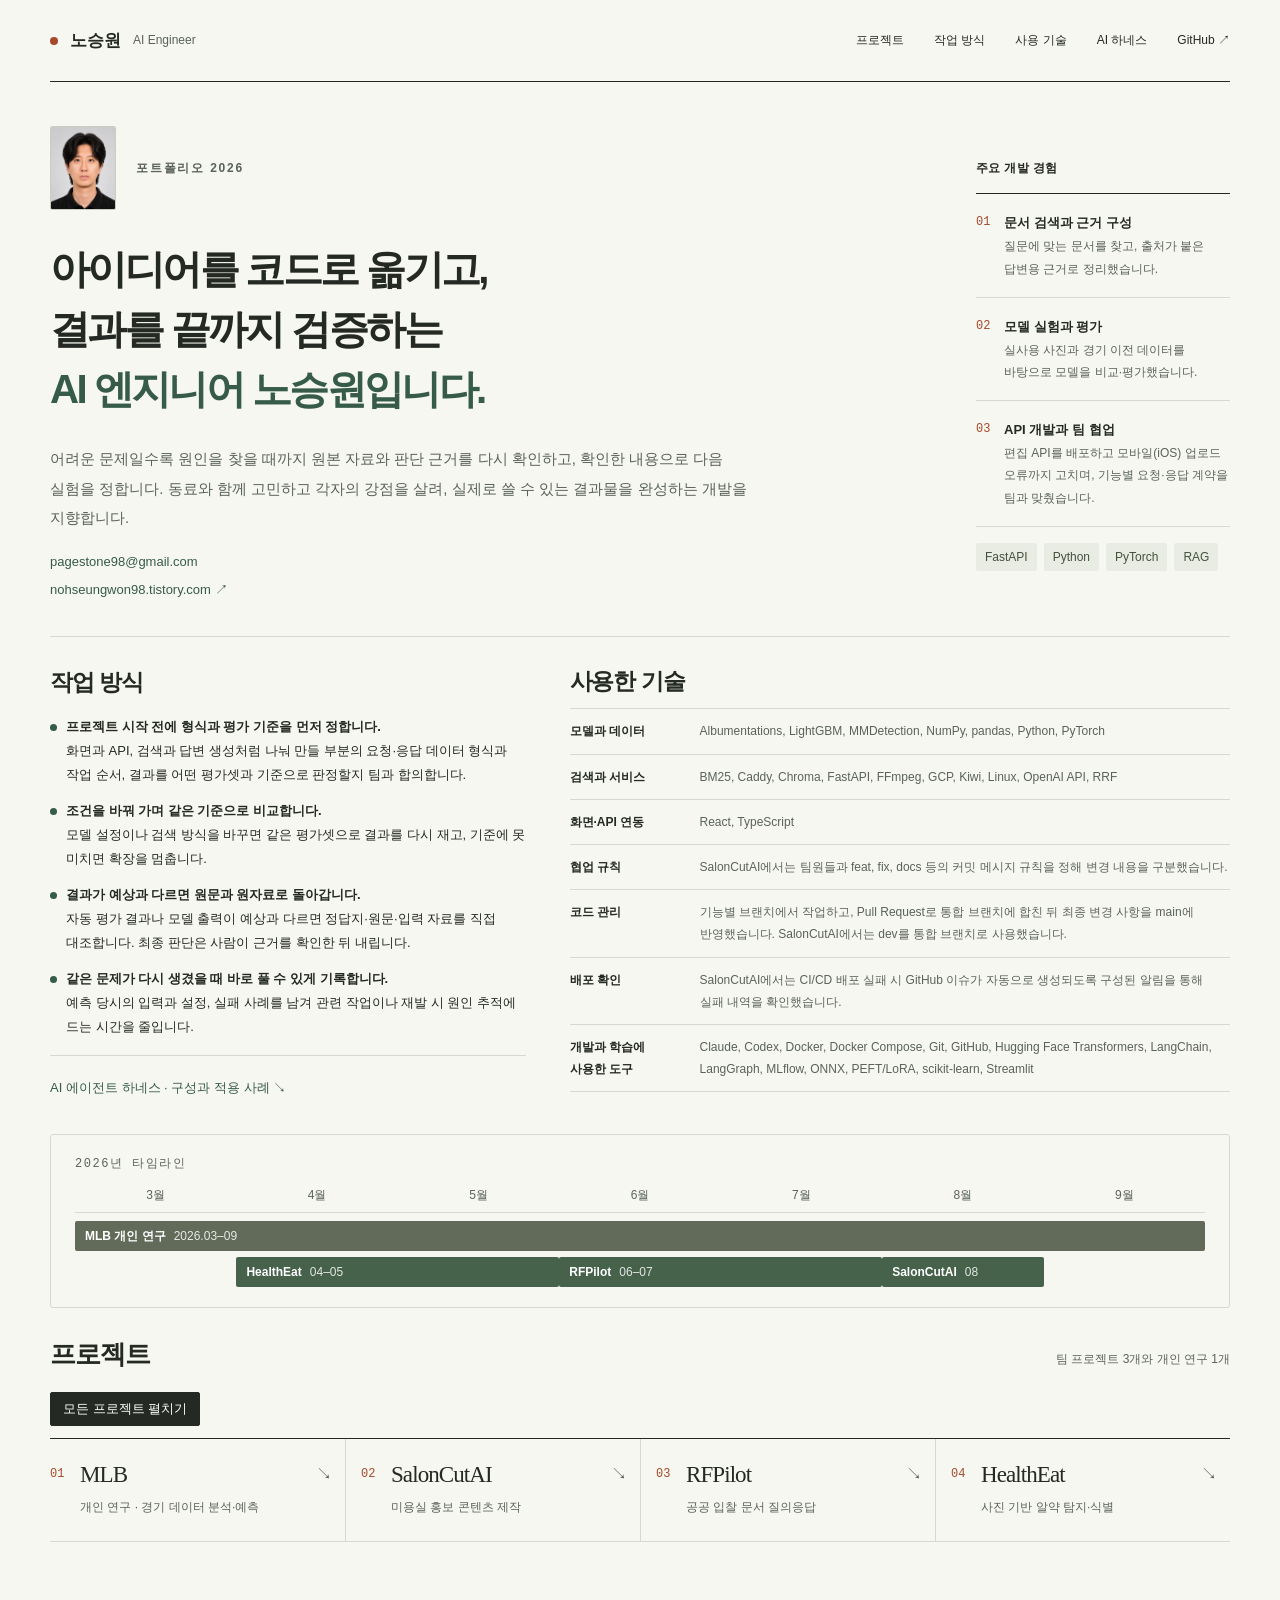
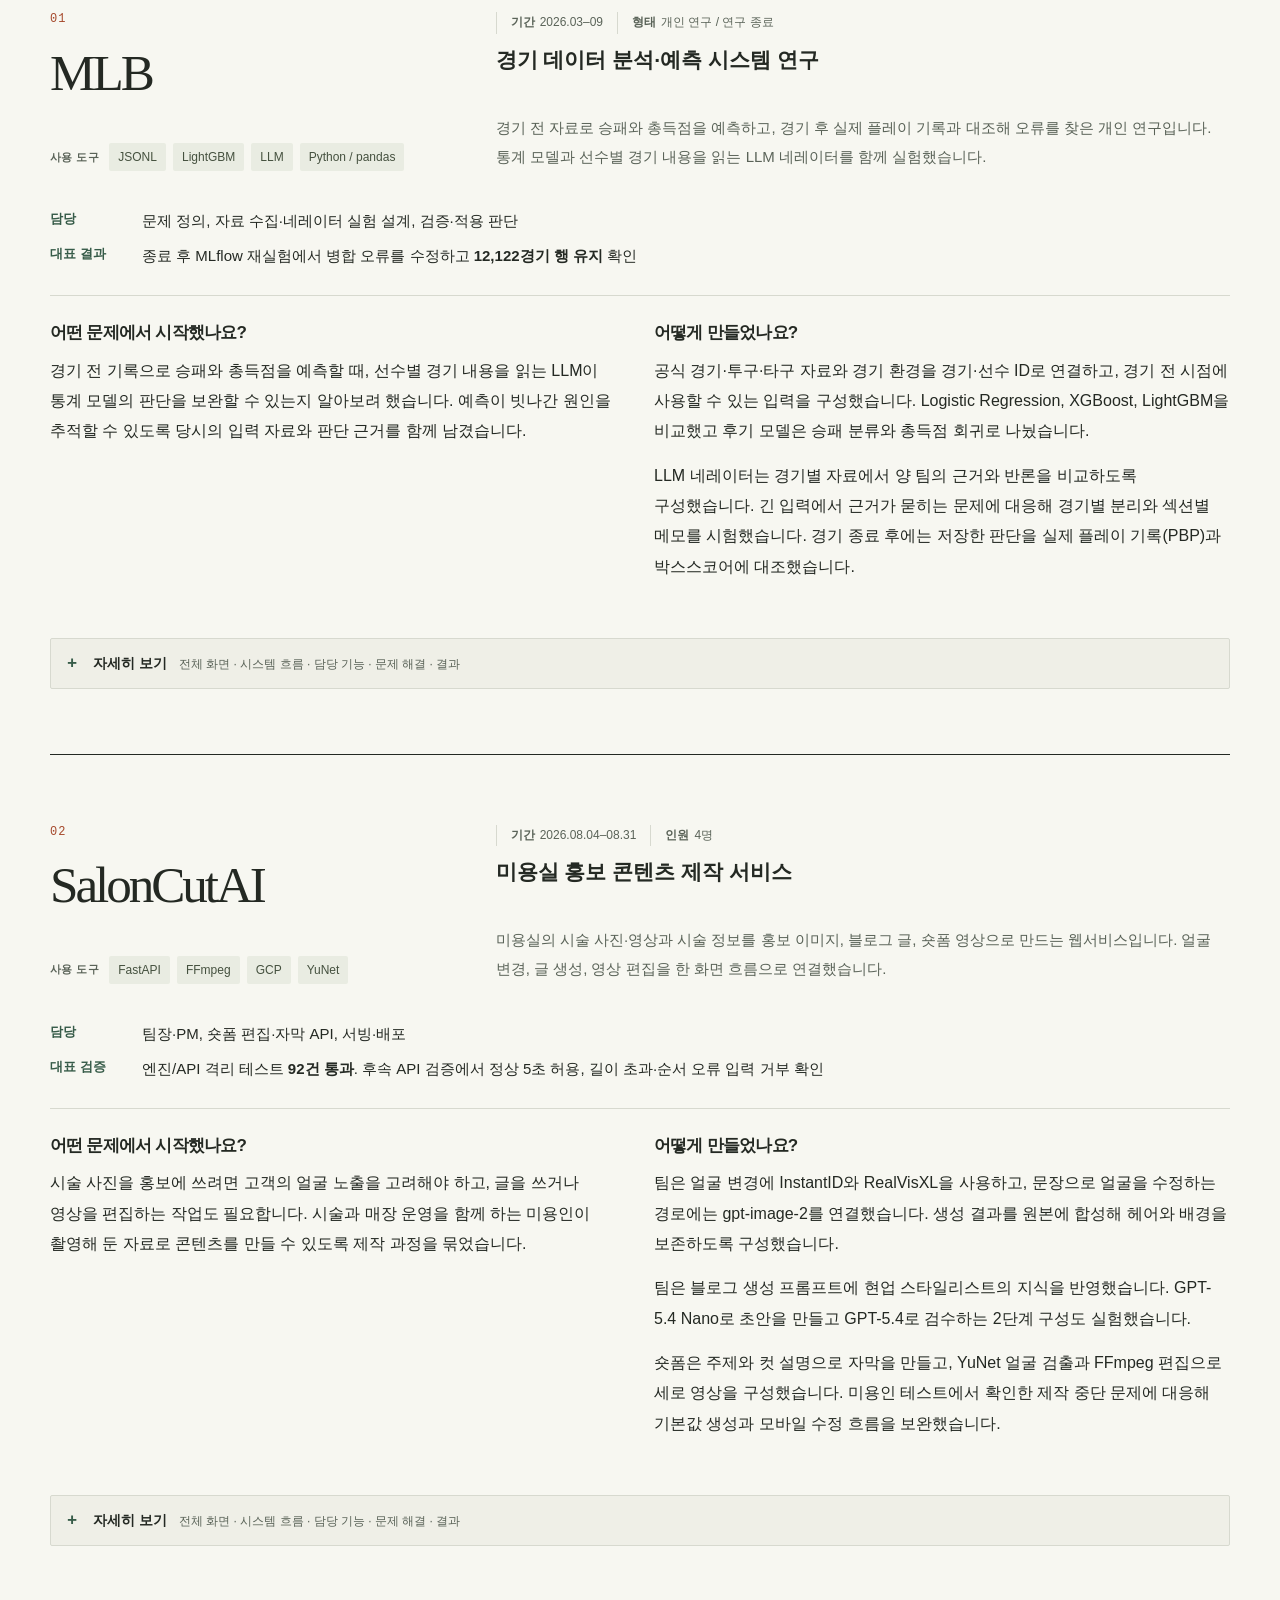
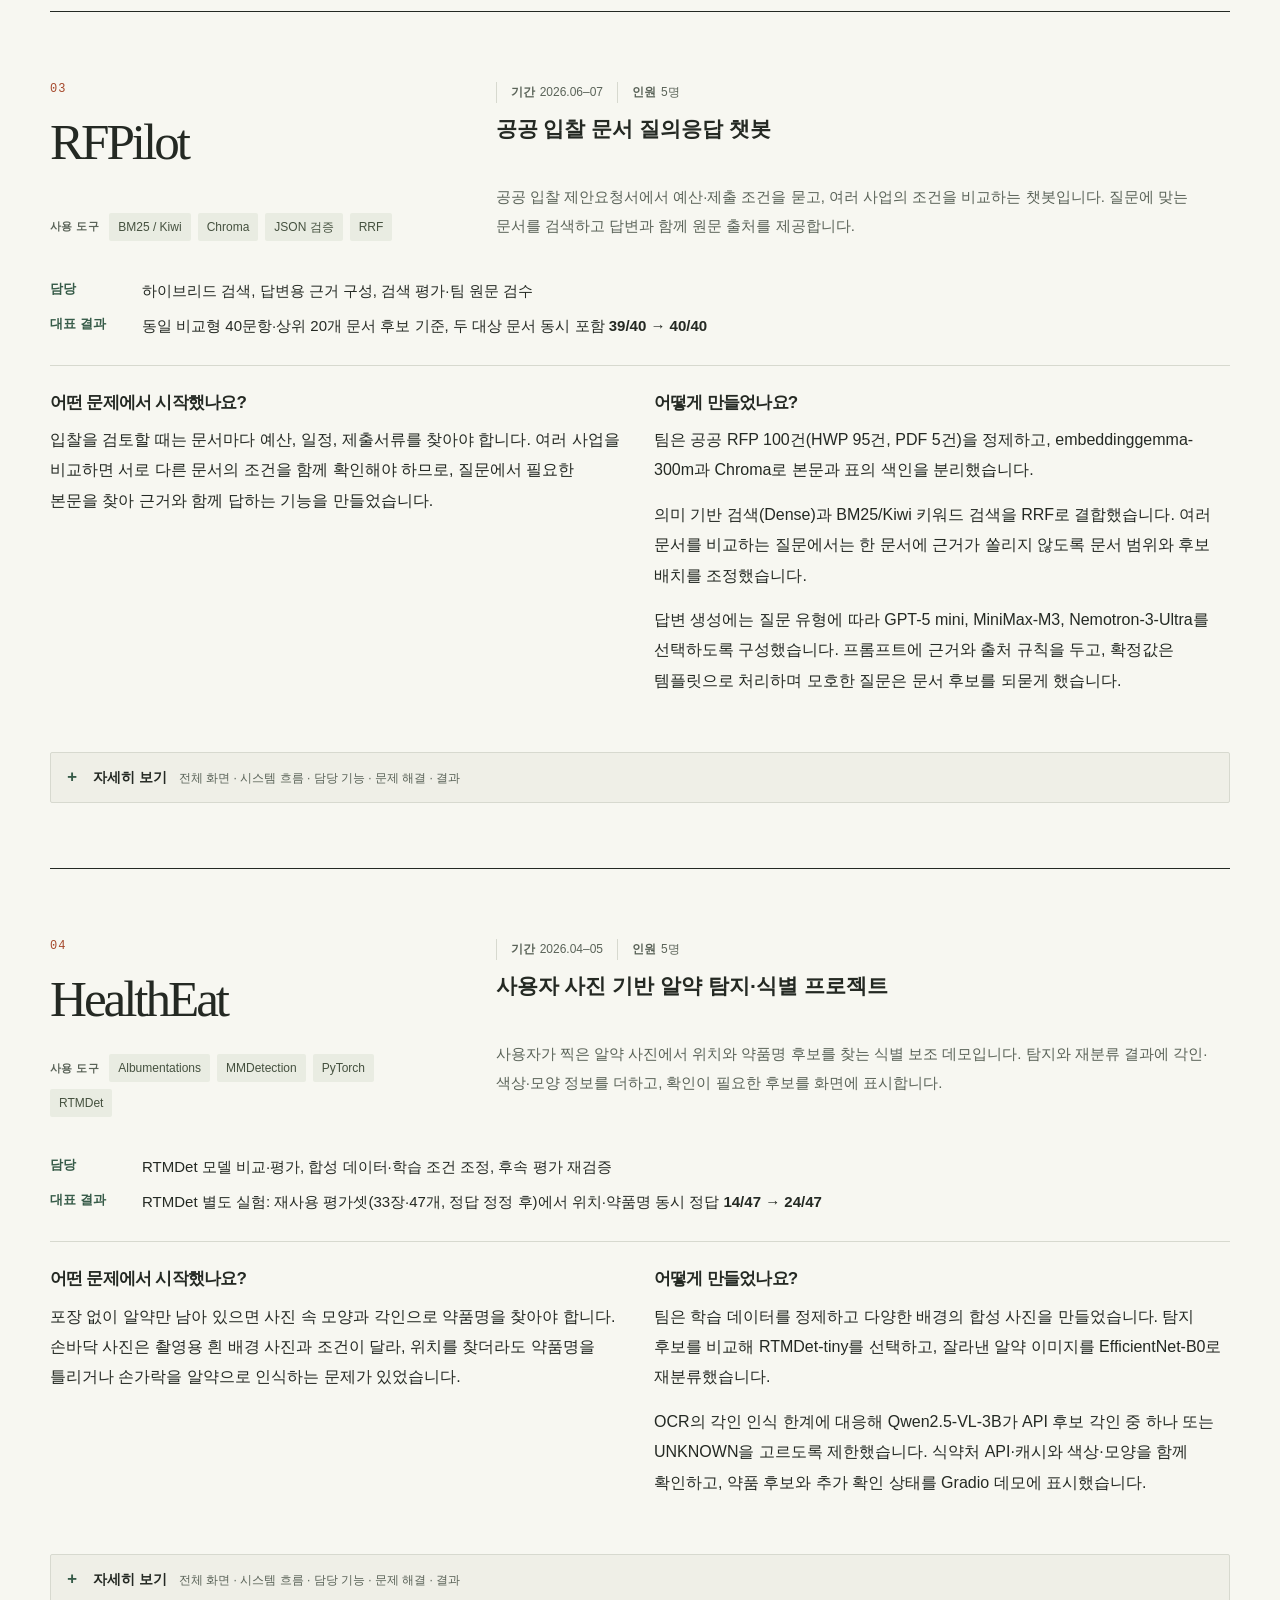
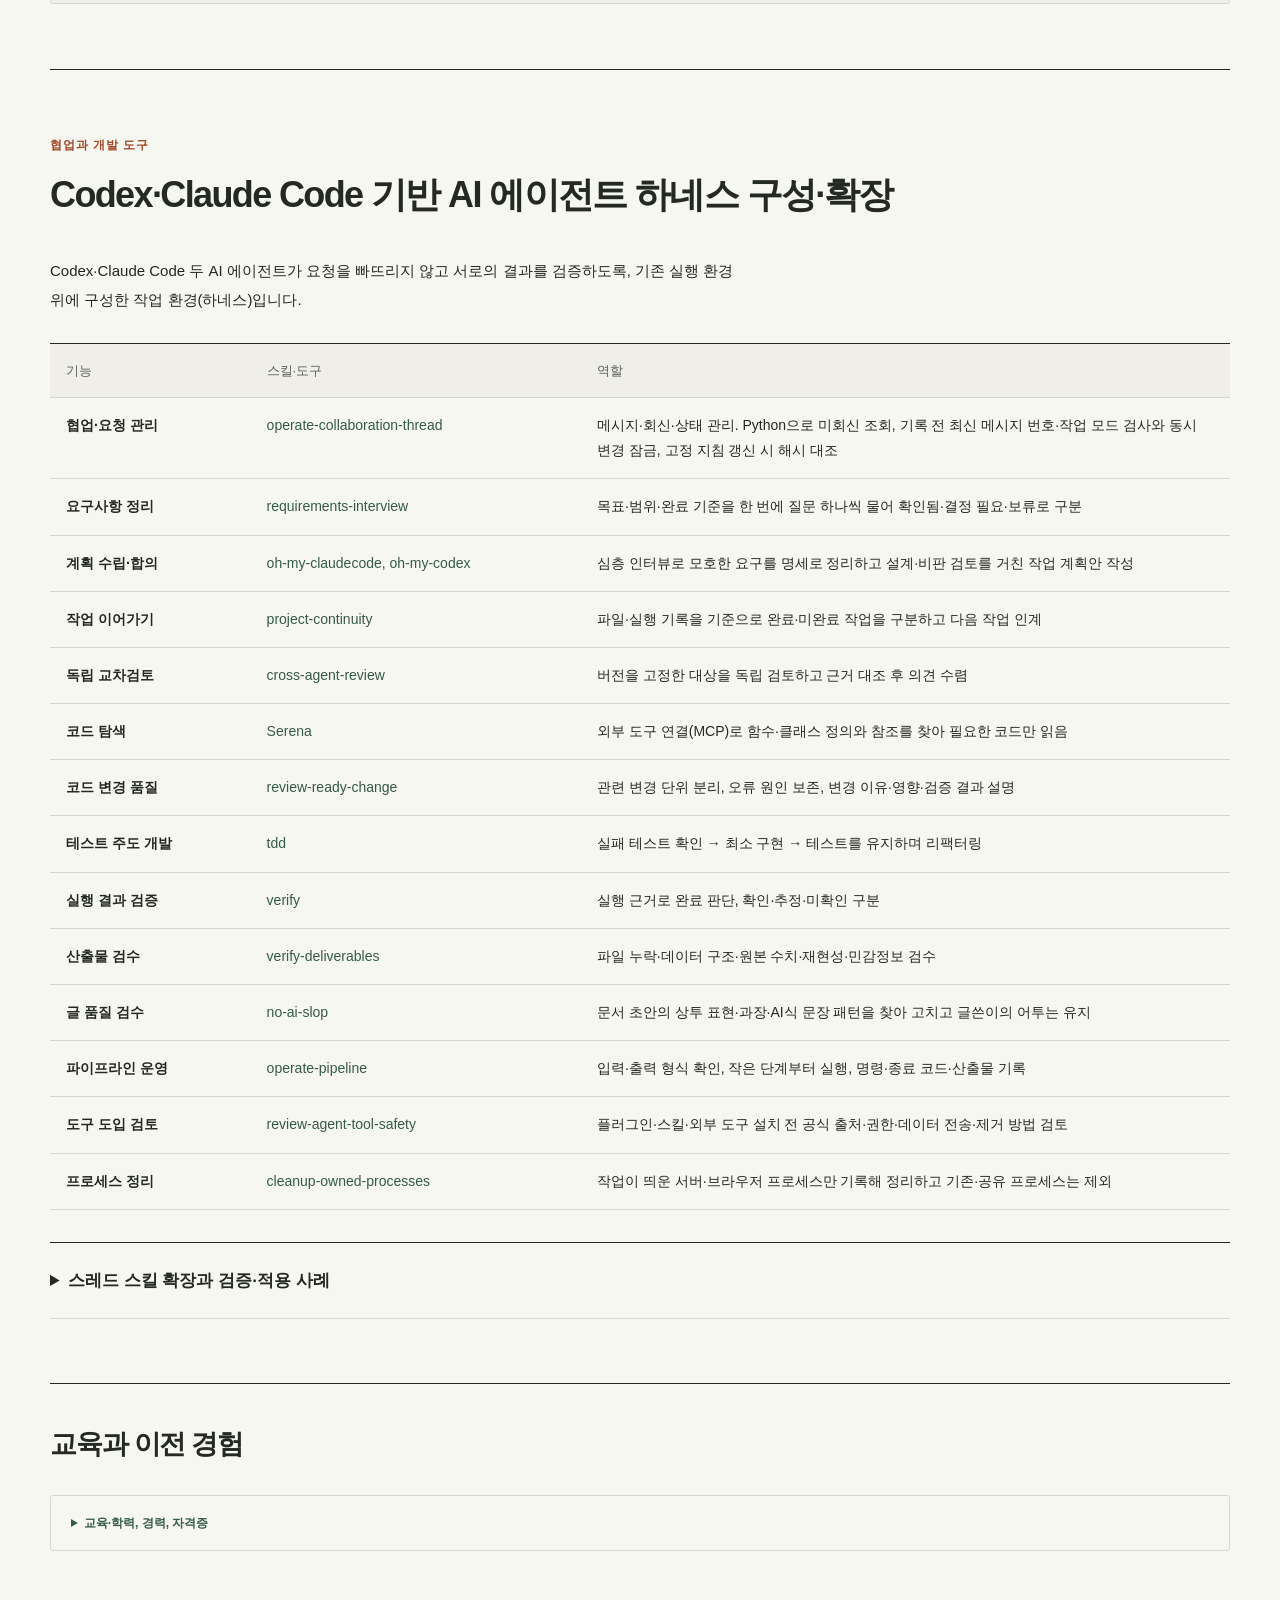
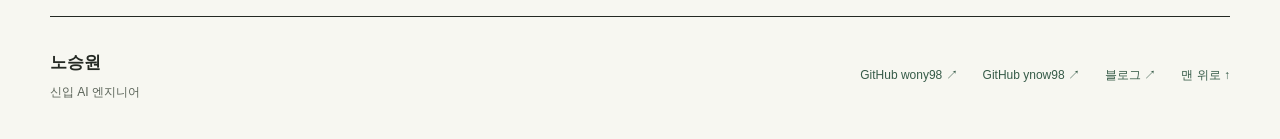
<file: index.html>
<!DOCTYPE html>

<html lang="ko">
<head>
<meta charset="utf-8"/>
<meta content="width=device-width, initial-scale=1" name="viewport"/>
<meta content="신입 AI 엔지니어 노승원의 포트폴리오. 숏폼 편집 서비스, 공공문서 검색, 야구 개인 연구, 알약 탐지 모델 실험의 작업물과 개발 경험입니다." name="description"/>
<title>노승원 | AI 엔지니어 포트폴리오</title>
<link href="styles.css" rel="stylesheet"/>
<link href="design.css" rel="stylesheet"/><link href="feedback.css" rel="stylesheet"/>
<script defer="" src="view.js"></script>
<link href="mentor.css?v=20261026-project-summary" rel="stylesheet"/>
<link href="agent-work.css" rel="stylesheet"/></head>
<body class="editorial-design">
<a class="skip" href="#main">본문으로 이동</a>
<header class="site-header"><a class="identity" href="#main">노승원<span>AI Engineer</span></a><nav aria-label="주 메뉴"><a href="#projects">프로젝트</a><a href="#approach">작업 방식</a><a href="#skills">사용 기술</a><a href="#agent-work">AI 하네스</a><a href="https://github.com/wony98" rel="noopener noreferrer" target="_blank">GitHub ↗</a></nav></header>
<main id="main">
<section aria-labelledby="intro-title" class="hero">
<div>
<div class="hero-byline"><figure class="hero-portrait"><img alt="노승원 증명사진" decoding="async" height="1422" src="assets/noh-seungwon-portrait.png" width="1106"/></figure><p class="eyebrow">포트폴리오 2026</p></div><h1 id="intro-title">아이디어를 코드로 옮기고,<br/>결과를 끝까지 검증하는<br/><span>AI 엔지니어 노승원입니다.</span></h1><p class="intro">어려운 문제일수록 원인을 찾을 때까지 원본 자료와 판단 근거를 다시 확인하고, 확인한 내용으로 다음 실험을 정합니다. 동료와 함께 고민하고 각자의 강점을 살려, 실제로 쓸 수 있는 결과물을 완성하는 개발을 지향합니다.</p><p class="contact-email"><a href="mailto:pagestone98@gmail.com">pagestone98@gmail.com</a></p><p class="contact-email contact-blog"><a href="https://nohseungwon98.tistory.com/" rel="noopener noreferrer" target="_blank">nohseungwon98.tistory.com ↗</a></p></div>
<div class="hero-side">
<aside class="hero-note"><span class="note-label">주요 개발 경험</span><p><strong>문서 검색과 근거 구성</strong><br/>질문에 맞는 문서를 찾고, 출처가 붙은 답변용 근거로 정리했습니다.</p><p><strong>모델 실험과 평가</strong><br/>실사용 사진과 경기 이전 데이터를 바탕으로 모델을 비교·평가했습니다.</p><p><strong>API 개발과 팀 협업</strong><br/>편집 API를 배포하고 모바일(iOS) 업로드 오류까지 고치며, 기능별 요청·응답 계약을 팀과 맞췄습니다.</p><div class="tags"><span>FastAPI</span><span>Python</span><span>PyTorch</span><span>RAG</span></div></aside>
</div>
</section>
<div class="intro-context"><section aria-labelledby="approach-title" class="approach" id="approach"><h2 id="approach-title">작업 방식</h2><div class="approach-grid"><ul class="how-list">
<li><b>프로젝트 시작 전에 형식과 평가 기준을 먼저 정합니다.</b>화면과 API, 검색과 답변 생성처럼 나눠 만들 부분의 요청·응답 데이터 형식과 작업 순서, 결과를 어떤 평가셋과 기준으로 판정할지 팀과 합의합니다.</li>
<li><b>조건을 바꿔 가며 같은 기준으로 비교합니다.</b>모델 설정이나 검색 방식을 바꾸면 같은 평가셋으로 결과를 다시 재고, 기준에 못 미치면 확장을 멈춥니다.</li>
<li><b>결과가 예상과 다르면 원문과 원자료로 돌아갑니다.</b>자동 평가 결과나 모델 출력이 예상과 다르면 정답지·원문·입력 자료를 직접 대조합니다. 최종 판단은 사람이 근거를 확인한 뒤 내립니다.</li>
<li><b>같은 문제가 다시 생겼을 때 바로 풀 수 있게 기록합니다.</b>예측 당시의 입력과 설정, 실패 사례를 남겨 관련 작업이나 재발 시 원인 추적에 드는 시간을 줄입니다.</li>
<li class="agent-jump"><a href="#agent-work">AI 에이전트 하네스 · 구성과 적용 사례 <span aria-hidden="true">↘</span></a></li>
</ul></div></section><section aria-labelledby="skills-title" class="skills" id="skills"><h2 id="skills-title">사용한 기술</h2><div class="tool-rows"><div><h3>모델과 데이터</h3><p>Albumentations, LightGBM, MMDetection, NumPy, pandas, Python, PyTorch</p></div><div><h3>검색과 서비스</h3><p>BM25, Caddy, Chroma, FastAPI, FFmpeg, GCP, Kiwi, Linux, OpenAI API, RRF</p></div><div><h3>화면·API 연동</h3><p>React, TypeScript</p></div><div><h3>협업 규칙</h3><p>SalonCutAI에서는 팀원들과 feat, fix, docs 등의 커밋 메시지 규칙을 정해 변경 내용을 구분했습니다.</p></div><div><h3>코드 관리</h3><p>기능별 브랜치에서 작업하고, Pull Request로 통합 브랜치에 합친 뒤 최종 변경 사항을 main에 반영했습니다. SalonCutAI에서는 dev를 통합 브랜치로 사용했습니다.</p></div><div><h3>배포 확인</h3><p>SalonCutAI에서는 CI/CD 배포 실패 시 GitHub 이슈가 자동으로 생성되도록 구성된 알림을 통해 실패 내역을 확인했습니다.</p></div><div><h3>개발과 학습에 사용한 도구</h3><p>Claude, Codex, Docker, Docker Compose, Git, GitHub, Hugging Face Transformers, LangChain, LangGraph, MLflow, ONNX, PEFT/LoRA, scikit-learn, Streamlit</p></div></div></section></div>
<section aria-labelledby="tl-title" class="timeline">
<div class="tl-head"><p class="eyebrow" id="tl-title">2026년 타임라인</p></div>
<div aria-hidden="true" class="tl-months"><span>3월</span><span>4월</span><span>5월</span><span>6월</span><span>7월</span><span>8월</span><span>9월</span></div>
<div class="tl-rows">
<a aria-label="MLB 개인 연구, 2026년 3월부터 9월" class="solo" href="#mlb" style="grid-column:1/8;grid-row:1">MLB 개인 연구 <small>2026.03–09</small></a>
<a aria-label="HealthEat, 2026년 4월부터 5월" href="#healtheat" style="grid-column:2/4;grid-row:2">HealthEat <small>04–05</small></a>
<a aria-label="RFPilot, 2026년 6월부터 7월" href="#rfpilot" style="grid-column:4/6;grid-row:2">RFPilot <small>06–07</small></a>
<a aria-label="SalonCutAI, 2026년 8월" href="#salon" style="grid-column:6/7;grid-row:2"><span class="tl-full">SalonCutAI</span><span class="tl-short">Salon</span> <small>08</small></a>
</div>
</section>
<section aria-labelledby="projects-title" class="project-index" id="projects">
<div class="section-heading"><div><h2 id="projects-title">프로젝트</h2></div><p>팀 프로젝트 3개와 개인 연구 1개</p></div>
<p class="fold-controls"><button class="fold-all" data-mode="open" type="button">모든 프로젝트 펼치기</button></p>
<nav aria-label="프로젝트 바로가기" class="project-list"><a href="#mlb"><span class="index-number">01</span><span><strong>MLB</strong><small>개인 연구 · 경기 데이터 분석·예측</small></span><span class="index-kind">개인 연구</span><span aria-hidden="true">↘</span></a>
<a href="#salon"><span class="index-number">02</span><span><strong>SalonCutAI</strong><small>미용실 홍보 콘텐츠 제작</small></span><span class="index-kind">팀 / API·서빙·PM</span><span aria-hidden="true">↘</span></a>
<a href="#rfpilot"><span class="index-number">03</span><span><strong>RFPilot</strong><small>공공 입찰 문서 질의응답</small></span><span class="index-kind">팀 / Retrieval</span><span aria-hidden="true">↘</span></a>
<a href="#healtheat"><span class="index-number">04</span><span><strong>HealthEat</strong><small>사진 기반 알약 탐지·식별</small></span><span class="index-kind">팀 / 모델 실험</span><span aria-hidden="true">↘</span></a></nav>
</section>
<article aria-labelledby="mlb-title" class="case" id="mlb">
<header class="case-header"><p class="eyebrow">01</p><h2 id="mlb-title">MLB</h2><p class="case-purpose">경기 데이터 분석·예측 시스템 연구</p><p class="case-lead">경기 전 자료로 승패와 총득점을 예측하고, 경기 후 실제 플레이 기록과 대조해 오류를 찾은 개인 연구입니다. 통계 모델과 선수별 경기 내용을 읽는 LLM 네레이터를 함께 실험했습니다.</p><p class="meta"><span class="meta-item"><b class="meta-k">기간</b>2026.03–09</span><span class="meta-item"><b class="meta-k">형태</b>개인 연구 / 연구 종료</span></p><div class="tags"><span class="chips-k">사용 도구</span><span>JSONL</span><span>LightGBM</span><span>LLM</span><span>Python / pandas</span></div></header><dl class="case-snapshot" aria-label="MLB 담당과 대표 결과"><div><dt>담당</dt><dd>문제 정의, 자료 수집·네레이터 실험 설계, 검증·적용 판단</dd></div><div><dt>대표 결과</dt><dd>종료 후 MLflow 재실험에서 병합 오류를 수정하고 <strong>12,122경기 행 유지</strong> 확인</dd></div></dl>
<section aria-label="MLB 문제와 접근" class="project-overview"><div><h3>어떤 문제에서 시작했나요?</h3><p>경기 전 기록으로 승패와 총득점을 예측할 때, 선수별 경기 내용을 읽는 LLM이 통계 모델의 판단을 보완할 수 있는지 알아보려 했습니다. 예측이 빗나간 원인을 추적할 수 있도록 당시의 입력 자료와 판단 근거를 함께 남겼습니다.</p></div><div><h3>어떻게 만들었나요?</h3><p>공식 경기·투구·타구 자료와 경기 환경을 경기·선수 ID로 연결하고, 경기 전 시점에 사용할 수 있는 입력을 구성했습니다. Logistic Regression, XGBoost, LightGBM을 비교했고 후기 모델은 승패 분류와 총득점 회귀로 나눴습니다.</p><p>LLM 네레이터는 경기별 자료에서 양 팀의 근거와 반론을 비교하도록 구성했습니다. 긴 입력에서 근거가 묻히는 문제에 대응해 경기별 분리와 섹션별 메모를 시험했습니다. 경기 종료 후에는 저장한 판단을 실제 플레이 기록(PBP)과 박스스코어에 대조했습니다.</p></div></section>
<details class="case-fold" id="mlb-fold"><summary aria-label="MLB 개인 연구 상세 내용 펼치기"><span class="fold-label"><span class="fold-when-closed">자세히 보기</span><span class="fold-when-open">접기</span></span><span class="fold-hint">전체 화면 · 시스템 흐름 · 담당 기능 · 문제 해결 · 결과</span></summary><div class="case-fold-body">
<h3 class="block-label">연구 결과물</h3>
<div class="service-output">
<div class="stack">
<div class="research-artifact" style="margin-bottom:0"><div class="artifact-heading"><span class="small-label">데이터 수집부터 경기 후 결과 대조까지</span><a href="https://github.com/wony98/mlb-prediction-error-analysis/blob/1ed4e673a734dd1495a81aa56d78e1c5a4c6d3bb/docs/RESEARCH_REPORT.md" rel="noopener noreferrer" target="_blank">보고서 원문 ↗</a></div><div class="research-steps"><div><span>01 / 데이터</span><h3>경기 전 시점으로 맞추기</h3><p>투수 누적 기록에서 당일 결과를 제외하고, 미래 정보를 보지 않는 시간순 평가로 구성</p></div><div><span>02 / 분석</span><h3>플레이의 맥락 읽기</h3><p>끝난 경기의 PBP를 읽고, 선발·불펜·타자 누적 지표와 연결하는 네레이터 추가</p></div><div><span>03 / 결과 대조</span><h3>입력과 판단을 대조하기</h3><p>예측 당시 입력을 남겨 경기 후 실제 플레이와 비교하고, 판단이 달라지는 이유 조사</p></div></div></div>
<div class="minitable"><table class="plain"><caption>승패 모델의 시간순 평가 설계 (공개용 사본 기준)</caption><thead><tr><th scope="col">구간</th><th scope="col">용도</th><th scope="col">규모</th></tr></thead><tbody><tr><td>2021~2023</td><td>학습</td><td>—</td></tr><tr><td>2024</td><td>검증</td><td>—</td></tr><tr><td>2025</td><td>테스트</td><td>2,416경기</td></tr></tbody></table></div>
</div>

</div><section class="whole-pipeline" id="mlb-system"><h3 class="block-label">전체 파이프라인</h3><figure><a href="assets/system-flows/mlb.svg" rel="noopener noreferrer" target="_blank"><img alt="MLB 입력부터 출력까지 전체 파이프라인" loading="lazy" src="assets/system-flows/mlb.svg"/></a><figcaption>수집부터 경기 후 검증까지의 연구 흐름입니다. 세부 모델·네레이터 구현은 시기별로 달라, 아래 상세 자료에서 각 실험을 나눠 설명합니다. <a href="assets/system-flows/mlb.svg" rel="noopener noreferrer" target="_blank">확대 보기 ↗</a> · <a href="assets/system-flows/mlb.mmd">Mermaid 원문</a></figcaption></figure></section><section class="contribution-intro"><h3 class="block-label">담당한 기능</h3><p>자료 수집 범위와 실험 목표, 검증 기준을 정하고 결과를 확인해 적용·중단 여부를 결정했습니다. 모델 입력 시점, 경기별 네레이터 구성과 오류 분석을 개인 연구로 진행했습니다.</p><div aria-label="맡은 역할" class="role-line role-chips"><span class="chips-k">맡은 역할</span><span class="chip">개인 연구 · 1인</span><span class="chip">자료 수집·입력 구성</span><span class="chip">모델·네레이터 실험</span><span class="chip">평가와 적용·중단 판단</span></div></section>
<h3 class="block-label">구현과 실험</h3>
<div class="features">
<div><h4>자료 연결과 점검</h4><p>경기와 선수 ID를 연결한 뒤 조인 중복, 단위, 결측을 확인했습니다. 예측에 쓸 투수 기록은 당일 결과를 제외한 값으로 구분했습니다.</p></div>
<div><h4>경기별 입력과 추론 분리</h4><p>경기별 메모장과 관련 자료를 나눠 한 경기씩 분석하도록 했습니다. 수집한 선수 자료가 최종 입력에서 빠졌는지도 대조했습니다.</p></div>
<div><h4>예측 당시 기록 보관</h4><p>경기 후 틀린 판단을 조사할 수 있도록, 입력과 모델 정보, 해시, 변수별 기여도를 예측 직후 함께 남기는 방식을 채택했습니다.</p></div>
<div><h4>판정 방식 비교와 확장 여부 결정</h4><p>각 경기에서 같은 LLM을 분리해 두 번 실행하고, 같은 근거에 대한 판정을 비교했습니다. 판정 일치도가 내부 기준에 못 미쳐 이 방식의 비교 확장을 멈췄습니다.</p></div>
</div>
<section class="project-result"><h3 class="block-label">프로젝트 결과</h3><p>예측 당시 입력과 경기 후 자료를 구분해 오류를 조사할 수 있게 했습니다. 다만 서로 충돌하는 근거를 종합해 새 경기의 승리 팀을 일관되게 판단하는 기준은 해결하지 못했습니다.</p><p>종료 후 재실험에서 기존 누수 판정 규칙으로 선별한 피처 세트를 같은 분할에서 비교하고 실행 설정과 결과를 MLflow로 추적했습니다. 규칙 탐지 열을 뺀 모델은 이 분할에서 시장가격 환산 확률과 같은 수준(test AUC 0.58)이었습니다.</p></section>
<section class="mlflow-evidence" id="mlb-mlflow" aria-labelledby="mlb-mlflow-title">
<h3 class="block-label" id="mlb-mlflow-title">MLflow 실험 기록</h3>
<figure><a href="assets/mlflow/mlb-runs.png" target="_blank" rel="noopener noreferrer"><img src="assets/mlflow/mlb-runs.png" width="1500" height="900" loading="lazy" alt="MLflow에 기록한 MLB 모델 실험 10건과 시장가격 환산 확률 참고 기록 1건의 실행 목록"/></a><figcaption><strong>설정별 실행을 한곳에 기록</strong><p>승패·총득점 모델 실험 10건과 참고 기록 1건입니다. 2026년 10월 23일 재실행한 결과로, 각 실행에 설정·지표·산출물을 함께 남겼습니다.</p><a href="assets/mlflow/mlb-runs.png" target="_blank" rel="noopener noreferrer">실행 목록 크게 보기 ↗</a></figcaption></figure>
<figure><a href="assets/mlflow/mlb-auc-comparison.png" target="_blank" rel="noopener noreferrer"><img src="assets/mlflow/mlb-auc-comparison.png" width="1495" height="572" loading="lazy" alt="같은 데이터 분할에서 규칙이 탐지한 누수 피처를 포함한 세트와 제거한 세트의 test AUC 비교 그래프"/></a><figcaption><strong>누수 피처를 빼면 결과가 어떻게 달라지는지 비교</strong><p>저장된 실험 결과(CSV)로 만든 그래프입니다. 빨강은 규칙 탐지 열을 포함한 세트, 파랑은 해당 열을 제거한 세트입니다. 세로축은 0이 아닌 0.40부터 시작합니다.</p><a href="assets/mlflow/mlb-auc-comparison.png" target="_blank" rel="noopener noreferrer">비교 그래프 크게 보기 ↗</a></figcaption></figure>
</section>
<section aria-labelledby="mlb-evidence-title" class="outcome">
<h3 class="block-label">평가 결과와 조건</h3>
<div class="nums">
<div><span class="small-label">2025년 시간순 테스트</span><p class="n">2,416<span>경기</span></p><p>2021~2023년 학습, 2024년 검증을 거친 승패 모델의 테스트 규모입니다. 이후 전체 기간 재학습 모델과 구분했습니다.</p></div>
<div><span class="small-label">같은 LLM의 두 실행 간 판정 일치도</span><p class="n">0.524 <span>/ 이번 실험 통과 기준 0.60</span></p><p>경기마다 같은 LLM을 따로 실행해 ‘예측할 만큼 근거가 충분한지’에 대한 두 판정을 비교했습니다. 우연히 답이 같을 가능성을 보정한 일치도입니다(Cohen's kappa).</p></div>
<div><span class="small-label">일치도 계산에 사용한 판정 표본</span><p class="n">10<span>쌍 / 5경기 × 승패·총득점</span></p><p>경기마다 승패·총득점 판정을 짝지은 표본입니다. 이 10쌍으로 κ를 계산했으며, 기준 미달로 계획했던 96경기 비교는 진행하지 않았습니다.</p></div>
</div>
<p class="measure-note mlb-run-scope">실험 전체는 24회 추론으로 기록됐습니다. 위 κ는 경기별 두 실행에서 얻은 판정 10쌍으로 계산했으며, 전체 호출 횟수를 계산 표본 수로 세지 않았습니다.</p>
<div class="evidence" id="mlb-evidence"><h3 id="mlb-evidence-title">자료와 코드</h3><div class="evidence-links"><a href="https://github.com/wony98/mlb-prediction-error-analysis/blob/1ed4e673a734dd1495a81aa56d78e1c5a4c6d3bb/docs/RESEARCH_REPORT.md" rel="noopener noreferrer" target="_blank"><span>개인 연구</span>연구 보고서 ↗</a><a href="https://github.com/wony98/mlb-prediction-error-analysis/blob/1ed4e673a734dd1495a81aa56d78e1c5a4c6d3bb/src/_mlb_sp_asof_clean.py#L26-L49" rel="noopener noreferrer" target="_blank"><span>데이터 시점 수정</span>당일 기록 제외 코드 ↗</a><a href="https://github.com/wony98/mlb-prediction-error-analysis/blob/1ed4e673a734dd1495a81aa56d78e1c5a4c6d3bb/docs/RESEARCH_REPORT.md#%ED%8C%90%EB%8B%A8-%EC%9D%BC%EA%B4%80%EC%84%B1%EA%B3%BC-%EB%B3%B4%EB%A5%98%EB%8F%84-%EB%B3%84%EB%8F%84%EB%A1%9C-%EC%8B%9C%ED%97%98%ED%96%88%EB%8B%A4" rel="noopener noreferrer" target="_blank"><span>기준과 결과</span>판단 일치도와 실험 중단 기록 ↗</a><a href="https://github.com/wony98/mlb-prediction-error-analysis/blob/1ed4e673a734dd1495a81aa56d78e1c5a4c6d3bb/src/README.md" rel="noopener noreferrer" target="_blank"><span>발췌 소스 안내</span>소스 위치와 포함 범위 ↗</a><a href="https://github.com/wony98/mlb-prediction-error-analysis/blob/28c7e79188ab0613f762be5e9f08194358999c2a/docs/mlflow_leakage_experiment.md" rel="noopener noreferrer" target="_blank"><span>종료 후 재실험</span>MLflow 추적 기록 ↗</a></div><a class="repo-link" href="https://github.com/wony98/mlb-prediction-error-analysis" rel="noopener noreferrer" target="_blank">MLB GitHub ↗</a></div>
</section><section class="project-effect" aria-labelledby="mlb-effect-title"><h3 class="block-label" id="mlb-effect-title">기대 효과</h3><p>경기별 자료를 수작업으로 모으고 비교하는 부담을 줄이고, 예측 근거와 실제 플레이를 대조하며 분석 기준을 검증·개선하는 후속 연구에 활용할 수 있을 것으로 기대합니다.</p></section>
<div class="case-depth-body mlb-visible-body" id="mlb-details"><section class="mlb-originals mlb-featured" id="mlb-diagrams"><h3 class="block-label">연구 구조도와 구현 문서</h3><div class="details-body">
<div class="mlb-doc-links">
<a href="https://github.com/wony98/mlb-prediction-error-analysis/blob/1ed4e673a734dd1495a81aa56d78e1c5a4c6d3bb/docs/NARRATOR_ARCHITECTURE.md" rel="noopener noreferrer" target="_blank">네레이터와 긴 입력 대응 ↗</a>
<a href="https://github.com/wony98/mlb-prediction-error-analysis/blob/1ed4e673a734dd1495a81aa56d78e1c5a4c6d3bb/docs/JUDGMENT_CRITERIA.md" rel="noopener noreferrer" target="_blank">판단기준 추출과 적용 ↗</a>
<a href="https://github.com/wony98/mlb-prediction-error-analysis/blob/1ed4e673a734dd1495a81aa56d78e1c5a4c6d3bb/docs/ML_ARCHITECTURE.md" rel="noopener noreferrer" target="_blank">머신러닝 학습과 예측 ↗</a>
</div>
<div class="mlb-diagram-gallery">
<figure><a href="assets/mlb-details/narrator-detail.svg" rel="noopener noreferrer" target="_blank"><img alt="네레이터의 과거 경기 기록 누적, 경기 전 입력 구성, 경기별 추론과 결과 대조 구조" height="4425" loading="lazy" src="assets/mlb-details/narrator-detail.svg" width="2576"/></a><figcaption><b>네레이터 전체 구조</b><a href="assets/mlb-details/narrator-detail.svg" rel="noopener noreferrer" target="_blank">SVG 확대 ↗</a> · <a href="assets/mlb-details/narrator-detail.mmd" rel="noopener noreferrer" target="_blank">Mermaid 원문 ↗</a></figcaption></figure>
<figure><a href="assets/mlb-details/narrator-context-detail.svg" rel="noopener noreferrer" target="_blank"><img alt="입력 도달 검사, 경기별 메모장, 상단 배치 실험과 섹션별 중간 기록을 나눠 보여주는 구조" height="5251" loading="lazy" src="assets/mlb-details/narrator-context-detail.svg" width="1657"/></a><figcaption><b>긴 입력 대응 방법</b><a href="assets/mlb-details/narrator-context-detail.svg" rel="noopener noreferrer" target="_blank">SVG 확대 ↗</a> · <a href="assets/mlb-details/narrator-context-detail.mmd" rel="noopener noreferrer" target="_blank">Mermaid 원문 ↗</a></figcaption></figure>
<figure><a href="assets/mlb-details/criterion-extraction.svg" rel="noopener noreferrer" target="_blank"><img alt="종료 경기의 플레이와 사전자료에서 판단 방법, 필수조건과 무효화 조건을 추출하는 과정" height="2566" loading="lazy" src="assets/mlb-details/criterion-extraction.svg" width="1757"/></a><figcaption><b>판단기준 추출</b><a href="assets/mlb-details/criterion-extraction.svg" rel="noopener noreferrer" target="_blank">SVG 확대 ↗</a> · <a href="assets/mlb-details/criterion-extraction.mmd" rel="noopener noreferrer" target="_blank">Mermaid 원문 ↗</a></figcaption></figure>
<figure><a href="assets/mlb-details/criterion-application.svg" rel="noopener noreferrer" target="_blank"><img alt="과거 참고 사례 사용, 날짜를 제한한 기준 검색, 별도 조건 대조와 양 팀 경로 비교 실험" height="2111" loading="lazy" src="assets/mlb-details/criterion-application.svg" width="2486"/></a><figcaption><b>판단기준 검색과 적용</b><a href="assets/mlb-details/criterion-application.svg" rel="noopener noreferrer" target="_blank">SVG 확대 ↗</a> · <a href="assets/mlb-details/criterion-application.mmd" rel="noopener noreferrer" target="_blank">Mermaid 원문 ↗</a></figcaption></figure>
<figure><a href="assets/mlb-details/ml-detail.svg" rel="noopener noreferrer" target="_blank"><img alt="경기 이전 학습 입력 구성, 시간순 평가, 별도의 최종 재학습과 예측 입력 보존 과정" height="3231" loading="lazy" src="assets/mlb-details/ml-detail.svg" width="1800"/></a><figcaption><b>머신러닝 학습과 예측</b><a href="assets/mlb-details/ml-detail.svg" rel="noopener noreferrer" target="_blank">SVG 확대 ↗</a> · <a href="assets/mlb-details/ml-detail.mmd" rel="noopener noreferrer" target="_blank">Mermaid 원문 ↗</a></figcaption></figure>
</div>
</div></section>
<h3 class="block-label" id="mlb-narrator-title">네레이터 분석 구조</h3>
<figure aria-labelledby="mlb-narrator-title" class="dg narrator-map" id="mlb-narrator">
<div class="narrator-inputs">
<div class="narrator-card"><span class="small-label">미리 쌓아 둔 기록</span><h4>과거 경기 내용과 선수별 기록</h4><p>종료 경기의 플레이 기록(PBP)을 읽고, 선수별 지표와 대조해 사전에 알 수 있던 근거와 사후 사건을 나눠 보관</p></div>
<div class="narrator-card"><span class="small-label">이번 경기 자료</span><h4>양 팀의 선수와 경기 조건</h4><p>선발·타순·불펜 사용량과 최근 기록<br/>부상·날씨·구장 정보</p></div>
</div>
<div aria-hidden="true" class="narrator-connector">↓</div>
<div class="narrator-stage"><span class="small-label">01 / 입력 구성</span><h4>경기별 메모장으로 묶기</h4><p>목표일 이전 기록과 당일 사전자료를 연결합니다. 상황이 비슷한 과거 판단 사례를 참고로 붙이고, 입력 파일의 식별값(해시)을 함께 남깁니다.</p></div>
<div aria-hidden="true" class="narrator-connector">↓</div>
<div class="narrator-comparison">
<div class="narrator-stage"><span class="small-label">02 / 경기별 분석</span><h4>양 팀 근거와 반론 비교</h4><p>각 경기를 독립적으로 분석합니다. 선발·타선·불펜·환경을 비교하고, 모델의 계산 근거도 참고해 승패와 총득점을 따로 판단합니다.</p></div>
<div aria-hidden="true" class="narrator-feed-arrow">←</div>
<div class="narrator-card narrator-model"><span class="small-label">별도 통계 모델 · LightGBM</span><h4>승패 확률과 예상 총득점</h4><p>예측 당시 입력과 변수별 기여도<br/>모델의 선택은 비교할 참고 자료</p></div>
</div>
<div aria-hidden="true" class="narrator-connector">↓</div>
<div class="narrator-result"><span class="small-label">03 / 결과 기록</span><div class="narrator-outputs"><div><b>승패 방향</b><p>양 팀 중 근거가 우세한 쪽</p></div><div><b>총득점 방향</b><p>기준점보다 많을지 적을지</p></div><div><b>근거와 반론</b><p>선택을 지지하거나 약화하는 자료</p></div><div><b>판단 보류</b><p>결론을 정하기 어려운 경우</p></div></div></div>
<div aria-hidden="true" class="narrator-connector">↓</div>
<div class="narrator-storage"><b>경기별 JSON 저장 → 결과 취합·검사</b><p>경기 ID, 입력 해시와 응답 형식을 코드로 검사하고 실패한 경기만 제한적으로 다시 처리합니다. 독립 LLM 검토는 실행 조건에 따라 별도로 적용합니다.</p></div>
<div class="loop"><b>경기 종료 후</b>: 저장한 예측과 근거를 실제 플레이 기록과 대조하고, 사전정보와 사후 사건을 나눠 다음 분석에 참고합니다.</div>
<figcaption><a href="assets/mlb-details/narrator-detail.svg" rel="noopener noreferrer" target="_blank">네레이터 상세 구조 크게 보기 ↗</a> · <a href="assets/mlb-architecture.png" rel="noopener noreferrer" target="_blank">전체 연구 구조 ↗</a></figcaption>
</figure>
<section aria-labelledby="mlb-input-title" class="mlb-development" id="mlb-input-design">
<h3 class="block-label" id="mlb-input-title">긴 입력에서 근거가 빠지는 문제</h3>
<p class="mlb-section-intro">수집한 선수 자료가 최종 입력에 빠지거나, 전달한 반대 근거를 최종 판단에서 다루지 않는 경우가 있었습니다. 긴 문맥 중간의 정보를 놓치는 Lost in the Middle을 의식해 입력 구성과 검토 방식을 바꿨습니다.</p>
<p class="mlb-group-label">도입한 구조</p>
<div class="mlb-method-grid">
<div><h4>원본 자료와 최종 입력 대조</h4><p>경기·선발·타순·선수별 자료 목록과 프롬프트를 비교해, 자료를 모은 뒤 전달 과정에서 빠진 항목을 찾았습니다.</p></div>
<div><h4>경기별 메모장과 독립 추론</h4><p>여러 경기를 한 번에 판단하던 입력을 나눴습니다. 한 경기의 사실과 참고 사례를 메모장으로 묶고, 경기마다 따로 분석하게 했습니다.</p></div>
</div>
<p class="mlb-group-label">추가로 시험한 방법</p>
<div class="mlb-method-grid mlb-trials">
<div><h4>핵심 근거를 앞부분에 재배치</h4><p>충돌하는 근거를 입력 앞에 다시 배치해 비교했습니다. 적중 건수가 늘지 않아 기본 적용은 보류했습니다.</p></div>
<div><h4>분야별 중간 판단 저장</h4><p>선발·타선·불펜 등 10개 섹션을 차례로 읽고, 근거와 반론을 JSON으로 저장했습니다. 최종 단계가 이 기록을 다시 읽고 비교하도록 시험했습니다.</p></div>
</div>
<div class="mlb-result-note"><p>입력에서 빠진 자료와 판단 기록에서 빠진 근거를 나눠 확인할 수 있게 됐습니다. 근거 ID의 기록 여부는 검사했지만, 그 의미를 정확히 이해하고 판단에 반영했는지는 별도 문제로 남았습니다.</p></div>
</section>
<section aria-labelledby="mlb-criteria-title" class="mlb-development" id="mlb-criteria">
<h3 class="block-label" id="mlb-criteria-title">어떤 근거를 우선해 판단할 것인가</h3>
<p class="mlb-section-intro">사전자료를 전달해도 종합 성적에 치우치거나, 근거가 부족하다며 판단을 과도하게 보류했습니다. 과거 경기에서 판단 방법을 뽑아 참고 사례로 연결했고, 다음 연구에서는 조건과 반론을 더 자세히 기록했습니다.</p>
<ol class="mlb-criteria-studies">
<li><span class="small-label">기준 추출 연구</span><h4>과거 경기에서 판단 방법 정리</h4><p>실제 플레이와 당시 사전정보를 대조했습니다. 어떤 조건을 함께 봐야 했는지, 어떤 반대 근거가 그 판단을 무효화하는지 남겼습니다. 경기 후에야 알게 된 사건은 사전 조건에서 제외했습니다.</p></li>
<li><span class="small-label">검색 연구</span><h4>다른 경기의 당일 조건과 연결</h4><p>대상 경기보다 이전 사례만 검색했습니다. 과거 선수의 수치나 근거 번호를 그대로 쓰지 않고, 오늘 경기에서 대응하는 값과 출처에 다시 연결했습니다.</p></li>
<li><span class="small-label">단계별 판정 실험</span><h4>양 팀의 승리 경로와 반론 비교</h4><p>필수조건 충족 여부와 기준을 무효화하는 조건을 따로 판단했습니다. 양 팀의 승리 경로, 서로 충돌하는 근거, 최종 선택 이유를 단계별로 저장했습니다.</p></li>
</ol>
<p class="mlb-study-note">판단기준 추출·검색·단계별 판정은 각각 별도 연구로 진행했습니다.</p>
<div class="mlb-result-note"><p>참고 기준을 찾았는지뿐 아니라, 오늘 경기에서 그 기준을 적용하거나 배제한 이유까지 추적할 수 있게 했습니다.</p></div>
</section>
<details class="technical"><summary>경기 이전 투수 기록 구성 코드</summary><div class="details-body"><div><p class="code-label">공개 소스 <code>src/_mlb_sp_asof_clean.py</code> 26~49행 중 일부입니다. 투수의 누적합에서 현재 경기 값을 빼는 부분을 발췌했습니다.</p><pre class="codebox">def asof_sp_full(g):
    """게임레벨 박스(g) → per-(gamePk,side) as-of-prior SP스탯. 순수함수(테스트).
    핵심 누수0 불변: c_X = sp_id별 시간순 cumsum − 현재경기 (현재경기 자신 제외)."""
    ...
    sp = pd.concat(rows).dropna(subset=["sp_id"]).sort_values("date").reset_index(drop=True)
    sp["sp_id"] = sp["sp_id"].astype(int)
    gr = sp.groupby("sp_id")
    for col in ("er", "ip", "h", "bb", "k", "hr"):
        sp[f"c_{col}"] = gr[col].cumsum() - sp[col]   # 누적 − 현재 = as-of-prior (현재경기 제외=누수0)
    sp["nprior"] = gr.cumcount()</pre></div></div></details>
<details class="technical"><summary>공개 소스의 범위와 사용한 도구</summary><div class="details-body"><p>공개 저장소는 연구 소스 발췌본입니다. 원천 데이터와 일부 의존 모듈을 포함하지 않아, 전체 파이프라인을 즉시 실행할 수 있는 패키지는 아닙니다.</p><p class="detail-tools">Google Drive API, JSONL, LightGBM, pandas, Python</p></div></details>
</div>
<section aria-labelledby="mlb-ts-title" class="troubleshoot"><h3 class="block-label" id="mlb-ts-title">문제 해결 기록 <span>문제 → 원인 → 조치 → 결과</span></h3><p class="ts-sub">입력 시점 오류와 예측 기록 보관</p><div class="troubles">
<section aria-labelledby="mlb-t1" class="trouble"><h4 id="mlb-t1">기간은 나눠 평가했는데, 누적값에 당일 결과가 섞였습니다.</h4><dl>
<dt>문제</dt><dd>학습/검증 기간을 분리해도 입력 시점 오류는 사라지지 않았습니다.</dd>
<dt>원인</dt><dd>투수의 누적 비율 지표에 예측 대상 경기의 결과가 포함돼 있었습니다.</dd>
<dt>조치</dt><dd>투수 ID별로 기록을 시간순으로 정렬하고, 누적합에서 현재 경기 값을 뺐습니다.</dd>
<dt>결과</dt><dd>투수의 경기 이전 기록으로 입력을 다시 만들었습니다.</dd>
</dl></section>
<section aria-labelledby="mlb-t2" class="trouble"><h4 id="mlb-t2">사후 CSV로는 그때의 판단을 설명하기 어려웠습니다.</h4><dl>
<dt>문제</dt><dd>그때 어떤 입력으로 예측했는지 알아야 틀린 판단을 조사할 수 있었습니다.</dd>
<dt>원인</dt><dd>예측 후 값을 합치거나 보강한 CSV로 기여도를 다시 계산하면, 원래 예측에 쓴 입력을 설명하지 못할 수 있었습니다.</dd>
<dt>조치</dt><dd>예측 직후의 입력과 모델 정보, 해시, 변수별 기여도를 별도 파일에 함께 저장했습니다.</dd>
<dt>결과</dt><dd>당시 입력으로 계산한 근거를 보존해, 사후에 보강한 자료와 구분해 대조할 수 있게 했습니다.<small>변수별 기여도는 모델의 계산을 설명하며, 실제 경기 결과의 원인을 증명하지는 않습니다.</small></dd>
</dl></section>
</div></section>
<details class="technical preserved-verification"><summary>추가 검증 기록</summary><div class="details-body"><p><strong>취한 조치와 검증 결과</strong><br/>선발투수의 누적 기록을 계산할 때 현재 경기 기록을 빼도록 수정하고, 그 기록이 섞이면 실패하는 회귀 검사를 남겼습니다. 기존 검사 3종을 다시 실행해 첫 등판과 이후 등판에서 현재 경기 기록이 제외되는 것을 확인했습니다. <a href="https://github.com/wony98/mlb-prediction-error-analysis/blob/1ed4e673a734dd1495a81aa56d78e1c5a4c6d3bb/src/_mlb_sp_asof_clean.py#L26-L49" rel="noopener noreferrer" target="_blank">시점 계산 코드 ↗</a></p></div></details><div class="lesson" id="mlb-reflection"><span class="small-label">회고</span><p>입력과 판단 기록을 함께 남겨야 오류의 원인을 좁힐 수 있었습니다. 근거를 빠짐없이 전달하는 것과 그 근거로 승리 팀을 일관되게 고르는 것은 다른 문제로 남았습니다.</p></div>
<p class="fold-end"><button class="fold-close" data-case="mlb" type="button">MLB 개인 연구 접기 ↑</button></p>
</div></details>
</article>
<article aria-labelledby="salon-title" class="case" id="salon">
<header class="case-header"><p class="eyebrow">02</p><h2 id="salon-title">SalonCutAI</h2><p class="case-purpose">미용실 홍보 콘텐츠 제작 서비스</p><p class="case-lead">미용실의 시술 사진·영상과 시술 정보를 홍보 이미지, 블로그 글, 숏폼 영상으로 만드는 웹서비스입니다. 얼굴 변경, 글 생성, 영상 편집을 한 화면 흐름으로 연결했습니다.</p><p class="meta"><span class="meta-item"><b class="meta-k">기간</b>2026.08.04–08.31</span><span class="meta-item"><b class="meta-k">인원</b>4명</span></p><div class="tags"><span class="chips-k">사용 도구</span><span>FastAPI</span><span>FFmpeg</span><span>GCP</span><span>YuNet</span></div></header><dl class="case-snapshot" aria-label="SalonCutAI 담당과 대표 결과"><div><dt>담당</dt><dd>팀장·PM, 숏폼 편집·자막 API, 서빙·배포</dd></div><div><dt>대표 검증</dt><dd>엔진/API 격리 테스트 <strong>92건 통과</strong>. 후속 API 검증에서 정상 5초 허용, 길이 초과·순서 오류 입력 거부 확인</dd></div></dl>
<section aria-label="SalonCutAI 문제와 접근" class="project-overview"><div><h3>어떤 문제에서 시작했나요?</h3><p>시술 사진을 홍보에 쓰려면 고객의 얼굴 노출을 고려해야 하고, 글을 쓰거나 영상을 편집하는 작업도 필요합니다. 시술과 매장 운영을 함께 하는 미용인이 촬영해 둔 자료로 콘텐츠를 만들 수 있도록 제작 과정을 묶었습니다.</p></div><div><h3>어떻게 만들었나요?</h3><p>팀은 얼굴 변경에 InstantID와 RealVisXL을 사용하고, 문장으로 얼굴을 수정하는 경로에는 gpt-image-2를 연결했습니다. 생성 결과를 원본에 합성해 헤어와 배경을 보존하도록 구성했습니다.</p><p>팀은 블로그 생성 프롬프트에 현업 스타일리스트의 지식을 반영했습니다. GPT-5.4 Nano로 초안을 만들고 GPT-5.4로 검수하는 2단계 구성도 실험했습니다.</p><p>숏폼은 주제와 컷 설명으로 자막을 만들고, YuNet 얼굴 검출과 FFmpeg 편집으로 세로 영상을 구성했습니다. 미용인 테스트에서 확인한 제작 중단 문제에 대응해 기본값 생성과 모바일 수정 흐름을 보완했습니다.</p></div></section>
<details class="case-fold" id="salon-fold"><summary aria-label="SalonCutAI 상세 내용 펼치기"><span class="fold-label"><span class="fold-when-closed">자세히 보기</span><span class="fold-when-open">접기</span></span><span class="fold-hint">전체 화면 · 시스템 흐름 · 담당 기능 · 문제 해결 · 결과</span></summary><div class="case-fold-body">
<h3 class="block-label">서비스 화면</h3>
<div class="service-output">


<div class="whole-service-gallery"><figure class="service-shot"><a href="assets/salon-face.png" rel="noopener noreferrer" target="_blank"><img alt="얼굴 변경 이미지" loading="lazy" src="assets/salon-face.png"/></a><figcaption><strong>얼굴 변경 이미지</strong><p>시술 사진의 얼굴을 가상 인물로 바꾸고 결과를 확인합니다.</p><a href="assets/salon-face.png" rel="noopener noreferrer" target="_blank">원본 화면 보기 ↗</a></figcaption></figure><figure class="service-shot"><a href="assets/salon-blog.png" rel="noopener noreferrer" target="_blank"><img alt="블로그 글" loading="lazy" src="assets/salon-blog.png"/></a><figcaption><strong>블로그 글</strong><p>매장·시술 정보로 만든 글을 확인하고 복사합니다.</p><a href="assets/salon-blog.png" rel="noopener noreferrer" target="_blank">원본 화면 보기 ↗</a></figcaption></figure><figure class="service-shot"><a href="assets/salon-result.png" rel="noopener noreferrer" target="_blank"><img alt="숏폼 영상" loading="lazy" src="assets/salon-result.png"/></a><figcaption><strong>숏폼 영상</strong><p>여러 클립을 편집한 영상을 저장하거나 수정합니다.</p><a href="assets/salon-result.png" rel="noopener noreferrer" target="_blank">원본 화면 보기 ↗</a></figcaption></figure></div><details class="technical"><summary>숏폼 제작 순서 보기</summary><div class="details-body"><div class="shots">
<figure><span class="step">1</span><a href="assets/salon-01-upload.png" rel="noopener noreferrer" target="_blank"><img alt="SalonCutAI 영상 고르기 화면. 시술 전·과정·완성 클립을 선택해 숏폼 제작을 시작하는 단계" height="825" loading="lazy" src="assets/salon-01-upload.png" width="751"/></a><figcaption>시술 전·과정·완성 클립을 골라 숏폼 제작을 시작하는 화면</figcaption></figure>
<figure><span class="step">2</span><a href="assets/salon-02-settings.png" rel="noopener noreferrer" target="_blank"><img alt="SalonCutAI 자동 편집 설정 화면. 주제·분위기와 선택 영상을 확인하고 필요한 경우만 세부 조정하는 단계" height="766" loading="lazy" src="assets/salon-02-settings.png" width="605"/></a><figcaption>주제·분위기와 선택 영상을 확인하고, 필요한 경우만 세부 조정</figcaption></figure>
<figure><span class="step">3</span><a href="assets/salon-result.png" rel="noopener noreferrer" target="_blank"><img alt="SalonCutAI 숏폼 완성 화면. 자막이 들어간 영상과 저장·수정 버튼이 표시되어 있습니다." height="608" loading="lazy" src="assets/salon-result.png" width="572"/></a><figcaption>완성 영상을 저장하거나 수정하는 화면 캡처</figcaption></figure>
</div></div></details></div><section class="whole-pipeline" id="salon-system"><h3 class="block-label">전체 파이프라인</h3><figure><a href="assets/system-flows/salon.svg" rel="noopener noreferrer" target="_blank"><img alt="SalonCutAI 입력부터 출력까지 전체 파이프라인" loading="lazy" src="assets/system-flows/salon.svg"/></a><figcaption>얼굴 변경·블로그·숏폼의 전체 서비스 흐름입니다. GCP는 프로젝트 당시의 배포 환경이며, 부트캠프 종료 후 서버가 정리됐습니다. <a href="assets/system-flows/salon.svg" rel="noopener noreferrer" target="_blank">확대 보기 ↗</a> · <a href="assets/system-flows/salon.mmd">Mermaid 원문</a></figcaption></figure><p class="flow-key"><span aria-hidden="true"></span>파란 상자는 담당했던 기능과 연결된 부분입니다. 구체적인 작업은 아래에 설명했습니다.</p></section><section class="contribution-intro"><h3 class="block-label">담당한 기능</h3><p>팀장·PM으로 기능별 요청·응답 형식과 통합 순서를 조율했습니다. 숏폼 편집 엔진과 API, 텍스트 자막 API, 서빙 인프라를 맡았고, 모바일 편집 화면은 프론트엔드 담당자와 함께 수정했습니다.</p><div aria-label="맡은 역할" class="role-line role-chips"><span class="chips-k">맡은 역할</span><span class="chip">팀장·PM</span><span class="chip">숏폼 편집 엔진·API</span><span class="chip">텍스트 자막 API</span><span class="chip">서빙 인프라</span><span class="chip">모바일 웹 대응(업로드·조정 화면)</span></div></section>
<h3 class="block-label">구현과 실험</h3>
<div class="features">
<div><h4>편집 요청 검증</h4><p>클립 2~8개를 받고, 편집 구간은 클립당 5초, 전체 30초로 제한했습니다. 소수점 경계값도 테스트했습니다.</p></div>
<div><h4>기본값으로 생성, 필요하면 조정</h4><p>옵션 없이도 클립당 2초, 기본 순서, 무음으로 만들 수 있습니다. 시작·끝 시간과 순서, 원본 소리는 사용자가 바꿀 수 있습니다.</p></div>
<div><h4>자막 수정과 얼굴 블러</h4><p>생성된 자막은 사용자가 수정할 수 있습니다. 블러는 가장 큰 얼굴 1명에 적용하며, 다중 얼굴 블러와 TTS는 MVP에서 완성하지 못했습니다.</p></div>
<div><h4>서비스 통합과 배포</h4><p>PM으로서 기능별 요청·응답 계약을 팀과 먼저 합의하고, 역할별 병렬·순차 작업을 구분해 통합 순서를 설계했습니다.</p><p>변경된 서버만 재시작하고, 배포 실패는 GitHub 이슈로 알리도록 구성했습니다.</p></div>
</div>
<section class="project-result"><h3 class="block-label">프로젝트 결과</h3><p>세 기능을 웹서비스로 통합해 GCP에서 실행하고 미용인 사용자 테스트를 진행했습니다. 설정과 업로드 때문에 숏폼 제작을 중단하는 문제를 확인해 기본값 생성과 모바일 사용 흐름을 보완했습니다. 수정 후 완주율은 다시 측정하지 못했습니다.</p><p>블로그의 2단계 작성·검수 실험은 10개 시술 시나리오를 대상으로 LLM-as-a-Judge 방식으로 내부 평가했습니다. 자체 평가 기준은 사실 확인(25점)·시술 논리(30점)·어조 및 현실성(25점)·형식 준수(20점)이며, 점수는 80.6 → 94.5점(100점 만점)으로 높아졌습니다. 사용자 만족도나 실제 제작 시간의 개선을 측정한 점수는 아닙니다.</p></section><section aria-labelledby="salon-evidence-title" class="outcome">
<h3 class="block-label">평가 결과와 조건</h3>
<div class="nums">
<div><span class="small-label">엔진/API 격리 테스트</span><p class="n">92<span>건</span></p><p>8월 22일의 구현 검증 기록입니다. 사용자 테스트(8월 18~19일) 이후의 수치입니다.</p></div>
<div><span class="small-label">공개 주소에서 전체 흐름 1회 실행(E2E)</span><p class="n">약 37.9<span>초</span></p><p>8월 28일, 3클립 입력에서 자막·영상 생성 각 1회. 한 번 측정한 처리 시간입니다.</p></div>
<div><span class="small-label">사용자 테스트 후 바로 고친 것</span><p class="n">3<span>건</span></p><p>미용인 사용자 테스트(8월 18~19일)에서 나온 중단 원인을 기본값 생성, iOS 업로드, 조정 화면 3가지로 수정했습니다.</p></div>
</div>
<div class="evidence" id="salon-evidence"><h3 id="salon-evidence-title">자료와 코드</h3><div class="evidence-links"><a href="https://github.com/qja0707/SalonCutAI/blob/491a647cd43864f58ac42fd03bd3039dad0cef22/docs/final/1%ED%8C%80_SalonCutAI_%EC%B5%9C%EC%A2%85%EB%B3%B4%EA%B3%A0%EC%84%9C.pdf" rel="noopener noreferrer" target="_blank"><span>서비스 소개</span>최종 보고서 PDF ↗</a><a href="https://github.com/qja0707/SalonCutAI/blob/491a647cd43864f58ac42fd03bd3039dad0cef22/backend/src/api/video_captions.py" rel="noopener noreferrer" target="_blank"><span>구현 코드</span>텍스트 자막 API ↗</a><a href="https://github.com/qja0707/SalonCutAI/blob/491a647cd43864f58ac42fd03bd3039dad0cef22/backend/tests/api/test_video_captions.py" rel="noopener noreferrer" target="_blank"><span>입력과 오류 처리</span>API 계약 테스트 ↗</a><a href="https://github.com/qja0707/SalonCutAI/blob/491a647cd43864f58ac42fd03bd3039dad0cef22/backend/tests/ai_engine/video_gen/test_engine.py#L83-L148" rel="noopener noreferrer" target="_blank"><span>소수점 편집 구간</span>경계 테스트 ↗</a></div><a class="repo-link" href="https://github.com/qja0707/SalonCutAI" rel="noopener noreferrer" target="_blank">SalonCutAI GitHub ↗</a></div>
</section><section class="project-effect" aria-labelledby="salon-effect-title"><h3 class="block-label" id="salon-effect-title">기대 효과</h3><p>미용인이 시술 자료를 홍보 이미지·글·영상으로 재사용해 콘텐츠 제작에 드는 시간과 외주 부담을 줄이고, 시술과 매장 운영에 더 집중할 수 있을 것으로 기대합니다.</p></section>
<details class="case-depth" id="salon-details"><summary><span>숏폼 처리 구조와 업로드·배포 문제</span><span aria-hidden="true" class="depth-icon">+</span></summary><div class="case-depth-body">
<h3 class="block-label">구현 구조</h3>
<div class="dg">
<span class="lane-title">숏폼 처리 구조</span>
<div class="flow">
<div class="node"><b>Next.js 화면</b><small>영상 선택 → 설정 → 저장. 편집 화면 일부 기여(<a href="https://github.com/qja0707/SalonCutAI/pull/180" rel="noopener noreferrer" target="_blank">PR #180</a>)</small></div>
<span aria-hidden="true" class="arrow">→</span>
<div class="node mine"><b>FastAPI 숏폼 API</b><small>입력 검증 → 비동기 편집 작업 → 상태 조회</small></div>
<span aria-hidden="true" class="arrow">→</span>
<div class="branch" style="flex:3 1 420px">
<div class="node mine"><b>① 텍스트 자막 생성</b><small>시술 주제·컷 설명(텍스트) → gpt-4o-mini → 입력 밖 사실 제한, 사용자 직접 수정. 영상·대표 프레임·사용 구간은 자막 요청에 전송되지 않음</small></div>
<div class="node mine"><b>② 영상 처리</b><small>YuNet 얼굴 검출(5프레임 간격·보간) → 얼굴 피부 분할 블러(가장 큰 얼굴 1명) → FFmpeg 구간 절단·순서·9:16·자막 합성</small></div>
</div>
<span aria-hidden="true" class="arrow">→</span>
<div class="node io"><b>결과 화면</b><small>이대로 저장 · 조금 수정하기 · 새 영상 만들기</small></div>
</div>
<div class="band env" style="margin-top:14px"><span><b>실행 환경</b></span><span class="chip">GCP L4 VM</span><span class="chip">systemd</span><span class="chip">Caddy · HTTPS(DuckDNS)</span><span class="chip">5분 타이머 배포 · 변경 범위별 재시작</span><span class="chip">실패 시 GitHub 이슈 알림</span></div>
</div>
<details class="technical"><summary>업로드 오류와 배포 문제</summary><div class="details-body"><p>공개 주소에서 영상 업로드와 복사가 실패했습니다. 원인 중 하나는 HTTPS가 필요한 브라우저 API였습니다. 폴백을 보완하고 DuckDNS, Caddy, Let's Encrypt로 HTTPS를 구성했습니다.</p><p>5초 이내 요청이 부동소수점 오차로 거부되는 문제에는 1e-6초 허용 오차를 뒀습니다. 한국어 자막이 네모로 표시되던 서버에는 글꼴을 추가했습니다.</p><p>문서만 바꿔도 모델을 약 3분간 다시 적재하던 배포 경로도 손봤습니다.</p><p class="detail-tools">Caddy, DuckDNS, FastAPI, FFmpeg, GCP L4, OpenAI API, Python, systemd, YuNet</p></div></details>
</div></details>
<section aria-labelledby="salon-ts-title" class="troubleshoot"><h3 class="block-label" id="salon-ts-title">문제 해결 기록 <span>문제 → 원인 → 조치 → 결과</span></h3><p class="ts-sub">얼굴 블러와 모바일 업로드 개선 과정</p><div class="troubles">
<section aria-labelledby="salon-t1" class="trouble"><h4 id="salon-t1">수치 검사는 통과했는데 머리카락이 가려졌습니다.</h4><dl>
<dt>문제</dt><dd>규격·처리 시간·블러 적용 프레임이 정상이어도 블러가 머리카락을 덮고, 화면 가장자리 일부 얼굴은 노출됐습니다.</dd>
<dt>원인</dt><dd>블러 영역이 머리카락까지 덮었습니다. 가장자리 얼굴 후보의 점수는 0.332~0.699였는데, 후단 임계값이 0.75여서 후보에서 빠졌습니다.</dd>
<dt>조치</dt><dd>같은 조건에서 블러 방식 4안을 비교해 얼굴 피부 분할을 선택하고, 임계값 0.60과 보간을 적용한 뒤 결과 영상을 육안 확인했습니다.</dd>
<dt>결과</dt><dd>검사한 8개 구간에서는 모두 블러가 적용됐습니다. 머리카락 보존을 우선하자 최종 처리 시간은 약 64초(63.840/64.068초)로 목표 60초를 넘었습니다.<small>새로운 영상에서도 얼굴이 모두 가려지는지는 추가 검증이 필요합니다.</small></dd>
</dl></section>
<section aria-labelledby="salon-t2" class="trouble"><h4 id="salon-t2">테스트 참여자 대부분이 숏폼을 끝까지 만들지 못했습니다.</h4><dl>
<dt>문제</dt><dd>미용인 대상 사용자 테스트(8월 18~19일)에서 숏폼을 끝까지 만든 참여자는 소수였고, 대부분은 중간에 멈췄습니다.<small>중단 사유는 사용법과 업로드 문제였고, 한 사람이 두 가지를 모두 꼽기도 했습니다.</small></dd>
<dt>원인</dt><dd>세부 설정을 다 이해해야 생성할 수 있었고, 모바일(iOS) 업로드가 실패했으며, 조정 화면이 복잡했습니다.</dd>
<dt>조치</dt><dd>세부 설정 없이 기본값으로 먼저 영상을 만들 수 있게 바꿨습니다. iOS 영상 선택 필터와 파일당 160MiB 업로드 상한, 요청 스트리밍도 고쳤습니다. 조정 화면은 프론트엔드 담당자와 함께 모바일 3단계로 다시 나눴습니다.</dd>
<dt>결과</dt><dd>수정 후 사용자 재평가는 하지 못했습니다.</dd>
</dl></section>
</div></section>
<details class="technical preserved-verification"><summary>추가 검증 기록</summary><div class="details-body"><p><strong>취한 조치와 검증 결과</strong><br/>정상인 5초 편집 구간이 소수점 오차로 거부되지 않도록 길이 검사에 1e-6초 허용 오차와 경계 테스트를 추가했습니다. 검사 함수를 다시 실행해 시작 3.3초·끝 8.3초인 구간은 허용되고, 5.001초짜리 구간과 전체 길이 30초 초과 입력은 거부되는 것을 확인했습니다. <a href="https://github.com/qja0707/SalonCutAI/blob/491a647cd43864f58ac42fd03bd3039dad0cef22/backend/tests/ai_engine/video_gen/test_engine.py" rel="noopener noreferrer" target="_blank">경계 테스트 ↗</a></p></div></details><div class="lesson" id="salon-reflection"><span class="small-label">회고</span><p>사용자 테스트에서 설정과 업로드 때문에 제작이 중단되는 것을 보고 기본값 생성과 모바일 흐름을 보완했습니다. 수정 후에도 실제로 끝까지 만들 수 있는지 다시 확인할 시간을 확보했어야 했습니다.</p></div>
<p class="fold-end"><button class="fold-close" data-case="salon" type="button">SalonCutAI 접기 ↑</button></p>
</div></details>
</article>
<article aria-labelledby="rfpilot-title" class="case" id="rfpilot">
<header class="case-header"><p class="eyebrow">03</p><h2 id="rfpilot-title">RFPilot</h2><p class="case-purpose">공공 입찰 문서 질의응답 챗봇</p><p class="case-lead">공공 입찰 제안요청서에서 예산·제출 조건을 묻고, 여러 사업의 조건을 비교하는 챗봇입니다. 질문에 맞는 문서를 검색하고 답변과 함께 원문 출처를 제공합니다.</p><p class="meta"><span class="meta-item"><b class="meta-k">기간</b>2026.06–07</span><span class="meta-item"><b class="meta-k">인원</b>5명</span></p><div class="tags"><span class="chips-k">사용 도구</span><span>BM25 / Kiwi</span><span>Chroma</span><span>JSON 검증</span><span>RRF</span></div></header><dl class="case-snapshot" aria-label="RFPilot 담당과 대표 결과"><div><dt>담당</dt><dd>하이브리드 검색, 답변용 근거 구성, 검색 평가·팀 원문 검수</dd></div><div><dt>대표 결과</dt><dd>동일 비교형 40문항·상위 20개 문서 후보 기준, 두 대상 문서 동시 포함 <strong>39/40 → 40/40</strong></dd></div></dl>
<section aria-label="RFPilot 문제와 접근" class="project-overview"><div><h3>어떤 문제에서 시작했나요?</h3><p>입찰을 검토할 때는 문서마다 예산, 일정, 제출서류를 찾아야 합니다. 여러 사업을 비교하면 서로 다른 문서의 조건을 함께 확인해야 하므로, 질문에서 필요한 본문을 찾아 근거와 함께 답하는 기능을 만들었습니다.</p></div><div><h3>어떻게 만들었나요?</h3><p>팀은 공공 RFP 100건(HWP 95건, PDF 5건)을 정제하고, embeddinggemma-300m과 Chroma로 본문과 표의 색인을 분리했습니다.</p><p>의미 기반 검색(Dense)과 BM25/Kiwi 키워드 검색을 RRF로 결합했습니다. 여러 문서를 비교하는 질문에서는 한 문서에 근거가 쏠리지 않도록 문서 범위와 후보 배치를 조정했습니다.</p><p>답변 생성에는 질문 유형에 따라 GPT-5 mini, MiniMax-M3, Nemotron-3-Ultra를 선택하도록 구성했습니다. 프롬프트에 근거와 출처 규칙을 두고, 확정값은 템플릿으로 처리하며 모호한 질문은 문서 후보를 되묻게 했습니다.</p></div></section>
<details class="case-fold" id="rfpilot-fold"><summary aria-label="RFPilot 상세 내용 펼치기"><span class="fold-label"><span class="fold-when-closed">자세히 보기</span><span class="fold-when-open">접기</span></span><span class="fold-hint">전체 화면 · 시스템 흐름 · 담당 기능 · 문제 해결 · 결과</span></summary><div class="case-fold-body">
<h3 class="block-label">서비스 화면</h3>
<div class="service-output" id="rfpilot-screens">
<div class="stack">
<div class="shots one"><figure><a href="assets/rfp-home.jpg" rel="noopener noreferrer" target="_blank"><img alt="RFPilot 챗봇의 문서 탐색 및 질문 화면" height="1927" loading="lazy" src="assets/rfp-home.jpg" width="3777"/></a><figcaption>질문을 입력하고 문서를 탐색하는 시작 화면입니다. 답변 생성 모델도 이 화면에서 선택합니다.</figcaption></figure></div>
<div class="rfpilot-ui-gallery">
<figure class="rfpilot-ui-shot rfpilot-archive"><a href="assets/rfp-document-archive.png" rel="noopener noreferrer" target="_blank"><img alt="RFPilot 문서 보관함의 사업명 검색, 발주기관·분야·예산 필터와 공고 목록" height="1857" loading="lazy" src="assets/rfp-document-archive.png" width="3750"/></a><figcaption><h4>문서 보관함</h4><p>사업명이나 발주기관으로 문서를 검색하고, 분야·예산·마감 상태로 범위를 좁힙니다. 목록에서 예산과 마감일을 비교하고 원문을 내려받을 수 있습니다.</p><a href="assets/rfp-document-archive.png" rel="noopener noreferrer" target="_blank">문서 보관함 확대 보기 ↗</a></figcaption></figure>
<figure class="rfpilot-ui-shot rfpilot-history"><a href="assets/rfp-chat-history.jpeg" rel="noopener noreferrer" target="_blank"><img alt="새 대화와 최근 대화 목록을 보여주는 RFPilot 채팅 이력 사이드바" height="670" loading="lazy" src="assets/rfp-chat-history.jpeg" width="557"/></a><figcaption><h4>채팅 이력</h4><p>최근 대화를 목록으로 보여줍니다. 새 대화를 만들거나 이전 대화를 선택해 이어서 질문할 수 있습니다.</p><a href="assets/rfp-chat-history.jpeg" rel="noopener noreferrer" target="_blank">채팅 이력 확대 보기 ↗</a></figcaption></figure>
</div>
</div>

</div><section class="whole-pipeline" id="rfpilot-system"><h3 class="block-label">전체 파이프라인</h3><figure><a href="assets/system-flows/rfpilot.svg" rel="noopener noreferrer" target="_blank"><img alt="RFPilot 입력부터 출력까지 전체 파이프라인" loading="lazy" src="assets/system-flows/rfpilot.svg"/></a><figcaption>문서 준비와 색인, 사용자 질문에 대한 검색·생성·출처 표시를 연결한 전체 흐름입니다. 검색 내부의 상세 설계와 검증 범위는 아래 구현 자료에 정리했습니다. <a href="assets/system-flows/rfpilot.svg" rel="noopener noreferrer" target="_blank">확대 보기 ↗</a> · <a href="assets/system-flows/rfpilot.mmd">Mermaid 원문</a></figcaption></figure><p class="flow-key"><span aria-hidden="true"></span>파란 상자는 담당했던 기능과 연결된 부분입니다. 구체적인 작업은 아래에 설명했습니다.</p></section><section class="contribution-intro"><h3 class="block-label">담당한 기능</h3><p>검색(Retrieval)과 답변용 근거 구성을 맡았습니다. 문서 범위 지정, 하이브리드 검색, 다중문서 후보 배치와 출처 정규화를 구현하고, 팀과 원문을 대조해 평가셋을 다시 검수하는 과정을 주도했습니다.</p><div aria-label="맡은 역할" class="role-line role-chips"><span class="chips-k">맡은 역할</span><span class="chip">Retrieval(검색) 담당</span><span class="chip">답변용 근거 구성</span><span class="chip">검색 평가·원문 검수</span></div></section>
<h3 class="block-label">구현과 실험</h3>
<div class="features">
<div><h4>질문에 맞는 검색 범위</h4><p>기관명과 사업명, 문서 ID로 범위를 좁혔습니다. 예산이나 제출서류처럼 질문 유형에 맞는 섹션을 후보로 모았습니다.</p></div>
<div><h4>두 검색 결과 결합</h4><p>문장 의미를 비교하는 Dense 검색과 키워드 중심의 BM25/Kiwi 검색을 함께 썼습니다. 두 검색의 순위는 RRF 방식으로 합쳤습니다.</p></div>
<div><h4>출처 정보 정규화</h4><p>문서·청크 ID와 출처를 기존 메타데이터와 매핑에서 채웠습니다. 찾지 못한 ID는 지어내지 않고 빈 값으로 남겨, 필수 필드 오류로 기록했습니다.</p></div>
<div><h4>검색 평가와 원문 검수</h4><p>문서를 못 찾은 경우와 근거 표기가 달라 실패한 경우를 나눠 살폈습니다. 원문을 클릭해 대조할 수 있는 검수 도구도 마련했습니다.</p></div>
</div>
<section class="project-result"><h3 class="block-label">프로젝트 결과</h3><p>문서 보관함, 채팅 이력과 모델 자동 선택을 통합해 단일문서 질문과 다중문서 비교를 지원했습니다. 검색 고도화 후 동일한 내부 비교형 40문항에서 두 문서가 상위 20개 후보에 함께 포함된 결과는 39/40에서 40/40으로 늘었습니다. 최종 답변 정확도와는 별도 지표입니다.</p></section><section aria-labelledby="rfpilot-evidence-title" class="outcome">
<h3 class="block-label">평가 결과와 조건</h3>
<div class="nums">
<div><span class="small-label">비교형 문서 후보 동시 포함</span><p class="n">39/40 <span>→</span> 40/40</p><p>동일한 내부 비교형 40문항, 상위 20개 문서 후보 기준. 최종 답변 정확도는 별도입니다.</p></div>
<div><span class="small-label">검색 평가에 사용한 질문</span><p class="n">52 <span>+</span> 40</p><p>한 문서에서 내용을 찾는 질문과 두 문서를 비교하는 질문으로 나눠 검색 결과를 확인했습니다.</p></div>
<div><span class="small-label">답변 생성에 넘기는 근거</span><p>검색한 내용에 문서·청크 ID와 원문 출처를 붙였습니다. 필수 정보 누락은 오류로, 비교 대상 문서의 근거 부족은 경고로 나눠 기록했습니다.</p></div>
</div>
<div class="evidence" id="rfpilot-evidence"><h3 id="rfpilot-evidence-title">자료와 코드</h3><div class="evidence-links"><a href="https://github.com/jaeheonki/rfp-rag-chatbot/blob/cb4a0778ef84f2ce8fa751982b6a00d8e9aeb2c9/docs/RFPilot_%EB%B0%9C%ED%91%9C%EB%8D%B1.pdf" rel="noopener noreferrer" target="_blank"><span>서비스 소개</span>발표덱 PDF ↗</a><a href="rfp-evaluation.html"><span>기존 CSV에서 발췌</span>다중문서 검색 평가 ↗</a><a href="https://github.com/jaeheonki/rfp-rag-chatbot/blob/cb4a0778ef84f2ce8fa751982b6a00d8e9aeb2c9/src/retrieval/evidence_units.py#L221-L301" rel="noopener noreferrer" target="_blank"><span>구현 코드</span>문서·출처 ID 정규화 ↗</a><a href="https://github.com/jaeheonki/rfp-rag-chatbot/blob/cb4a0778ef84f2ce8fa751982b6a00d8e9aeb2c9/src/retrieval/run_multi_doc_golden_eval.py#L550-L619" rel="noopener noreferrer" target="_blank"><span>동시 검색 포함 계산</span>다중문서 평가 코드 ↗</a></div><a class="repo-link" href="https://github.com/jaeheonki/rfp-rag-chatbot" rel="noopener noreferrer" target="_blank">RFPilot GitHub ↗</a></div>
</section><section class="project-effect" aria-labelledby="rfpilot-effect-title"><h3 class="block-label" id="rfpilot-effect-title">기대 효과</h3><p>입찰 담당자가 여러 공고의 예산·자격·제출 조건을 빠르게 비교하고 원문 출처를 확인해, 검토 시간과 중요한 조건을 놓칠 가능성을 줄이는 데 도움이 될 것으로 기대합니다.</p></section>
<details class="case-depth" id="rfpilot-details"><summary><span>검색 구조와 다중문서·근거 회수 개선</span><span aria-hidden="true" class="depth-icon">+</span></summary><div class="case-depth-body">
<h3 class="block-label">구현 구조</h3>
<div class="dg">
<div class="dg-head"><div class="dg-legend"><span><i class="sw opt"></i>선택 경로</span></div><a href="assets/rfp-flow.jpg" rel="noopener noreferrer" target="_blank">공개 문서의 원 설계도 보기 ↗</a></div>
<span class="lane-title">Retrieval 내부</span>
<div class="node mine" style="display:block;padding:14px">
<div class="flow" style="gap:6px">
<div class="node io" style="min-width:96px;flex:0 1 110px"><b>사용자 질문</b></div><span aria-hidden="true" class="arrow">→</span>
<div class="node mine" style="min-width:120px"><b>질문 유형 분류</b><small>마감일·예산·제출서류·참가자격·평가기준·요약형·비교형·집계형</small></div><span aria-hidden="true" class="arrow">→</span>
<div class="node mine" style="min-width:120px"><b>Dense 검색 ∥ BM25/Kiwi 검색</b><small>병렬</small></div><span aria-hidden="true" class="arrow">→</span>
<div class="node mine" style="min-width:100px"><b>RRF 결합</b></div><span aria-hidden="true" class="arrow">→</span>
<div class="node mine" style="min-width:110px"><b>섹션 후보 생성</b><small>제출서류·평가표 등 유형별 섹션 후보</small></div><span aria-hidden="true" class="arrow">→</span>
<div class="node mine" style="min-width:130px"><b>문서 균형 배치</b><small>다중문서 비교형. 스코핑 단서: 발주기관·사업명·문서 ID·entity·active_doc_ids</small></div><span aria-hidden="true" class="arrow">→</span>
<div class="node mine" style="min-width:130px"><b>evidence_units 생성/정규화</b><small>doc_id·chunk_id·source_file·field·value. 없는 ID를 지어내지 않음</small></div><span aria-hidden="true" class="arrow">→</span>
<div class="node mine" style="min-width:110px"><b>payload validator</b><small>필수 정보 오류 · 문서 수 부족 경고</small></div>
</div>
<div class="optrow">
<span class="lbl">질문과 검색 결과에 따라 사용하는 선택 기능</span>
<div class="node opt"><b>Cross-Encoder 재순위 · 정밀 옵션</b><small>속도 부담 때문에 기본 경로에서 빼고, fallback과 정밀 검증 옵션으로 뒀습니다.</small></div>
<div class="node opt"><b>메타데이터 직접 답 · 선택 경로</b><small>마감일 등은 metadata 필드 값을 evidence_type=metadata로 evidence_units에 담아 전달합니다. 이 경로의 필드·값 검증은 설계 항목에 포함했습니다.</small></div>
</div>
</div>
</div>
<details class="technical"><summary>전달 계약과 검증 범위, 데이터 예시</summary><div class="details-body"><div class="payload-contract"><h4>전달 계약과 설계 목표</h4><ul><li>함께 넘기는 정보 9항목: contexts, evidence_units, doc_id, chunk_id, source_file, source_rank, doc_scope, active_doc_ids, metadata_answer</li><li>설계 문서의 검증 목표 6항목: query 존재 / contexts 또는 evidence_units 존재 / doc_id·chunk_id·source_file 일관성 / 단일문서 문서 범위 / 다중문서 문서 수 / metadata direct answer 필드·값 존재</li></ul><h4>설계 6항목과 공개 구현의 차이</h4><p>공개 validator는 필수 키와 자료형, 근거 필드의 누락을 검사합니다. 검색 결과가 있을 때는 근거가 참조한 순위도 확인합니다. 오류가 있으면 valid=false, 다중문서 수 부족은 경고로 기록합니다.</p><p>contexts는 빈 목록을 허용하고 evidence_units는 선택 항목입니다. 이 validator가 ID와 원문의 일치, 단일문서 범위, metadata_answer의 필드·값 유효성을 보장하지는 않습니다.</p><p>번들 생성 도구는 검증 옵션을 켰을 때 결과를 첨부합니다. 별도 오류 종료 옵션을 함께 켜면 산출물을 저장한 뒤, 검증 오류가 있을 때 오류 상태로 종료합니다.</p><p><a href="https://github.com/jaeheonki/rfp-rag-chatbot/blob/cb4a0778ef84f2ce8fa751982b6a00d8e9aeb2c9/src/retrieval/payload_validator.py#L624-L659" rel="noopener noreferrer" target="_blank">공개 검증 코드 ↗</a></p></div><div><p class="code-label">검색 후 생성 단계에 넘기는 데이터(payload)의 <strong>공개용 단순화 예시</strong>입니다. 실제 응답 로그나 필수 필드 목록은 아닙니다.</p><pre class="payload">{
  "query": "예시 사업의 입찰 참여 마감일은?",
  "filters": {
    "structured_payload_answer": true,
    "question_type": "deadline",
    "doc_scope": "single",
    "primary_doc_id": "doc_001",
    "active_doc_ids": ["doc_001"],
    "evidence_mode": "metadata_direct_answer",
    "metadata_answer": {
      "field": "마감일",
      "value": "2024-09-09 15:00:00",
      "display_value": "2024년 9월 9일 15:00",
      "doc_id": "doc_001",
      "source_file": "example_rfp.hwp"
    },
    "evidence_units": [
      {
        "evidence_type": "metadata",
        "doc_id": "doc_001",
        "source_file": "example_rfp.hwp",
        "field": "마감일",
        "value": "2024-09-09 15:00:00"
      }
    ]
  }
}</pre></div></div></details>
<details class="technical"><summary>논문 기여와 사용한 도구</summary><div class="details-body"><p>팀원의 단독저자 논문 「한국 공공 RFP 질의응답의 근거 가드 과잉 거부와 자동 채점의 한계: 고정 근거 구성요소 평가」(2026.12 발행 예정)에 프로젝트 비저자 기여자로 기재되었습니다.</p><p class="detail-tools">BM25, Chroma, JSON 검증, Kiwi, Python, RRF</p></div></details>
</div></details>
<section aria-labelledby="rfpilot-ts-title" class="troubleshoot"><h3 class="block-label" id="rfpilot-ts-title">문제 해결 기록 <span>문제 → 원인 → 조치 → 결과</span></h3><p class="ts-sub">다중문서 검색과 평가 기준 개선 과정</p><div class="troubles">
<section aria-labelledby="rfp-t1" class="trouble"><h4 id="rfp-t1">두 문서를 비교하는 질문에서 한쪽이 빠졌습니다.</h4><dl>
<dt>문제</dt><dd>유사 chunk가 한 문서에 몰리거나, 비슷한 사업명의 다른 기관 문서가 섞였습니다.</dd>
<dt>원인</dt><dd>chunk 유사도 순위만으로는 비교 대상 두 문서의 확보가 보장되지 않았습니다.</dd>
<dt>조치</dt><dd>기관·사업명 단서를 보강하고, 문서 단위 집계와 균형 배치를 적용했습니다.</dd>
<dt>결과</dt><dd>같은 내부 비교형 40문항에서 두 문서 동시 포함이 39/40 → 40/40(상위 20개 <strong>문서 후보</strong> 기준).<small>문서 검색 포함 여부이며, 세부 근거 회수와 최종 정답률은 별도입니다. <a href="rfp-evaluation.html">실험군별 기록 보기 ↗</a></small></dd>
</dl></section>
<section aria-labelledby="rfp-t2" class="trouble"><h4 id="rfp-t2">근거를 찾았는데 평가기는 실패로 셌습니다.</h4><dl>
<dt>문제</dt><dd>HWP 표·목록의 표현과 자연어 정답의 표기가 달라 strict 문자열 검사가 실패했습니다.</dd>
<dt>원인</dt><dd>평가셋의 정답 표기와 검사 방식이 원문 표현 차이를 구분하지 못했습니다. 데이터 담당자가 정답 오류를 제기한 뒤 팀과 원문을 대조했습니다.</dd>
<dt>조치</dt><dd>원문 근거의 엄격 비교(raw strict), 표현 차이를 허용한 비교(relaxed), 근거를 정규화한 뒤의 통과 후보(normalized strict candidate)를 나눠 집계했습니다. 평가셋을 다시 만들고 사람이 원문과 대조하는 과정을 주도했으며, 원문 위치와 근거 유형도 정규화했습니다.</dd>
<dt>결과</dt><dd>같은 52문항에서 원문 근거의 엄격 비교는 32문항이 통과했습니다. 표현 차이를 허용한 비교와 정규화 후 통과 후보는 각각 52문항이었습니다.<small>근거의 표기·매칭 기준별 집계입니다. 최종 답변 정확도는 별도입니다.</small></dd>
</dl></section>
</div></section>
<details class="technical preserved-verification"><summary>추가 검증 기록</summary><div class="details-body"><p><strong>취한 조치와 검증 결과</strong><br/>기관·사업명 단서를 보강하고 검색 결과를 문서별로 묶어, 비교 대상이 한 문서에만 몰리는 문제를 보완했습니다. 기존 비교형 40문항 평가 기록에서 두 문서가 함께 포함된 질문이 39개에서 40개로 늘었습니다(상위 20개 문서 후보 기준). 최종 답변 정확도를 뜻하지는 않습니다. <a href="rfp-evaluation.html">기존 평가 결과 ↗</a></p></div></details><div class="lesson" id="rfpilot-reflection"><span class="small-label">회고</span><p>평가셋도 원문과 대조해야 한다는 점을 배웠습니다. 문서를 찾았어도 필요한 세부 조건이 빠질 수 있어, 문서 검색과 근거 회수, 최종 답변을 나눠 확인했습니다.</p></div>
<p class="fold-end"><button class="fold-close" data-case="rfpilot" type="button">RFPilot 접기 ↑</button></p>
</div></details>
</article>
<article aria-labelledby="health-title" class="case" id="healtheat">
<header class="case-header"><p class="eyebrow">04</p><h2 id="health-title">HealthEat</h2><p class="case-purpose">사용자 사진 기반 알약 탐지·식별 프로젝트</p><p class="case-lead">사용자가 찍은 알약 사진에서 위치와 약품명 후보를 찾는 식별 보조 데모입니다. 탐지와 재분류 결과에 각인·색상·모양 정보를 더하고, 확인이 필요한 후보를 화면에 표시합니다.</p><p class="meta"><span class="meta-item"><b class="meta-k">기간</b>2026.04–05</span><span class="meta-item"><b class="meta-k">인원</b>5명</span></p><div class="tags"><span class="chips-k">사용 도구</span><span>Albumentations</span><span>MMDetection</span><span>PyTorch</span><span>RTMDet</span></div></header><dl class="case-snapshot" aria-label="HealthEat 담당과 대표 결과"><div><dt>담당</dt><dd>RTMDet 모델 비교·평가, 합성 데이터·학습 조건 조정, 후속 평가 재검증</dd></div><div><dt>대표 결과</dt><dd>RTMDet 별도 실험: 재사용 평가셋(33장·47개, 정답 정정 후)에서 위치·약품명 동시 정답 <strong>14/47 → 24/47</strong></dd></div></dl>
<section aria-label="HealthEat 문제와 접근" class="project-overview"><div><h3>어떤 문제에서 시작했나요?</h3><p>포장 없이 알약만 남아 있으면 사진 속 모양과 각인으로 약품명을 찾아야 합니다. 손바닥 사진은 촬영용 흰 배경 사진과 조건이 달라, 위치를 찾더라도 약품명을 틀리거나 손가락을 알약으로 인식하는 문제가 있었습니다.</p></div><div><h3>어떻게 만들었나요?</h3><p>팀은 학습 데이터를 정제하고 다양한 배경의 합성 사진을 만들었습니다. 탐지 후보를 비교해 RTMDet-tiny를 선택하고, 잘라낸 알약 이미지를 EfficientNet-B0로 재분류했습니다.</p><p>OCR의 각인 인식 한계에 대응해 Qwen2.5-VL-3B가 API 후보 각인 중 하나 또는 UNKNOWN을 고르도록 제한했습니다. 식약처 API·캐시와 색상·모양을 함께 확인하고, 약품 후보와 추가 확인 상태를 Gradio 데모에 표시했습니다.</p></div></section>
<details class="case-fold" id="healtheat-fold"><summary aria-label="HealthEat 상세 내용 펼치기"><span class="fold-label"><span class="fold-when-closed">자세히 보기</span><span class="fold-when-open">접기</span></span><span class="fold-hint">전체 화면 · 시스템 흐름 · 담당 기능 · 문제 해결 · 결과</span></summary><div class="case-fold-body">
<h3 class="block-label">서비스 화면</h3>
<div class="service-output">
<div class="shots one"><figure><a href="assets/health-demo.png" rel="noopener noreferrer" target="_blank"><img alt="HealthEat 팀 데모의 알약 사진과 탐지 박스 및 약품명 후보 화면" height="1285" loading="lazy" src="assets/health-demo.png" width="1273"/></a><figcaption>사진 업로드, 탐지 결과와 약품 후보, 추가 확인 안내가 이어지는 데모 화면입니다.</figcaption></figure></div>
</div><section class="whole-pipeline" id="healtheat-system"><h3 class="block-label">전체 파이프라인</h3><figure><a href="assets/system-flows/healtheat.svg" rel="noopener noreferrer" target="_blank"><img alt="HealthEat 입력부터 출력까지 전체 파이프라인" loading="lazy" src="assets/system-flows/healtheat.svg"/></a><figcaption>서비스에 적용된 탐지 모델과 CNN·각인 보조 검증의 흐름입니다. RTMDet v4 고도화 실험은 아래 결과에서 별도로 설명합니다. 복용 여부를 판단하는 의료 서비스로 검증한 것은 아닙니다. <a href="assets/system-flows/healtheat.svg" rel="noopener noreferrer" target="_blank">확대 보기 ↗</a> · <a href="assets/system-flows/healtheat.mmd">Mermaid 원문</a></figcaption></figure><p class="flow-key"><span aria-hidden="true"></span>파란 상자는 담당했던 기능과 연결된 부분입니다. 구체적인 작업은 아래에 설명했습니다.</p></section><section class="contribution-intro"><h3 class="block-label">담당한 기능</h3><p>탐지 모델 후보를 비교하고 실사용 사진에서 평가했습니다. 팀 합성 스크립트를 바탕으로 데이터 구성과 학습 조건을 조정했으며, 탐지 점수 기준을 바꾸어 정답 수와 불필요한 예측 박스를 함께 확인했습니다.</p><div aria-label="맡은 역할" class="role-line role-chips"><span class="chips-k">맡은 역할</span><span class="chip">탐지 모델 실험·비교</span><span class="chip">실사용 사진 평가</span><span class="chip">합성·학습 조건 조정</span><span class="chip">탐지 점수 기준 조정</span></div></section>
<h3 class="block-label">구현과 실험</h3>
<div class="features">
<div><h4>모델 선택</h4><p>후보 3개를 서로 다른 초기값(seed)으로 두 번 학습해 비교했습니다. 약품명 첫 번째 후보(Top-1)의 평균 정답률이 가장 높은 RTMDet-tiny를 골랐습니다.</p></div>
<div><h4>평가 지표 구분</h4><p>알약 위치를 찾았는지와 약품명을 맞혔는지를 나눠 봤습니다. 첫 번째 후보(Top-1)와 상위 세 후보(Top-3)의 정답 여부, 알약이 아닌 곳을 잘못 찾은 경우도 따로 집계했습니다.</p></div>
<div><h4>합성·학습 조건 조정</h4><p>알약 개수와 크기, 배치, 손바닥 영역, 증강과 입력 해상도를 바꿔 실험했습니다.</p></div>
<div><h4>탐지 점수 기준 조정</h4><p>모델의 탐지 점수(confidence) 기준을 올릴 때 잘못 찾은 박스가 줄어드는지, 맞게 찾은 알약도 함께 빠지는지 비교했습니다.</p></div>
</div>
<h3 class="block-label">알약 위치와 약품명을 함께 맞힌 결과</h3>
<div class="pair">
<div><p class="small-label">정답 정정 후 같은 사진에서 비교한 과거 저장 예측</p><div class="table-wrap"><table class="hl"><caption>알약 위치·약품명 동시 정답 (GT v2, Top-1, IoU 0.5)</caption><thead><tr><th scope="col">모델</th><th scope="col">위치·약품명 정답</th><th scope="col">정답률</th></tr></thead><tbody><tr><th scope="row">기존 모델</th><td>14 / 47</td><td>29.8%</td></tr><tr><th scope="row">v4 (정답 정정 후)</th><td>24 / 47</td><td>51.1%</td></tr></tbody></table></div><p class="measure-note">사진 33장·알약 47개에서 박스 겹침(IoU) 0.5 이상이고 첫 약품명 후보까지 맞힌 경우입니다. 정답 라벨 오기 1건을 수정해 재채점했으며, 모델 선택과 평가에 같은 사진을 사용했습니다.</p><a href="harness-evidence/index.html#healtheat-proof" rel="noopener noreferrer" style="font-size:12px" target="_blank">정답 정정·재채점 근거 ↗</a></div>
<figure class="artifact"><a href="assets/health-threshold-3way.png" rel="noopener noreferrer" target="_blank"><img alt="정답 정정 전 GT v1 기준의 탐지 점수별 정답 수와 미매칭 박스 비교 그림" height="590" loading="lazy" src="assets/health-threshold-3way.png" width="2148"/></a><figcaption>정답 정정 전(GT v1)의 탐지 점수 비교 그림입니다. 현재 GT v2 수치는 왼쪽 표와 정오표에서 확인할 수 있습니다. <a href="assets/health-threshold-3way.png" rel="noopener noreferrer" target="_blank">당시 그림 크게 보기 ↗</a></figcaption></figure>
</div>
<section class="project-result"><h3 class="block-label">프로젝트 결과</h3><p>팀은 사진 업로드부터 약품 후보 확인까지 이어지는 데모를 구성했습니다. 별도 RTMDet 실험의 저장 예측을 정정된 정답으로 다시 채점한 결과, 기존 모델은 14/47, v4는 24/47을 맞혔습니다.</p><p>후속 검증 도구의 입력 검사에서 라벨 오기 1건을 찾아 원본과 분리해 정정했습니다. 보관한 v4 가중치의 별도 재추론에서는 25/47을 확인하고, 입력·설정·가중치 해시와 결과를 MLflow에 기록했습니다. <a href="#agent-healtheat-title">개발·검토 과정 보기 ↗</a></p></section>
<section aria-labelledby="healtheat-mlflow-title" class="mlflow-evidence" id="healtheat-mlflow">
<h3 class="block-label" id="healtheat-mlflow-title">MLflow 사후 정리 기록 (정답 정정 전)</h3>
<figure><a href="assets/mlflow/healtheat-evaluation.png" rel="noopener noreferrer" target="_blank"><img alt="MLflow의 Top-1 비교표: baseline 0.2979, v2 0.3191, v3 0.2979, v4 0.4681" height="282" loading="lazy" src="assets/mlflow/healtheat-evaluation.png" width="1010"/></a><figcaption><strong>기존 run을 덮어쓰지 않고 보존한 GT v1 기록</strong><p>당시 GT v1 정답 수: baseline 14/47 · v2 15/47 · v3 14/47 · v4 22/47</p><p>이 화면은 과거 예측을 사후 등록한 원본 기록입니다. 정답 정정 후 v4 24/47과 별도 재실행 25/47은 새 근거에 구분해 남겼습니다.</p><a href="assets/mlflow/healtheat-evaluation.png" rel="noopener noreferrer" target="_blank">평가 기록 크게 보기 ↗</a></figcaption></figure>
</section>
<section aria-labelledby="health-evidence-title" class="outcome">
<h3 class="block-label">평가 결과와 조건</h3>
<div class="nums">
<div><span class="small-label">GT v2 재채점: 같은 알약 47개의 위치·약품명 정답률</span><p class="n">29.8% <span>→</span> 51.1%</p><p>같은 정정된 정답으로 채점한 과거 저장 예측입니다. 기존 모델 14/47, v4 24/47로 차이는 21.3%p입니다.</p></div>
<div><span class="small-label">과거 저장 예측의 미매칭 박스 (점수 기준 0.05 → 0.25)</span><p class="n">84 <span>→</span> 10</p><p>같은 저장 예측을 사후 필터링해, GT v2 정답 24개를 유지하면서 미매칭 박스를 줄였습니다.</p></div>
<div><span class="small-label">모델 비교에 사용한 사진</span><p class="n">33<span>장 · 알약 47개</span></p><p>팀이 모은 사진과 정답 표시를 모델 선택과 평가에 함께 사용했습니다.</p></div>
</div>
<div class="evidence" id="healtheat-evidence"><h3 id="health-evidence-title">자료와 코드</h3><div class="evidence-links"><a href="https://github.com/ZerofZero/codeit10_pj1/blob/ae9bf694c34660a939849b045ed4698a7d6c098f/docs/report.pdf" rel="noopener noreferrer" target="_blank"><span>서비스 소개와 모델 비교</span>최종 보고서 PDF ↗</a><a href="harness-evidence/index.html#healtheat-proof" rel="noopener noreferrer" target="_blank"><span>정답 라벨 v2 기준</span>정오표와 재채점 근거 ↗</a><a href="https://github.com/ZerofZero/codeit10_pj1/blob/ae9bf694c34660a939849b045ed4698a7d6c098f/models/RTMDet/v4/inference_demo.py" rel="noopener noreferrer" target="_blank"><span>박스·클래스·점수 처리</span>v4 추론 코드 ↗</a><a href="https://github.com/ZerofZero/codeit10_pj1/blob/ae9bf694c34660a939849b045ed4698a7d6c098f/models/RTMDet/v4/config.py" rel="noopener noreferrer" target="_blank"><span>입력 크기와 증강 등</span>학습 설정 ↗</a><a href="https://github.com/wony98/pill_detection/blob/6daac3b96ef949f479b1820bcda2e5ed69fef1c9/experiments/forward_eval_20261025/README.md" rel="noopener noreferrer" target="_blank"><span>저장 가중치의 별도 실행</span>33장 재실행·MLflow 기록 ↗</a><a href="https://github.com/wony98/pill_detection/blob/6daac3b96ef949f479b1820bcda2e5ed69fef1c9/experiments/checkpoint_eval/forward.py" rel="noopener noreferrer" target="_blank"><span>입력·채점·기록 연결</span>평가 검증 도구 코드 ↗</a></div><a class="repo-link" href="https://github.com/ZerofZero/codeit10_pj1" rel="noopener noreferrer" target="_blank">HealthEat GitHub ↗</a></div>
</section><section aria-labelledby="healtheat-effect-title" class="project-effect"><h3 class="block-label" id="healtheat-effect-title">기대 효과</h3><p>알약 사진과 각인으로 약품 후보를 찾는 번거로움을 줄이고, 전문가에게 약품을 확인하기 전에 필요한 정보를 정리하는 데 도움이 될 것으로 기대합니다.</p></section>
<details class="case-depth" id="healtheat-details"><summary><span>탐지 모델 실험과 오탐 개선</span><span aria-hidden="true" class="depth-icon">+</span></summary><div class="case-depth-body">
<h3 class="block-label">구현 구조</h3>
<div class="dg">
<span class="tag">실험 경로</span>
<div class="flow">
<div class="node io"><b>데이터·합성 원본</b><small>흰 배경 알약 사진과 합성 사진, 정답 표시 자료</small></div><span aria-hidden="true" class="arrow">→</span>
<div class="node mine"><b>후보 학습·비교</b><small>상위 3개 두 seed 비교 → RTMDet-tiny 선택</small></div><span aria-hidden="true" class="arrow">→</span>
<div class="node mine"><b>실사용 평가</b><small>박스 IoU 매칭, Top-1/Top-3와 오탐 확인</small></div><span aria-hidden="true" class="arrow">→</span>
<div class="node mine"><b>오탐·분포 분석</b><small>손가락 끝 오탐, 합성·평가 사진의 알약 개수 비교</small></div><span aria-hidden="true" class="arrow">→</span>
<div class="node mine"><b>합성·학습 조건 변경</b><small>개수·크기·배치·증강·해상도(동시 변경)</small></div><span aria-hidden="true" class="arrow">→</span>
<div class="node mine"><b>v4 · 탐지 점수 조정</b><small>점수 기준별로 맞힌 알약 수와 정답에 대응하지 않는 예측 박스 수 비교</small></div>
</div>
</div>
<details class="technical"><summary>사용한 도구와 적용 범위</summary><div class="details-body"><p>v4는 후처리 호환 검증과 일정 때문에 서비스에 배포하지 못했습니다. 위 서비스 화면은 서비스에 적용된 기존 모델의 데모이며, v4는 별도 모델 실험 결과입니다.</p><p>의료 용도의 안전성과 정확성은 검증하지 않았습니다.</p><p class="detail-tools">Albumentations, MMDetection, Python, PyTorch, RTMDet</p></div></details>
</div></details>
<section aria-labelledby="healtheat-ts-title" class="troubleshoot"><h3 class="block-label" id="healtheat-ts-title">문제 해결 기록 <span>문제 → 원인 → 조치 → 결과</span></h3><p class="ts-sub">실사용 사진 분석과 confidence 임계값 선택</p><div class="troubles">
<section aria-labelledby="he-t1" class="trouble"><h4 id="he-t1">손가락을 알약으로 잘못 찾는 문제</h4><dl>
<dt>문제</dt><dd>흰 배경 알약 사진에서 탐지 성적이 높았던 모델도 손바닥 사진에서는 약품명을 틀리거나 손가락을 알약으로 찾았습니다.</dd>
<dt>관찰</dt><dd>합성 사진 중 알약 1개 비중은 3.4%, 평가 사진은 약 60.6%가 1개였습니다. 손가락 끝을 알약으로 오인했습니다.</dd>
<dt>조치</dt><dd>팀 합성 스크립트에 기반해 알약 개수·크기·배치와 학습 조건을 바꾸고, 같은 평가셋에서 비교했습니다.</dd>
<dt>결과</dt><dd>같은 평가셋에서 v4가 기준 모델보다 더 많은 박스를 맞혔습니다.<small>여러 설정을 함께 바꿔 어느 변경이 얼마나 영향을 줬는지는 분리하지 못했습니다.</small></dd>
</dl></section>
<section aria-labelledby="he-t2" class="trouble"><h4 id="he-t2">confidence 임계값 선택</h4><dl>
<dt>문제</dt><dd>오탐을 줄이려 임계값을 올리면 맞힌 박스도 함께 사라질 수 있었습니다.</dd>
<dt>조치</dt><dd>같은 v4 저장 예측을 confidence별로 필터링하고, 동일한 IoU 매칭 규칙으로 비교했습니다.</dd>
<dt>결과</dt><dd>정답 정정 후 과거 저장 예측은 0.05와 0.25 모두 24/47을 맞혔고, 미매칭 박스는 84개에서 10개로 줄었습니다.</dd>
<dt>선택</dt><dd>당시 저장 점수 비교에서 선택한 0.25를 유지했습니다. 별도 새 원시 출력에서는 0.05와 0.25 모두 Top-1 25/47이었고, Top-3는 29/47에서 28/47로 줄었습니다.</dd>
</dl></section>
</div></section>
<details class="technical preserved-verification"><summary>추가 검증 기록</summary><div class="details-body"><p><strong>취한 조치와 검증 결과</strong><br/>저장 예측의 사후 필터와 새 원시 출력의 후처리를 분리해 확인했습니다. 과거 예측은 정답 정정 후 24/47, 저장 가중치의 별도 실행은 25/47입니다. 새 실행의 점수 기준 0.25에서 미매칭 박스는 10개였습니다. 원본 라벨과 실패 기록은 보존하고, 입력·설정·가중치·출력의 연결을 남겼습니다. <a href="https://github.com/wony98/pill_detection/blob/6daac3b96ef949f479b1820bcda2e5ed69fef1c9/experiments/forward_eval_20261025/README.md" rel="noopener noreferrer" target="_blank">재검증 기록 ↗</a></p></div></details><div class="lesson" id="healtheat-reflection"><span class="small-label">회고</span><p>사용자 사진의 오류를 살펴보며 데이터와 학습 조건을 바꿨습니다. 여러 조건을 함께 바꾸고 모델 선택과 평가에 같은 사진을 사용해, 변경별 효과와 새로운 사진의 성능은 따로 확인해야 했습니다.</p></div>
<p class="fold-end"><button class="fold-close" data-case="healtheat" type="button">HealthEat 접기 ↑</button></p>
</div></details>
</article>
<section aria-labelledby="agent-work-title" class="agent-work" id="agent-work">
<header class="agent-heading"><p class="eyebrow">협업과 개발 도구</p><h2 id="agent-work-title">Codex·Claude Code 기반 AI 에이전트 하네스 구성·확장</h2></header><p class="harness-overview-intro">Codex·Claude Code 두 AI 에이전트가 요청을 빠뜨리지 않고 서로의 결과를 검증하도록, 기존 실행 환경 위에 구성한 작업 환경(하네스)입니다.</p><table class="harness-overview-table"><colgroup><col class="function-col"/><col class="skill-col"/><col class="role-col"/></colgroup><thead><tr><th scope="col">기능</th><th scope="col">스킬·도구</th><th scope="col">역할</th></tr></thead><tbody><tr><td data-label="기능">협업·요청 관리</td><td data-label="스킬·도구">operate-collaboration-thread</td><td data-label="역할">메시지·회신·상태 관리. Python으로 미회신 조회, 기록 전 최신 메시지 번호·작업 모드 검사와 동시 변경 잠금, 고정 지침 갱신 시 해시 대조</td></tr><tr><td data-label="기능">요구사항 정리</td><td data-label="스킬·도구">requirements-interview</td><td data-label="역할">목표·범위·완료 기준을 한 번에 질문 하나씩 물어 확인됨·결정 필요·보류로 구분</td></tr><tr><td data-label="기능">계획 수립·합의</td><td data-label="스킬·도구">oh-my-claudecode, oh-my-codex</td><td data-label="역할">심층 인터뷰로 모호한 요구를 명세로 정리하고 설계·비판 검토를 거친 작업 계획안 작성</td></tr><tr><td data-label="기능">작업 이어가기</td><td data-label="스킬·도구">project-continuity</td><td data-label="역할">파일·실행 기록을 기준으로 완료·미완료 작업을 구분하고 다음 작업 인계</td></tr><tr><td data-label="기능">독립 교차검토</td><td data-label="스킬·도구">cross-agent-review</td><td data-label="역할">버전을 고정한 대상을 독립 검토하고 근거 대조 후 의견 수렴</td></tr><tr><td data-label="기능">코드 탐색</td><td data-label="스킬·도구">Serena</td><td data-label="역할">외부 도구 연결(MCP)로 함수·클래스 정의와 참조를 찾아 필요한 코드만 읽음</td></tr><tr><td data-label="기능">코드 변경 품질</td><td data-label="스킬·도구">review-ready-change</td><td data-label="역할">관련 변경 단위 분리, 오류 원인 보존, 변경 이유·영향·검증 결과 설명</td></tr><tr><td data-label="기능">테스트 주도 개발</td><td data-label="스킬·도구">tdd</td><td data-label="역할">실패 테스트 확인 → 최소 구현 → 테스트를 유지하며 리팩터링</td></tr><tr><td data-label="기능">실행 결과 검증</td><td data-label="스킬·도구">verify</td><td data-label="역할">실행 근거로 완료 판단, 확인·추정·미확인 구분</td></tr><tr><td data-label="기능">산출물 검수</td><td data-label="스킬·도구">verify-deliverables</td><td data-label="역할">파일 누락·데이터 구조·원본 수치·재현성·민감정보 검수</td></tr><tr><td data-label="기능">글 품질 검수</td><td data-label="스킬·도구">no-ai-slop</td><td data-label="역할">문서 초안의 상투 표현·과장·AI식 문장 패턴을 찾아 고치고 글쓴이의 어투는 유지</td></tr><tr><td data-label="기능">파이프라인 운영</td><td data-label="스킬·도구">operate-pipeline</td><td data-label="역할">입력·출력 형식 확인, 작은 단계부터 실행, 명령·종료 코드·산출물 기록</td></tr><tr><td data-label="기능">도구 도입 검토</td><td data-label="스킬·도구">review-agent-tool-safety</td><td data-label="역할">플러그인·스킬·외부 도구 설치 전 공식 출처·권한·데이터 전송·제거 방법 검토</td></tr><tr><td data-label="기능">프로세스 정리</td><td data-label="스킬·도구">cleanup-owned-processes</td><td data-label="역할">작업이 띄운 서버·브라우저 프로세스만 기록해 정리하고 기존·공유 프로세스는 제외</td></tr></tbody></table>
<details class="harness-details"><summary>스레드 스킬 확장과 검증·적용 사례</summary><div class="harness-detail-body">  <section aria-labelledby="agent-problem-title" class="agent-intro">
    <h3 id="agent-problem-title">협업 중 반복된 문제를<br/> 재사용 스킬로 구성</h3>
    <div class="agent-prose">
      <p>RFPilot에서 시작한 Claude·Codex 협업을 SalonCutAI에서도 이어가면서, 최신 회신을 확인하지 않고 답장을 추가하거나 검토 대기 항목을 놓치는 문제가 생겼습니다. 보완한 규칙이 프로젝트 문서에만 남아 다른 작업으로 넘어가면 다시 설명해야 하는 문제도 있었습니다.</p>
      <p>제가 맡은 부분은 재사용할 작업 범위와 사람이 승인해야 할 기준을 정하고, 구현·검토 결과를 확인하는 일이었습니다. Codex의 구현과 Claude의 검토를 거쳐 기존 <code>operate-collaboration-thread</code> 스킬을 확장했습니다. 판단이 필요한 검토·승인 절차는 문서로 정리하고, 번호·모드·파일 보존처럼 기계적으로 확인할 수 있는 조건은 Python 도구가 검사하도록 구성했습니다.</p>
    </div>
  </section>
  <section aria-labelledby="agent-structure-title" class="agent-structure">
    <div class="agent-structure-copy">
      <h3 id="agent-structure-title">스킬의 주요 구성</h3>
      <p class="agent-caption">아래는 공개한 0.7.0 스레드 스킬 사본의 구성입니다.</p>
      <p>Codex 쪽에 정본을 두고, Claude 쪽에는 정본의 경로와 기대 버전을 가리키는 문서만 뒀습니다. 두 사본을 따로 고치면서 규칙이 달라지는 일을 피하려는 선택입니다.</p>
    </div>
    <div class="agent-files" aria-label="스킬 파일 구조">
      <p class="agent-root"><code>operate-collaboration-thread/</code></p>
      <ul>
        <li><code>SKILL.md</code><span>작업 시작 조건과 읽기·회신 절차</span></li>
        <li><code>references/</code><span>운영 경계와 검증 원칙</span></li>
        <li><code>templates/thread-header.md</code><span>공유 기록의 기본 형식</span></li>
        <li class="agent-scripts"><code>scripts/</code>
          <ul>
            <li><code>thread_mailbox.py</code><span>조회·기록·수정 조건 검사</span></li>
            <li><code>test_thread_mailbox.py</code><span>실패 조건과 회귀 검사</span></li>
          </ul>
        </li>
      </ul>
    </div>
  </section>
  <div class="agent-guards" role="region" aria-label="겪은 문제와 스킬에 반영한 처리">
    <table>
      <thead><tr><th scope="col">겪은 문제</th><th scope="col">스킬과 도구에 반영한 처리</th></tr></thead>
      <tbody>
        <tr><th scope="row">읽은 뒤 새 회신이 들어왔는데 이전 판단으로 답장을 작성</th><td>읽을 때 확인한 마지막 번호를 <code>--expect-last</code>로 전달하고, 작성 시점의 번호와 다르면 추가를 거부</td></tr>
        <tr><th scope="row">작업 대기만 확인하고 검토·보류 상태를 놓침</th><td>상태와 회신 대상을 명시하고, 대기 항목을 수신자와 상태 기준으로 조회</td></tr>
        <tr><th scope="row">동시 수정이나 고정 내용 갱신 중 기존 대화가 손상될 위험</th><td>도구를 통한 수정에 파일 잠금을 적용하고, 고정 내용의 해시와 기존 메시지 보존을 확인한 뒤 임시 파일로 교체</td></tr>
        <tr><th scope="row">에이전트마다 로컬 작업과 원격 작업의 범위를 다르게 해석</th><td>작업 모드를 기록에 선언하고, 도구 호출의 <code>--expect-mode</code>와 다르면 기록 변경을 거부</td></tr>
      </tbody>
    </table>
  </div>
  <p class="agent-boundary">번호·모드·파일 보존 조건은 도구가 검사합니다. 실제 병합이나 배포의 승인 여부는 제가 판단하며, 스레드 도구가 모든 외부 명령을 차단하는 보안 장치는 아닙니다.</p>
  <section aria-labelledby="agent-tests-title" class="agent-tests">
    <h3 id="agent-tests-title">실패 조건 검증</h3>
    <p>2026.10.23에 검증한 <code>operate-collaboration-thread</code> 0.7.0은 회귀 테스트 <strong>36개</strong>를 통과했습니다. 별도 실패 조건 <strong>4건</strong>(오래된 마지막 번호, 다른 작업 모드, 오래된 고정 내용 해시, 혼합 줄바꿈)에서는 변경 거부와 원본 유지를 확인했습니다. 공유용 사본의 재실행 결과는 근거 페이지에서 당시 결과와 구분했습니다.</p>
    <p class="agent-evidence-links"><a href="harness-evidence/index.html">코드와 검증 근거 보기 ↗</a> · <a href="harness-evidence/code.html">검사 도구 코드</a> · <a href="harness-evidence/index.html#verification">테스트 결과</a></p>
  </section>
  <section aria-labelledby="agent-mlb-title" class="agent-example">
    <div>
      <h3 id="agent-mlb-title">MLB에 적용한 구현과 교차검토</h3>
      <a class="agent-case-link" href="#mlb">MLB 프로젝트 보기 <span aria-hidden="true">↗</span></a>
    </div>
    <div class="agent-prose"><p>2026년 10월 MLB의 MLflow 재실험에서 검토 에이전트가 코드와 데이터를 대조해 중복 키 병합으로 경기 행이 <strong>12,122개에서 12,149개로 늘어난 문제</strong>를 발견했습니다. 구현 에이전트가 중복 키 처리와 행 수 검사를 보완했고, 검토 에이전트가 <strong>12,122개 유지</strong>를 확인했습니다. 스레드에는 요청·회신·검증 근거를 남겼으며, 데이터 오류는 코드·데이터 대조로 찾았습니다.</p></div>
  </section>
<section class="agent-example" aria-labelledby="agent-healtheat-title" id="agent-healtheat">
<div><h3 id="agent-healtheat-title">HealthEat 평가 기록을 다시 검증한 과정</h3><a class="agent-case-link" href="#healtheat">HealthEat 프로젝트 보기 ↗</a></div>
<div class="agent-prose">
<p>과거 평가 JSON에는 사용한 가중치의 정보가 없어, 어떤 설정과 모델에서 나온 결과인지 확인하기 어려웠습니다. 제가 맡은 부분은 원본 보존 범위와 단계별 완료 기준을 정하고, 공유 스레드에 구현·검토 요청과 승인 기록을 남기는 일이었습니다.</p>
<p>Codex가 입력 검사와 재추론·채점 도구를 구현하고 Claude가 코드·자료·결과를 별도로 대조했습니다. 입력 검사에서 한 사진의 정답 박스 2개가 실제와 다른 약품 번호로 표시된 것을 찾아, 원본을 보존한 GT v2와 정오표를 만들었습니다.</p>
<p>보관한 v4 가중치로 1장 시험 후 33장을 별도로 재추론했습니다. Windows DLL 정책으로 MLflow 기록이 차단돼, 보안 설정을 유지한 별도 Ubuntu 환경에서 저장·조회를 검증했습니다. 입력·설정·가중치 해시와 결과를 기록하고, 과거 저장 예측의 재채점 24/47과 별도 재추론 25/47을 구분했습니다. Windows 실패 기록도 보존했습니다.</p>
<a class="agent-case-link" href="https://github.com/wony98/pill_detection/blob/6daac3b96ef949f479b1820bcda2e5ed69fef1c9/experiments/forward_eval_20261025/README.md" target="_blank" rel="noopener noreferrer">실행·검증 근거 ↗</a> · <a class="agent-case-link" href="https://github.com/wony98/pill_detection/blob/6daac3b96ef949f479b1820bcda2e5ed69fef1c9/experiments/checkpoint_eval/forward.py" target="_blank" rel="noopener noreferrer">평가 도구 코드 ↗</a>
</div></section>
</div></details>
</section>
<section aria-labelledby="background-title" class="background" id="background"><h2 id="background-title">교육과 이전 경험</h2><details class="technical"><summary>교육·학력, 경력, 자격증</summary><div class="details-body"><h4 class="history-k">교육·학력</h4><dl class="history"><dt>2026.02.05–08.31</dt><dd>코드잇 스프린트 AI 엔지니어 10기 수료 (1,250시간)</dd><dt>2017.02</dt><dd>금촌고등학교 인문계 졸업</dd></dl><h4 class="history-k">경력 (비개발 직무)</h4><dl class="history"><dt>2024.12–2025.07</dt><dd>CU 선정송이점 점주 / 매출·재고·직원 관리, 근무 매뉴얼 정리</dd><dt>2020.10–2022.03</dt><dd>CK푸드원 물류팀장 / 배차·납품 일정, 재고·창고, 매출·명세서 관리, 팀원 2명</dd></dl><h4 class="history-k">자격증</h4><dl class="history"><dt>2018.03</dt><dd>1종 보통 운전면허</dd></dl></div></details></section>
</main>
<footer class="site-footer"><div><strong>노승원</strong><p>신입 AI 엔지니어</p></div><div class="footer-links"><a href="https://github.com/wony98" rel="noopener noreferrer" target="_blank">GitHub wony98 ↗</a><a href="https://github.com/ynow98" rel="noopener noreferrer" target="_blank">GitHub ynow98 ↗</a><a href="https://nohseungwon98.tistory.com/" rel="noopener noreferrer" target="_blank">블로그 ↗</a><a href="#main">맨 위로 ↑</a></div></footer>
</body>
</html>
</file>
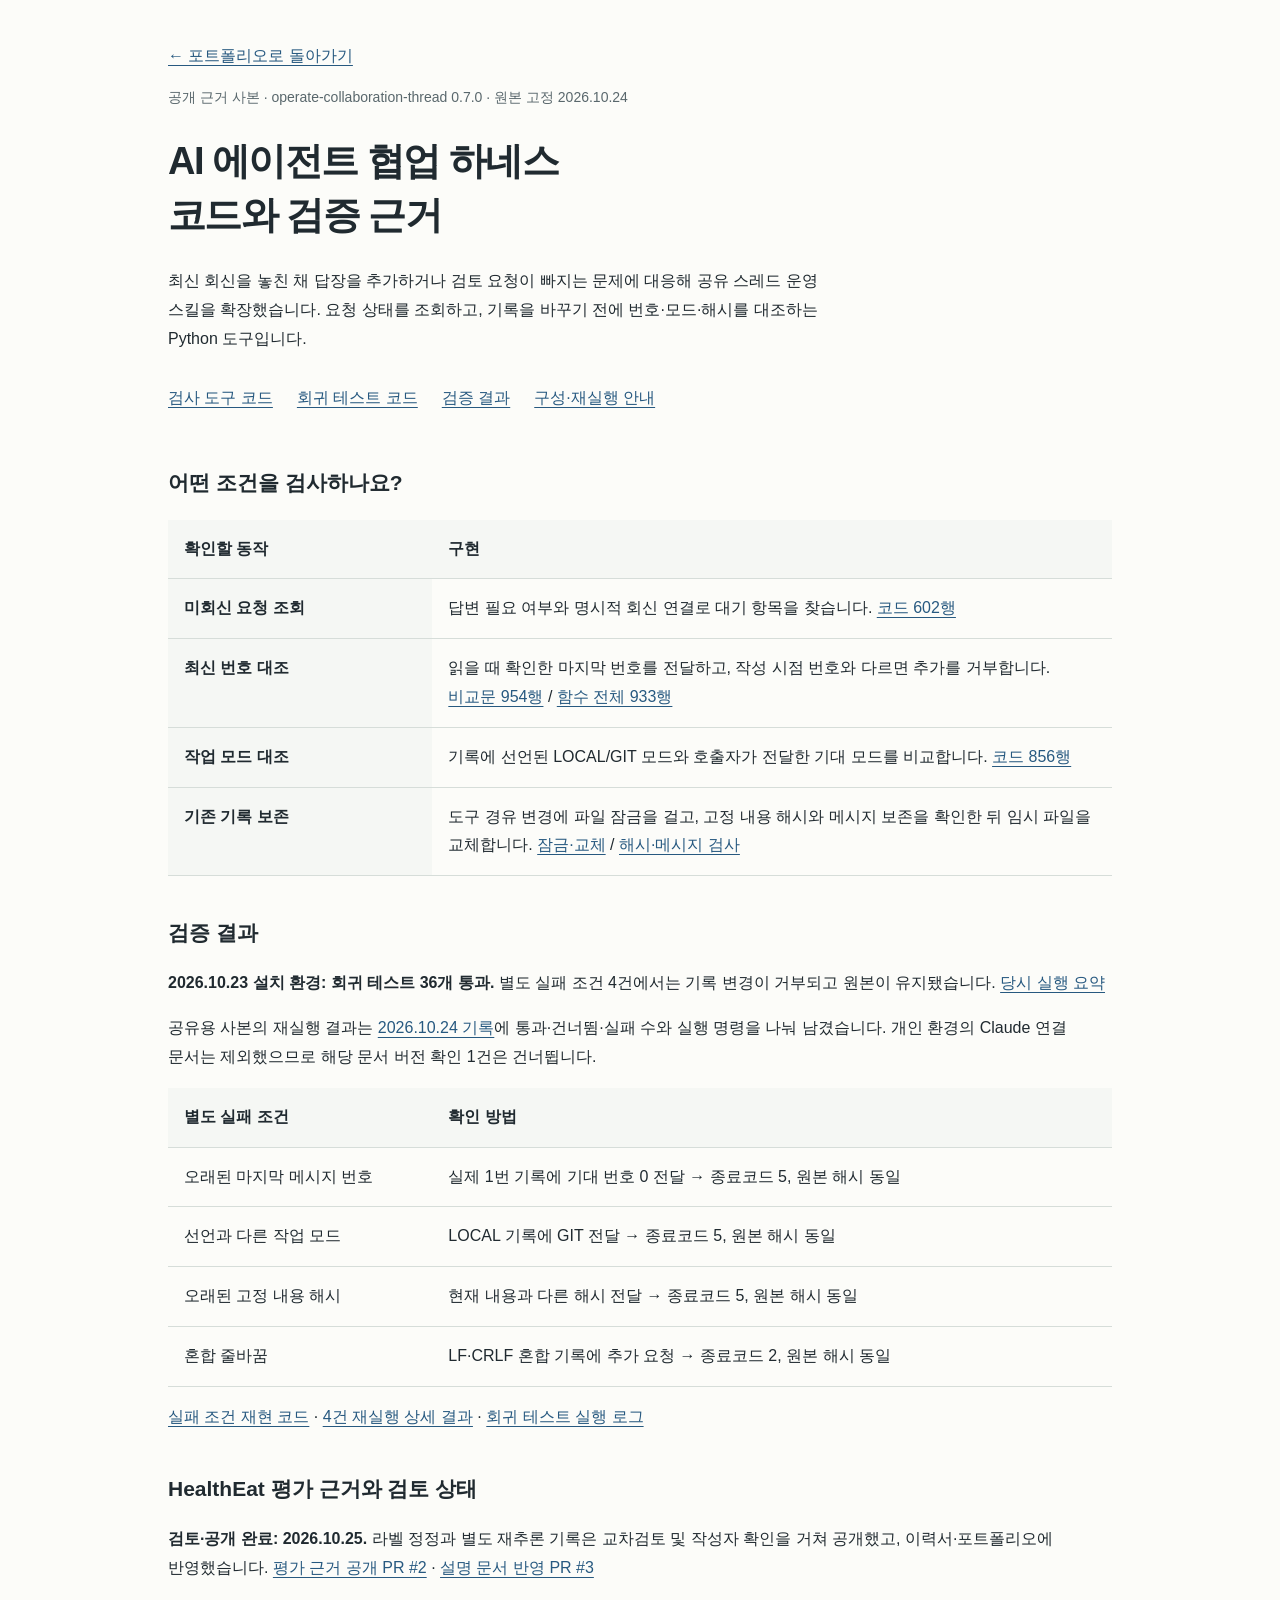
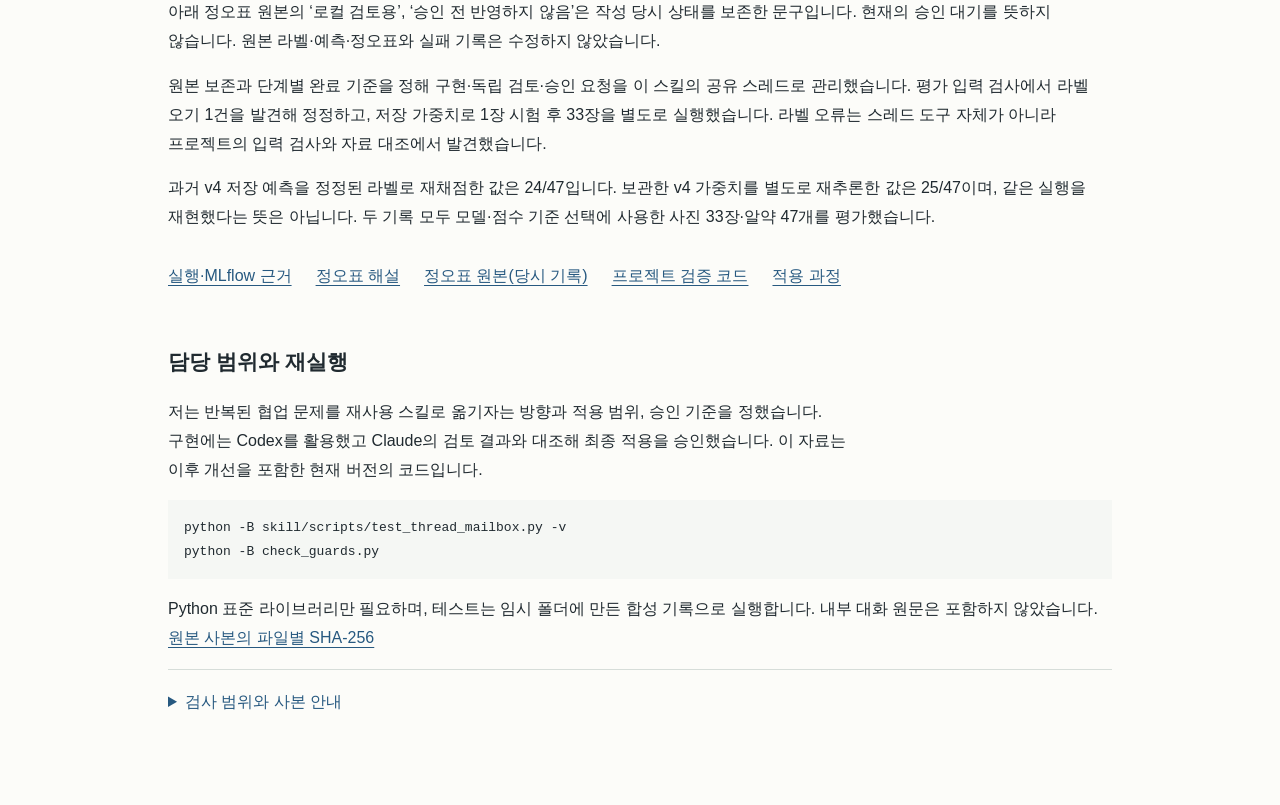
<file: harness-evidence/index.html>
<!doctype html>
<html lang="ko"><head><meta charset="utf-8"><meta name="viewport" content="width=device-width,initial-scale=1"><meta name="robots" content="noindex"><title>AI 에이전트 협업 하네스 | 코드와 검증 근거</title><link rel="stylesheet" href="evidence.css"></head>
<body><main>
<a href="../index.html#agent-work">← 포트폴리오로 돌아가기</a>
<p class="meta">공개 근거 사본 · operate-collaboration-thread 0.7.0 · 원본 고정 2026.10.24</p>
<h1>AI 에이전트 협업 하네스<br>코드와 검증 근거</h1>
<p class="intro">최신 회신을 놓친 채 답장을 추가하거나 검토 요청이 빠지는 문제에 대응해 공유 스레드 운영 스킬을 확장했습니다. 요청 상태를 조회하고, 기록을 바꾸기 전에 번호·모드·해시를 대조하는 Python 도구입니다.</p>
<nav class="links" aria-label="하네스 근거"><a href="code.html">검사 도구 코드</a><a href="tests.html">회귀 테스트 코드</a><a href="#verification">검증 결과</a><a href="README.md">구성·재실행 안내</a></nav>
<h2>어떤 조건을 검사하나요?</h2>
<div class="table-wrap"><table><thead><tr><th scope="col">확인할 동작</th><th scope="col">구현</th></tr></thead><tbody>
<tr><th scope="row">미회신 요청 조회</th><td>답변 필요 여부와 명시적 회신 연결로 대기 항목을 찾습니다. <a href="code.html#L602">코드 602행</a></td></tr>
<tr><th scope="row">최신 번호 대조</th><td>읽을 때 확인한 마지막 번호를 전달하고, 작성 시점 번호와 다르면 추가를 거부합니다. <a href="code.html#L954">비교문 954행</a> / <a href="code.html#L933">함수 전체 933행</a></td></tr>
<tr><th scope="row">작업 모드 대조</th><td>기록에 선언된 LOCAL/GIT 모드와 호출자가 전달한 기대 모드를 비교합니다. <a href="code.html#L856">코드 856행</a></td></tr>
<tr><th scope="row">기존 기록 보존</th><td>도구 경유 변경에 파일 잠금을 걸고, 고정 내용 해시와 메시지 보존을 확인한 뒤 임시 파일을 교체합니다. <a href="code.html#L711">잠금·교체</a> / <a href="code.html#L1042">해시·메시지 검사</a></td></tr>
</tbody></table></div>
<h2 id="verification">검증 결과</h2>
<p><b>2026.10.23 설치 환경: 회귀 테스트 36개 통과.</b> 별도 실패 조건 4건에서는 기록 변경이 거부되고 원본이 유지됐습니다. <a href="verification-20261023.json">당시 실행 요약</a></p>
<p>공유용 사본의 재실행 결과는 <a href="verification-20261024.json">2026.10.24 기록</a>에 통과·건너뜀·실패 수와 실행 명령을 나눠 남겼습니다. 개인 환경의 Claude 연결 문서는 제외했으므로 해당 문서 버전 확인 1건은 건너뜁니다.</p>
<div class="table-wrap"><table><thead><tr><th scope="col">별도 실패 조건</th><th scope="col">확인 방법</th></tr></thead><tbody>
<tr><td>오래된 마지막 메시지 번호</td><td>실제 1번 기록에 기대 번호 0 전달 → 종료코드 5, 원본 해시 동일</td></tr>
<tr><td>선언과 다른 작업 모드</td><td>LOCAL 기록에 GIT 전달 → 종료코드 5, 원본 해시 동일</td></tr>
<tr><td>오래된 고정 내용 해시</td><td>현재 내용과 다른 해시 전달 → 종료코드 5, 원본 해시 동일</td></tr>
<tr><td>혼합 줄바꿈</td><td>LF·CRLF 혼합 기록에 추가 요청 → 종료코드 2, 원본 해시 동일</td></tr>
</tbody></table></div>
<p><a href="check_guards.py">실패 조건 재현 코드</a> · <a href="guards-20261024.json">4건 재실행 상세 결과</a> · <a href="regression-20261024.txt">회귀 테스트 실행 로그</a></p>
<section id="healtheat-status" aria-labelledby="healtheat-proof">
<h2 id="healtheat-proof">HealthEat 평가 근거와 검토 상태</h2>
<p><strong>검토·공개 완료: 2026.10.25.</strong> 라벨 정정과 별도 재추론 기록은 교차검토 및 작성자 확인을 거쳐 공개했고, 이력서·포트폴리오에 반영했습니다. <a href="https://github.com/wony98/pill_detection/pull/2" target="_blank" rel="noopener noreferrer">평가 근거 공개 PR #2</a> · <a href="https://github.com/wony98/pill_detection/pull/3" target="_blank" rel="noopener noreferrer">설명 문서 반영 PR #3</a></p>
<p>아래 정오표 원본의 ‘로컬 검토용’, ‘승인 전 반영하지 않음’은 작성 당시 상태를 보존한 문구입니다. 현재의 승인 대기를 뜻하지 않습니다. 원본 라벨·예측·정오표와 실패 기록은 수정하지 않았습니다.</p>
<p>원본 보존과 단계별 완료 기준을 정해 구현·독립 검토·승인 요청을 이 스킬의 공유 스레드로 관리했습니다. 평가 입력 검사에서 라벨 오기 1건을 발견해 정정하고, 저장 가중치로 1장 시험 후 33장을 별도로 실행했습니다. 라벨 오류는 스레드 도구 자체가 아니라 프로젝트의 입력 검사와 자료 대조에서 발견했습니다.</p>
<p>과거 v4 저장 예측을 정정된 라벨로 재채점한 값은 24/47입니다. 보관한 v4 가중치를 별도로 재추론한 값은 25/47이며, 같은 실행을 재현했다는 뜻은 아닙니다. 두 기록 모두 모델·점수 기준 선택에 사용한 사진 33장·알약 47개를 평가했습니다.</p>
<nav class="links" aria-label="HealthEat 적용 근거"><a href="https://github.com/wony98/pill_detection/blob/6daac3b96ef949f479b1820bcda2e5ed69fef1c9/experiments/forward_eval_20261025/README.md" target="_blank" rel="noopener noreferrer">실행·MLflow 근거</a><a href="https://github.com/wony98/pill_detection/blob/6daac3b96ef949f479b1820bcda2e5ed69fef1c9/docs/errata_label_v2_20261024/README.md" target="_blank" rel="noopener noreferrer">정오표 해설</a><a href="https://github.com/wony98/pill_detection/blob/6daac3b96ef949f479b1820bcda2e5ed69fef1c9/docs/errata_label_v2_20261024/%EC%A0%95%EC%98%A4%ED%91%9C.md" target="_blank" rel="noopener noreferrer">정오표 원본(당시 기록)</a><a href="https://github.com/wony98/pill_detection/blob/6daac3b96ef949f479b1820bcda2e5ed69fef1c9/experiments/checkpoint_eval/forward.py" target="_blank" rel="noopener noreferrer">프로젝트 검증 코드</a><a href="../index.html#agent-healtheat-title">적용 과정</a></nav>
</section>
<h2>담당 범위와 재실행</h2>
<p class="intro">저는 반복된 협업 문제를 재사용 스킬로 옮기자는 방향과 적용 범위, 승인 기준을 정했습니다. 구현에는 Codex를 활용했고 Claude의 검토 결과와 대조해 최종 적용을 승인했습니다. 이 자료는 이후 개선을 포함한 현재 버전의 코드입니다.</p>
<pre><code>python -B skill/scripts/test_thread_mailbox.py -v
python -B check_guards.py</code></pre>
<p>Python 표준 라이브러리만 필요하며, 테스트는 임시 폴더에 만든 합성 기록으로 실행합니다. 내부 대화 원문은 포함하지 않았습니다. <a href="source-manifest.json">원본 사본의 파일별 SHA-256</a></p>
<details><summary>검사 범위와 사본 안내</summary>
<p><code>--expect-last</code>는 스킬 사용 절차에서 전달하도록 정한 선택 인자입니다. 이를 생략한 호출의 번호 검사는 보장하지 않습니다. 미회신 조회는 상대가 실제로 읽었다는 확인이 아니며, 이 도구가 Git·네트워크 명령을 차단하지는 않습니다. 표준 형식과 다른 기존 스레드에는 별도 호환 처리가 필요합니다.</p>
<p>원본 코드에서 별도 라이선스 선언은 확인하지 못해 새 재배포 라이선스를 임의로 부여하지 않았습니다. 2026.10.25 작성자 확인을 거쳐 공개한 고정 사본입니다. <a href="README.md">전체 안내</a></p>
</details></main></body></html>
</file>
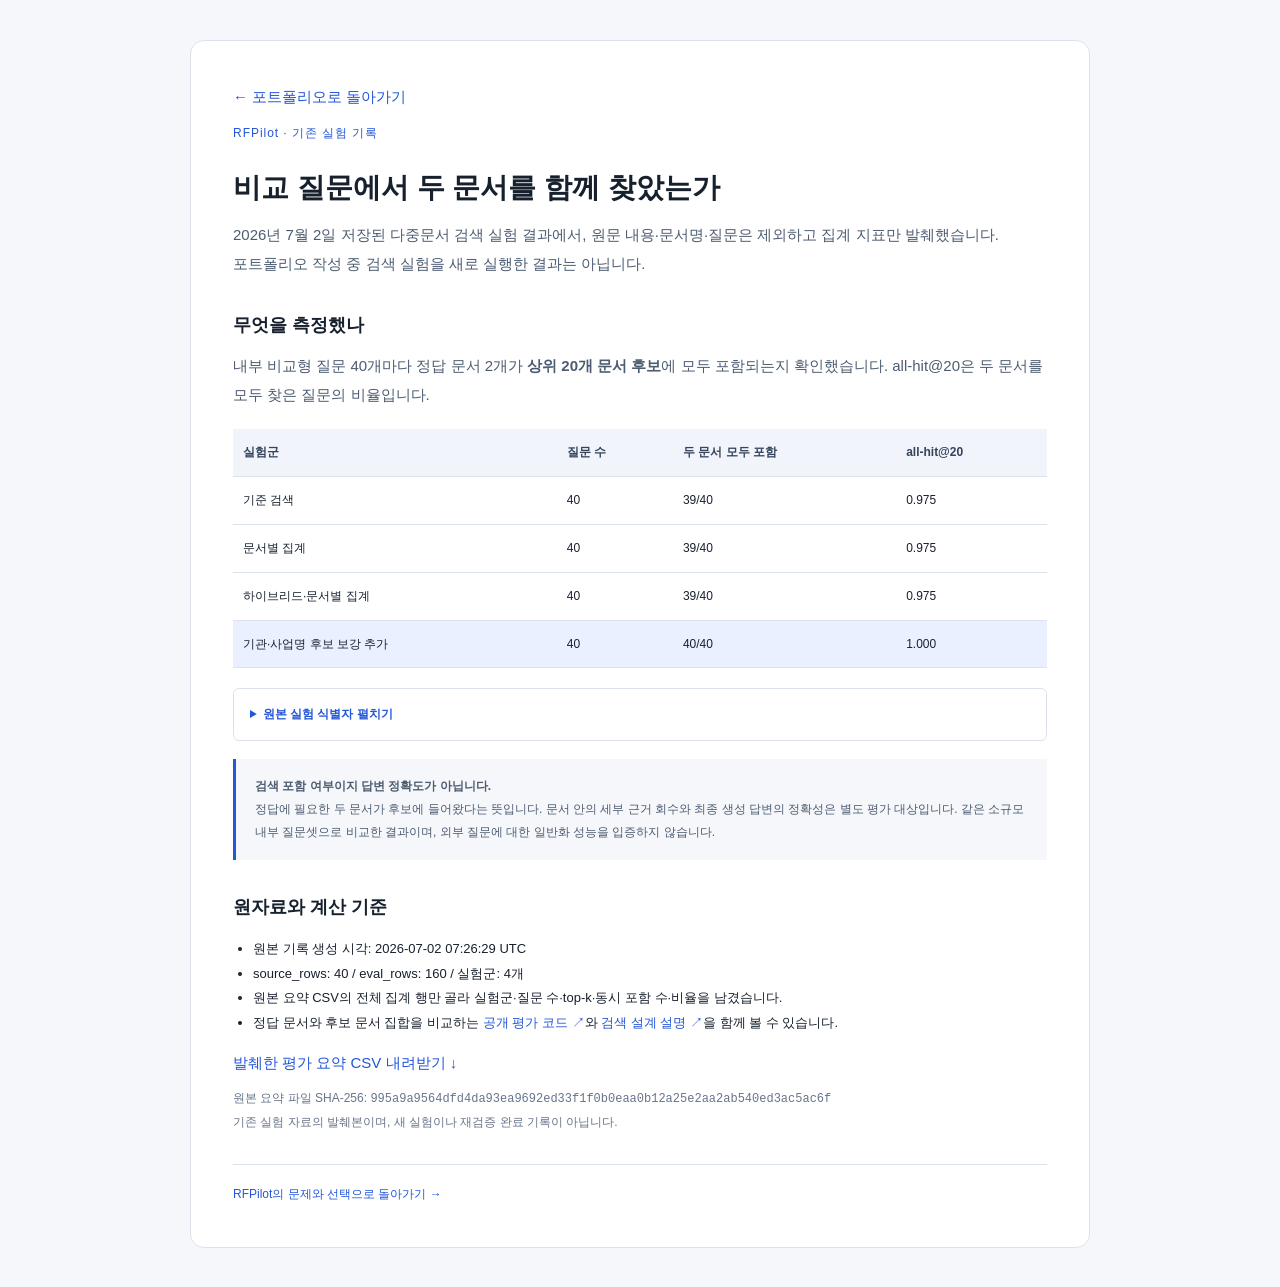
<file: rfp-evaluation.html>
<!doctype html>
<html lang="ko">
<head><meta charset="utf-8"><meta name="viewport" content="width=device-width, initial-scale=1"><title>RFPilot — 다중문서 검색 평가 기록</title>
<style>*{box-sizing:border-box}body{margin:0;background:#f5f7fb;color:#17202d;font-family:"Malgun Gothic",sans-serif;font-size:15px;line-height:1.9;word-break:keep-all;overflow-wrap:anywhere}main{width:min(900px,calc(100% - 36px));margin:40px auto;padding:clamp(20px,4vw,42px);background:#fff;border:1px solid #dce2eb;border-radius:14px}a{color:#2456d8;text-decoration:none}a:focus-visible{outline:3px solid #2456d8;outline-offset:4px}h1{font-size:28px;line-height:1.5;margin:23px 0 12px}h2{font-size:18px;margin:30px 0 9px}p{margin:10px 0;color:#4d5c71}.tag{font-size:12px;letter-spacing:.08em;color:#2456d8}.table-wrap{overflow-x:auto;margin:20px 0}table{border-collapse:collapse;width:100%;font-size:12px}th,td{border-bottom:1px solid #dce2eb;padding:12px 10px;text-align:left;vertical-align:top}th{background:#f1f4fa;color:#35445c}td:nth-child(n+2){white-space:nowrap}tbody tr:last-child{background:#eaf0ff}.note{font-size:12px;background:#f5f7fb;border-left:3px solid #2456d8;padding:16px 19px}.small{font-size:12px;color:#67748a}code{font-size:12px;word-break:break-all}ul{padding-left:20px;font-size:13px}footer{margin-top:30px;border-top:1px solid #dce2eb;padding-top:18px;font-size:12px}@media(max-width:500px){h1{font-size:23px}th,td{padding:10px 6px;font-size:12px}}.experiment-ids{margin:18px 0;padding:14px 16px;border:1px solid #dce2eb;border-radius:6px;font-size:12px}.experiment-ids summary{cursor:pointer;color:#2456d8;font-weight:600}.experiment-ids dl{margin:14px 0 0}.experiment-ids dt{margin-top:12px;color:#35445c;font-weight:600}.experiment-ids dd{margin:2px 0 0;overflow-wrap:anywhere}</style>
</head>
<body><main>
<a href="index.html#rfpilot-evidence">← 포트폴리오로 돌아가기</a>
<p class="tag">RFPilot · 기존 실험 기록</p>
<h1>비교 질문에서 두 문서를 함께 찾았는가</h1>
<p>2026년 7월 2일 저장된 다중문서 검색 실험 결과에서, 원문 내용·문서명·질문은 제외하고 집계 지표만 발췌했습니다. 포트폴리오 작성 중 검색 실험을 새로 실행한 결과는 아닙니다.</p>
<h2>무엇을 측정했나</h2>
<p>내부 비교형 질문 40개마다 정답 문서 2개가 <strong>상위 20개 문서 후보</strong>에 모두 포함되는지 확인했습니다. all-hit@20은 두 문서를 모두 찾은 질문의 비율입니다.</p>
<div class="table-wrap"><table>
<thead><tr><th scope="col">실험군</th><th scope="col">질문 수</th><th scope="col">두 문서 모두 포함</th><th scope="col">all-hit@20</th></tr></thead>
<tbody>
<tr><td>기준 검색</td><td>40</td><td>39/40</td><td>0.975</td></tr>
<tr><td>문서별 집계</td><td>40</td><td>39/40</td><td>0.975</td></tr>
<tr><td>하이브리드·문서별 집계</td><td>40</td><td>39/40</td><td>0.975</td></tr>
<tr><td>기관·사업명 후보 보강 추가</td><td>40</td><td>40/40</td><td>1.000</td></tr>
</tbody></table></div>
<details class="experiment-ids" id="experiment-ids"><summary>원본 실험 식별자 펼치기</summary>
<dl><dt>기준 검색</dt><dd><code>baseline</code></dd><dt>문서별 집계</dt><dd><code>doc_agg</code></dd><dt>하이브리드·문서별 집계</dt><dd><code>p02_hybrid_space_rrf20_bw0_5_doc_agg</code></dd><dt>기관·사업명 후보 보강 추가</dt><dd><code>p03_entity_boost_space_rrf20_bw0_5_doc_agg</code></dd></dl>
</details>
<p class="note"><strong>검색 포함 여부이지 답변 정확도가 아닙니다.</strong><br>정답에 필요한 두 문서가 후보에 들어왔다는 뜻입니다. 문서 안의 세부 근거 회수와 최종 생성 답변의 정확성은 별도 평가 대상입니다. 같은 소규모 내부 질문셋으로 비교한 결과이며, 외부 질문에 대한 일반화 성능을 입증하지 않습니다.</p>
<h2>원자료와 계산 기준</h2>
<ul>
<li>원본 기록 생성 시각: 2026-07-02 07:26:29 UTC</li>
<li>source_rows: 40 / eval_rows: 160 / 실험군: 4개</li>
<li>원본 요약 CSV의 전체 집계 행만 골라 실험군·질문 수·top-k·동시 포함 수·비율을 남겼습니다.</li>
<li>정답 문서와 후보 문서 집합을 비교하는 <a href="https://github.com/jaeheonki/rfp-rag-chatbot/blob/cb4a0778ef84f2ce8fa751982b6a00d8e9aeb2c9/src/retrieval/run_multi_doc_golden_eval.py#L550-L619">공개 평가 코드 ↗</a>와 <a href="https://github.com/jaeheonki/rfp-rag-chatbot/blob/cb4a0778ef84f2ce8fa751982b6a00d8e9aeb2c9/src/retrieval/README.md">검색 설계 설명 ↗</a>을 함께 볼 수 있습니다.</li>
</ul>
<p><a href="assets/rfp-search-evaluation.csv" download>발췌한 평가 요약 CSV 내려받기 ↓</a></p>
<p class="small">원본 요약 파일 SHA-256: <code>995a9a9564dfd4da93ea9692ed33f1f0b0eaa0b12a25e2aa2ab540ed3ac5ac6f</code><br>기존 실험 자료의 발췌본이며, 새 실험이나 재검증 완료 기록이 아닙니다.</p>
<footer><a href="index.html#rfpilot">RFPilot의 문제와 선택으로 돌아가기 →</a></footer>
</main></body></html>
</file>
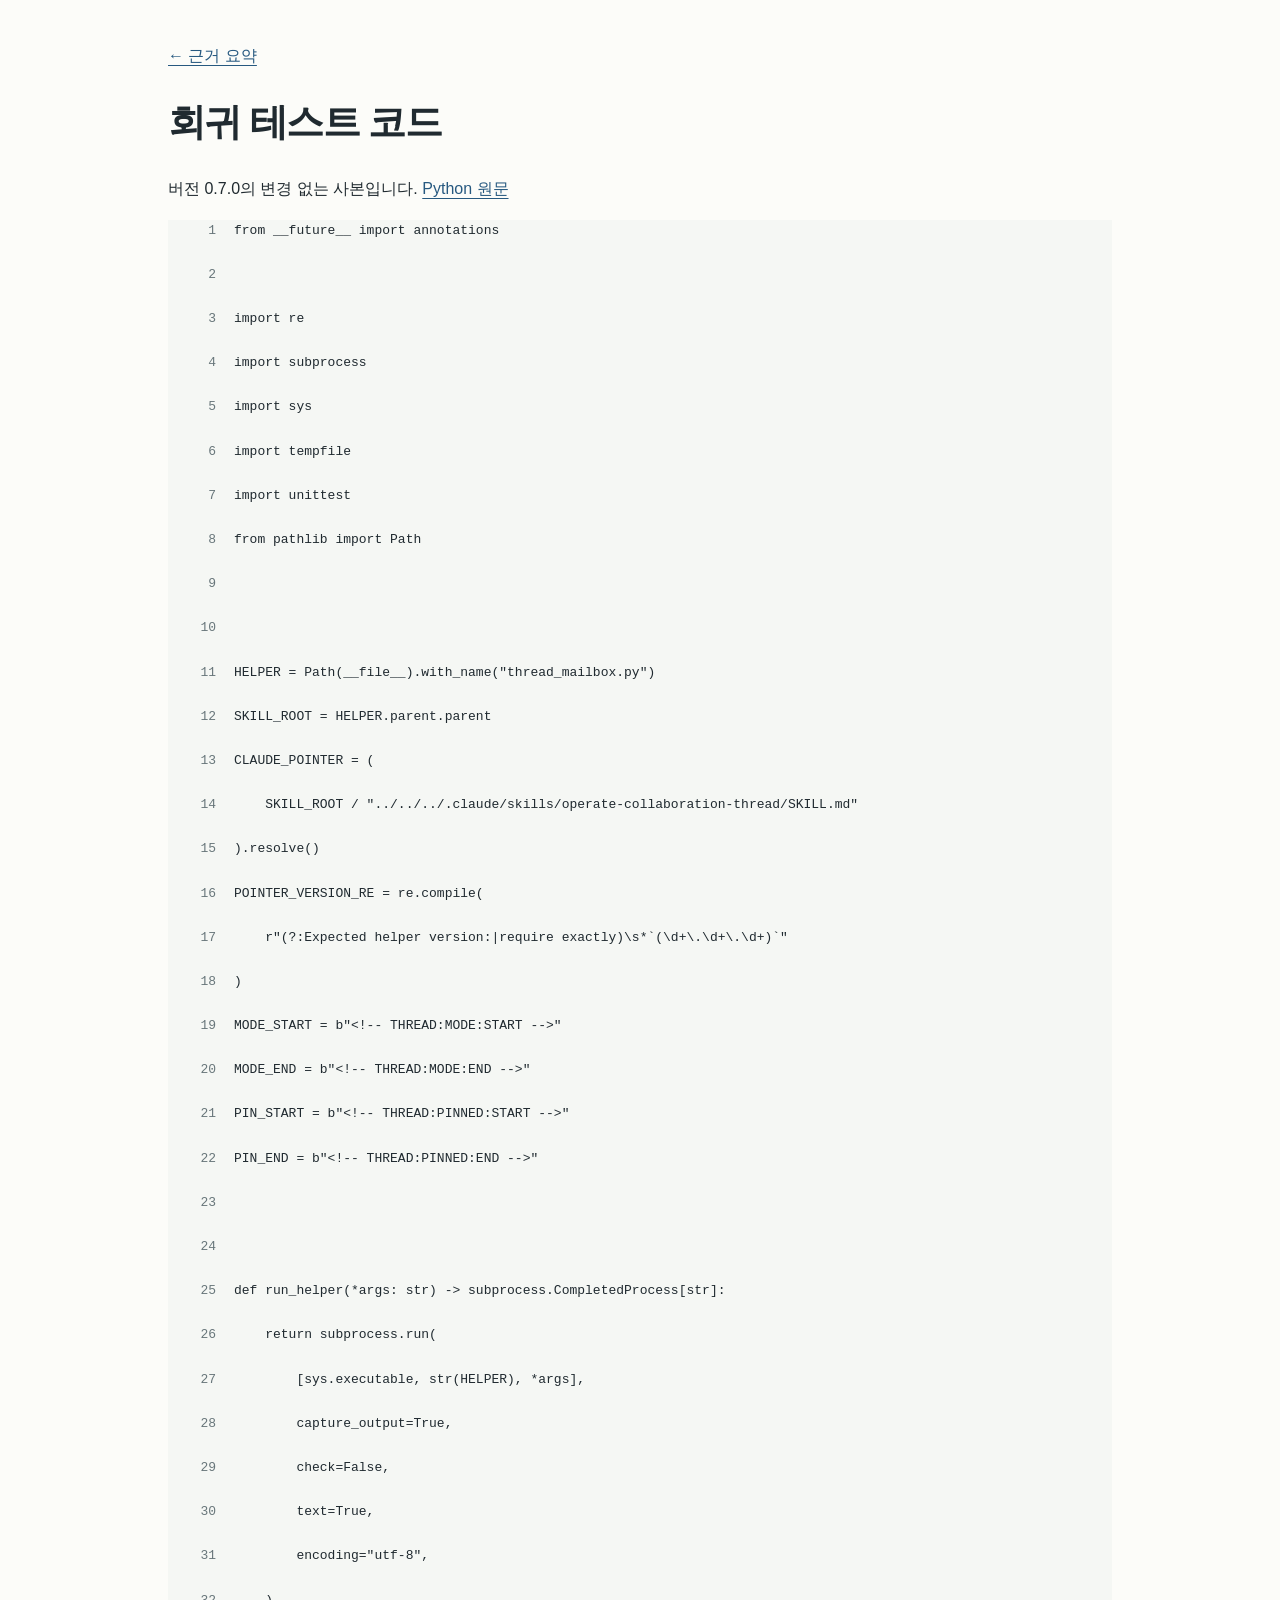
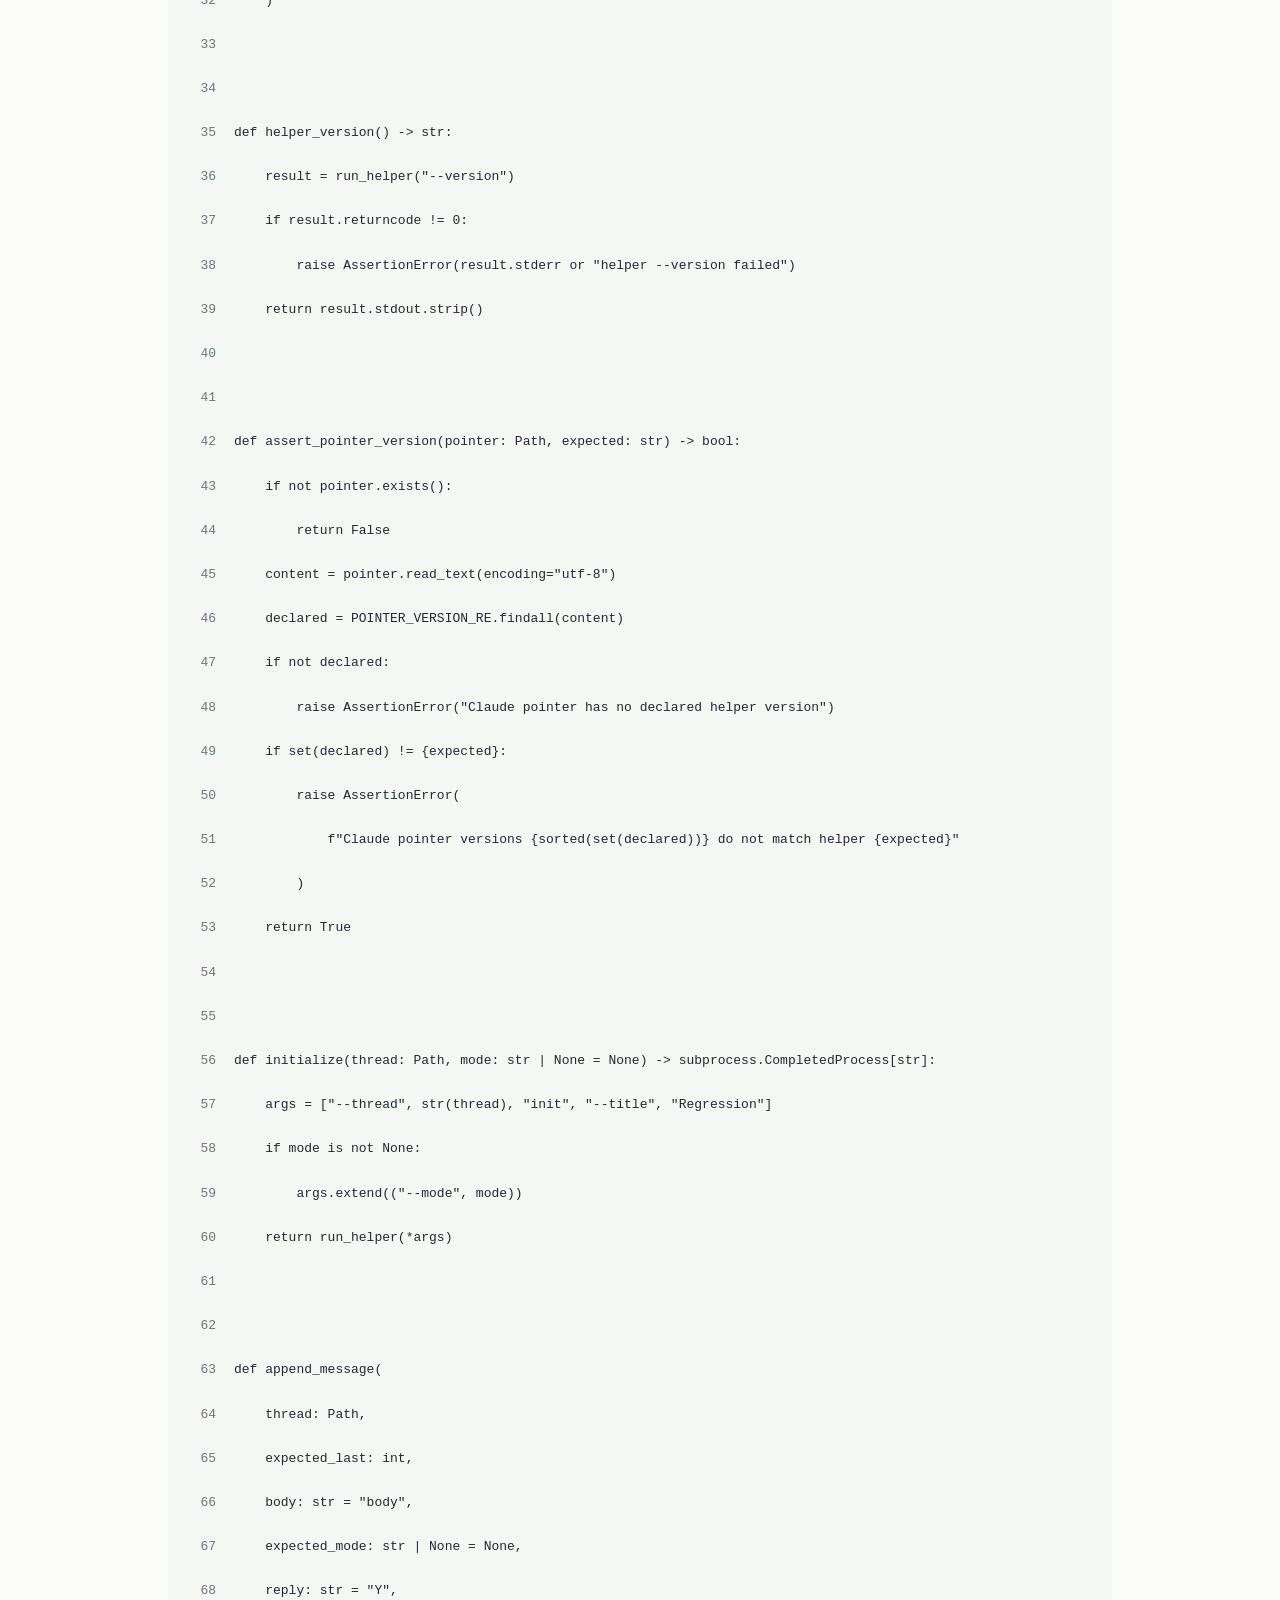
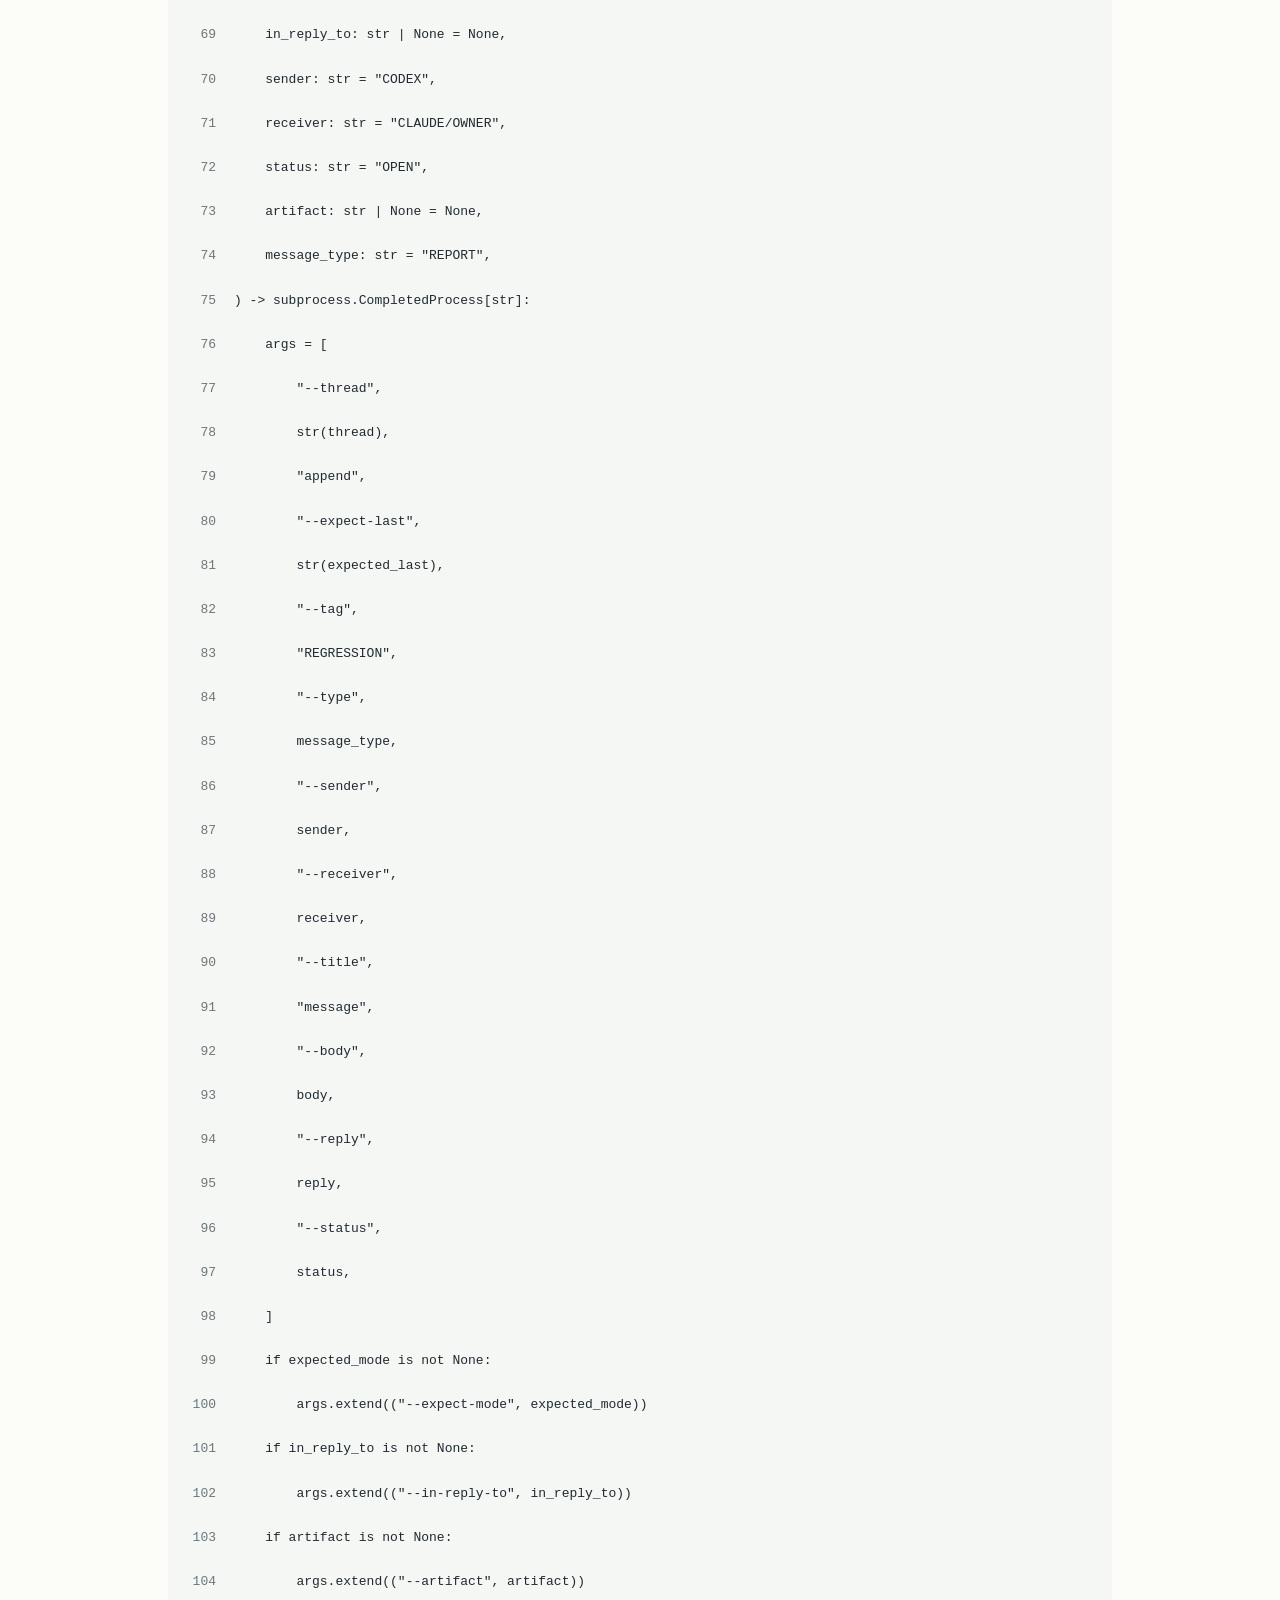
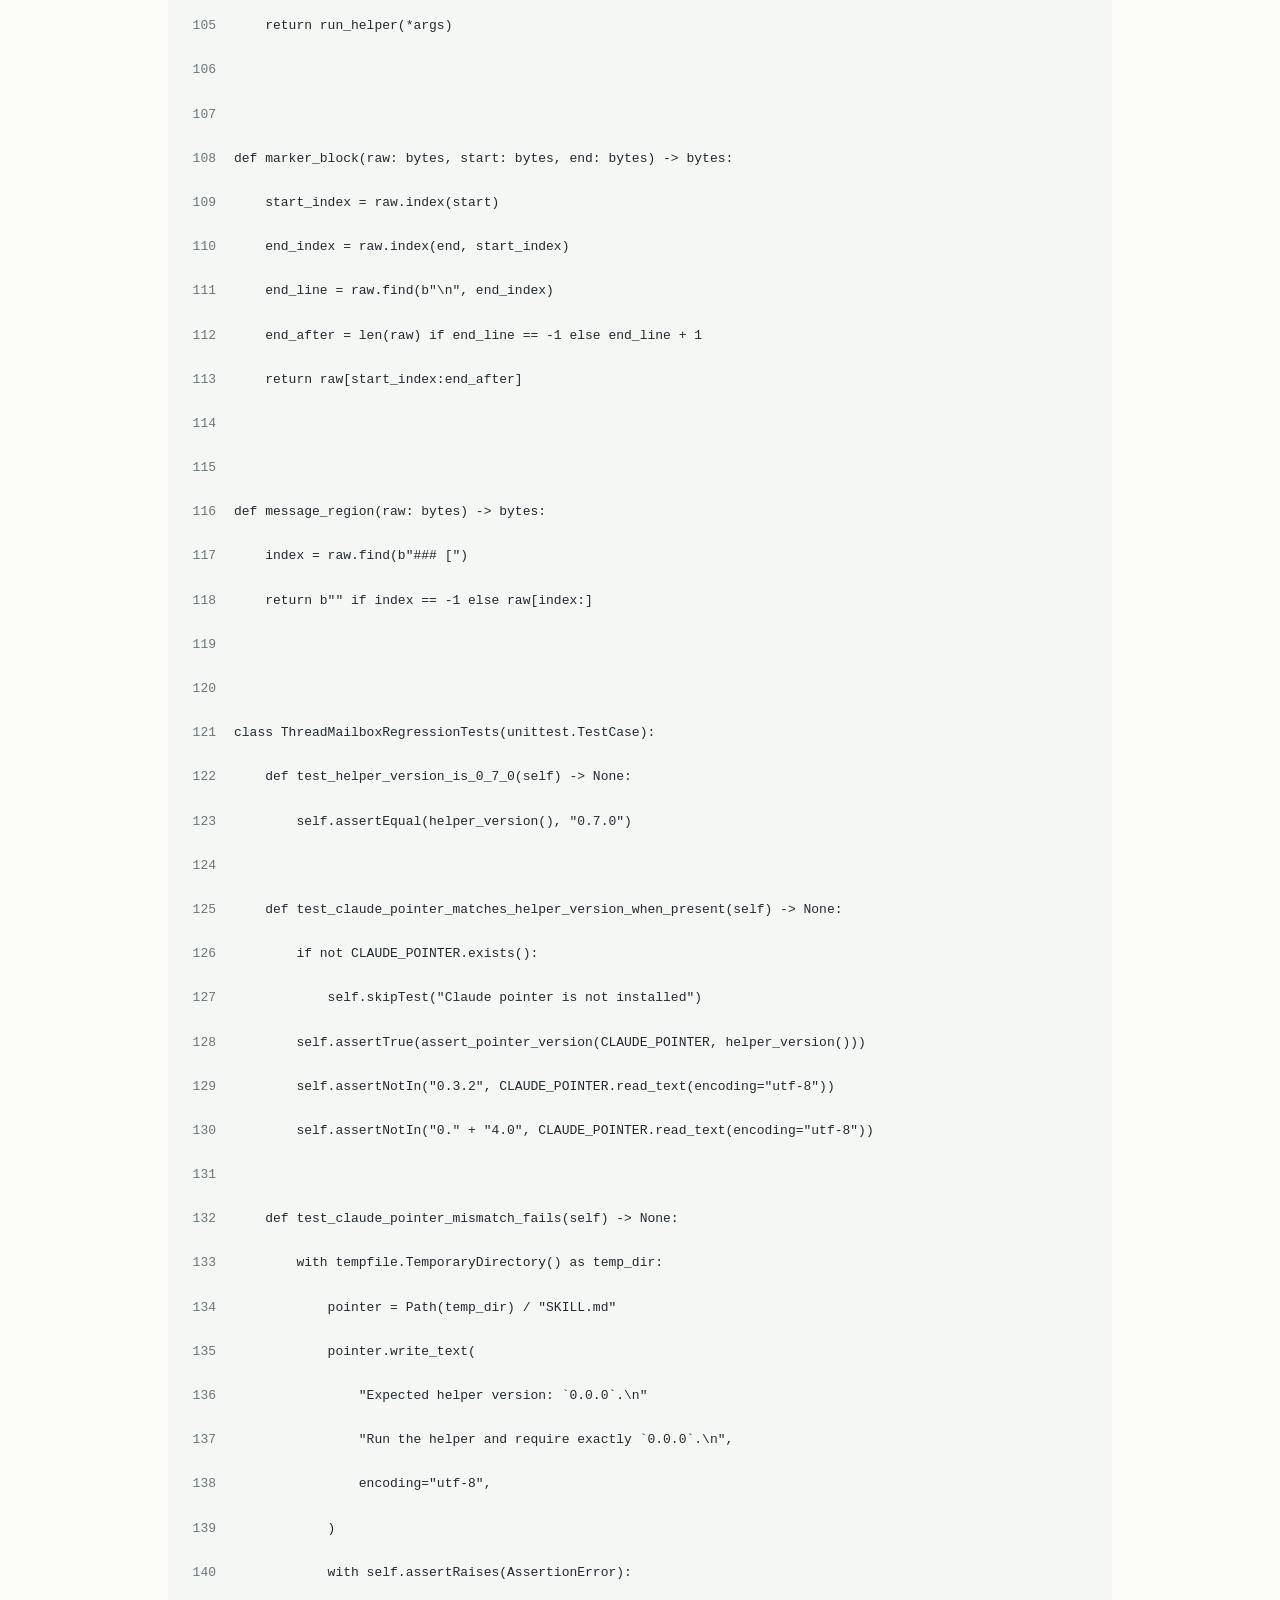
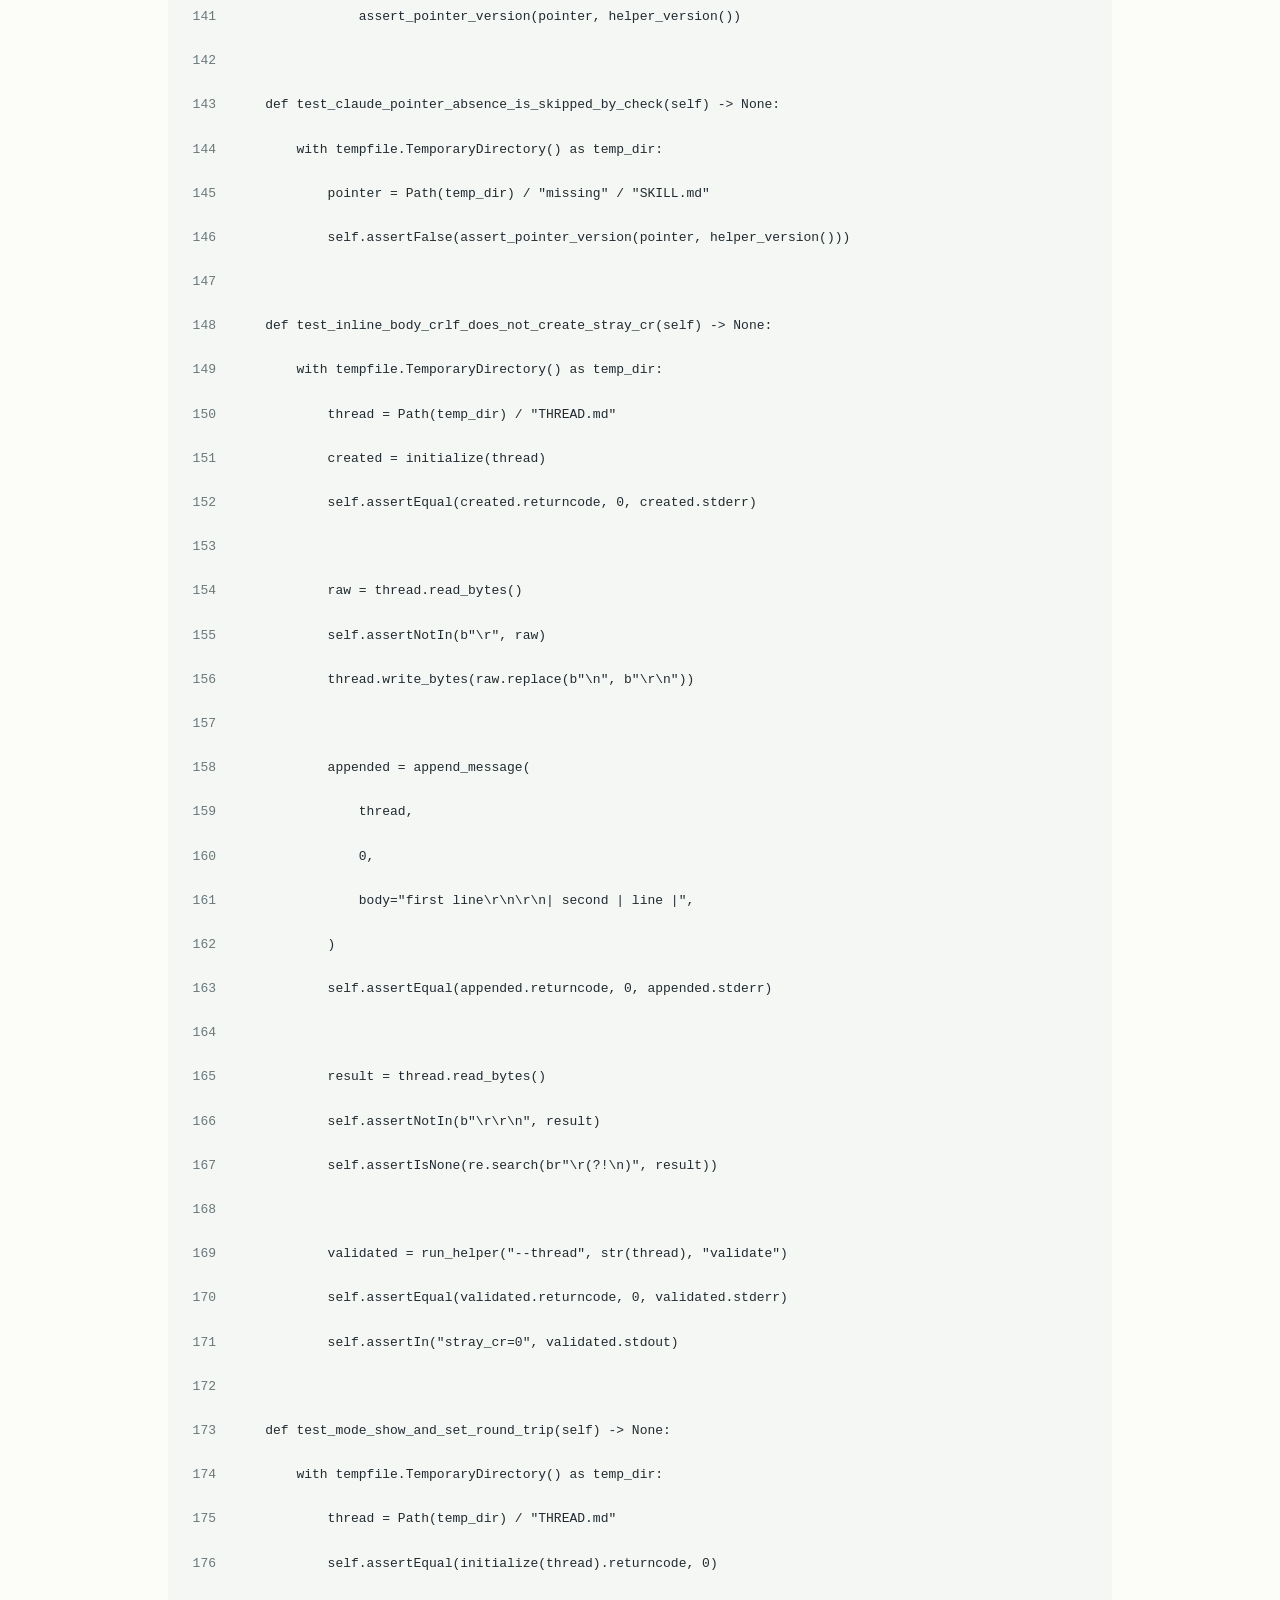
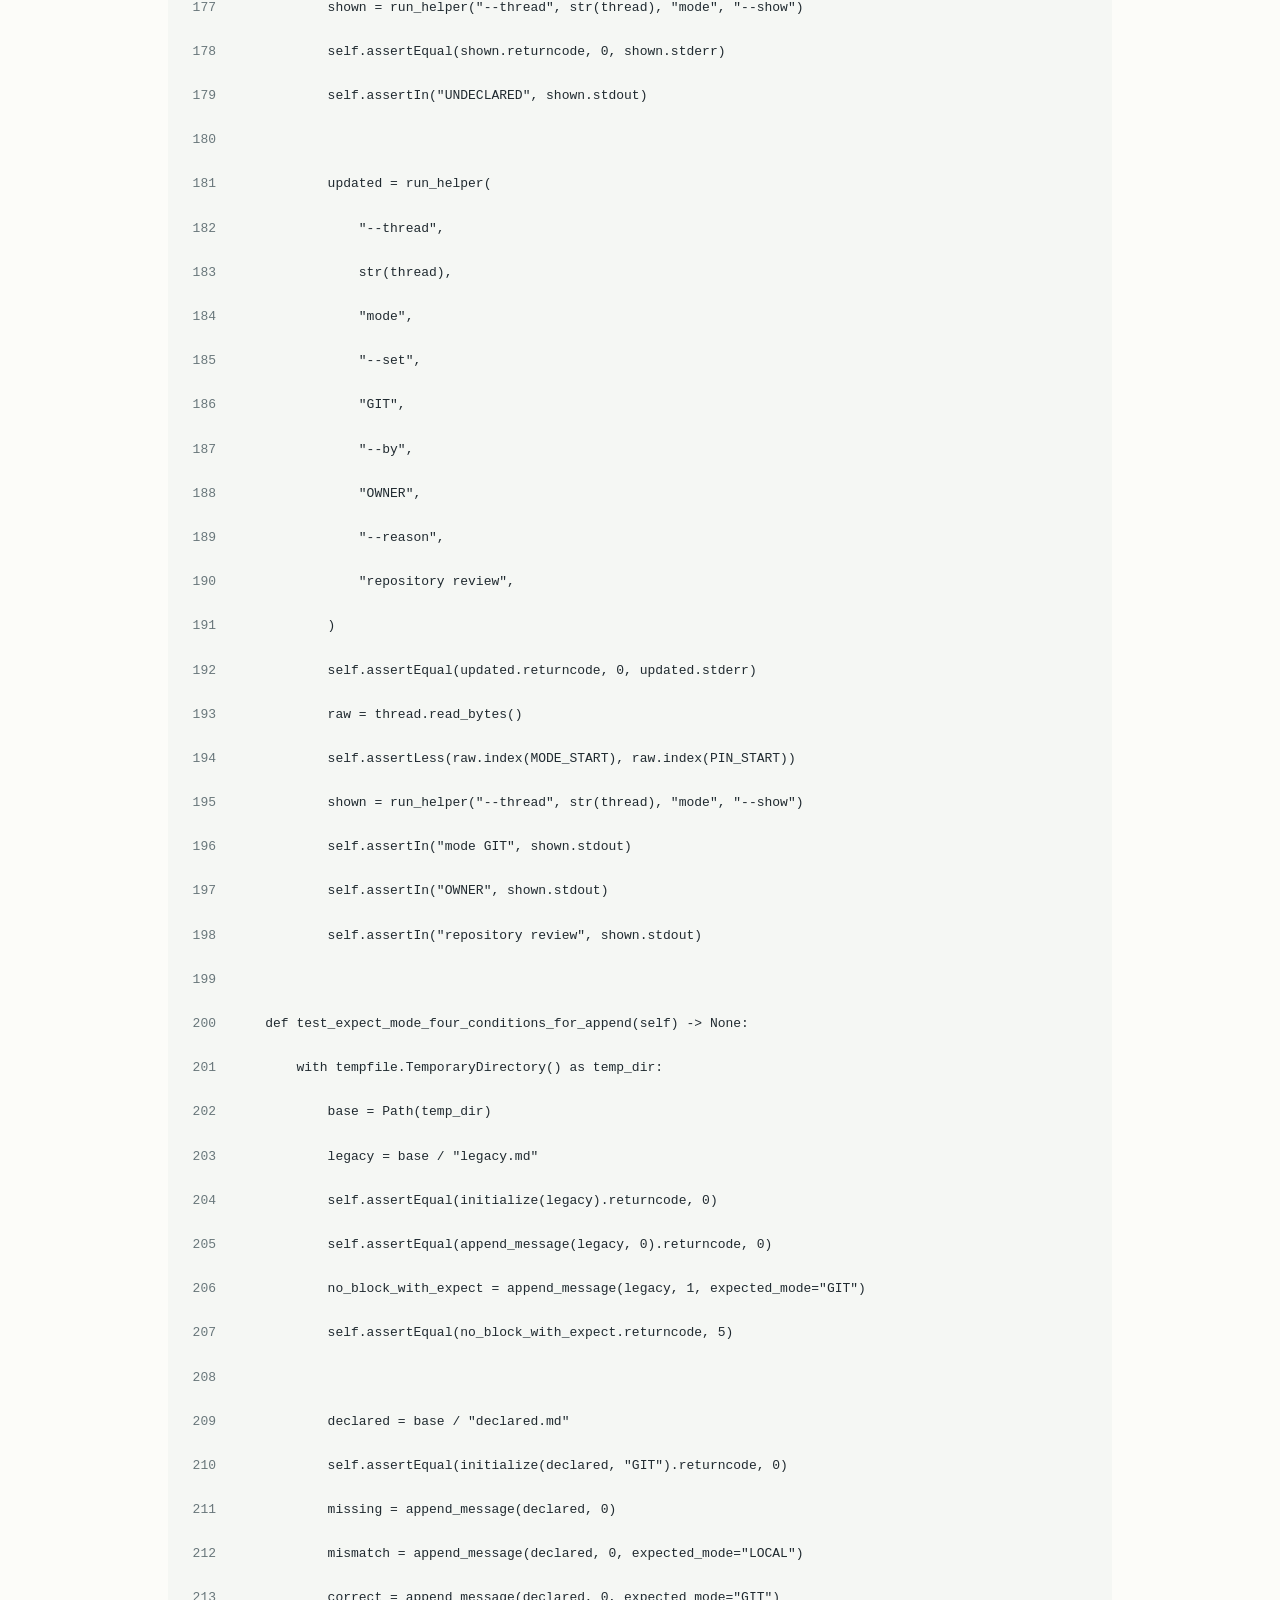
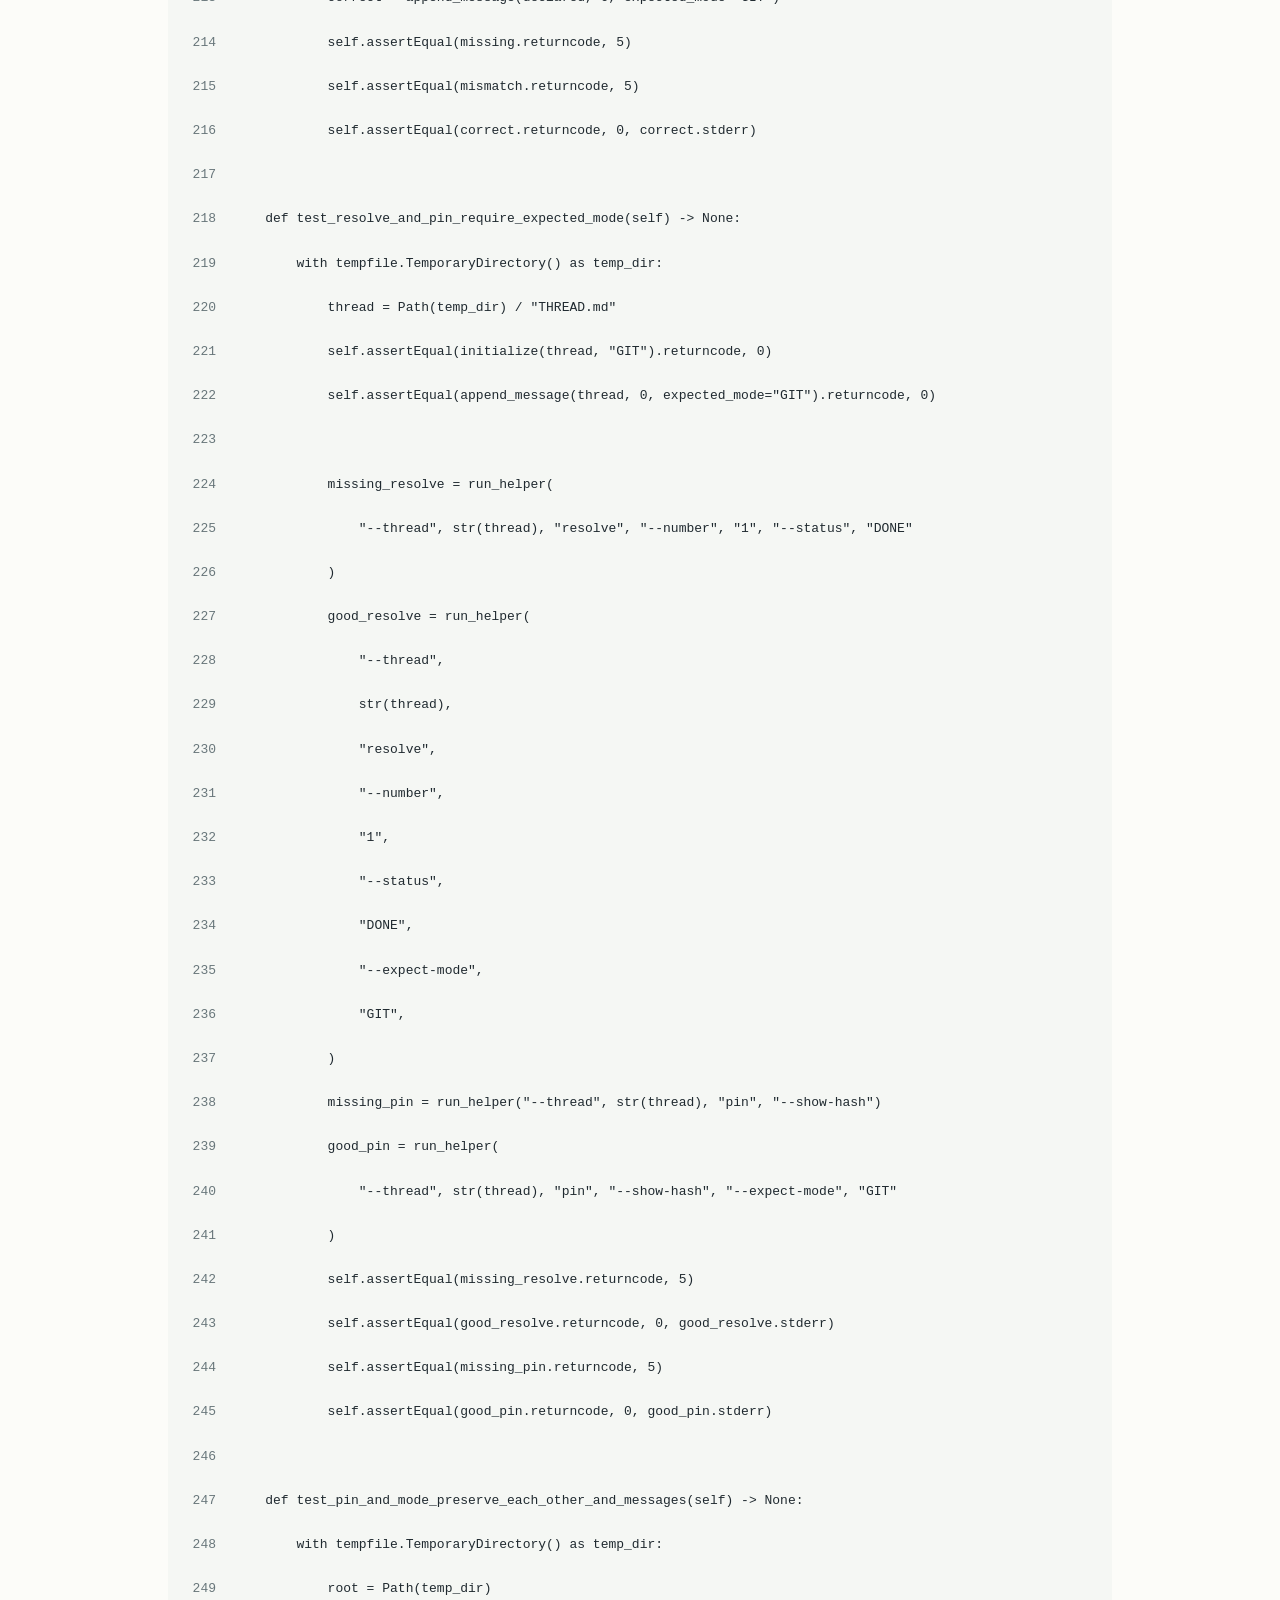
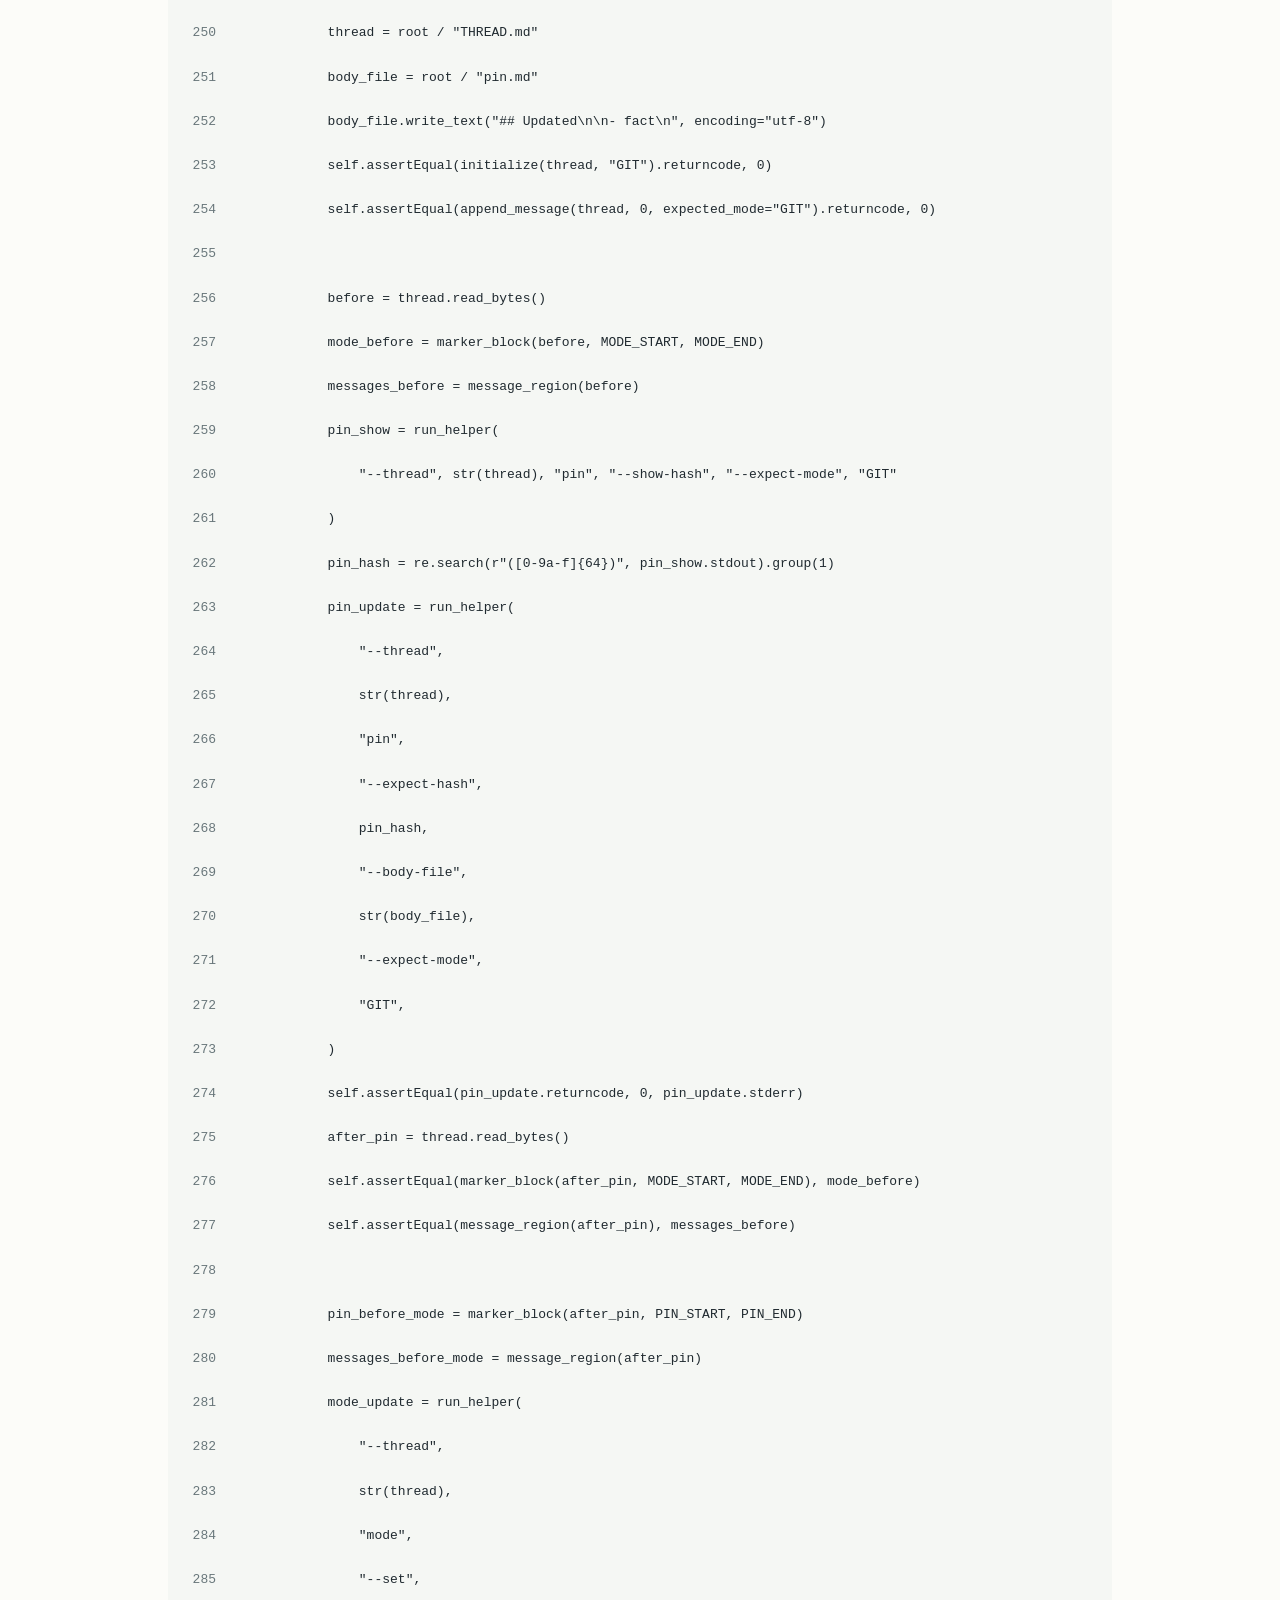
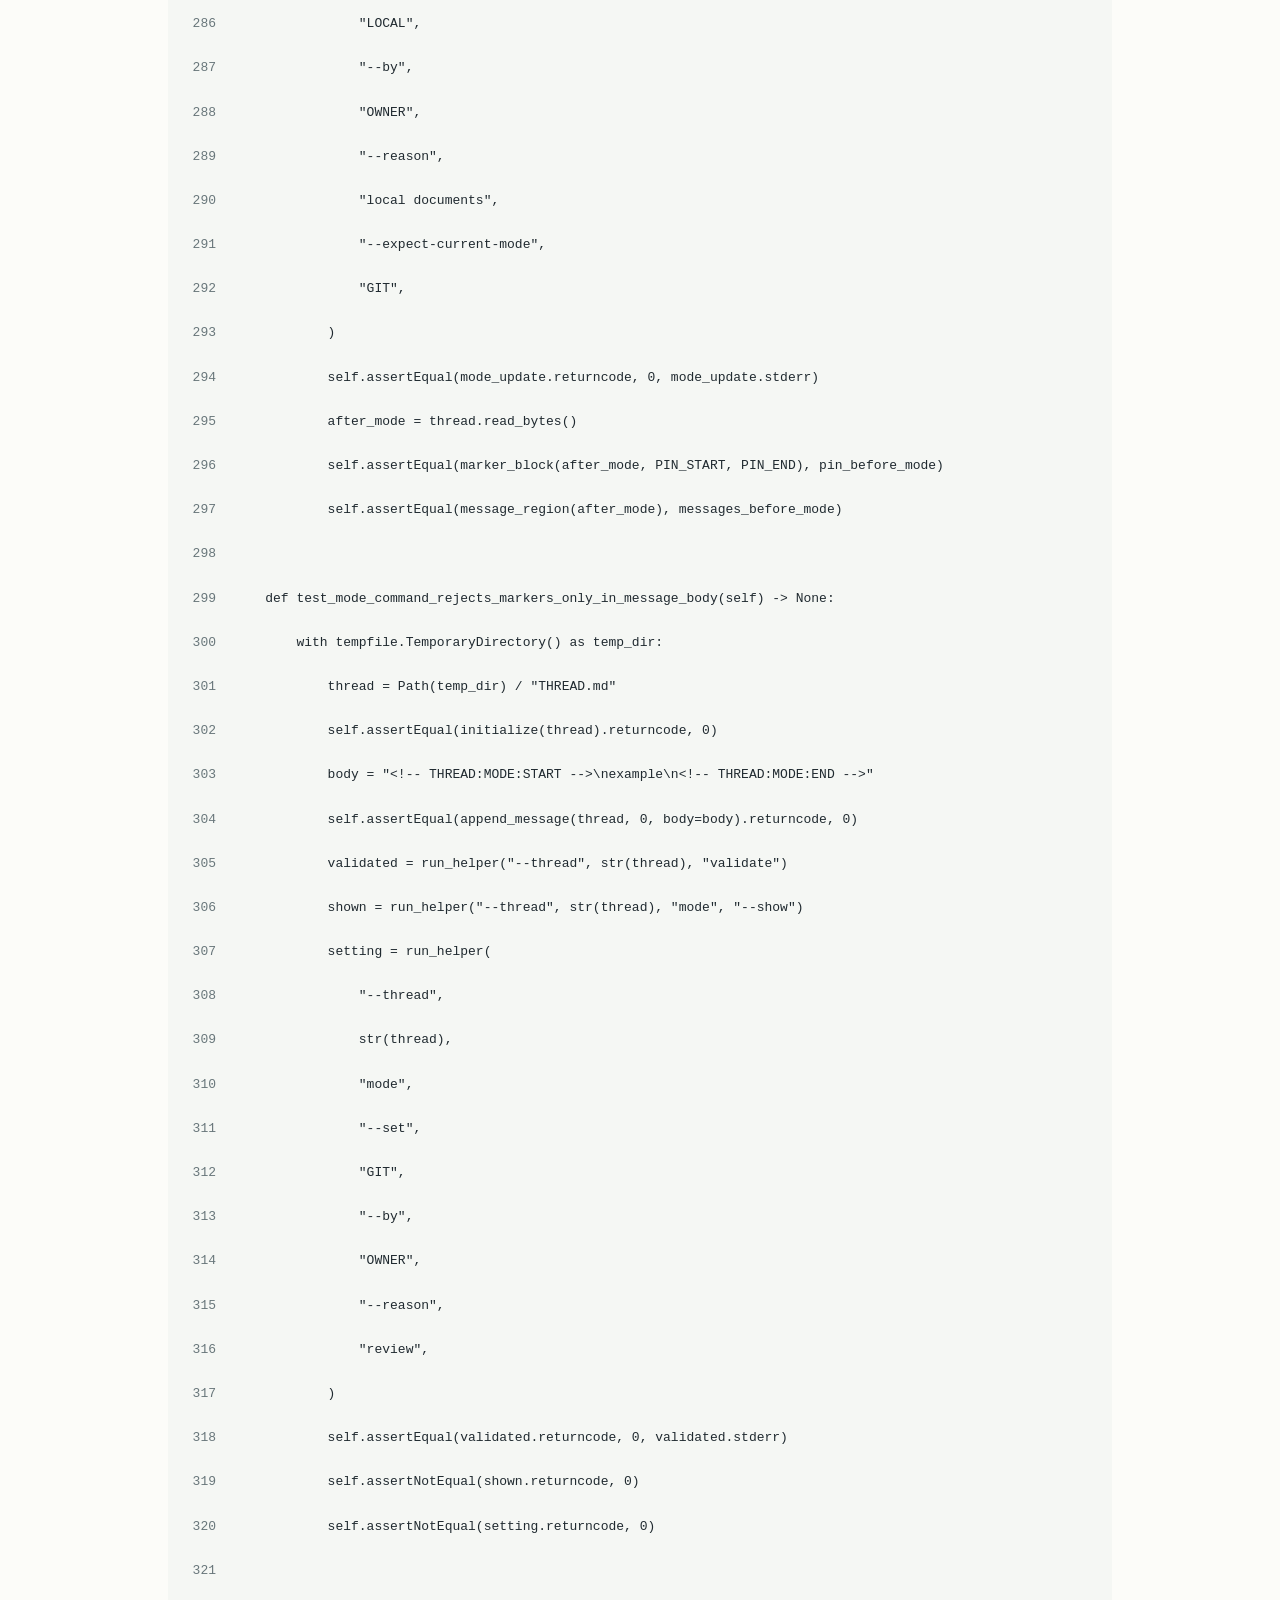
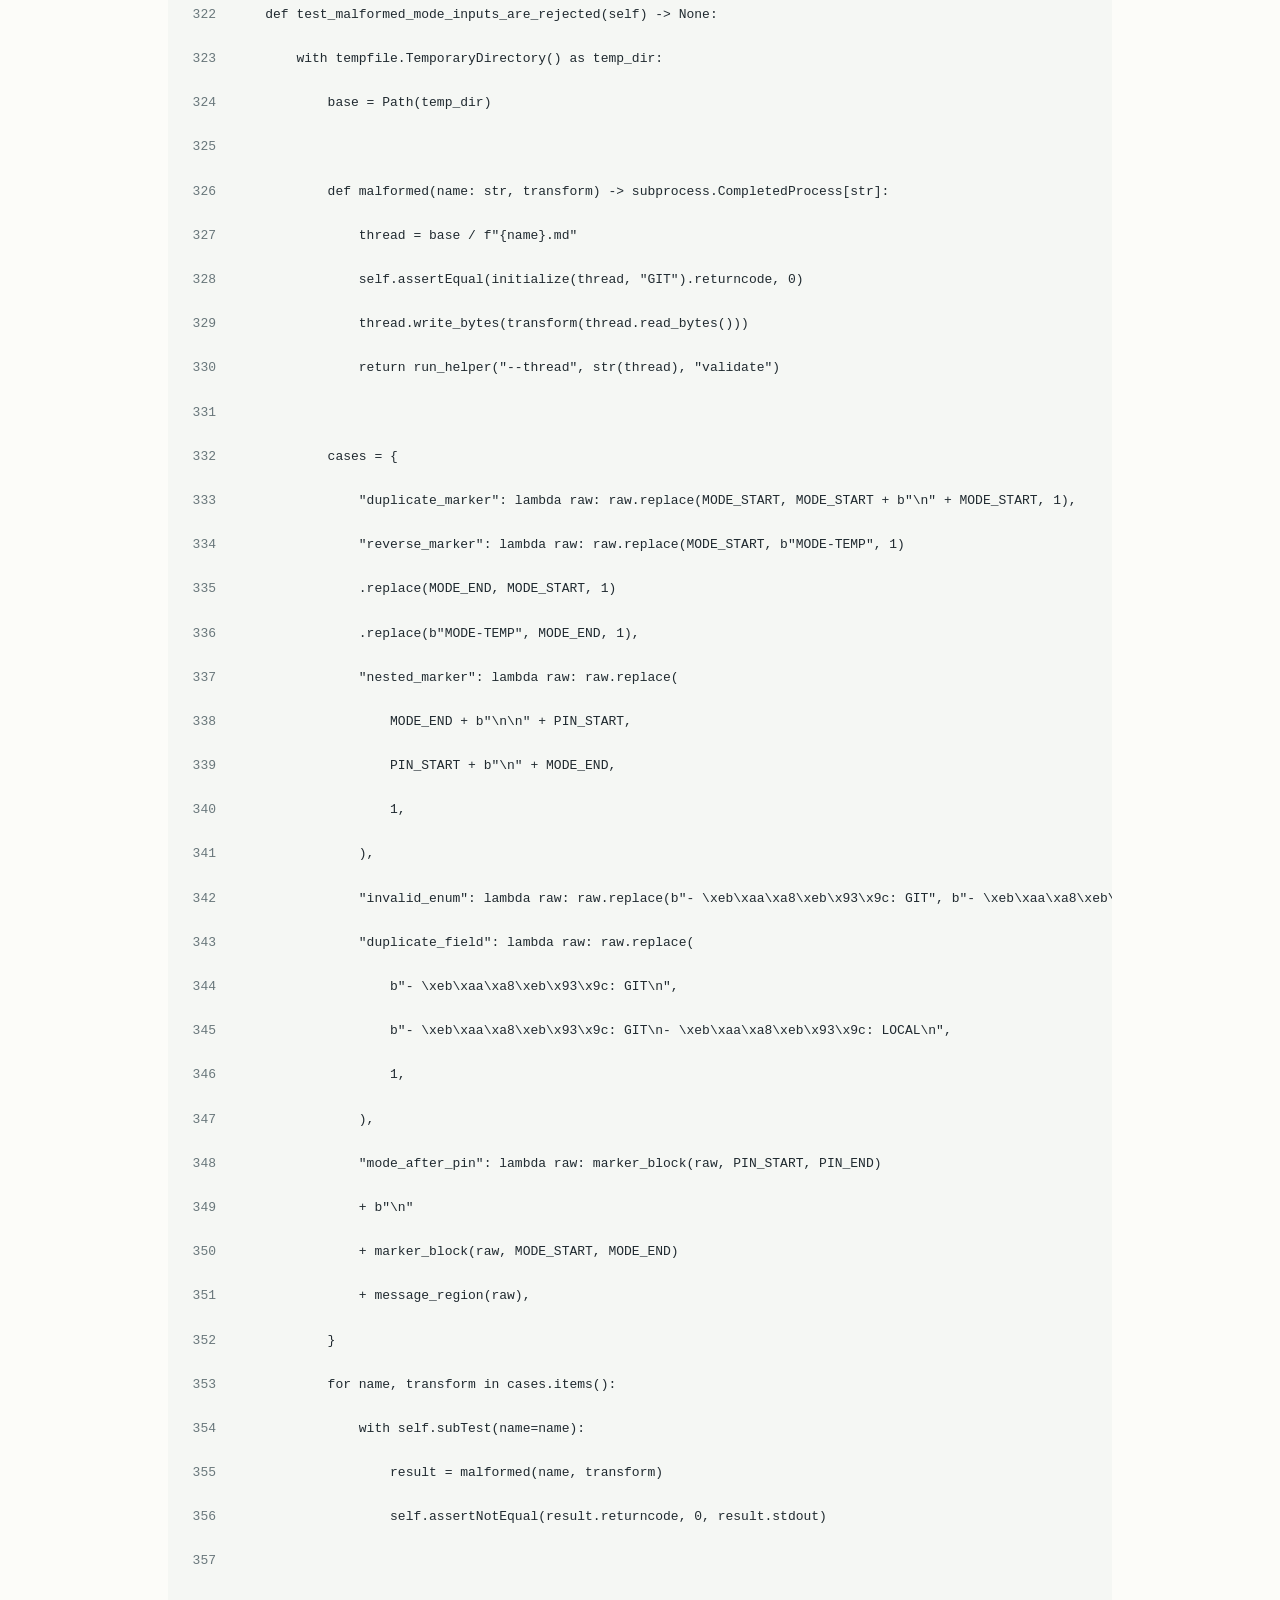
<file: harness-evidence/tests.html>
<!doctype html><html lang="ko"><meta charset="utf-8">
<meta name="viewport" content="width=device-width, initial-scale=1"><meta name="robots" content="noindex">
<title>회귀 테스트 코드 | 하네스 근거</title><link rel="stylesheet" href="evidence.css">
<main><a href="index.html">← 근거 요약</a><h1>회귀 테스트 코드</h1>
<p>버전 0.7.0의 변경 없는 사본입니다. <a href="skill/scripts/test_thread_mailbox.py">Python 원문</a></p>
<pre class="source"><code><span class="line" id="L1"><a href="#L1" aria-label="1행">1</a>from __future__ import annotations</span>
<span class="line" id="L2"><a href="#L2" aria-label="2행">2</a></span>
<span class="line" id="L3"><a href="#L3" aria-label="3행">3</a>import re</span>
<span class="line" id="L4"><a href="#L4" aria-label="4행">4</a>import subprocess</span>
<span class="line" id="L5"><a href="#L5" aria-label="5행">5</a>import sys</span>
<span class="line" id="L6"><a href="#L6" aria-label="6행">6</a>import tempfile</span>
<span class="line" id="L7"><a href="#L7" aria-label="7행">7</a>import unittest</span>
<span class="line" id="L8"><a href="#L8" aria-label="8행">8</a>from pathlib import Path</span>
<span class="line" id="L9"><a href="#L9" aria-label="9행">9</a></span>
<span class="line" id="L10"><a href="#L10" aria-label="10행">10</a></span>
<span class="line" id="L11"><a href="#L11" aria-label="11행">11</a>HELPER = Path(__file__).with_name(&quot;thread_mailbox.py&quot;)</span>
<span class="line" id="L12"><a href="#L12" aria-label="12행">12</a>SKILL_ROOT = HELPER.parent.parent</span>
<span class="line" id="L13"><a href="#L13" aria-label="13행">13</a>CLAUDE_POINTER = (</span>
<span class="line" id="L14"><a href="#L14" aria-label="14행">14</a>    SKILL_ROOT / &quot;../../../.claude/skills/operate-collaboration-thread/SKILL.md&quot;</span>
<span class="line" id="L15"><a href="#L15" aria-label="15행">15</a>).resolve()</span>
<span class="line" id="L16"><a href="#L16" aria-label="16행">16</a>POINTER_VERSION_RE = re.compile(</span>
<span class="line" id="L17"><a href="#L17" aria-label="17행">17</a>    r&quot;(?:Expected helper version:|require exactly)\s*`(\d+\.\d+\.\d+)`&quot;</span>
<span class="line" id="L18"><a href="#L18" aria-label="18행">18</a>)</span>
<span class="line" id="L19"><a href="#L19" aria-label="19행">19</a>MODE_START = b&quot;&lt;!-- THREAD:MODE:START --&gt;&quot;</span>
<span class="line" id="L20"><a href="#L20" aria-label="20행">20</a>MODE_END = b&quot;&lt;!-- THREAD:MODE:END --&gt;&quot;</span>
<span class="line" id="L21"><a href="#L21" aria-label="21행">21</a>PIN_START = b&quot;&lt;!-- THREAD:PINNED:START --&gt;&quot;</span>
<span class="line" id="L22"><a href="#L22" aria-label="22행">22</a>PIN_END = b&quot;&lt;!-- THREAD:PINNED:END --&gt;&quot;</span>
<span class="line" id="L23"><a href="#L23" aria-label="23행">23</a></span>
<span class="line" id="L24"><a href="#L24" aria-label="24행">24</a></span>
<span class="line" id="L25"><a href="#L25" aria-label="25행">25</a>def run_helper(*args: str) -&gt; subprocess.CompletedProcess[str]:</span>
<span class="line" id="L26"><a href="#L26" aria-label="26행">26</a>    return subprocess.run(</span>
<span class="line" id="L27"><a href="#L27" aria-label="27행">27</a>        [sys.executable, str(HELPER), *args],</span>
<span class="line" id="L28"><a href="#L28" aria-label="28행">28</a>        capture_output=True,</span>
<span class="line" id="L29"><a href="#L29" aria-label="29행">29</a>        check=False,</span>
<span class="line" id="L30"><a href="#L30" aria-label="30행">30</a>        text=True,</span>
<span class="line" id="L31"><a href="#L31" aria-label="31행">31</a>        encoding=&quot;utf-8&quot;,</span>
<span class="line" id="L32"><a href="#L32" aria-label="32행">32</a>    )</span>
<span class="line" id="L33"><a href="#L33" aria-label="33행">33</a></span>
<span class="line" id="L34"><a href="#L34" aria-label="34행">34</a></span>
<span class="line" id="L35"><a href="#L35" aria-label="35행">35</a>def helper_version() -&gt; str:</span>
<span class="line" id="L36"><a href="#L36" aria-label="36행">36</a>    result = run_helper(&quot;--version&quot;)</span>
<span class="line" id="L37"><a href="#L37" aria-label="37행">37</a>    if result.returncode != 0:</span>
<span class="line" id="L38"><a href="#L38" aria-label="38행">38</a>        raise AssertionError(result.stderr or &quot;helper --version failed&quot;)</span>
<span class="line" id="L39"><a href="#L39" aria-label="39행">39</a>    return result.stdout.strip()</span>
<span class="line" id="L40"><a href="#L40" aria-label="40행">40</a></span>
<span class="line" id="L41"><a href="#L41" aria-label="41행">41</a></span>
<span class="line" id="L42"><a href="#L42" aria-label="42행">42</a>def assert_pointer_version(pointer: Path, expected: str) -&gt; bool:</span>
<span class="line" id="L43"><a href="#L43" aria-label="43행">43</a>    if not pointer.exists():</span>
<span class="line" id="L44"><a href="#L44" aria-label="44행">44</a>        return False</span>
<span class="line" id="L45"><a href="#L45" aria-label="45행">45</a>    content = pointer.read_text(encoding=&quot;utf-8&quot;)</span>
<span class="line" id="L46"><a href="#L46" aria-label="46행">46</a>    declared = POINTER_VERSION_RE.findall(content)</span>
<span class="line" id="L47"><a href="#L47" aria-label="47행">47</a>    if not declared:</span>
<span class="line" id="L48"><a href="#L48" aria-label="48행">48</a>        raise AssertionError(&quot;Claude pointer has no declared helper version&quot;)</span>
<span class="line" id="L49"><a href="#L49" aria-label="49행">49</a>    if set(declared) != {expected}:</span>
<span class="line" id="L50"><a href="#L50" aria-label="50행">50</a>        raise AssertionError(</span>
<span class="line" id="L51"><a href="#L51" aria-label="51행">51</a>            f&quot;Claude pointer versions {sorted(set(declared))} do not match helper {expected}&quot;</span>
<span class="line" id="L52"><a href="#L52" aria-label="52행">52</a>        )</span>
<span class="line" id="L53"><a href="#L53" aria-label="53행">53</a>    return True</span>
<span class="line" id="L54"><a href="#L54" aria-label="54행">54</a></span>
<span class="line" id="L55"><a href="#L55" aria-label="55행">55</a></span>
<span class="line" id="L56"><a href="#L56" aria-label="56행">56</a>def initialize(thread: Path, mode: str | None = None) -&gt; subprocess.CompletedProcess[str]:</span>
<span class="line" id="L57"><a href="#L57" aria-label="57행">57</a>    args = [&quot;--thread&quot;, str(thread), &quot;init&quot;, &quot;--title&quot;, &quot;Regression&quot;]</span>
<span class="line" id="L58"><a href="#L58" aria-label="58행">58</a>    if mode is not None:</span>
<span class="line" id="L59"><a href="#L59" aria-label="59행">59</a>        args.extend((&quot;--mode&quot;, mode))</span>
<span class="line" id="L60"><a href="#L60" aria-label="60행">60</a>    return run_helper(*args)</span>
<span class="line" id="L61"><a href="#L61" aria-label="61행">61</a></span>
<span class="line" id="L62"><a href="#L62" aria-label="62행">62</a></span>
<span class="line" id="L63"><a href="#L63" aria-label="63행">63</a>def append_message(</span>
<span class="line" id="L64"><a href="#L64" aria-label="64행">64</a>    thread: Path,</span>
<span class="line" id="L65"><a href="#L65" aria-label="65행">65</a>    expected_last: int,</span>
<span class="line" id="L66"><a href="#L66" aria-label="66행">66</a>    body: str = &quot;body&quot;,</span>
<span class="line" id="L67"><a href="#L67" aria-label="67행">67</a>    expected_mode: str | None = None,</span>
<span class="line" id="L68"><a href="#L68" aria-label="68행">68</a>    reply: str = &quot;Y&quot;,</span>
<span class="line" id="L69"><a href="#L69" aria-label="69행">69</a>    in_reply_to: str | None = None,</span>
<span class="line" id="L70"><a href="#L70" aria-label="70행">70</a>    sender: str = &quot;CODEX&quot;,</span>
<span class="line" id="L71"><a href="#L71" aria-label="71행">71</a>    receiver: str = &quot;CLAUDE/OWNER&quot;,</span>
<span class="line" id="L72"><a href="#L72" aria-label="72행">72</a>    status: str = &quot;OPEN&quot;,</span>
<span class="line" id="L73"><a href="#L73" aria-label="73행">73</a>    artifact: str | None = None,</span>
<span class="line" id="L74"><a href="#L74" aria-label="74행">74</a>    message_type: str = &quot;REPORT&quot;,</span>
<span class="line" id="L75"><a href="#L75" aria-label="75행">75</a>) -&gt; subprocess.CompletedProcess[str]:</span>
<span class="line" id="L76"><a href="#L76" aria-label="76행">76</a>    args = [</span>
<span class="line" id="L77"><a href="#L77" aria-label="77행">77</a>        &quot;--thread&quot;,</span>
<span class="line" id="L78"><a href="#L78" aria-label="78행">78</a>        str(thread),</span>
<span class="line" id="L79"><a href="#L79" aria-label="79행">79</a>        &quot;append&quot;,</span>
<span class="line" id="L80"><a href="#L80" aria-label="80행">80</a>        &quot;--expect-last&quot;,</span>
<span class="line" id="L81"><a href="#L81" aria-label="81행">81</a>        str(expected_last),</span>
<span class="line" id="L82"><a href="#L82" aria-label="82행">82</a>        &quot;--tag&quot;,</span>
<span class="line" id="L83"><a href="#L83" aria-label="83행">83</a>        &quot;REGRESSION&quot;,</span>
<span class="line" id="L84"><a href="#L84" aria-label="84행">84</a>        &quot;--type&quot;,</span>
<span class="line" id="L85"><a href="#L85" aria-label="85행">85</a>        message_type,</span>
<span class="line" id="L86"><a href="#L86" aria-label="86행">86</a>        &quot;--sender&quot;,</span>
<span class="line" id="L87"><a href="#L87" aria-label="87행">87</a>        sender,</span>
<span class="line" id="L88"><a href="#L88" aria-label="88행">88</a>        &quot;--receiver&quot;,</span>
<span class="line" id="L89"><a href="#L89" aria-label="89행">89</a>        receiver,</span>
<span class="line" id="L90"><a href="#L90" aria-label="90행">90</a>        &quot;--title&quot;,</span>
<span class="line" id="L91"><a href="#L91" aria-label="91행">91</a>        &quot;message&quot;,</span>
<span class="line" id="L92"><a href="#L92" aria-label="92행">92</a>        &quot;--body&quot;,</span>
<span class="line" id="L93"><a href="#L93" aria-label="93행">93</a>        body,</span>
<span class="line" id="L94"><a href="#L94" aria-label="94행">94</a>        &quot;--reply&quot;,</span>
<span class="line" id="L95"><a href="#L95" aria-label="95행">95</a>        reply,</span>
<span class="line" id="L96"><a href="#L96" aria-label="96행">96</a>        &quot;--status&quot;,</span>
<span class="line" id="L97"><a href="#L97" aria-label="97행">97</a>        status,</span>
<span class="line" id="L98"><a href="#L98" aria-label="98행">98</a>    ]</span>
<span class="line" id="L99"><a href="#L99" aria-label="99행">99</a>    if expected_mode is not None:</span>
<span class="line" id="L100"><a href="#L100" aria-label="100행">100</a>        args.extend((&quot;--expect-mode&quot;, expected_mode))</span>
<span class="line" id="L101"><a href="#L101" aria-label="101행">101</a>    if in_reply_to is not None:</span>
<span class="line" id="L102"><a href="#L102" aria-label="102행">102</a>        args.extend((&quot;--in-reply-to&quot;, in_reply_to))</span>
<span class="line" id="L103"><a href="#L103" aria-label="103행">103</a>    if artifact is not None:</span>
<span class="line" id="L104"><a href="#L104" aria-label="104행">104</a>        args.extend((&quot;--artifact&quot;, artifact))</span>
<span class="line" id="L105"><a href="#L105" aria-label="105행">105</a>    return run_helper(*args)</span>
<span class="line" id="L106"><a href="#L106" aria-label="106행">106</a></span>
<span class="line" id="L107"><a href="#L107" aria-label="107행">107</a></span>
<span class="line" id="L108"><a href="#L108" aria-label="108행">108</a>def marker_block(raw: bytes, start: bytes, end: bytes) -&gt; bytes:</span>
<span class="line" id="L109"><a href="#L109" aria-label="109행">109</a>    start_index = raw.index(start)</span>
<span class="line" id="L110"><a href="#L110" aria-label="110행">110</a>    end_index = raw.index(end, start_index)</span>
<span class="line" id="L111"><a href="#L111" aria-label="111행">111</a>    end_line = raw.find(b&quot;\n&quot;, end_index)</span>
<span class="line" id="L112"><a href="#L112" aria-label="112행">112</a>    end_after = len(raw) if end_line == -1 else end_line + 1</span>
<span class="line" id="L113"><a href="#L113" aria-label="113행">113</a>    return raw[start_index:end_after]</span>
<span class="line" id="L114"><a href="#L114" aria-label="114행">114</a></span>
<span class="line" id="L115"><a href="#L115" aria-label="115행">115</a></span>
<span class="line" id="L116"><a href="#L116" aria-label="116행">116</a>def message_region(raw: bytes) -&gt; bytes:</span>
<span class="line" id="L117"><a href="#L117" aria-label="117행">117</a>    index = raw.find(b&quot;### [&quot;)</span>
<span class="line" id="L118"><a href="#L118" aria-label="118행">118</a>    return b&quot;&quot; if index == -1 else raw[index:]</span>
<span class="line" id="L119"><a href="#L119" aria-label="119행">119</a></span>
<span class="line" id="L120"><a href="#L120" aria-label="120행">120</a></span>
<span class="line" id="L121"><a href="#L121" aria-label="121행">121</a>class ThreadMailboxRegressionTests(unittest.TestCase):</span>
<span class="line" id="L122"><a href="#L122" aria-label="122행">122</a>    def test_helper_version_is_0_7_0(self) -&gt; None:</span>
<span class="line" id="L123"><a href="#L123" aria-label="123행">123</a>        self.assertEqual(helper_version(), &quot;0.7.0&quot;)</span>
<span class="line" id="L124"><a href="#L124" aria-label="124행">124</a></span>
<span class="line" id="L125"><a href="#L125" aria-label="125행">125</a>    def test_claude_pointer_matches_helper_version_when_present(self) -&gt; None:</span>
<span class="line" id="L126"><a href="#L126" aria-label="126행">126</a>        if not CLAUDE_POINTER.exists():</span>
<span class="line" id="L127"><a href="#L127" aria-label="127행">127</a>            self.skipTest(&quot;Claude pointer is not installed&quot;)</span>
<span class="line" id="L128"><a href="#L128" aria-label="128행">128</a>        self.assertTrue(assert_pointer_version(CLAUDE_POINTER, helper_version()))</span>
<span class="line" id="L129"><a href="#L129" aria-label="129행">129</a>        self.assertNotIn(&quot;0.3.2&quot;, CLAUDE_POINTER.read_text(encoding=&quot;utf-8&quot;))</span>
<span class="line" id="L130"><a href="#L130" aria-label="130행">130</a>        self.assertNotIn(&quot;0.&quot; + &quot;4.0&quot;, CLAUDE_POINTER.read_text(encoding=&quot;utf-8&quot;))</span>
<span class="line" id="L131"><a href="#L131" aria-label="131행">131</a></span>
<span class="line" id="L132"><a href="#L132" aria-label="132행">132</a>    def test_claude_pointer_mismatch_fails(self) -&gt; None:</span>
<span class="line" id="L133"><a href="#L133" aria-label="133행">133</a>        with tempfile.TemporaryDirectory() as temp_dir:</span>
<span class="line" id="L134"><a href="#L134" aria-label="134행">134</a>            pointer = Path(temp_dir) / &quot;SKILL.md&quot;</span>
<span class="line" id="L135"><a href="#L135" aria-label="135행">135</a>            pointer.write_text(</span>
<span class="line" id="L136"><a href="#L136" aria-label="136행">136</a>                &quot;Expected helper version: `0.0.0`.\n&quot;</span>
<span class="line" id="L137"><a href="#L137" aria-label="137행">137</a>                &quot;Run the helper and require exactly `0.0.0`.\n&quot;,</span>
<span class="line" id="L138"><a href="#L138" aria-label="138행">138</a>                encoding=&quot;utf-8&quot;,</span>
<span class="line" id="L139"><a href="#L139" aria-label="139행">139</a>            )</span>
<span class="line" id="L140"><a href="#L140" aria-label="140행">140</a>            with self.assertRaises(AssertionError):</span>
<span class="line" id="L141"><a href="#L141" aria-label="141행">141</a>                assert_pointer_version(pointer, helper_version())</span>
<span class="line" id="L142"><a href="#L142" aria-label="142행">142</a></span>
<span class="line" id="L143"><a href="#L143" aria-label="143행">143</a>    def test_claude_pointer_absence_is_skipped_by_check(self) -&gt; None:</span>
<span class="line" id="L144"><a href="#L144" aria-label="144행">144</a>        with tempfile.TemporaryDirectory() as temp_dir:</span>
<span class="line" id="L145"><a href="#L145" aria-label="145행">145</a>            pointer = Path(temp_dir) / &quot;missing&quot; / &quot;SKILL.md&quot;</span>
<span class="line" id="L146"><a href="#L146" aria-label="146행">146</a>            self.assertFalse(assert_pointer_version(pointer, helper_version()))</span>
<span class="line" id="L147"><a href="#L147" aria-label="147행">147</a></span>
<span class="line" id="L148"><a href="#L148" aria-label="148행">148</a>    def test_inline_body_crlf_does_not_create_stray_cr(self) -&gt; None:</span>
<span class="line" id="L149"><a href="#L149" aria-label="149행">149</a>        with tempfile.TemporaryDirectory() as temp_dir:</span>
<span class="line" id="L150"><a href="#L150" aria-label="150행">150</a>            thread = Path(temp_dir) / &quot;THREAD.md&quot;</span>
<span class="line" id="L151"><a href="#L151" aria-label="151행">151</a>            created = initialize(thread)</span>
<span class="line" id="L152"><a href="#L152" aria-label="152행">152</a>            self.assertEqual(created.returncode, 0, created.stderr)</span>
<span class="line" id="L153"><a href="#L153" aria-label="153행">153</a></span>
<span class="line" id="L154"><a href="#L154" aria-label="154행">154</a>            raw = thread.read_bytes()</span>
<span class="line" id="L155"><a href="#L155" aria-label="155행">155</a>            self.assertNotIn(b&quot;\r&quot;, raw)</span>
<span class="line" id="L156"><a href="#L156" aria-label="156행">156</a>            thread.write_bytes(raw.replace(b&quot;\n&quot;, b&quot;\r\n&quot;))</span>
<span class="line" id="L157"><a href="#L157" aria-label="157행">157</a></span>
<span class="line" id="L158"><a href="#L158" aria-label="158행">158</a>            appended = append_message(</span>
<span class="line" id="L159"><a href="#L159" aria-label="159행">159</a>                thread,</span>
<span class="line" id="L160"><a href="#L160" aria-label="160행">160</a>                0,</span>
<span class="line" id="L161"><a href="#L161" aria-label="161행">161</a>                body=&quot;first line\r\n\r\n| second | line |&quot;,</span>
<span class="line" id="L162"><a href="#L162" aria-label="162행">162</a>            )</span>
<span class="line" id="L163"><a href="#L163" aria-label="163행">163</a>            self.assertEqual(appended.returncode, 0, appended.stderr)</span>
<span class="line" id="L164"><a href="#L164" aria-label="164행">164</a></span>
<span class="line" id="L165"><a href="#L165" aria-label="165행">165</a>            result = thread.read_bytes()</span>
<span class="line" id="L166"><a href="#L166" aria-label="166행">166</a>            self.assertNotIn(b&quot;\r\r\n&quot;, result)</span>
<span class="line" id="L167"><a href="#L167" aria-label="167행">167</a>            self.assertIsNone(re.search(br&quot;\r(?!\n)&quot;, result))</span>
<span class="line" id="L168"><a href="#L168" aria-label="168행">168</a></span>
<span class="line" id="L169"><a href="#L169" aria-label="169행">169</a>            validated = run_helper(&quot;--thread&quot;, str(thread), &quot;validate&quot;)</span>
<span class="line" id="L170"><a href="#L170" aria-label="170행">170</a>            self.assertEqual(validated.returncode, 0, validated.stderr)</span>
<span class="line" id="L171"><a href="#L171" aria-label="171행">171</a>            self.assertIn(&quot;stray_cr=0&quot;, validated.stdout)</span>
<span class="line" id="L172"><a href="#L172" aria-label="172행">172</a></span>
<span class="line" id="L173"><a href="#L173" aria-label="173행">173</a>    def test_mode_show_and_set_round_trip(self) -&gt; None:</span>
<span class="line" id="L174"><a href="#L174" aria-label="174행">174</a>        with tempfile.TemporaryDirectory() as temp_dir:</span>
<span class="line" id="L175"><a href="#L175" aria-label="175행">175</a>            thread = Path(temp_dir) / &quot;THREAD.md&quot;</span>
<span class="line" id="L176"><a href="#L176" aria-label="176행">176</a>            self.assertEqual(initialize(thread).returncode, 0)</span>
<span class="line" id="L177"><a href="#L177" aria-label="177행">177</a>            shown = run_helper(&quot;--thread&quot;, str(thread), &quot;mode&quot;, &quot;--show&quot;)</span>
<span class="line" id="L178"><a href="#L178" aria-label="178행">178</a>            self.assertEqual(shown.returncode, 0, shown.stderr)</span>
<span class="line" id="L179"><a href="#L179" aria-label="179행">179</a>            self.assertIn(&quot;UNDECLARED&quot;, shown.stdout)</span>
<span class="line" id="L180"><a href="#L180" aria-label="180행">180</a></span>
<span class="line" id="L181"><a href="#L181" aria-label="181행">181</a>            updated = run_helper(</span>
<span class="line" id="L182"><a href="#L182" aria-label="182행">182</a>                &quot;--thread&quot;,</span>
<span class="line" id="L183"><a href="#L183" aria-label="183행">183</a>                str(thread),</span>
<span class="line" id="L184"><a href="#L184" aria-label="184행">184</a>                &quot;mode&quot;,</span>
<span class="line" id="L185"><a href="#L185" aria-label="185행">185</a>                &quot;--set&quot;,</span>
<span class="line" id="L186"><a href="#L186" aria-label="186행">186</a>                &quot;GIT&quot;,</span>
<span class="line" id="L187"><a href="#L187" aria-label="187행">187</a>                &quot;--by&quot;,</span>
<span class="line" id="L188"><a href="#L188" aria-label="188행">188</a>                &quot;OWNER&quot;,</span>
<span class="line" id="L189"><a href="#L189" aria-label="189행">189</a>                &quot;--reason&quot;,</span>
<span class="line" id="L190"><a href="#L190" aria-label="190행">190</a>                &quot;repository review&quot;,</span>
<span class="line" id="L191"><a href="#L191" aria-label="191행">191</a>            )</span>
<span class="line" id="L192"><a href="#L192" aria-label="192행">192</a>            self.assertEqual(updated.returncode, 0, updated.stderr)</span>
<span class="line" id="L193"><a href="#L193" aria-label="193행">193</a>            raw = thread.read_bytes()</span>
<span class="line" id="L194"><a href="#L194" aria-label="194행">194</a>            self.assertLess(raw.index(MODE_START), raw.index(PIN_START))</span>
<span class="line" id="L195"><a href="#L195" aria-label="195행">195</a>            shown = run_helper(&quot;--thread&quot;, str(thread), &quot;mode&quot;, &quot;--show&quot;)</span>
<span class="line" id="L196"><a href="#L196" aria-label="196행">196</a>            self.assertIn(&quot;mode GIT&quot;, shown.stdout)</span>
<span class="line" id="L197"><a href="#L197" aria-label="197행">197</a>            self.assertIn(&quot;OWNER&quot;, shown.stdout)</span>
<span class="line" id="L198"><a href="#L198" aria-label="198행">198</a>            self.assertIn(&quot;repository review&quot;, shown.stdout)</span>
<span class="line" id="L199"><a href="#L199" aria-label="199행">199</a></span>
<span class="line" id="L200"><a href="#L200" aria-label="200행">200</a>    def test_expect_mode_four_conditions_for_append(self) -&gt; None:</span>
<span class="line" id="L201"><a href="#L201" aria-label="201행">201</a>        with tempfile.TemporaryDirectory() as temp_dir:</span>
<span class="line" id="L202"><a href="#L202" aria-label="202행">202</a>            base = Path(temp_dir)</span>
<span class="line" id="L203"><a href="#L203" aria-label="203행">203</a>            legacy = base / &quot;legacy.md&quot;</span>
<span class="line" id="L204"><a href="#L204" aria-label="204행">204</a>            self.assertEqual(initialize(legacy).returncode, 0)</span>
<span class="line" id="L205"><a href="#L205" aria-label="205행">205</a>            self.assertEqual(append_message(legacy, 0).returncode, 0)</span>
<span class="line" id="L206"><a href="#L206" aria-label="206행">206</a>            no_block_with_expect = append_message(legacy, 1, expected_mode=&quot;GIT&quot;)</span>
<span class="line" id="L207"><a href="#L207" aria-label="207행">207</a>            self.assertEqual(no_block_with_expect.returncode, 5)</span>
<span class="line" id="L208"><a href="#L208" aria-label="208행">208</a></span>
<span class="line" id="L209"><a href="#L209" aria-label="209행">209</a>            declared = base / &quot;declared.md&quot;</span>
<span class="line" id="L210"><a href="#L210" aria-label="210행">210</a>            self.assertEqual(initialize(declared, &quot;GIT&quot;).returncode, 0)</span>
<span class="line" id="L211"><a href="#L211" aria-label="211행">211</a>            missing = append_message(declared, 0)</span>
<span class="line" id="L212"><a href="#L212" aria-label="212행">212</a>            mismatch = append_message(declared, 0, expected_mode=&quot;LOCAL&quot;)</span>
<span class="line" id="L213"><a href="#L213" aria-label="213행">213</a>            correct = append_message(declared, 0, expected_mode=&quot;GIT&quot;)</span>
<span class="line" id="L214"><a href="#L214" aria-label="214행">214</a>            self.assertEqual(missing.returncode, 5)</span>
<span class="line" id="L215"><a href="#L215" aria-label="215행">215</a>            self.assertEqual(mismatch.returncode, 5)</span>
<span class="line" id="L216"><a href="#L216" aria-label="216행">216</a>            self.assertEqual(correct.returncode, 0, correct.stderr)</span>
<span class="line" id="L217"><a href="#L217" aria-label="217행">217</a></span>
<span class="line" id="L218"><a href="#L218" aria-label="218행">218</a>    def test_resolve_and_pin_require_expected_mode(self) -&gt; None:</span>
<span class="line" id="L219"><a href="#L219" aria-label="219행">219</a>        with tempfile.TemporaryDirectory() as temp_dir:</span>
<span class="line" id="L220"><a href="#L220" aria-label="220행">220</a>            thread = Path(temp_dir) / &quot;THREAD.md&quot;</span>
<span class="line" id="L221"><a href="#L221" aria-label="221행">221</a>            self.assertEqual(initialize(thread, &quot;GIT&quot;).returncode, 0)</span>
<span class="line" id="L222"><a href="#L222" aria-label="222행">222</a>            self.assertEqual(append_message(thread, 0, expected_mode=&quot;GIT&quot;).returncode, 0)</span>
<span class="line" id="L223"><a href="#L223" aria-label="223행">223</a></span>
<span class="line" id="L224"><a href="#L224" aria-label="224행">224</a>            missing_resolve = run_helper(</span>
<span class="line" id="L225"><a href="#L225" aria-label="225행">225</a>                &quot;--thread&quot;, str(thread), &quot;resolve&quot;, &quot;--number&quot;, &quot;1&quot;, &quot;--status&quot;, &quot;DONE&quot;</span>
<span class="line" id="L226"><a href="#L226" aria-label="226행">226</a>            )</span>
<span class="line" id="L227"><a href="#L227" aria-label="227행">227</a>            good_resolve = run_helper(</span>
<span class="line" id="L228"><a href="#L228" aria-label="228행">228</a>                &quot;--thread&quot;,</span>
<span class="line" id="L229"><a href="#L229" aria-label="229행">229</a>                str(thread),</span>
<span class="line" id="L230"><a href="#L230" aria-label="230행">230</a>                &quot;resolve&quot;,</span>
<span class="line" id="L231"><a href="#L231" aria-label="231행">231</a>                &quot;--number&quot;,</span>
<span class="line" id="L232"><a href="#L232" aria-label="232행">232</a>                &quot;1&quot;,</span>
<span class="line" id="L233"><a href="#L233" aria-label="233행">233</a>                &quot;--status&quot;,</span>
<span class="line" id="L234"><a href="#L234" aria-label="234행">234</a>                &quot;DONE&quot;,</span>
<span class="line" id="L235"><a href="#L235" aria-label="235행">235</a>                &quot;--expect-mode&quot;,</span>
<span class="line" id="L236"><a href="#L236" aria-label="236행">236</a>                &quot;GIT&quot;,</span>
<span class="line" id="L237"><a href="#L237" aria-label="237행">237</a>            )</span>
<span class="line" id="L238"><a href="#L238" aria-label="238행">238</a>            missing_pin = run_helper(&quot;--thread&quot;, str(thread), &quot;pin&quot;, &quot;--show-hash&quot;)</span>
<span class="line" id="L239"><a href="#L239" aria-label="239행">239</a>            good_pin = run_helper(</span>
<span class="line" id="L240"><a href="#L240" aria-label="240행">240</a>                &quot;--thread&quot;, str(thread), &quot;pin&quot;, &quot;--show-hash&quot;, &quot;--expect-mode&quot;, &quot;GIT&quot;</span>
<span class="line" id="L241"><a href="#L241" aria-label="241행">241</a>            )</span>
<span class="line" id="L242"><a href="#L242" aria-label="242행">242</a>            self.assertEqual(missing_resolve.returncode, 5)</span>
<span class="line" id="L243"><a href="#L243" aria-label="243행">243</a>            self.assertEqual(good_resolve.returncode, 0, good_resolve.stderr)</span>
<span class="line" id="L244"><a href="#L244" aria-label="244행">244</a>            self.assertEqual(missing_pin.returncode, 5)</span>
<span class="line" id="L245"><a href="#L245" aria-label="245행">245</a>            self.assertEqual(good_pin.returncode, 0, good_pin.stderr)</span>
<span class="line" id="L246"><a href="#L246" aria-label="246행">246</a></span>
<span class="line" id="L247"><a href="#L247" aria-label="247행">247</a>    def test_pin_and_mode_preserve_each_other_and_messages(self) -&gt; None:</span>
<span class="line" id="L248"><a href="#L248" aria-label="248행">248</a>        with tempfile.TemporaryDirectory() as temp_dir:</span>
<span class="line" id="L249"><a href="#L249" aria-label="249행">249</a>            root = Path(temp_dir)</span>
<span class="line" id="L250"><a href="#L250" aria-label="250행">250</a>            thread = root / &quot;THREAD.md&quot;</span>
<span class="line" id="L251"><a href="#L251" aria-label="251행">251</a>            body_file = root / &quot;pin.md&quot;</span>
<span class="line" id="L252"><a href="#L252" aria-label="252행">252</a>            body_file.write_text(&quot;## Updated\n\n- fact\n&quot;, encoding=&quot;utf-8&quot;)</span>
<span class="line" id="L253"><a href="#L253" aria-label="253행">253</a>            self.assertEqual(initialize(thread, &quot;GIT&quot;).returncode, 0)</span>
<span class="line" id="L254"><a href="#L254" aria-label="254행">254</a>            self.assertEqual(append_message(thread, 0, expected_mode=&quot;GIT&quot;).returncode, 0)</span>
<span class="line" id="L255"><a href="#L255" aria-label="255행">255</a></span>
<span class="line" id="L256"><a href="#L256" aria-label="256행">256</a>            before = thread.read_bytes()</span>
<span class="line" id="L257"><a href="#L257" aria-label="257행">257</a>            mode_before = marker_block(before, MODE_START, MODE_END)</span>
<span class="line" id="L258"><a href="#L258" aria-label="258행">258</a>            messages_before = message_region(before)</span>
<span class="line" id="L259"><a href="#L259" aria-label="259행">259</a>            pin_show = run_helper(</span>
<span class="line" id="L260"><a href="#L260" aria-label="260행">260</a>                &quot;--thread&quot;, str(thread), &quot;pin&quot;, &quot;--show-hash&quot;, &quot;--expect-mode&quot;, &quot;GIT&quot;</span>
<span class="line" id="L261"><a href="#L261" aria-label="261행">261</a>            )</span>
<span class="line" id="L262"><a href="#L262" aria-label="262행">262</a>            pin_hash = re.search(r&quot;([0-9a-f]{64})&quot;, pin_show.stdout).group(1)</span>
<span class="line" id="L263"><a href="#L263" aria-label="263행">263</a>            pin_update = run_helper(</span>
<span class="line" id="L264"><a href="#L264" aria-label="264행">264</a>                &quot;--thread&quot;,</span>
<span class="line" id="L265"><a href="#L265" aria-label="265행">265</a>                str(thread),</span>
<span class="line" id="L266"><a href="#L266" aria-label="266행">266</a>                &quot;pin&quot;,</span>
<span class="line" id="L267"><a href="#L267" aria-label="267행">267</a>                &quot;--expect-hash&quot;,</span>
<span class="line" id="L268"><a href="#L268" aria-label="268행">268</a>                pin_hash,</span>
<span class="line" id="L269"><a href="#L269" aria-label="269행">269</a>                &quot;--body-file&quot;,</span>
<span class="line" id="L270"><a href="#L270" aria-label="270행">270</a>                str(body_file),</span>
<span class="line" id="L271"><a href="#L271" aria-label="271행">271</a>                &quot;--expect-mode&quot;,</span>
<span class="line" id="L272"><a href="#L272" aria-label="272행">272</a>                &quot;GIT&quot;,</span>
<span class="line" id="L273"><a href="#L273" aria-label="273행">273</a>            )</span>
<span class="line" id="L274"><a href="#L274" aria-label="274행">274</a>            self.assertEqual(pin_update.returncode, 0, pin_update.stderr)</span>
<span class="line" id="L275"><a href="#L275" aria-label="275행">275</a>            after_pin = thread.read_bytes()</span>
<span class="line" id="L276"><a href="#L276" aria-label="276행">276</a>            self.assertEqual(marker_block(after_pin, MODE_START, MODE_END), mode_before)</span>
<span class="line" id="L277"><a href="#L277" aria-label="277행">277</a>            self.assertEqual(message_region(after_pin), messages_before)</span>
<span class="line" id="L278"><a href="#L278" aria-label="278행">278</a></span>
<span class="line" id="L279"><a href="#L279" aria-label="279행">279</a>            pin_before_mode = marker_block(after_pin, PIN_START, PIN_END)</span>
<span class="line" id="L280"><a href="#L280" aria-label="280행">280</a>            messages_before_mode = message_region(after_pin)</span>
<span class="line" id="L281"><a href="#L281" aria-label="281행">281</a>            mode_update = run_helper(</span>
<span class="line" id="L282"><a href="#L282" aria-label="282행">282</a>                &quot;--thread&quot;,</span>
<span class="line" id="L283"><a href="#L283" aria-label="283행">283</a>                str(thread),</span>
<span class="line" id="L284"><a href="#L284" aria-label="284행">284</a>                &quot;mode&quot;,</span>
<span class="line" id="L285"><a href="#L285" aria-label="285행">285</a>                &quot;--set&quot;,</span>
<span class="line" id="L286"><a href="#L286" aria-label="286행">286</a>                &quot;LOCAL&quot;,</span>
<span class="line" id="L287"><a href="#L287" aria-label="287행">287</a>                &quot;--by&quot;,</span>
<span class="line" id="L288"><a href="#L288" aria-label="288행">288</a>                &quot;OWNER&quot;,</span>
<span class="line" id="L289"><a href="#L289" aria-label="289행">289</a>                &quot;--reason&quot;,</span>
<span class="line" id="L290"><a href="#L290" aria-label="290행">290</a>                &quot;local documents&quot;,</span>
<span class="line" id="L291"><a href="#L291" aria-label="291행">291</a>                &quot;--expect-current-mode&quot;,</span>
<span class="line" id="L292"><a href="#L292" aria-label="292행">292</a>                &quot;GIT&quot;,</span>
<span class="line" id="L293"><a href="#L293" aria-label="293행">293</a>            )</span>
<span class="line" id="L294"><a href="#L294" aria-label="294행">294</a>            self.assertEqual(mode_update.returncode, 0, mode_update.stderr)</span>
<span class="line" id="L295"><a href="#L295" aria-label="295행">295</a>            after_mode = thread.read_bytes()</span>
<span class="line" id="L296"><a href="#L296" aria-label="296행">296</a>            self.assertEqual(marker_block(after_mode, PIN_START, PIN_END), pin_before_mode)</span>
<span class="line" id="L297"><a href="#L297" aria-label="297행">297</a>            self.assertEqual(message_region(after_mode), messages_before_mode)</span>
<span class="line" id="L298"><a href="#L298" aria-label="298행">298</a></span>
<span class="line" id="L299"><a href="#L299" aria-label="299행">299</a>    def test_mode_command_rejects_markers_only_in_message_body(self) -&gt; None:</span>
<span class="line" id="L300"><a href="#L300" aria-label="300행">300</a>        with tempfile.TemporaryDirectory() as temp_dir:</span>
<span class="line" id="L301"><a href="#L301" aria-label="301행">301</a>            thread = Path(temp_dir) / &quot;THREAD.md&quot;</span>
<span class="line" id="L302"><a href="#L302" aria-label="302행">302</a>            self.assertEqual(initialize(thread).returncode, 0)</span>
<span class="line" id="L303"><a href="#L303" aria-label="303행">303</a>            body = &quot;&lt;!-- THREAD:MODE:START --&gt;\nexample\n&lt;!-- THREAD:MODE:END --&gt;&quot;</span>
<span class="line" id="L304"><a href="#L304" aria-label="304행">304</a>            self.assertEqual(append_message(thread, 0, body=body).returncode, 0)</span>
<span class="line" id="L305"><a href="#L305" aria-label="305행">305</a>            validated = run_helper(&quot;--thread&quot;, str(thread), &quot;validate&quot;)</span>
<span class="line" id="L306"><a href="#L306" aria-label="306행">306</a>            shown = run_helper(&quot;--thread&quot;, str(thread), &quot;mode&quot;, &quot;--show&quot;)</span>
<span class="line" id="L307"><a href="#L307" aria-label="307행">307</a>            setting = run_helper(</span>
<span class="line" id="L308"><a href="#L308" aria-label="308행">308</a>                &quot;--thread&quot;,</span>
<span class="line" id="L309"><a href="#L309" aria-label="309행">309</a>                str(thread),</span>
<span class="line" id="L310"><a href="#L310" aria-label="310행">310</a>                &quot;mode&quot;,</span>
<span class="line" id="L311"><a href="#L311" aria-label="311행">311</a>                &quot;--set&quot;,</span>
<span class="line" id="L312"><a href="#L312" aria-label="312행">312</a>                &quot;GIT&quot;,</span>
<span class="line" id="L313"><a href="#L313" aria-label="313행">313</a>                &quot;--by&quot;,</span>
<span class="line" id="L314"><a href="#L314" aria-label="314행">314</a>                &quot;OWNER&quot;,</span>
<span class="line" id="L315"><a href="#L315" aria-label="315행">315</a>                &quot;--reason&quot;,</span>
<span class="line" id="L316"><a href="#L316" aria-label="316행">316</a>                &quot;review&quot;,</span>
<span class="line" id="L317"><a href="#L317" aria-label="317행">317</a>            )</span>
<span class="line" id="L318"><a href="#L318" aria-label="318행">318</a>            self.assertEqual(validated.returncode, 0, validated.stderr)</span>
<span class="line" id="L319"><a href="#L319" aria-label="319행">319</a>            self.assertNotEqual(shown.returncode, 0)</span>
<span class="line" id="L320"><a href="#L320" aria-label="320행">320</a>            self.assertNotEqual(setting.returncode, 0)</span>
<span class="line" id="L321"><a href="#L321" aria-label="321행">321</a></span>
<span class="line" id="L322"><a href="#L322" aria-label="322행">322</a>    def test_malformed_mode_inputs_are_rejected(self) -&gt; None:</span>
<span class="line" id="L323"><a href="#L323" aria-label="323행">323</a>        with tempfile.TemporaryDirectory() as temp_dir:</span>
<span class="line" id="L324"><a href="#L324" aria-label="324행">324</a>            base = Path(temp_dir)</span>
<span class="line" id="L325"><a href="#L325" aria-label="325행">325</a></span>
<span class="line" id="L326"><a href="#L326" aria-label="326행">326</a>            def malformed(name: str, transform) -&gt; subprocess.CompletedProcess[str]:</span>
<span class="line" id="L327"><a href="#L327" aria-label="327행">327</a>                thread = base / f&quot;{name}.md&quot;</span>
<span class="line" id="L328"><a href="#L328" aria-label="328행">328</a>                self.assertEqual(initialize(thread, &quot;GIT&quot;).returncode, 0)</span>
<span class="line" id="L329"><a href="#L329" aria-label="329행">329</a>                thread.write_bytes(transform(thread.read_bytes()))</span>
<span class="line" id="L330"><a href="#L330" aria-label="330행">330</a>                return run_helper(&quot;--thread&quot;, str(thread), &quot;validate&quot;)</span>
<span class="line" id="L331"><a href="#L331" aria-label="331행">331</a></span>
<span class="line" id="L332"><a href="#L332" aria-label="332행">332</a>            cases = {</span>
<span class="line" id="L333"><a href="#L333" aria-label="333행">333</a>                &quot;duplicate_marker&quot;: lambda raw: raw.replace(MODE_START, MODE_START + b&quot;\n&quot; + MODE_START, 1),</span>
<span class="line" id="L334"><a href="#L334" aria-label="334행">334</a>                &quot;reverse_marker&quot;: lambda raw: raw.replace(MODE_START, b&quot;MODE-TEMP&quot;, 1)</span>
<span class="line" id="L335"><a href="#L335" aria-label="335행">335</a>                .replace(MODE_END, MODE_START, 1)</span>
<span class="line" id="L336"><a href="#L336" aria-label="336행">336</a>                .replace(b&quot;MODE-TEMP&quot;, MODE_END, 1),</span>
<span class="line" id="L337"><a href="#L337" aria-label="337행">337</a>                &quot;nested_marker&quot;: lambda raw: raw.replace(</span>
<span class="line" id="L338"><a href="#L338" aria-label="338행">338</a>                    MODE_END + b&quot;\n\n&quot; + PIN_START,</span>
<span class="line" id="L339"><a href="#L339" aria-label="339행">339</a>                    PIN_START + b&quot;\n&quot; + MODE_END,</span>
<span class="line" id="L340"><a href="#L340" aria-label="340행">340</a>                    1,</span>
<span class="line" id="L341"><a href="#L341" aria-label="341행">341</a>                ),</span>
<span class="line" id="L342"><a href="#L342" aria-label="342행">342</a>                &quot;invalid_enum&quot;: lambda raw: raw.replace(b&quot;- \xeb\xaa\xa8\xeb\x93\x9c: GIT&quot;, b&quot;- \xeb\xaa\xa8\xeb\x93\x9c: git&quot;, 1),</span>
<span class="line" id="L343"><a href="#L343" aria-label="343행">343</a>                &quot;duplicate_field&quot;: lambda raw: raw.replace(</span>
<span class="line" id="L344"><a href="#L344" aria-label="344행">344</a>                    b&quot;- \xeb\xaa\xa8\xeb\x93\x9c: GIT\n&quot;,</span>
<span class="line" id="L345"><a href="#L345" aria-label="345행">345</a>                    b&quot;- \xeb\xaa\xa8\xeb\x93\x9c: GIT\n- \xeb\xaa\xa8\xeb\x93\x9c: LOCAL\n&quot;,</span>
<span class="line" id="L346"><a href="#L346" aria-label="346행">346</a>                    1,</span>
<span class="line" id="L347"><a href="#L347" aria-label="347행">347</a>                ),</span>
<span class="line" id="L348"><a href="#L348" aria-label="348행">348</a>                &quot;mode_after_pin&quot;: lambda raw: marker_block(raw, PIN_START, PIN_END)</span>
<span class="line" id="L349"><a href="#L349" aria-label="349행">349</a>                + b&quot;\n&quot;</span>
<span class="line" id="L350"><a href="#L350" aria-label="350행">350</a>                + marker_block(raw, MODE_START, MODE_END)</span>
<span class="line" id="L351"><a href="#L351" aria-label="351행">351</a>                + message_region(raw),</span>
<span class="line" id="L352"><a href="#L352" aria-label="352행">352</a>            }</span>
<span class="line" id="L353"><a href="#L353" aria-label="353행">353</a>            for name, transform in cases.items():</span>
<span class="line" id="L354"><a href="#L354" aria-label="354행">354</a>                with self.subTest(name=name):</span>
<span class="line" id="L355"><a href="#L355" aria-label="355행">355</a>                    result = malformed(name, transform)</span>
<span class="line" id="L356"><a href="#L356" aria-label="356행">356</a>                    self.assertNotEqual(result.returncode, 0, result.stdout)</span>
<span class="line" id="L357"><a href="#L357" aria-label="357행">357</a></span>
<span class="line" id="L358"><a href="#L358" aria-label="358행">358</a>    def test_init_mode_is_optional_and_case_sensitive(self) -&gt; None:</span>
<span class="line" id="L359"><a href="#L359" aria-label="359행">359</a>        with tempfile.TemporaryDirectory() as temp_dir:</span>
<span class="line" id="L360"><a href="#L360" aria-label="360행">360</a>            base = Path(temp_dir)</span>
<span class="line" id="L361"><a href="#L361" aria-label="361행">361</a>            legacy = base / &quot;legacy.md&quot;</span>
<span class="line" id="L362"><a href="#L362" aria-label="362행">362</a>            local = base / &quot;local.md&quot;</span>
<span class="line" id="L363"><a href="#L363" aria-label="363행">363</a>            invalid = base / &quot;invalid.md&quot;</span>
<span class="line" id="L364"><a href="#L364" aria-label="364행">364</a>            self.assertEqual(initialize(legacy).returncode, 0)</span>
<span class="line" id="L365"><a href="#L365" aria-label="365행">365</a>            self.assertNotIn(MODE_START, legacy.read_bytes())</span>
<span class="line" id="L366"><a href="#L366" aria-label="366행">366</a>            validated = run_helper(&quot;--thread&quot;, str(legacy), &quot;validate&quot;)</span>
<span class="line" id="L367"><a href="#L367" aria-label="367행">367</a>            self.assertIn(&quot;mode=UNDECLARED&quot;, validated.stdout)</span>
<span class="line" id="L368"><a href="#L368" aria-label="368행">368</a></span>
<span class="line" id="L369"><a href="#L369" aria-label="369행">369</a>            self.assertEqual(initialize(local, &quot;LOCAL&quot;).returncode, 0)</span>
<span class="line" id="L370"><a href="#L370" aria-label="370행">370</a>            shown = run_helper(&quot;--thread&quot;, str(local), &quot;mode&quot;, &quot;--show&quot;)</span>
<span class="line" id="L371"><a href="#L371" aria-label="371행">371</a>            self.assertIn(&quot;mode LOCAL&quot;, shown.stdout)</span>
<span class="line" id="L372"><a href="#L372" aria-label="372행">372</a>            bad = initialize(invalid, &quot;Local&quot;)</span>
<span class="line" id="L373"><a href="#L373" aria-label="373행">373</a>            self.assertNotEqual(bad.returncode, 0)</span>
<span class="line" id="L374"><a href="#L374" aria-label="374행">374</a></span>
<span class="line" id="L375"><a href="#L375" aria-label="375행">375</a>    def test_mode_set_rejects_stale_hash(self) -&gt; None:</span>
<span class="line" id="L376"><a href="#L376" aria-label="376행">376</a>        with tempfile.TemporaryDirectory() as temp_dir:</span>
<span class="line" id="L377"><a href="#L377" aria-label="377행">377</a>            thread = Path(temp_dir) / &quot;THREAD.md&quot;</span>
<span class="line" id="L378"><a href="#L378" aria-label="378행">378</a>            self.assertEqual(initialize(thread, &quot;GIT&quot;).returncode, 0)</span>
<span class="line" id="L379"><a href="#L379" aria-label="379행">379</a>            shown = run_helper(&quot;--thread&quot;, str(thread), &quot;mode&quot;, &quot;--show&quot;)</span>
<span class="line" id="L380"><a href="#L380" aria-label="380행">380</a>            current_hash = re.search(r&quot;hash=([0-9a-f]{64})&quot;, shown.stdout).group(1)</span>
<span class="line" id="L381"><a href="#L381" aria-label="381행">381</a>            stale = run_helper(</span>
<span class="line" id="L382"><a href="#L382" aria-label="382행">382</a>                &quot;--thread&quot;,</span>
<span class="line" id="L383"><a href="#L383" aria-label="383행">383</a>                str(thread),</span>
<span class="line" id="L384"><a href="#L384" aria-label="384행">384</a>                &quot;mode&quot;,</span>
<span class="line" id="L385"><a href="#L385" aria-label="385행">385</a>                &quot;--set&quot;,</span>
<span class="line" id="L386"><a href="#L386" aria-label="386행">386</a>                &quot;LOCAL&quot;,</span>
<span class="line" id="L387"><a href="#L387" aria-label="387행">387</a>                &quot;--by&quot;,</span>
<span class="line" id="L388"><a href="#L388" aria-label="388행">388</a>                &quot;OWNER&quot;,</span>
<span class="line" id="L389"><a href="#L389" aria-label="389행">389</a>                &quot;--reason&quot;,</span>
<span class="line" id="L390"><a href="#L390" aria-label="390행">390</a>                &quot;local&quot;,</span>
<span class="line" id="L391"><a href="#L391" aria-label="391행">391</a>                &quot;--expect-hash&quot;,</span>
<span class="line" id="L392"><a href="#L392" aria-label="392행">392</a>                &quot;0&quot; * 64,</span>
<span class="line" id="L393"><a href="#L393" aria-label="393행">393</a>            )</span>
<span class="line" id="L394"><a href="#L394" aria-label="394행">394</a>            correct = run_helper(</span>
<span class="line" id="L395"><a href="#L395" aria-label="395행">395</a>                &quot;--thread&quot;,</span>
<span class="line" id="L396"><a href="#L396" aria-label="396행">396</a>                str(thread),</span>
<span class="line" id="L397"><a href="#L397" aria-label="397행">397</a>                &quot;mode&quot;,</span>
<span class="line" id="L398"><a href="#L398" aria-label="398행">398</a>                &quot;--set&quot;,</span>
<span class="line" id="L399"><a href="#L399" aria-label="399행">399</a>                &quot;LOCAL&quot;,</span>
<span class="line" id="L400"><a href="#L400" aria-label="400행">400</a>                &quot;--by&quot;,</span>
<span class="line" id="L401"><a href="#L401" aria-label="401행">401</a>                &quot;OWNER&quot;,</span>
<span class="line" id="L402"><a href="#L402" aria-label="402행">402</a>                &quot;--reason&quot;,</span>
<span class="line" id="L403"><a href="#L403" aria-label="403행">403</a>                &quot;local&quot;,</span>
<span class="line" id="L404"><a href="#L404" aria-label="404행">404</a>                &quot;--expect-hash&quot;,</span>
<span class="line" id="L405"><a href="#L405" aria-label="405행">405</a>                current_hash,</span>
<span class="line" id="L406"><a href="#L406" aria-label="406행">406</a>            )</span>
<span class="line" id="L407"><a href="#L407" aria-label="407행">407</a>            self.assertEqual(stale.returncode, 5)</span>
<span class="line" id="L408"><a href="#L408" aria-label="408행">408</a>            self.assertEqual(correct.returncode, 0, correct.stderr)</span>
<span class="line" id="L409"><a href="#L409" aria-label="409행">409</a></span>
<span class="line" id="L410"><a href="#L410" aria-label="410행">410</a>    def test_append_stdout_remains_backward_compatible(self) -&gt; None:</span>
<span class="line" id="L411"><a href="#L411" aria-label="411행">411</a>        with tempfile.TemporaryDirectory() as temp_dir:</span>
<span class="line" id="L412"><a href="#L412" aria-label="412행">412</a>            thread = Path(temp_dir) / &quot;THREAD.md&quot;</span>
<span class="line" id="L413"><a href="#L413" aria-label="413행">413</a>            self.assertEqual(initialize(thread, &quot;GIT&quot;).returncode, 0)</span>
<span class="line" id="L414"><a href="#L414" aria-label="414행">414</a>            appended = append_message(thread, 0, expected_mode=&quot;GIT&quot;)</span>
<span class="line" id="L415"><a href="#L415" aria-label="415행">415</a>            self.assertEqual(appended.returncode, 0, appended.stderr)</span>
<span class="line" id="L416"><a href="#L416" aria-label="416행">416</a>            match = re.match(r&quot;^\[thread\] appended #(\d{4}) -&gt; &quot;, appended.stdout)</span>
<span class="line" id="L417"><a href="#L417" aria-label="417행">417</a>            self.assertIsNotNone(match, appended.stdout)</span>
<span class="line" id="L418"><a href="#L418" aria-label="418행">418</a>            self.assertEqual(match.group(1), &quot;0001&quot;)</span>
<span class="line" id="L419"><a href="#L419" aria-label="419행">419</a>            self.assertIn(&quot;mode=GIT&quot;, appended.stderr)</span>
<span class="line" id="L420"><a href="#L420" aria-label="420행">420</a>            self.assertIn(&quot;awaiting_reply=1&quot;, appended.stdout)</span>
<span class="line" id="L421"><a href="#L421" aria-label="421행">421</a></span>
<span class="line" id="L422"><a href="#L422" aria-label="422행">422</a>    def test_in_reply_to_records_structured_metadata_and_clears_awaiting(self) -&gt; None:</span>
<span class="line" id="L423"><a href="#L423" aria-label="423행">423</a>        with tempfile.TemporaryDirectory() as temp_dir:</span>
<span class="line" id="L424"><a href="#L424" aria-label="424행">424</a>            thread = Path(temp_dir) / &quot;THREAD.md&quot;</span>
<span class="line" id="L425"><a href="#L425" aria-label="425행">425</a>            self.assertEqual(initialize(thread, &quot;GIT&quot;).returncode, 0)</span>
<span class="line" id="L426"><a href="#L426" aria-label="426행">426</a>            first = append_message(thread, 0, expected_mode=&quot;GIT&quot;)</span>
<span class="line" id="L427"><a href="#L427" aria-label="427행">427</a>            second = append_message(</span>
<span class="line" id="L428"><a href="#L428" aria-label="428행">428</a>                thread,</span>
<span class="line" id="L429"><a href="#L429" aria-label="429행">429</a>                1,</span>
<span class="line" id="L430"><a href="#L430" aria-label="430행">430</a>                expected_mode=&quot;GIT&quot;,</span>
<span class="line" id="L431"><a href="#L431" aria-label="431행">431</a>            )</span>
<span class="line" id="L432"><a href="#L432" aria-label="432행">432</a>            third = append_message(</span>
<span class="line" id="L433"><a href="#L433" aria-label="433행">433</a>                thread,</span>
<span class="line" id="L434"><a href="#L434" aria-label="434행">434</a>                2,</span>
<span class="line" id="L435"><a href="#L435" aria-label="435행">435</a>                expected_mode=&quot;GIT&quot;,</span>
<span class="line" id="L436"><a href="#L436" aria-label="436행">436</a>                reply=&quot;N&quot;,</span>
<span class="line" id="L437"><a href="#L437" aria-label="437행">437</a>                in_reply_to=&quot;1,2&quot;,</span>
<span class="line" id="L438"><a href="#L438" aria-label="438행">438</a>            )</span>
<span class="line" id="L439"><a href="#L439" aria-label="439행">439</a>            self.assertEqual(first.returncode, 0, first.stderr)</span>
<span class="line" id="L440"><a href="#L440" aria-label="440행">440</a>            self.assertEqual(second.returncode, 0, second.stderr)</span>
<span class="line" id="L441"><a href="#L441" aria-label="441행">441</a>            self.assertEqual(third.returncode, 0, third.stderr)</span>
<span class="line" id="L442"><a href="#L442" aria-label="442행">442</a>            self.assertIn(&quot;- 회신대상: #0001,#0002&quot;, thread.read_text(encoding=&quot;utf-8&quot;))</span>
<span class="line" id="L443"><a href="#L443" aria-label="443행">443</a>            self.assertIn(&quot;awaiting_reply=0&quot;, third.stdout)</span>
<span class="line" id="L444"><a href="#L444" aria-label="444행">444</a>            resolved = run_helper(</span>
<span class="line" id="L445"><a href="#L445" aria-label="445행">445</a>                &quot;--thread&quot;,</span>
<span class="line" id="L446"><a href="#L446" aria-label="446행">446</a>                str(thread),</span>
<span class="line" id="L447"><a href="#L447" aria-label="447행">447</a>                &quot;resolve&quot;,</span>
<span class="line" id="L448"><a href="#L448" aria-label="448행">448</a>                &quot;--number&quot;,</span>
<span class="line" id="L449"><a href="#L449" aria-label="449행">449</a>                &quot;1&quot;,</span>
<span class="line" id="L450"><a href="#L450" aria-label="450행">450</a>                &quot;--status&quot;,</span>
<span class="line" id="L451"><a href="#L451" aria-label="451행">451</a>                &quot;DONE&quot;,</span>
<span class="line" id="L452"><a href="#L452" aria-label="452행">452</a>                &quot;--expect-mode&quot;,</span>
<span class="line" id="L453"><a href="#L453" aria-label="453행">453</a>                &quot;GIT&quot;,</span>
<span class="line" id="L454"><a href="#L454" aria-label="454행">454</a>            )</span>
<span class="line" id="L455"><a href="#L455" aria-label="455행">455</a>            self.assertEqual(resolved.returncode, 0, resolved.stderr)</span>
<span class="line" id="L456"><a href="#L456" aria-label="456행">456</a>            self.assertIn(&quot;- 회신대상: #0001,#0002&quot;, thread.read_text(encoding=&quot;utf-8&quot;))</span>
<span class="line" id="L457"><a href="#L457" aria-label="457행">457</a></span>
<span class="line" id="L458"><a href="#L458" aria-label="458행">458</a>    def test_append_requires_explicit_reply_without_mutating_thread(self) -&gt; None:</span>
<span class="line" id="L459"><a href="#L459" aria-label="459행">459</a>        with tempfile.TemporaryDirectory() as temp_dir:</span>
<span class="line" id="L460"><a href="#L460" aria-label="460행">460</a>            thread = Path(temp_dir) / &quot;THREAD.md&quot;</span>
<span class="line" id="L461"><a href="#L461" aria-label="461행">461</a>            self.assertEqual(initialize(thread, &quot;GIT&quot;).returncode, 0)</span>
<span class="line" id="L462"><a href="#L462" aria-label="462행">462</a>            before = thread.read_bytes()</span>
<span class="line" id="L463"><a href="#L463" aria-label="463행">463</a>            missing = run_helper(</span>
<span class="line" id="L464"><a href="#L464" aria-label="464행">464</a>                &quot;--thread&quot;,</span>
<span class="line" id="L465"><a href="#L465" aria-label="465행">465</a>                str(thread),</span>
<span class="line" id="L466"><a href="#L466" aria-label="466행">466</a>                &quot;append&quot;,</span>
<span class="line" id="L467"><a href="#L467" aria-label="467행">467</a>                &quot;--sender&quot;,</span>
<span class="line" id="L468"><a href="#L468" aria-label="468행">468</a>                &quot;CODEX-BUILD&quot;,</span>
<span class="line" id="L469"><a href="#L469" aria-label="469행">469</a>                &quot;--receiver&quot;,</span>
<span class="line" id="L470"><a href="#L470" aria-label="470행">470</a>                &quot;OWNER&quot;,</span>
<span class="line" id="L471"><a href="#L471" aria-label="471행">471</a>                &quot;--type&quot;,</span>
<span class="line" id="L472"><a href="#L472" aria-label="472행">472</a>                &quot;REPORT&quot;,</span>
<span class="line" id="L473"><a href="#L473" aria-label="473행">473</a>                &quot;--tag&quot;,</span>
<span class="line" id="L474"><a href="#L474" aria-label="474행">474</a>                &quot;REGRESSION&quot;,</span>
<span class="line" id="L475"><a href="#L475" aria-label="475행">475</a>                &quot;--title&quot;,</span>
<span class="line" id="L476"><a href="#L476" aria-label="476행">476</a>                &quot;missing reply&quot;,</span>
<span class="line" id="L477"><a href="#L477" aria-label="477행">477</a>                &quot;--status&quot;,</span>
<span class="line" id="L478"><a href="#L478" aria-label="478행">478</a>                &quot;DONE&quot;,</span>
<span class="line" id="L479"><a href="#L479" aria-label="479행">479</a>                &quot;--expect-last&quot;,</span>
<span class="line" id="L480"><a href="#L480" aria-label="480행">480</a>                &quot;0&quot;,</span>
<span class="line" id="L481"><a href="#L481" aria-label="481행">481</a>                &quot;--expect-mode&quot;,</span>
<span class="line" id="L482"><a href="#L482" aria-label="482행">482</a>                &quot;GIT&quot;,</span>
<span class="line" id="L483"><a href="#L483" aria-label="483행">483</a>                &quot;--body&quot;,</span>
<span class="line" id="L484"><a href="#L484" aria-label="484행">484</a>                &quot;body&quot;,</span>
<span class="line" id="L485"><a href="#L485" aria-label="485행">485</a>            )</span>
<span class="line" id="L486"><a href="#L486" aria-label="486행">486</a>            self.assertEqual(missing.returncode, 2)</span>
<span class="line" id="L487"><a href="#L487" aria-label="487행">487</a>            self.assertIn(</span>
<span class="line" id="L488"><a href="#L488" aria-label="488행">488</a>                &quot;질문·검증 요청은 Y, 완료 보고·공유는 N&quot;,</span>
<span class="line" id="L489"><a href="#L489" aria-label="489행">489</a>                missing.stderr,</span>
<span class="line" id="L490"><a href="#L490" aria-label="490행">490</a>            )</span>
<span class="line" id="L491"><a href="#L491" aria-label="491행">491</a>            self.assertEqual(thread.read_bytes(), before)</span>
<span class="line" id="L492"><a href="#L492" aria-label="492행">492</a></span>
<span class="line" id="L493"><a href="#L493" aria-label="493행">493</a>    def test_in_reply_to_rejects_future_missing_and_duplicate_numbers(self) -&gt; None:</span>
<span class="line" id="L494"><a href="#L494" aria-label="494행">494</a>        with tempfile.TemporaryDirectory() as temp_dir:</span>
<span class="line" id="L495"><a href="#L495" aria-label="495행">495</a>            thread = Path(temp_dir) / &quot;THREAD.md&quot;</span>
<span class="line" id="L496"><a href="#L496" aria-label="496행">496</a>            self.assertEqual(initialize(thread, &quot;GIT&quot;).returncode, 0)</span>
<span class="line" id="L497"><a href="#L497" aria-label="497행">497</a>            self.assertEqual(append_message(thread, 0, expected_mode=&quot;GIT&quot;).returncode, 0)</span>
<span class="line" id="L498"><a href="#L498" aria-label="498행">498</a>            for value in (&quot;2&quot;, &quot;99&quot;, &quot;1,1&quot;):</span>
<span class="line" id="L499"><a href="#L499" aria-label="499행">499</a>                with self.subTest(value=value):</span>
<span class="line" id="L500"><a href="#L500" aria-label="500행">500</a>                    result = append_message(</span>
<span class="line" id="L501"><a href="#L501" aria-label="501행">501</a>                        thread,</span>
<span class="line" id="L502"><a href="#L502" aria-label="502행">502</a>                        1,</span>
<span class="line" id="L503"><a href="#L503" aria-label="503행">503</a>                        expected_mode=&quot;GIT&quot;,</span>
<span class="line" id="L504"><a href="#L504" aria-label="504행">504</a>                        reply=&quot;N&quot;,</span>
<span class="line" id="L505"><a href="#L505" aria-label="505행">505</a>                        in_reply_to=value,</span>
<span class="line" id="L506"><a href="#L506" aria-label="506행">506</a>                    )</span>
<span class="line" id="L507"><a href="#L507" aria-label="507행">507</a>                    self.assertNotEqual(result.returncode, 0)</span>
<span class="line" id="L508"><a href="#L508" aria-label="508행">508</a>            validated = run_helper(&quot;--thread&quot;, str(thread), &quot;validate&quot;)</span>
<span class="line" id="L509"><a href="#L509" aria-label="509행">509</a>            self.assertIn(&quot;last=#0001&quot;, validated.stdout)</span>
<span class="line" id="L510"><a href="#L510" aria-label="510행">510</a></span>
<span class="line" id="L511"><a href="#L511" aria-label="511행">511</a>    def test_awaiting_uses_explicit_links_not_status_or_freeform_mentions(self) -&gt; None:</span>
<span class="line" id="L512"><a href="#L512" aria-label="512행">512</a>        with tempfile.TemporaryDirectory() as temp_dir:</span>
<span class="line" id="L513"><a href="#L513" aria-label="513행">513</a>            thread = Path(temp_dir) / &quot;THREAD.md&quot;</span>
<span class="line" id="L514"><a href="#L514" aria-label="514행">514</a>            self.assertEqual(initialize(thread, &quot;GIT&quot;).returncode, 0)</span>
<span class="line" id="L515"><a href="#L515" aria-label="515행">515</a>            self.assertEqual(append_message(thread, 0, expected_mode=&quot;GIT&quot;).returncode, 0)</span>
<span class="line" id="L516"><a href="#L516" aria-label="516행">516</a>            mention = append_message(</span>
<span class="line" id="L517"><a href="#L517" aria-label="517행">517</a>                thread,</span>
<span class="line" id="L518"><a href="#L518" aria-label="518행">518</a>                1,</span>
<span class="line" id="L519"><a href="#L519" aria-label="519행">519</a>                body=&quot;관련 자료는 #0001 입니다.&quot;,</span>
<span class="line" id="L520"><a href="#L520" aria-label="520행">520</a>                expected_mode=&quot;GIT&quot;,</span>
<span class="line" id="L521"><a href="#L521" aria-label="521행">521</a>                reply=&quot;N&quot;,</span>
<span class="line" id="L522"><a href="#L522" aria-label="522행">522</a>            )</span>
<span class="line" id="L523"><a href="#L523" aria-label="523행">523</a>            self.assertIn(&quot;awaiting_reply=1&quot;, mention.stdout)</span>
<span class="line" id="L524"><a href="#L524" aria-label="524행">524</a>            review = run_helper(</span>
<span class="line" id="L525"><a href="#L525" aria-label="525행">525</a>                &quot;--thread&quot;,</span>
<span class="line" id="L526"><a href="#L526" aria-label="526행">526</a>                str(thread),</span>
<span class="line" id="L527"><a href="#L527" aria-label="527행">527</a>                &quot;resolve&quot;,</span>
<span class="line" id="L528"><a href="#L528" aria-label="528행">528</a>                &quot;--number&quot;,</span>
<span class="line" id="L529"><a href="#L529" aria-label="529행">529</a>                &quot;1&quot;,</span>
<span class="line" id="L530"><a href="#L530" aria-label="530행">530</a>                &quot;--status&quot;,</span>
<span class="line" id="L531"><a href="#L531" aria-label="531행">531</a>                &quot;REVIEW&quot;,</span>
<span class="line" id="L532"><a href="#L532" aria-label="532행">532</a>                &quot;--expect-mode&quot;,</span>
<span class="line" id="L533"><a href="#L533" aria-label="533행">533</a>                &quot;GIT&quot;,</span>
<span class="line" id="L534"><a href="#L534" aria-label="534행">534</a>            )</span>
<span class="line" id="L535"><a href="#L535" aria-label="535행">535</a>            self.assertEqual(review.returncode, 0, review.stderr)</span>
<span class="line" id="L536"><a href="#L536" aria-label="536행">536</a>            self.assertIn(&quot;awaiting_reply=1&quot;, review.stdout)</span>
<span class="line" id="L537"><a href="#L537" aria-label="537행">537</a>            linked = append_message(</span>
<span class="line" id="L538"><a href="#L538" aria-label="538행">538</a>                thread,</span>
<span class="line" id="L539"><a href="#L539" aria-label="539행">539</a>                2,</span>
<span class="line" id="L540"><a href="#L540" aria-label="540행">540</a>                expected_mode=&quot;GIT&quot;,</span>
<span class="line" id="L541"><a href="#L541" aria-label="541행">541</a>                reply=&quot;N&quot;,</span>
<span class="line" id="L542"><a href="#L542" aria-label="542행">542</a>                in_reply_to=&quot;1&quot;,</span>
<span class="line" id="L543"><a href="#L543" aria-label="543행">543</a>            )</span>
<span class="line" id="L544"><a href="#L544" aria-label="544행">544</a>            self.assertIn(&quot;awaiting_reply=0&quot;, linked.stdout)</span>
<span class="line" id="L545"><a href="#L545" aria-label="545행">545</a></span>
<span class="line" id="L546"><a href="#L546" aria-label="546행">546</a>    def test_legacy_exact_processed_message_line_is_compatible(self) -&gt; None:</span>
<span class="line" id="L547"><a href="#L547" aria-label="547행">547</a>        with tempfile.TemporaryDirectory() as temp_dir:</span>
<span class="line" id="L548"><a href="#L548" aria-label="548행">548</a>            thread = Path(temp_dir) / &quot;THREAD.md&quot;</span>
<span class="line" id="L549"><a href="#L549" aria-label="549행">549</a>            self.assertEqual(initialize(thread, &quot;GIT&quot;).returncode, 0)</span>
<span class="line" id="L550"><a href="#L550" aria-label="550행">550</a>            self.assertEqual(append_message(thread, 0, expected_mode=&quot;GIT&quot;).returncode, 0)</span>
<span class="line" id="L551"><a href="#L551" aria-label="551행">551</a>            legacy = append_message(</span>
<span class="line" id="L552"><a href="#L552" aria-label="552행">552</a>                thread,</span>
<span class="line" id="L553"><a href="#L553" aria-label="553행">553</a>                1,</span>
<span class="line" id="L554"><a href="#L554" aria-label="554행">554</a>                body=&quot;처리한 메시지: `#0001`&quot;,</span>
<span class="line" id="L555"><a href="#L555" aria-label="555행">555</a>                expected_mode=&quot;GIT&quot;,</span>
<span class="line" id="L556"><a href="#L556" aria-label="556행">556</a>                reply=&quot;N&quot;,</span>
<span class="line" id="L557"><a href="#L557" aria-label="557행">557</a>            )</span>
<span class="line" id="L558"><a href="#L558" aria-label="558행">558</a>            self.assertEqual(legacy.returncode, 0, legacy.stderr)</span>
<span class="line" id="L559"><a href="#L559" aria-label="559행">559</a>            self.assertIn(&quot;awaiting_reply=0&quot;, legacy.stdout)</span>
<span class="line" id="L560"><a href="#L560" aria-label="560행">560</a>            self.assertNotIn(&quot;- 회신대상:&quot;, thread.read_text(encoding=&quot;utf-8&quot;))</span>
<span class="line" id="L561"><a href="#L561" aria-label="561행">561</a></span>
<span class="line" id="L562"><a href="#L562" aria-label="562행">562</a>    def test_open_awaiting_format_and_mutual_exclusion(self) -&gt; None:</span>
<span class="line" id="L563"><a href="#L563" aria-label="563행">563</a>        with tempfile.TemporaryDirectory() as temp_dir:</span>
<span class="line" id="L564"><a href="#L564" aria-label="564행">564</a>            thread = Path(temp_dir) / &quot;THREAD.md&quot;</span>
<span class="line" id="L565"><a href="#L565" aria-label="565행">565</a>            self.assertEqual(initialize(thread, &quot;GIT&quot;).returncode, 0)</span>
<span class="line" id="L566"><a href="#L566" aria-label="566행">566</a>            self.assertEqual(append_message(thread, 0, expected_mode=&quot;GIT&quot;).returncode, 0)</span>
<span class="line" id="L567"><a href="#L567" aria-label="567행">567</a>            opened = run_helper(&quot;--thread&quot;, str(thread), &quot;open&quot;, &quot;--awaiting&quot;)</span>
<span class="line" id="L568"><a href="#L568" aria-label="568행">568</a>            conflict = run_helper(&quot;--thread&quot;, str(thread), &quot;open&quot;, &quot;--all&quot;, &quot;--awaiting&quot;)</span>
<span class="line" id="L569"><a href="#L569" aria-label="569행">569</a>            self.assertEqual(opened.returncode, 0, opened.stderr)</span>
<span class="line" id="L570"><a href="#L570" aria-label="570행">570</a>            self.assertRegex(opened.stdout, r&quot;#0001 · CODEX → CLAUDE/OWNER · message&quot;)</span>
<span class="line" id="L571"><a href="#L571" aria-label="571행">571</a>            self.assertIn(&quot;awaiting_reply=1&quot;, opened.stdout)</span>
<span class="line" id="L572"><a href="#L572" aria-label="572행">572</a>            self.assertNotEqual(conflict.returncode, 0)</span>
<span class="line" id="L573"><a href="#L573" aria-label="573행">573</a></span>
<span class="line" id="L574"><a href="#L574" aria-label="574행">574</a>    def test_intake_combines_mode_pinned_pending_and_bounded_body(self) -&gt; None:</span>
<span class="line" id="L575"><a href="#L575" aria-label="575행">575</a>        with tempfile.TemporaryDirectory() as temp_dir:</span>
<span class="line" id="L576"><a href="#L576" aria-label="576행">576</a>            thread = Path(temp_dir) / &quot;THREAD.md&quot;</span>
<span class="line" id="L577"><a href="#L577" aria-label="577행">577</a>            self.assertEqual(initialize(thread, &quot;LOCAL&quot;).returncode, 0)</span>
<span class="line" id="L578"><a href="#L578" aria-label="578행">578</a>            first = append_message(</span>
<span class="line" id="L579"><a href="#L579" aria-label="579행">579</a>                thread,</span>
<span class="line" id="L580"><a href="#L580" aria-label="580행">580</a>                0,</span>
<span class="line" id="L581"><a href="#L581" aria-label="581행">581</a>                body=&quot;A&quot; * 200,</span>
<span class="line" id="L582"><a href="#L582" aria-label="582행">582</a>                expected_mode=&quot;LOCAL&quot;,</span>
<span class="line" id="L583"><a href="#L583" aria-label="583행">583</a>                sender=&quot;CLAUDE&quot;,</span>
<span class="line" id="L584"><a href="#L584" aria-label="584행">584</a>                receiver=&quot;CODEX&quot;,</span>
<span class="line" id="L585"><a href="#L585" aria-label="585행">585</a>            )</span>
<span class="line" id="L586"><a href="#L586" aria-label="586행">586</a>            second = append_message(</span>
<span class="line" id="L587"><a href="#L587" aria-label="587행">587</a>                thread,</span>
<span class="line" id="L588"><a href="#L588" aria-label="588행">588</a>                1,</span>
<span class="line" id="L589"><a href="#L589" aria-label="589행">589</a>                body=&quot;not for codex&quot;,</span>
<span class="line" id="L590"><a href="#L590" aria-label="590행">590</a>                expected_mode=&quot;LOCAL&quot;,</span>
<span class="line" id="L591"><a href="#L591" aria-label="591행">591</a>                sender=&quot;CODEX&quot;,</span>
<span class="line" id="L592"><a href="#L592" aria-label="592행">592</a>                receiver=&quot;CLAUDE&quot;,</span>
<span class="line" id="L593"><a href="#L593" aria-label="593행">593</a>            )</span>
<span class="line" id="L594"><a href="#L594" aria-label="594행">594</a>            self.assertEqual(first.returncode, 0, first.stderr)</span>
<span class="line" id="L595"><a href="#L595" aria-label="595행">595</a>            self.assertEqual(second.returncode, 0, second.stderr)</span>
<span class="line" id="L596"><a href="#L596" aria-label="596행">596</a></span>
<span class="line" id="L597"><a href="#L597" aria-label="597행">597</a>            result = run_helper(</span>
<span class="line" id="L598"><a href="#L598" aria-label="598행">598</a>                &quot;--thread&quot;,</span>
<span class="line" id="L599"><a href="#L599" aria-label="599행">599</a>                str(thread),</span>
<span class="line" id="L600"><a href="#L600" aria-label="600행">600</a>                &quot;intake&quot;,</span>
<span class="line" id="L601"><a href="#L601" aria-label="601행">601</a>                &quot;--agent&quot;,</span>
<span class="line" id="L602"><a href="#L602" aria-label="602행">602</a>                &quot;CODEX&quot;,</span>
<span class="line" id="L603"><a href="#L603" aria-label="603행">603</a>                &quot;--limit&quot;,</span>
<span class="line" id="L604"><a href="#L604" aria-label="604행">604</a>                &quot;3&quot;,</span>
<span class="line" id="L605"><a href="#L605" aria-label="605행">605</a>                &quot;--recent&quot;,</span>
<span class="line" id="L606"><a href="#L606" aria-label="606행">606</a>                &quot;0&quot;,</span>
<span class="line" id="L607"><a href="#L607" aria-label="607행">607</a>                &quot;--body-chars&quot;,</span>
<span class="line" id="L608"><a href="#L608" aria-label="608행">608</a>                &quot;40&quot;,</span>
<span class="line" id="L609"><a href="#L609" aria-label="609행">609</a>                &quot;--pinned-chars&quot;,</span>
<span class="line" id="L610"><a href="#L610" aria-label="610행">610</a>                &quot;80&quot;,</span>
<span class="line" id="L611"><a href="#L611" aria-label="611행">611</a>            )</span>
<span class="line" id="L612"><a href="#L612" aria-label="612행">612</a>            self.assertEqual(result.returncode, 0, result.stderr)</span>
<span class="line" id="L613"><a href="#L613" aria-label="613행">613</a>            self.assertIn(&quot;mode=LOCAL&quot;, result.stdout)</span>
<span class="line" id="L614"><a href="#L614" aria-label="614행">614</a>            self.assertIn(&quot;pinned_changed=UNKNOWN&quot;, result.stdout)</span>
<span class="line" id="L615"><a href="#L615" aria-label="615행">615</a>            self.assertIn(&quot;pending_for=1&quot;, result.stdout)</span>
<span class="line" id="L616"><a href="#L616" aria-label="616행">616</a>            self.assertIn(&quot;latest_OPEN=#0001&quot;, result.stdout)</span>
<span class="line" id="L617"><a href="#L617" aria-label="617행">617</a>            self.assertIn(&quot;latest_REVIEW=NONE&quot;, result.stdout)</span>
<span class="line" id="L618"><a href="#L618" aria-label="618행">618</a>            self.assertIn(&quot;latest_BLOCKED=NONE&quot;, result.stdout)</span>
<span class="line" id="L619"><a href="#L619" aria-label="619행">619</a>            self.assertIn(&quot;[PINNED&quot;, result.stdout)</span>
<span class="line" id="L620"><a href="#L620" aria-label="620행">620</a>            self.assertIn(&quot;[MESSAGE #0001&quot;, result.stdout)</span>
<span class="line" id="L621"><a href="#L621" aria-label="621행">621</a>            self.assertNotIn(&quot;[MESSAGE #0002&quot;, result.stdout)</span>
<span class="line" id="L622"><a href="#L622" aria-label="622행">622</a>            self.assertIn(&quot;truncated 160 chars&quot;, result.stdout)</span>
<span class="line" id="L623"><a href="#L623" aria-label="623행">623</a></span>
<span class="line" id="L624"><a href="#L624" aria-label="624행">624</a>    def test_intake_reports_pinned_change_and_latest_each_pending_status(self) -&gt; None:</span>
<span class="line" id="L625"><a href="#L625" aria-label="625행">625</a>        with tempfile.TemporaryDirectory() as temp_dir:</span>
<span class="line" id="L626"><a href="#L626" aria-label="626행">626</a>            thread = Path(temp_dir) / &quot;THREAD.md&quot;</span>
<span class="line" id="L627"><a href="#L627" aria-label="627행">627</a>            self.assertEqual(initialize(thread, &quot;LOCAL&quot;).returncode, 0)</span>
<span class="line" id="L628"><a href="#L628" aria-label="628행">628</a>            pin = run_helper(</span>
<span class="line" id="L629"><a href="#L629" aria-label="629행">629</a>                &quot;--thread&quot;, str(thread), &quot;pin&quot;, &quot;--show-hash&quot;, &quot;--expect-mode&quot;, &quot;LOCAL&quot;</span>
<span class="line" id="L630"><a href="#L630" aria-label="630행">630</a>            )</span>
<span class="line" id="L631"><a href="#L631" aria-label="631행">631</a>            pin_hash = re.search(r&quot;([0-9a-f]{64})&quot;, pin.stdout).group(1)</span>
<span class="line" id="L632"><a href="#L632" aria-label="632행">632</a>            self.assertEqual(</span>
<span class="line" id="L633"><a href="#L633" aria-label="633행">633</a>                append_message(thread, 0, expected_mode=&quot;LOCAL&quot;, receiver=&quot;CODEX&quot;).returncode,</span>
<span class="line" id="L634"><a href="#L634" aria-label="634행">634</a>                0,</span>
<span class="line" id="L635"><a href="#L635" aria-label="635행">635</a>            )</span>
<span class="line" id="L636"><a href="#L636" aria-label="636행">636</a>            self.assertEqual(</span>
<span class="line" id="L637"><a href="#L637" aria-label="637행">637</a>                append_message(</span>
<span class="line" id="L638"><a href="#L638" aria-label="638행">638</a>                    thread,</span>
<span class="line" id="L639"><a href="#L639" aria-label="639행">639</a>                    1,</span>
<span class="line" id="L640"><a href="#L640" aria-label="640행">640</a>                    expected_mode=&quot;LOCAL&quot;,</span>
<span class="line" id="L641"><a href="#L641" aria-label="641행">641</a>                    receiver=&quot;CODEX&quot;,</span>
<span class="line" id="L642"><a href="#L642" aria-label="642행">642</a>                    status=&quot;REVIEW&quot;,</span>
<span class="line" id="L643"><a href="#L643" aria-label="643행">643</a>                ).returncode,</span>
<span class="line" id="L644"><a href="#L644" aria-label="644행">644</a>                0,</span>
<span class="line" id="L645"><a href="#L645" aria-label="645행">645</a>            )</span>
<span class="line" id="L646"><a href="#L646" aria-label="646행">646</a>            self.assertEqual(</span>
<span class="line" id="L647"><a href="#L647" aria-label="647행">647</a>                append_message(</span>
<span class="line" id="L648"><a href="#L648" aria-label="648행">648</a>                    thread,</span>
<span class="line" id="L649"><a href="#L649" aria-label="649행">649</a>                    2,</span>
<span class="line" id="L650"><a href="#L650" aria-label="650행">650</a>                    expected_mode=&quot;LOCAL&quot;,</span>
<span class="line" id="L651"><a href="#L651" aria-label="651행">651</a>                    receiver=&quot;CODEX&quot;,</span>
<span class="line" id="L652"><a href="#L652" aria-label="652행">652</a>                    status=&quot;BLOCKED&quot;,</span>
<span class="line" id="L653"><a href="#L653" aria-label="653행">653</a>                ).returncode,</span>
<span class="line" id="L654"><a href="#L654" aria-label="654행">654</a>                0,</span>
<span class="line" id="L655"><a href="#L655" aria-label="655행">655</a>            )</span>
<span class="line" id="L656"><a href="#L656" aria-label="656행">656</a>            self.assertEqual(</span>
<span class="line" id="L657"><a href="#L657" aria-label="657행">657</a>                append_message(thread, 3, expected_mode=&quot;LOCAL&quot;, receiver=&quot;CODEX&quot;).returncode,</span>
<span class="line" id="L658"><a href="#L658" aria-label="658행">658</a>                0,</span>
<span class="line" id="L659"><a href="#L659" aria-label="659행">659</a>            )</span>
<span class="line" id="L660"><a href="#L660" aria-label="660행">660</a>            unchanged = run_helper(</span>
<span class="line" id="L661"><a href="#L661" aria-label="661행">661</a>                &quot;--thread&quot;,</span>
<span class="line" id="L662"><a href="#L662" aria-label="662행">662</a>                str(thread),</span>
<span class="line" id="L663"><a href="#L663" aria-label="663행">663</a>                &quot;intake&quot;,</span>
<span class="line" id="L664"><a href="#L664" aria-label="664행">664</a>                &quot;--agent&quot;,</span>
<span class="line" id="L665"><a href="#L665" aria-label="665행">665</a>                &quot;CODEX&quot;,</span>
<span class="line" id="L666"><a href="#L666" aria-label="666행">666</a>                &quot;--limit&quot;,</span>
<span class="line" id="L667"><a href="#L667" aria-label="667행">667</a>                &quot;1&quot;,</span>
<span class="line" id="L668"><a href="#L668" aria-label="668행">668</a>                &quot;--recent&quot;,</span>
<span class="line" id="L669"><a href="#L669" aria-label="669행">669</a>                &quot;0&quot;,</span>
<span class="line" id="L670"><a href="#L670" aria-label="670행">670</a>                &quot;--known-pinned-hash&quot;,</span>
<span class="line" id="L671"><a href="#L671" aria-label="671행">671</a>                pin_hash,</span>
<span class="line" id="L672"><a href="#L672" aria-label="672행">672</a>            )</span>
<span class="line" id="L673"><a href="#L673" aria-label="673행">673</a>            changed = run_helper(</span>
<span class="line" id="L674"><a href="#L674" aria-label="674행">674</a>                &quot;--thread&quot;,</span>
<span class="line" id="L675"><a href="#L675" aria-label="675행">675</a>                str(thread),</span>
<span class="line" id="L676"><a href="#L676" aria-label="676행">676</a>                &quot;intake&quot;,</span>
<span class="line" id="L677"><a href="#L677" aria-label="677행">677</a>                &quot;--agent&quot;,</span>
<span class="line" id="L678"><a href="#L678" aria-label="678행">678</a>                &quot;CODEX&quot;,</span>
<span class="line" id="L679"><a href="#L679" aria-label="679행">679</a>                &quot;--limit&quot;,</span>
<span class="line" id="L680"><a href="#L680" aria-label="680행">680</a>                &quot;1&quot;,</span>
<span class="line" id="L681"><a href="#L681" aria-label="681행">681</a>                &quot;--recent&quot;,</span>
<span class="line" id="L682"><a href="#L682" aria-label="682행">682</a>                &quot;0&quot;,</span>
<span class="line" id="L683"><a href="#L683" aria-label="683행">683</a>                &quot;--known-pinned-hash&quot;,</span>
<span class="line" id="L684"><a href="#L684" aria-label="684행">684</a>                &quot;0&quot; * 64,</span>
<span class="line" id="L685"><a href="#L685" aria-label="685행">685</a>            )</span>
<span class="line" id="L686"><a href="#L686" aria-label="686행">686</a>            self.assertIn(&quot;pinned_changed=NO&quot;, unchanged.stdout)</span>
<span class="line" id="L687"><a href="#L687" aria-label="687행">687</a>            self.assertIn(&quot;pinned_changed=YES&quot;, changed.stdout)</span>
<span class="line" id="L688"><a href="#L688" aria-label="688행">688</a>            self.assertIn(&quot;[PINNED] unchanged; body omitted&quot;, unchanged.stdout)</span>
<span class="line" id="L689"><a href="#L689" aria-label="689행">689</a>            self.assertNotIn(&quot;## Pinned context&quot;, unchanged.stdout)</span>
<span class="line" id="L690"><a href="#L690" aria-label="690행">690</a>            self.assertIn(&quot;## Pinned context&quot;, changed.stdout)</span>
<span class="line" id="L691"><a href="#L691" aria-label="691행">691</a>            self.assertIn(&quot;latest_OPEN=#0004&quot;, unchanged.stdout)</span>
<span class="line" id="L692"><a href="#L692" aria-label="692행">692</a>            self.assertIn(&quot;latest_REVIEW=#0002&quot;, unchanged.stdout)</span>
<span class="line" id="L693"><a href="#L693" aria-label="693행">693</a>            self.assertIn(&quot;latest_BLOCKED=#0003&quot;, unchanged.stdout)</span>
<span class="line" id="L694"><a href="#L694" aria-label="694행">694</a>            for number in (2, 3, 4):</span>
<span class="line" id="L695"><a href="#L695" aria-label="695행">695</a>                self.assertIn(f&quot;[MESSAGE #{number:04d}&quot;, unchanged.stdout)</span>
<span class="line" id="L696"><a href="#L696" aria-label="696행">696</a></span>
<span class="line" id="L697"><a href="#L697" aria-label="697행">697</a>    def test_intake_known_last_pages_all_exact_agent_messages_in_order(self) -&gt; None:</span>
<span class="line" id="L698"><a href="#L698" aria-label="698행">698</a>        with tempfile.TemporaryDirectory() as temp_dir:</span>
<span class="line" id="L699"><a href="#L699" aria-label="699행">699</a>            thread = Path(temp_dir) / &quot;THREAD.md&quot;</span>
<span class="line" id="L700"><a href="#L700" aria-label="700행">700</a>            self.assertEqual(initialize(thread, &quot;GIT&quot;).returncode, 0)</span>
<span class="line" id="L701"><a href="#L701" aria-label="701행">701</a>            receivers = (</span>
<span class="line" id="L702"><a href="#L702" aria-label="702행">702</a>                &quot;CODEX-BUILD&quot;,</span>
<span class="line" id="L703"><a href="#L703" aria-label="703행">703</a>                &quot;CODEX-REVIEW&quot;,</span>
<span class="line" id="L704"><a href="#L704" aria-label="704행">704</a>                &quot;ALL&quot;,</span>
<span class="line" id="L705"><a href="#L705" aria-label="705행">705</a>                &quot;CODEX-BUILD&quot;,</span>
<span class="line" id="L706"><a href="#L706" aria-label="706행">706</a>                &quot;CODEX-BUILD&quot;,</span>
<span class="line" id="L707"><a href="#L707" aria-label="707행">707</a>            )</span>
<span class="line" id="L708"><a href="#L708" aria-label="708행">708</a>            for index, receiver in enumerate(receivers):</span>
<span class="line" id="L709"><a href="#L709" aria-label="709행">709</a>                self.assertEqual(</span>
<span class="line" id="L710"><a href="#L710" aria-label="710행">710</a>                    append_message(</span>
<span class="line" id="L711"><a href="#L711" aria-label="711행">711</a>                        thread,</span>
<span class="line" id="L712"><a href="#L712" aria-label="712행">712</a>                        index,</span>
<span class="line" id="L713"><a href="#L713" aria-label="713행">713</a>                        expected_mode=&quot;GIT&quot;,</span>
<span class="line" id="L714"><a href="#L714" aria-label="714행">714</a>                        reply=&quot;N&quot;,</span>
<span class="line" id="L715"><a href="#L715" aria-label="715행">715</a>                        receiver=receiver,</span>
<span class="line" id="L716"><a href="#L716" aria-label="716행">716</a>                    ).returncode,</span>
<span class="line" id="L717"><a href="#L717" aria-label="717행">717</a>                    0,</span>
<span class="line" id="L718"><a href="#L718" aria-label="718행">718</a>                )</span>
<span class="line" id="L719"><a href="#L719" aria-label="719행">719</a></span>
<span class="line" id="L720"><a href="#L720" aria-label="720행">720</a>            first = run_helper(</span>
<span class="line" id="L721"><a href="#L721" aria-label="721행">721</a>                &quot;--thread&quot;,</span>
<span class="line" id="L722"><a href="#L722" aria-label="722행">722</a>                str(thread),</span>
<span class="line" id="L723"><a href="#L723" aria-label="723행">723</a>                &quot;intake&quot;,</span>
<span class="line" id="L724"><a href="#L724" aria-label="724행">724</a>                &quot;--agent&quot;,</span>
<span class="line" id="L725"><a href="#L725" aria-label="725행">725</a>                &quot;CODEX-BUILD&quot;,</span>
<span class="line" id="L726"><a href="#L726" aria-label="726행">726</a>                &quot;--known-last&quot;,</span>
<span class="line" id="L727"><a href="#L727" aria-label="727행">727</a>                &quot;0&quot;,</span>
<span class="line" id="L728"><a href="#L728" aria-label="728행">728</a>                &quot;--limit&quot;,</span>
<span class="line" id="L729"><a href="#L729" aria-label="729행">729</a>                &quot;3&quot;,</span>
<span class="line" id="L730"><a href="#L730" aria-label="730행">730</a>                &quot;--recent&quot;,</span>
<span class="line" id="L731"><a href="#L731" aria-label="731행">731</a>                &quot;9&quot;,</span>
<span class="line" id="L732"><a href="#L732" aria-label="732행">732</a>            )</span>
<span class="line" id="L733"><a href="#L733" aria-label="733행">733</a>            second = run_helper(</span>
<span class="line" id="L734"><a href="#L734" aria-label="734행">734</a>                &quot;--thread&quot;,</span>
<span class="line" id="L735"><a href="#L735" aria-label="735행">735</a>                str(thread),</span>
<span class="line" id="L736"><a href="#L736" aria-label="736행">736</a>                &quot;intake&quot;,</span>
<span class="line" id="L737"><a href="#L737" aria-label="737행">737</a>                &quot;--agent&quot;,</span>
<span class="line" id="L738"><a href="#L738" aria-label="738행">738</a>                &quot;CODEX-BUILD&quot;,</span>
<span class="line" id="L739"><a href="#L739" aria-label="739행">739</a>                &quot;--known-last&quot;,</span>
<span class="line" id="L740"><a href="#L740" aria-label="740행">740</a>                &quot;4&quot;,</span>
<span class="line" id="L741"><a href="#L741" aria-label="741행">741</a>                &quot;--limit&quot;,</span>
<span class="line" id="L742"><a href="#L742" aria-label="742행">742</a>                &quot;3&quot;,</span>
<span class="line" id="L743"><a href="#L743" aria-label="743행">743</a>            )</span>
<span class="line" id="L744"><a href="#L744" aria-label="744행">744</a>            plain_codex = run_helper(</span>
<span class="line" id="L745"><a href="#L745" aria-label="745행">745</a>                &quot;--thread&quot;,</span>
<span class="line" id="L746"><a href="#L746" aria-label="746행">746</a>                str(thread),</span>
<span class="line" id="L747"><a href="#L747" aria-label="747행">747</a>                &quot;intake&quot;,</span>
<span class="line" id="L748"><a href="#L748" aria-label="748행">748</a>                &quot;--agent&quot;,</span>
<span class="line" id="L749"><a href="#L749" aria-label="749행">749</a>                &quot;CODEX&quot;,</span>
<span class="line" id="L750"><a href="#L750" aria-label="750행">750</a>                &quot;--known-last&quot;,</span>
<span class="line" id="L751"><a href="#L751" aria-label="751행">751</a>                &quot;0&quot;,</span>
<span class="line" id="L752"><a href="#L752" aria-label="752행">752</a>                &quot;--limit&quot;,</span>
<span class="line" id="L753"><a href="#L753" aria-label="753행">753</a>                &quot;10&quot;,</span>
<span class="line" id="L754"><a href="#L754" aria-label="754행">754</a>            )</span>
<span class="line" id="L755"><a href="#L755" aria-label="755행">755</a>            reviewer = run_helper(</span>
<span class="line" id="L756"><a href="#L756" aria-label="756행">756</a>                &quot;--thread&quot;,</span>
<span class="line" id="L757"><a href="#L757" aria-label="757행">757</a>                str(thread),</span>
<span class="line" id="L758"><a href="#L758" aria-label="758행">758</a>                &quot;intake&quot;,</span>
<span class="line" id="L759"><a href="#L759" aria-label="759행">759</a>                &quot;--agent&quot;,</span>
<span class="line" id="L760"><a href="#L760" aria-label="760행">760</a>                &quot;CODEX-REVIEW&quot;,</span>
<span class="line" id="L761"><a href="#L761" aria-label="761행">761</a>                &quot;--known-last&quot;,</span>
<span class="line" id="L762"><a href="#L762" aria-label="762행">762</a>                &quot;0&quot;,</span>
<span class="line" id="L763"><a href="#L763" aria-label="763행">763</a>                &quot;--limit&quot;,</span>
<span class="line" id="L764"><a href="#L764" aria-label="764행">764</a>                &quot;10&quot;,</span>
<span class="line" id="L765"><a href="#L765" aria-label="765행">765</a>            )</span>
<span class="line" id="L766"><a href="#L766" aria-label="766행">766</a></span>
<span class="line" id="L767"><a href="#L767" aria-label="767행">767</a>            self.assertEqual(first.returncode, 0, first.stderr)</span>
<span class="line" id="L768"><a href="#L768" aria-label="768행">768</a>            self.assertIn(&quot;matched=4 shown=3 remaining=1&quot;, first.stdout)</span>
<span class="line" id="L769"><a href="#L769" aria-label="769행">769</a>            self.assertIn(&quot;next_after=#0004 next_range=#0005-#0005&quot;, first.stdout)</span>
<span class="line" id="L770"><a href="#L770" aria-label="770행">770</a>            self.assertLess(</span>
<span class="line" id="L771"><a href="#L771" aria-label="771행">771</a>                first.stdout.index(&quot;[MESSAGE #0001&quot;),</span>
<span class="line" id="L772"><a href="#L772" aria-label="772행">772</a>                first.stdout.index(&quot;[MESSAGE #0003&quot;),</span>
<span class="line" id="L773"><a href="#L773" aria-label="773행">773</a>            )</span>
<span class="line" id="L774"><a href="#L774" aria-label="774행">774</a>            self.assertLess(</span>
<span class="line" id="L775"><a href="#L775" aria-label="775행">775</a>                first.stdout.index(&quot;[MESSAGE #0003&quot;),</span>
<span class="line" id="L776"><a href="#L776" aria-label="776행">776</a>                first.stdout.index(&quot;[MESSAGE #0004&quot;),</span>
<span class="line" id="L777"><a href="#L777" aria-label="777행">777</a>            )</span>
<span class="line" id="L778"><a href="#L778" aria-label="778행">778</a>            self.assertNotIn(&quot;[MESSAGE #0002&quot;, first.stdout)</span>
<span class="line" id="L779"><a href="#L779" aria-label="779행">779</a>            self.assertNotIn(&quot;[MESSAGE #0005&quot;, first.stdout)</span>
<span class="line" id="L780"><a href="#L780" aria-label="780행">780</a>            self.assertIn(&quot;matched=1 shown=1 remaining=0&quot;, second.stdout)</span>
<span class="line" id="L781"><a href="#L781" aria-label="781행">781</a>            self.assertIn(&quot;[MESSAGE #0005&quot;, second.stdout)</span>
<span class="line" id="L782"><a href="#L782" aria-label="782행">782</a>            self.assertNotIn(&quot;[MESSAGE #0004&quot;, second.stdout)</span>
<span class="line" id="L783"><a href="#L783" aria-label="783행">783</a>            self.assertIn(&quot;matched=1 shown=1&quot;, plain_codex.stdout)</span>
<span class="line" id="L784"><a href="#L784" aria-label="784행">784</a>            self.assertIn(&quot;[MESSAGE #0003&quot;, plain_codex.stdout)</span>
<span class="line" id="L785"><a href="#L785" aria-label="785행">785</a>            self.assertNotIn(&quot;[MESSAGE #0001&quot;, plain_codex.stdout)</span>
<span class="line" id="L786"><a href="#L786" aria-label="786행">786</a>            self.assertIn(&quot;matched=2 shown=2&quot;, reviewer.stdout)</span>
<span class="line" id="L787"><a href="#L787" aria-label="787행">787</a>            self.assertIn(&quot;[MESSAGE #0002&quot;, reviewer.stdout)</span>
<span class="line" id="L788"><a href="#L788" aria-label="788행">788</a>            self.assertIn(&quot;[MESSAGE #0003&quot;, reviewer.stdout)</span>
<span class="line" id="L789"><a href="#L789" aria-label="789행">789</a></span>
<span class="line" id="L790"><a href="#L790" aria-label="790행">790</a>    def test_intake_known_last_boundaries_and_all_statuses(self) -&gt; None:</span>
<span class="line" id="L791"><a href="#L791" aria-label="791행">791</a>        with tempfile.TemporaryDirectory() as temp_dir:</span>
<span class="line" id="L792"><a href="#L792" aria-label="792행">792</a>            thread = Path(temp_dir) / &quot;THREAD.md&quot;</span>
<span class="line" id="L793"><a href="#L793" aria-label="793행">793</a>            self.assertEqual(initialize(thread, &quot;GIT&quot;).returncode, 0)</span>
<span class="line" id="L794"><a href="#L794" aria-label="794행">794</a>            cases = (</span>
<span class="line" id="L795"><a href="#L795" aria-label="795행">795</a>                (&quot;OPEN&quot;, &quot;REPORT&quot;),</span>
<span class="line" id="L796"><a href="#L796" aria-label="796행">796</a>                (&quot;REVIEW&quot;, &quot;VERIFY-REQ&quot;),</span>
<span class="line" id="L797"><a href="#L797" aria-label="797행">797</a>                (&quot;BLOCKED&quot;, &quot;ASK&quot;),</span>
<span class="line" id="L798"><a href="#L798" aria-label="798행">798</a>                (&quot;DONE&quot;, &quot;FYI&quot;),</span>
<span class="line" id="L799"><a href="#L799" aria-label="799행">799</a>            )</span>
<span class="line" id="L800"><a href="#L800" aria-label="800행">800</a>            for index, (status, message_type) in enumerate(cases):</span>
<span class="line" id="L801"><a href="#L801" aria-label="801행">801</a>                self.assertEqual(</span>
<span class="line" id="L802"><a href="#L802" aria-label="802행">802</a>                    append_message(</span>
<span class="line" id="L803"><a href="#L803" aria-label="803행">803</a>                        thread,</span>
<span class="line" id="L804"><a href="#L804" aria-label="804행">804</a>                        index,</span>
<span class="line" id="L805"><a href="#L805" aria-label="805행">805</a>                        expected_mode=&quot;GIT&quot;,</span>
<span class="line" id="L806"><a href="#L806" aria-label="806행">806</a>                        reply=&quot;N&quot;,</span>
<span class="line" id="L807"><a href="#L807" aria-label="807행">807</a>                        receiver=&quot;CODEX-BUILD&quot;,</span>
<span class="line" id="L808"><a href="#L808" aria-label="808행">808</a>                        status=status,</span>
<span class="line" id="L809"><a href="#L809" aria-label="809행">809</a>                        message_type=message_type,</span>
<span class="line" id="L810"><a href="#L810" aria-label="810행">810</a>                    ).returncode,</span>
<span class="line" id="L811"><a href="#L811" aria-label="811행">811</a>                    0,</span>
<span class="line" id="L812"><a href="#L812" aria-label="812행">812</a>                )</span>
<span class="line" id="L813"><a href="#L813" aria-label="813행">813</a>            all_new = run_helper(</span>
<span class="line" id="L814"><a href="#L814" aria-label="814행">814</a>                &quot;--thread&quot;,</span>
<span class="line" id="L815"><a href="#L815" aria-label="815행">815</a>                str(thread),</span>
<span class="line" id="L816"><a href="#L816" aria-label="816행">816</a>                &quot;intake&quot;,</span>
<span class="line" id="L817"><a href="#L817" aria-label="817행">817</a>                &quot;--agent&quot;,</span>
<span class="line" id="L818"><a href="#L818" aria-label="818행">818</a>                &quot;CODEX-BUILD&quot;,</span>
<span class="line" id="L819"><a href="#L819" aria-label="819행">819</a>                &quot;--known-last&quot;,</span>
<span class="line" id="L820"><a href="#L820" aria-label="820행">820</a>                &quot;0&quot;,</span>
<span class="line" id="L821"><a href="#L821" aria-label="821행">821</a>                &quot;--limit&quot;,</span>
<span class="line" id="L822"><a href="#L822" aria-label="822행">822</a>                &quot;10&quot;,</span>
<span class="line" id="L823"><a href="#L823" aria-label="823행">823</a>            )</span>
<span class="line" id="L824"><a href="#L824" aria-label="824행">824</a>            at_last = run_helper(</span>
<span class="line" id="L825"><a href="#L825" aria-label="825행">825</a>                &quot;--thread&quot;,</span>
<span class="line" id="L826"><a href="#L826" aria-label="826행">826</a>                str(thread),</span>
<span class="line" id="L827"><a href="#L827" aria-label="827행">827</a>                &quot;intake&quot;,</span>
<span class="line" id="L828"><a href="#L828" aria-label="828행">828</a>                &quot;--agent&quot;,</span>
<span class="line" id="L829"><a href="#L829" aria-label="829행">829</a>                &quot;CODEX-BUILD&quot;,</span>
<span class="line" id="L830"><a href="#L830" aria-label="830행">830</a>                &quot;--known-last&quot;,</span>
<span class="line" id="L831"><a href="#L831" aria-label="831행">831</a>                &quot;4&quot;,</span>
<span class="line" id="L832"><a href="#L832" aria-label="832행">832</a>            )</span>
<span class="line" id="L833"><a href="#L833" aria-label="833행">833</a>            negative = run_helper(</span>
<span class="line" id="L834"><a href="#L834" aria-label="834행">834</a>                &quot;--thread&quot;,</span>
<span class="line" id="L835"><a href="#L835" aria-label="835행">835</a>                str(thread),</span>
<span class="line" id="L836"><a href="#L836" aria-label="836행">836</a>                &quot;intake&quot;,</span>
<span class="line" id="L837"><a href="#L837" aria-label="837행">837</a>                &quot;--agent&quot;,</span>
<span class="line" id="L838"><a href="#L838" aria-label="838행">838</a>                &quot;CODEX-BUILD&quot;,</span>
<span class="line" id="L839"><a href="#L839" aria-label="839행">839</a>                &quot;--known-last&quot;,</span>
<span class="line" id="L840"><a href="#L840" aria-label="840행">840</a>                &quot;-1&quot;,</span>
<span class="line" id="L841"><a href="#L841" aria-label="841행">841</a>            )</span>
<span class="line" id="L842"><a href="#L842" aria-label="842행">842</a>            future = run_helper(</span>
<span class="line" id="L843"><a href="#L843" aria-label="843행">843</a>                &quot;--thread&quot;,</span>
<span class="line" id="L844"><a href="#L844" aria-label="844행">844</a>                str(thread),</span>
<span class="line" id="L845"><a href="#L845" aria-label="845행">845</a>                &quot;intake&quot;,</span>
<span class="line" id="L846"><a href="#L846" aria-label="846행">846</a>                &quot;--agent&quot;,</span>
<span class="line" id="L847"><a href="#L847" aria-label="847행">847</a>                &quot;CODEX-BUILD&quot;,</span>
<span class="line" id="L848"><a href="#L848" aria-label="848행">848</a>                &quot;--known-last&quot;,</span>
<span class="line" id="L849"><a href="#L849" aria-label="849행">849</a>                &quot;5&quot;,</span>
<span class="line" id="L850"><a href="#L850" aria-label="850행">850</a>            )</span>
<span class="line" id="L851"><a href="#L851" aria-label="851행">851</a>            zero_limit = run_helper(</span>
<span class="line" id="L852"><a href="#L852" aria-label="852행">852</a>                &quot;--thread&quot;,</span>
<span class="line" id="L853"><a href="#L853" aria-label="853행">853</a>                str(thread),</span>
<span class="line" id="L854"><a href="#L854" aria-label="854행">854</a>                &quot;intake&quot;,</span>
<span class="line" id="L855"><a href="#L855" aria-label="855행">855</a>                &quot;--agent&quot;,</span>
<span class="line" id="L856"><a href="#L856" aria-label="856행">856</a>                &quot;CODEX-BUILD&quot;,</span>
<span class="line" id="L857"><a href="#L857" aria-label="857행">857</a>                &quot;--known-last&quot;,</span>
<span class="line" id="L858"><a href="#L858" aria-label="858행">858</a>                &quot;0&quot;,</span>
<span class="line" id="L859"><a href="#L859" aria-label="859행">859</a>                &quot;--limit&quot;,</span>
<span class="line" id="L860"><a href="#L860" aria-label="860행">860</a>                &quot;0&quot;,</span>
<span class="line" id="L861"><a href="#L861" aria-label="861행">861</a>            )</span>
<span class="line" id="L862"><a href="#L862" aria-label="862행">862</a>            self.assertIn(&quot;matched=4 shown=4 remaining=0&quot;, all_new.stdout)</span>
<span class="line" id="L863"><a href="#L863" aria-label="863행">863</a>            for number in range(1, 5):</span>
<span class="line" id="L864"><a href="#L864" aria-label="864행">864</a>                self.assertIn(f&quot;[MESSAGE #{number:04d}&quot;, all_new.stdout)</span>
<span class="line" id="L865"><a href="#L865" aria-label="865행">865</a>            self.assertIn(&quot;matched=0 shown=0 remaining=0&quot;, at_last.stdout)</span>
<span class="line" id="L866"><a href="#L866" aria-label="866행">866</a>            for refused in (negative, future, zero_limit):</span>
<span class="line" id="L867"><a href="#L867" aria-label="867행">867</a>                self.assertEqual(refused.returncode, 2)</span>
<span class="line" id="L868"><a href="#L868" aria-label="868행">868</a></span>
<span class="line" id="L869"><a href="#L869" aria-label="869행">869</a>    def test_open_awaiting_filters_exact_agent_and_after_number(self) -&gt; None:</span>
<span class="line" id="L870"><a href="#L870" aria-label="870행">870</a>        with tempfile.TemporaryDirectory() as temp_dir:</span>
<span class="line" id="L871"><a href="#L871" aria-label="871행">871</a>            thread = Path(temp_dir) / &quot;THREAD.md&quot;</span>
<span class="line" id="L872"><a href="#L872" aria-label="872행">872</a>            self.assertEqual(initialize(thread, &quot;GIT&quot;).returncode, 0)</span>
<span class="line" id="L873"><a href="#L873" aria-label="873행">873</a>            receivers = (&quot;CODEX-BUILD&quot;, &quot;CODEX-REVIEW&quot;, &quot;ALL&quot;, &quot;CODEX-BUILD&quot;)</span>
<span class="line" id="L874"><a href="#L874" aria-label="874행">874</a>            for index, receiver in enumerate(receivers):</span>
<span class="line" id="L875"><a href="#L875" aria-label="875행">875</a>                self.assertEqual(</span>
<span class="line" id="L876"><a href="#L876" aria-label="876행">876</a>                    append_message(</span>
<span class="line" id="L877"><a href="#L877" aria-label="877행">877</a>                        thread,</span>
<span class="line" id="L878"><a href="#L878" aria-label="878행">878</a>                        index,</span>
<span class="line" id="L879"><a href="#L879" aria-label="879행">879</a>                        expected_mode=&quot;GIT&quot;,</span>
<span class="line" id="L880"><a href="#L880" aria-label="880행">880</a>                        receiver=receiver,</span>
<span class="line" id="L881"><a href="#L881" aria-label="881행">881</a>                    ).returncode,</span>
<span class="line" id="L882"><a href="#L882" aria-label="882행">882</a>                    0,</span>
<span class="line" id="L883"><a href="#L883" aria-label="883행">883</a>                )</span>
<span class="line" id="L884"><a href="#L884" aria-label="884행">884</a>            filtered = run_helper(</span>
<span class="line" id="L885"><a href="#L885" aria-label="885행">885</a>                &quot;--thread&quot;,</span>
<span class="line" id="L886"><a href="#L886" aria-label="886행">886</a>                str(thread),</span>
<span class="line" id="L887"><a href="#L887" aria-label="887행">887</a>                &quot;open&quot;,</span>
<span class="line" id="L888"><a href="#L888" aria-label="888행">888</a>                &quot;--awaiting&quot;,</span>
<span class="line" id="L889"><a href="#L889" aria-label="889행">889</a>                &quot;--agent&quot;,</span>
<span class="line" id="L890"><a href="#L890" aria-label="890행">890</a>                &quot;CODEX-BUILD&quot;,</span>
<span class="line" id="L891"><a href="#L891" aria-label="891행">891</a>                &quot;--after-number&quot;,</span>
<span class="line" id="L892"><a href="#L892" aria-label="892행">892</a>                &quot;2&quot;,</span>
<span class="line" id="L893"><a href="#L893" aria-label="893행">893</a>            )</span>
<span class="line" id="L894"><a href="#L894" aria-label="894행">894</a>            review = run_helper(</span>
<span class="line" id="L895"><a href="#L895" aria-label="895행">895</a>                &quot;--thread&quot;,</span>
<span class="line" id="L896"><a href="#L896" aria-label="896행">896</a>                str(thread),</span>
<span class="line" id="L897"><a href="#L897" aria-label="897행">897</a>                &quot;open&quot;,</span>
<span class="line" id="L898"><a href="#L898" aria-label="898행">898</a>                &quot;--awaiting&quot;,</span>
<span class="line" id="L899"><a href="#L899" aria-label="899행">899</a>                &quot;--agent&quot;,</span>
<span class="line" id="L900"><a href="#L900" aria-label="900행">900</a>                &quot;CODEX-REVIEW&quot;,</span>
<span class="line" id="L901"><a href="#L901" aria-label="901행">901</a>                &quot;--after-number&quot;,</span>
<span class="line" id="L902"><a href="#L902" aria-label="902행">902</a>                &quot;0&quot;,</span>
<span class="line" id="L903"><a href="#L903" aria-label="903행">903</a>            )</span>
<span class="line" id="L904"><a href="#L904" aria-label="904행">904</a>            legacy = run_helper(&quot;--thread&quot;, str(thread), &quot;open&quot;, &quot;--awaiting&quot;)</span>
<span class="line" id="L905"><a href="#L905" aria-label="905행">905</a>            invalid = run_helper(</span>
<span class="line" id="L906"><a href="#L906" aria-label="906행">906</a>                &quot;--thread&quot;, str(thread), &quot;open&quot;, &quot;--agent&quot;, &quot;CODEX-BUILD&quot;</span>
<span class="line" id="L907"><a href="#L907" aria-label="907행">907</a>            )</span>
<span class="line" id="L908"><a href="#L908" aria-label="908행">908</a>            negative = run_helper(</span>
<span class="line" id="L909"><a href="#L909" aria-label="909행">909</a>                &quot;--thread&quot;,</span>
<span class="line" id="L910"><a href="#L910" aria-label="910행">910</a>                str(thread),</span>
<span class="line" id="L911"><a href="#L911" aria-label="911행">911</a>                &quot;open&quot;,</span>
<span class="line" id="L912"><a href="#L912" aria-label="912행">912</a>                &quot;--awaiting&quot;,</span>
<span class="line" id="L913"><a href="#L913" aria-label="913행">913</a>                &quot;--agent&quot;,</span>
<span class="line" id="L914"><a href="#L914" aria-label="914행">914</a>                &quot;CODEX-BUILD&quot;,</span>
<span class="line" id="L915"><a href="#L915" aria-label="915행">915</a>                &quot;--after-number&quot;,</span>
<span class="line" id="L916"><a href="#L916" aria-label="916행">916</a>                &quot;-1&quot;,</span>
<span class="line" id="L917"><a href="#L917" aria-label="917행">917</a>            )</span>
<span class="line" id="L918"><a href="#L918" aria-label="918행">918</a>            self.assertEqual(filtered.returncode, 0, filtered.stderr)</span>
<span class="line" id="L919"><a href="#L919" aria-label="919행">919</a>            self.assertIn(&quot;matched=2&quot;, filtered.stdout)</span>
<span class="line" id="L920"><a href="#L920" aria-label="920행">920</a>            self.assertIn(&quot;#0003&quot;, filtered.stdout)</span>
<span class="line" id="L921"><a href="#L921" aria-label="921행">921</a>            self.assertIn(&quot;#0004&quot;, filtered.stdout)</span>
<span class="line" id="L922"><a href="#L922" aria-label="922행">922</a>            self.assertNotIn(&quot;#0001&quot;, filtered.stdout)</span>
<span class="line" id="L923"><a href="#L923" aria-label="923행">923</a>            self.assertNotIn(&quot;#0002 ·&quot;, filtered.stdout)</span>
<span class="line" id="L924"><a href="#L924" aria-label="924행">924</a>            self.assertIn(&quot;#0002&quot;, review.stdout)</span>
<span class="line" id="L925"><a href="#L925" aria-label="925행">925</a>            self.assertIn(&quot;#0003&quot;, review.stdout)</span>
<span class="line" id="L926"><a href="#L926" aria-label="926행">926</a>            self.assertNotIn(&quot;#0001&quot;, review.stdout)</span>
<span class="line" id="L927"><a href="#L927" aria-label="927행">927</a>            for number in range(1, 5):</span>
<span class="line" id="L928"><a href="#L928" aria-label="928행">928</a>                self.assertIn(f&quot;#{number:04d}&quot;, legacy.stdout)</span>
<span class="line" id="L929"><a href="#L929" aria-label="929행">929</a>            self.assertEqual(invalid.returncode, 2)</span>
<span class="line" id="L930"><a href="#L930" aria-label="930행">930</a>            self.assertEqual(negative.returncode, 2)</span>
<span class="line" id="L931"><a href="#L931" aria-label="931행">931</a></span>
<span class="line" id="L932"><a href="#L932" aria-label="932행">932</a>    def test_show_prints_one_complete_message_only(self) -&gt; None:</span>
<span class="line" id="L933"><a href="#L933" aria-label="933행">933</a>        with tempfile.TemporaryDirectory() as temp_dir:</span>
<span class="line" id="L934"><a href="#L934" aria-label="934행">934</a>            thread = Path(temp_dir) / &quot;THREAD.md&quot;</span>
<span class="line" id="L935"><a href="#L935" aria-label="935행">935</a>            self.assertEqual(initialize(thread).returncode, 0)</span>
<span class="line" id="L936"><a href="#L936" aria-label="936행">936</a>            self.assertEqual(append_message(thread, 0, body=&quot;first unique&quot;).returncode, 0)</span>
<span class="line" id="L937"><a href="#L937" aria-label="937행">937</a>            self.assertEqual(append_message(thread, 1, body=&quot;second unique&quot;).returncode, 0)</span>
<span class="line" id="L938"><a href="#L938" aria-label="938행">938</a>            shown = run_helper(&quot;--thread&quot;, str(thread), &quot;show&quot;, &quot;--number&quot;, &quot;1&quot;)</span>
<span class="line" id="L939"><a href="#L939" aria-label="939행">939</a>            self.assertEqual(shown.returncode, 0, shown.stderr)</span>
<span class="line" id="L940"><a href="#L940" aria-label="940행">940</a>            self.assertIn(&quot;first unique&quot;, shown.stdout)</span>
<span class="line" id="L941"><a href="#L941" aria-label="941행">941</a>            self.assertNotIn(&quot;second unique&quot;, shown.stdout)</span>
<span class="line" id="L942"><a href="#L942" aria-label="942행">942</a></span>
<span class="line" id="L943"><a href="#L943" aria-label="943행">943</a>    def test_show_with_links_follows_structured_prior_chain(self) -&gt; None:</span>
<span class="line" id="L944"><a href="#L944" aria-label="944행">944</a>        with tempfile.TemporaryDirectory() as temp_dir:</span>
<span class="line" id="L945"><a href="#L945" aria-label="945행">945</a>            thread = Path(temp_dir) / &quot;THREAD.md&quot;</span>
<span class="line" id="L946"><a href="#L946" aria-label="946행">946</a>            self.assertEqual(initialize(thread).returncode, 0)</span>
<span class="line" id="L947"><a href="#L947" aria-label="947행">947</a>            self.assertEqual(append_message(thread, 0, body=&quot;root evidence&quot;).returncode, 0)</span>
<span class="line" id="L948"><a href="#L948" aria-label="948행">948</a>            self.assertEqual(</span>
<span class="line" id="L949"><a href="#L949" aria-label="949행">949</a>                append_message(thread, 1, body=&quot;middle reply&quot;, in_reply_to=&quot;1&quot;).returncode,</span>
<span class="line" id="L950"><a href="#L950" aria-label="950행">950</a>                0,</span>
<span class="line" id="L951"><a href="#L951" aria-label="951행">951</a>            )</span>
<span class="line" id="L952"><a href="#L952" aria-label="952행">952</a>            self.assertEqual(</span>
<span class="line" id="L953"><a href="#L953" aria-label="953행">953</a>                append_message(thread, 2, body=&quot;latest reply&quot;, in_reply_to=&quot;2&quot;).returncode,</span>
<span class="line" id="L954"><a href="#L954" aria-label="954행">954</a>                0,</span>
<span class="line" id="L955"><a href="#L955" aria-label="955행">955</a>            )</span>
<span class="line" id="L956"><a href="#L956" aria-label="956행">956</a>            shown = run_helper(</span>
<span class="line" id="L957"><a href="#L957" aria-label="957행">957</a>                &quot;--thread&quot;,</span>
<span class="line" id="L958"><a href="#L958" aria-label="958행">958</a>                str(thread),</span>
<span class="line" id="L959"><a href="#L959" aria-label="959행">959</a>                &quot;show&quot;,</span>
<span class="line" id="L960"><a href="#L960" aria-label="960행">960</a>                &quot;--number&quot;,</span>
<span class="line" id="L961"><a href="#L961" aria-label="961행">961</a>                &quot;3&quot;,</span>
<span class="line" id="L962"><a href="#L962" aria-label="962행">962</a>                &quot;--with-links&quot;,</span>
<span class="line" id="L963"><a href="#L963" aria-label="963행">963</a>                &quot;--depth&quot;,</span>
<span class="line" id="L964"><a href="#L964" aria-label="964행">964</a>                &quot;2&quot;,</span>
<span class="line" id="L965"><a href="#L965" aria-label="965행">965</a>            )</span>
<span class="line" id="L966"><a href="#L966" aria-label="966행">966</a>            self.assertEqual(shown.returncode, 0, shown.stderr)</span>
<span class="line" id="L967"><a href="#L967" aria-label="967행">967</a>            self.assertIn(&quot;LINKED-PRIOR #0001&quot;, shown.stdout)</span>
<span class="line" id="L968"><a href="#L968" aria-label="968행">968</a>            self.assertIn(&quot;LINKED-PRIOR #0002&quot;, shown.stdout)</span>
<span class="line" id="L969"><a href="#L969" aria-label="969행">969</a>            self.assertIn(&quot;REQUESTED #0003&quot;, shown.stdout)</span>
<span class="line" id="L970"><a href="#L970" aria-label="970행">970</a>            self.assertLess(shown.stdout.index(&quot;root evidence&quot;), shown.stdout.index(&quot;latest reply&quot;))</span>
<span class="line" id="L971"><a href="#L971" aria-label="971행">971</a></span>
<span class="line" id="L972"><a href="#L972" aria-label="972행">972</a>    def test_append_long_body_is_always_refused(self) -&gt; None:</span>
<span class="line" id="L973"><a href="#L973" aria-label="973행">973</a>        with tempfile.TemporaryDirectory() as temp_dir:</span>
<span class="line" id="L974"><a href="#L974" aria-label="974행">974</a>            thread = Path(temp_dir) / &quot;THREAD.md&quot;</span>
<span class="line" id="L975"><a href="#L975" aria-label="975행">975</a>            self.assertEqual(initialize(thread).returncode, 0)</span>
<span class="line" id="L976"><a href="#L976" aria-label="976행">976</a>            body = &quot;x&quot; * 6001</span>
<span class="line" id="L977"><a href="#L977" aria-label="977행">977</a>            refused = append_message(thread, 0, body=body)</span>
<span class="line" id="L978"><a href="#L978" aria-label="978행">978</a>            self.assertEqual(refused.returncode, 6)</span>
<span class="line" id="L979"><a href="#L979" aria-label="979행">979</a>            self.assertIn(&quot;default maximum is 6000&quot;, refused.stderr)</span>
<span class="line" id="L980"><a href="#L980" aria-label="980행">980</a>            self.assertIn(&quot;--artifact&quot;, refused.stderr)</span>
<span class="line" id="L981"><a href="#L981" aria-label="981행">981</a>            self.assertIn(&quot;--in-reply-to&quot;, refused.stderr)</span>
<span class="line" id="L982"><a href="#L982" aria-label="982행">982</a></span>
<span class="line" id="L983"><a href="#L983" aria-label="983행">983</a>    def test_artifact_requires_and_records_reply_target(self) -&gt; None:</span>
<span class="line" id="L984"><a href="#L984" aria-label="984행">984</a>        with tempfile.TemporaryDirectory() as temp_dir:</span>
<span class="line" id="L985"><a href="#L985" aria-label="985행">985</a>            thread = Path(temp_dir) / &quot;THREAD.md&quot;</span>
<span class="line" id="L986"><a href="#L986" aria-label="986행">986</a>            self.assertEqual(initialize(thread).returncode, 0)</span>
<span class="line" id="L987"><a href="#L987" aria-label="987행">987</a>            self.assertEqual(append_message(thread, 0).returncode, 0)</span>
<span class="line" id="L988"><a href="#L988" aria-label="988행">988</a>            missing_link = append_message(thread, 1, artifact=&quot;D:\\report.md&quot;, reply=&quot;N&quot;)</span>
<span class="line" id="L989"><a href="#L989" aria-label="989행">989</a>            linked = append_message(</span>
<span class="line" id="L990"><a href="#L990" aria-label="990행">990</a>                thread,</span>
<span class="line" id="L991"><a href="#L991" aria-label="991행">991</a>                1,</span>
<span class="line" id="L992"><a href="#L992" aria-label="992행">992</a>                artifact=&quot;D:\\report.md&quot;,</span>
<span class="line" id="L993"><a href="#L993" aria-label="993행">993</a>                in_reply_to=&quot;1&quot;,</span>
<span class="line" id="L994"><a href="#L994" aria-label="994행">994</a>                reply=&quot;N&quot;,</span>
<span class="line" id="L995"><a href="#L995" aria-label="995행">995</a>            )</span>
<span class="line" id="L996"><a href="#L996" aria-label="996행">996</a>            self.assertEqual(missing_link.returncode, 2)</span>
<span class="line" id="L997"><a href="#L997" aria-label="997행">997</a>            self.assertIn(&quot;requires --in-reply-to&quot;, missing_link.stderr)</span>
<span class="line" id="L998"><a href="#L998" aria-label="998행">998</a>            self.assertEqual(linked.returncode, 0, linked.stderr)</span>
<span class="line" id="L999"><a href="#L999" aria-label="999행">999</a>            text = thread.read_text(encoding=&quot;utf-8&quot;)</span>
<span class="line" id="L1000"><a href="#L1000" aria-label="1000행">1000</a>            self.assertIn(&quot;- 회신대상: #0001&quot;, text)</span>
<span class="line" id="L1001"><a href="#L1001" aria-label="1001행">1001</a>            self.assertIn(&quot;- 산출물: D:\\report.md&quot;, text)</span>
<span class="line" id="L1002"><a href="#L1002" aria-label="1002행">1002</a></span>
<span class="line" id="L1003"><a href="#L1003" aria-label="1003행">1003</a>    def test_awaiting_does_not_block_mutation_commands(self) -&gt; None:</span>
<span class="line" id="L1004"><a href="#L1004" aria-label="1004행">1004</a>        with tempfile.TemporaryDirectory() as temp_dir:</span>
<span class="line" id="L1005"><a href="#L1005" aria-label="1005행">1005</a>            thread = Path(temp_dir) / &quot;THREAD.md&quot;</span>
<span class="line" id="L1006"><a href="#L1006" aria-label="1006행">1006</a>            self.assertEqual(initialize(thread, &quot;GIT&quot;).returncode, 0)</span>
<span class="line" id="L1007"><a href="#L1007" aria-label="1007행">1007</a>            self.assertEqual(append_message(thread, 0, expected_mode=&quot;GIT&quot;).returncode, 0)</span>
<span class="line" id="L1008"><a href="#L1008" aria-label="1008행">1008</a>            second = append_message(thread, 1, expected_mode=&quot;GIT&quot;, reply=&quot;N&quot;)</span>
<span class="line" id="L1009"><a href="#L1009" aria-label="1009행">1009</a>            resolved = run_helper(</span>
<span class="line" id="L1010"><a href="#L1010" aria-label="1010행">1010</a>                &quot;--thread&quot;,</span>
<span class="line" id="L1011"><a href="#L1011" aria-label="1011행">1011</a>                str(thread),</span>
<span class="line" id="L1012"><a href="#L1012" aria-label="1012행">1012</a>                &quot;resolve&quot;,</span>
<span class="line" id="L1013"><a href="#L1013" aria-label="1013행">1013</a>                &quot;--number&quot;,</span>
<span class="line" id="L1014"><a href="#L1014" aria-label="1014행">1014</a>                &quot;2&quot;,</span>
<span class="line" id="L1015"><a href="#L1015" aria-label="1015행">1015</a>                &quot;--status&quot;,</span>
<span class="line" id="L1016"><a href="#L1016" aria-label="1016행">1016</a>                &quot;DONE&quot;,</span>
<span class="line" id="L1017"><a href="#L1017" aria-label="1017행">1017</a>                &quot;--expect-mode&quot;,</span>
<span class="line" id="L1018"><a href="#L1018" aria-label="1018행">1018</a>                &quot;GIT&quot;,</span>
<span class="line" id="L1019"><a href="#L1019" aria-label="1019행">1019</a>            )</span>
<span class="line" id="L1020"><a href="#L1020" aria-label="1020행">1020</a>            pinned = run_helper(</span>
<span class="line" id="L1021"><a href="#L1021" aria-label="1021행">1021</a>                &quot;--thread&quot;, str(thread), &quot;pin&quot;, &quot;--show-hash&quot;, &quot;--expect-mode&quot;, &quot;GIT&quot;</span>
<span class="line" id="L1022"><a href="#L1022" aria-label="1022행">1022</a>            )</span>
<span class="line" id="L1023"><a href="#L1023" aria-label="1023행">1023</a>            shown = run_helper(&quot;--thread&quot;, str(thread), &quot;mode&quot;, &quot;--show&quot;)</span>
<span class="line" id="L1024"><a href="#L1024" aria-label="1024행">1024</a>            for result in (second, resolved, pinned, shown):</span>
<span class="line" id="L1025"><a href="#L1025" aria-label="1025행">1025</a>                self.assertEqual(result.returncode, 0, result.stderr)</span>
<span class="line" id="L1026"><a href="#L1026" aria-label="1026행">1026</a>                self.assertIn(&quot;awaiting_reply=1&quot;, result.stdout)</span>
<span class="line" id="L1027"><a href="#L1027" aria-label="1027행">1027</a></span>
<span class="line" id="L1028"><a href="#L1028" aria-label="1028행">1028</a>    def test_done_is_terminal_but_review_does_not_imply_a_reply(self) -&gt; None:</span>
<span class="line" id="L1029"><a href="#L1029" aria-label="1029행">1029</a>        with tempfile.TemporaryDirectory() as temp_dir:</span>
<span class="line" id="L1030"><a href="#L1030" aria-label="1030행">1030</a>            thread = Path(temp_dir) / &quot;THREAD.md&quot;</span>
<span class="line" id="L1031"><a href="#L1031" aria-label="1031행">1031</a>            self.assertEqual(initialize(thread, &quot;GIT&quot;).returncode, 0)</span>
<span class="line" id="L1032"><a href="#L1032" aria-label="1032행">1032</a>            self.assertEqual(append_message(thread, 0, expected_mode=&quot;GIT&quot;).returncode, 0)</span>
<span class="line" id="L1033"><a href="#L1033" aria-label="1033행">1033</a>            review = run_helper(</span>
<span class="line" id="L1034"><a href="#L1034" aria-label="1034행">1034</a>                &quot;--thread&quot;,</span>
<span class="line" id="L1035"><a href="#L1035" aria-label="1035행">1035</a>                str(thread),</span>
<span class="line" id="L1036"><a href="#L1036" aria-label="1036행">1036</a>                &quot;resolve&quot;,</span>
<span class="line" id="L1037"><a href="#L1037" aria-label="1037행">1037</a>                &quot;--number&quot;,</span>
<span class="line" id="L1038"><a href="#L1038" aria-label="1038행">1038</a>                &quot;1&quot;,</span>
<span class="line" id="L1039"><a href="#L1039" aria-label="1039행">1039</a>                &quot;--status&quot;,</span>
<span class="line" id="L1040"><a href="#L1040" aria-label="1040행">1040</a>                &quot;REVIEW&quot;,</span>
<span class="line" id="L1041"><a href="#L1041" aria-label="1041행">1041</a>                &quot;--expect-mode&quot;,</span>
<span class="line" id="L1042"><a href="#L1042" aria-label="1042행">1042</a>                &quot;GIT&quot;,</span>
<span class="line" id="L1043"><a href="#L1043" aria-label="1043행">1043</a>            )</span>
<span class="line" id="L1044"><a href="#L1044" aria-label="1044행">1044</a>            done = run_helper(</span>
<span class="line" id="L1045"><a href="#L1045" aria-label="1045행">1045</a>                &quot;--thread&quot;,</span>
<span class="line" id="L1046"><a href="#L1046" aria-label="1046행">1046</a>                str(thread),</span>
<span class="line" id="L1047"><a href="#L1047" aria-label="1047행">1047</a>                &quot;resolve&quot;,</span>
<span class="line" id="L1048"><a href="#L1048" aria-label="1048행">1048</a>                &quot;--number&quot;,</span>
<span class="line" id="L1049"><a href="#L1049" aria-label="1049행">1049</a>                &quot;1&quot;,</span>
<span class="line" id="L1050"><a href="#L1050" aria-label="1050행">1050</a>                &quot;--status&quot;,</span>
<span class="line" id="L1051"><a href="#L1051" aria-label="1051행">1051</a>                &quot;DONE&quot;,</span>
<span class="line" id="L1052"><a href="#L1052" aria-label="1052행">1052</a>                &quot;--expect-mode&quot;,</span>
<span class="line" id="L1053"><a href="#L1053" aria-label="1053행">1053</a>                &quot;GIT&quot;,</span>
<span class="line" id="L1054"><a href="#L1054" aria-label="1054행">1054</a>            )</span>
<span class="line" id="L1055"><a href="#L1055" aria-label="1055행">1055</a>            self.assertIn(&quot;awaiting_reply=1&quot;, review.stdout)</span>
<span class="line" id="L1056"><a href="#L1056" aria-label="1056행">1056</a>            self.assertIn(&quot;awaiting_reply=0&quot;, done.stdout)</span>
<span class="line" id="L1057"><a href="#L1057" aria-label="1057행">1057</a></span>
<span class="line" id="L1058"><a href="#L1058" aria-label="1058행">1058</a>    def test_read_only_awaiting_checks_preserve_legacy_message_bytes(self) -&gt; None:</span>
<span class="line" id="L1059"><a href="#L1059" aria-label="1059행">1059</a>        with tempfile.TemporaryDirectory() as temp_dir:</span>
<span class="line" id="L1060"><a href="#L1060" aria-label="1060행">1060</a>            thread = Path(temp_dir) / &quot;THREAD.md&quot;</span>
<span class="line" id="L1061"><a href="#L1061" aria-label="1061행">1061</a>            self.assertEqual(initialize(thread, &quot;GIT&quot;).returncode, 0)</span>
<span class="line" id="L1062"><a href="#L1062" aria-label="1062행">1062</a>            self.assertEqual(</span>
<span class="line" id="L1063"><a href="#L1063" aria-label="1063행">1063</a>                append_message(</span>
<span class="line" id="L1064"><a href="#L1064" aria-label="1064행">1064</a>                    thread,</span>
<span class="line" id="L1065"><a href="#L1065" aria-label="1065행">1065</a>                    0,</span>
<span class="line" id="L1066"><a href="#L1066" aria-label="1066행">1066</a>                    body=&quot;처리한 메시지: #9999 완료가 아니라 단순 문장입니다.&quot;,</span>
<span class="line" id="L1067"><a href="#L1067" aria-label="1067행">1067</a>                    expected_mode=&quot;GIT&quot;,</span>
<span class="line" id="L1068"><a href="#L1068" aria-label="1068행">1068</a>                ).returncode,</span>
<span class="line" id="L1069"><a href="#L1069" aria-label="1069행">1069</a>                0,</span>
<span class="line" id="L1070"><a href="#L1070" aria-label="1070행">1070</a>            )</span>
<span class="line" id="L1071"><a href="#L1071" aria-label="1071행">1071</a>            before = thread.read_bytes()</span>
<span class="line" id="L1072"><a href="#L1072" aria-label="1072행">1072</a>            validated = run_helper(&quot;--thread&quot;, str(thread), &quot;validate&quot;)</span>
<span class="line" id="L1073"><a href="#L1073" aria-label="1073행">1073</a>            opened = run_helper(&quot;--thread&quot;, str(thread), &quot;open&quot;, &quot;--awaiting&quot;)</span>
<span class="line" id="L1074"><a href="#L1074" aria-label="1074행">1074</a>            self.assertEqual(validated.returncode, 0, validated.stderr)</span>
<span class="line" id="L1075"><a href="#L1075" aria-label="1075행">1075</a>            self.assertEqual(opened.returncode, 0, opened.stderr)</span>
<span class="line" id="L1076"><a href="#L1076" aria-label="1076행">1076</a>            self.assertEqual(thread.read_bytes(), before)</span>
<span class="line" id="L1077"><a href="#L1077" aria-label="1077행">1077</a>            self.assertIn(&quot;awaiting_reply=1&quot;, opened.stdout)</span>
<span class="line" id="L1078"><a href="#L1078" aria-label="1078행">1078</a></span>
<span class="line" id="L1079"><a href="#L1079" aria-label="1079행">1079</a>    def test_removed_terms_and_old_version_are_absent(self) -&gt; None:</span>
<span class="line" id="L1080"><a href="#L1080" aria-label="1080행">1080</a>        checked = [</span>
<span class="line" id="L1081"><a href="#L1081" aria-label="1081행">1081</a>            HELPER,</span>
<span class="line" id="L1082"><a href="#L1082" aria-label="1082행">1082</a>            SKILL_ROOT / &quot;SKILL.md&quot;,</span>
<span class="line" id="L1083"><a href="#L1083" aria-label="1083행">1083</a>            SKILL_ROOT / &quot;agents&quot; / &quot;openai.yaml&quot;,</span>
<span class="line" id="L1084"><a href="#L1084" aria-label="1084행">1084</a>            SKILL_ROOT / &quot;references&quot; / &quot;operating-rules.md&quot;,</span>
<span class="line" id="L1085"><a href="#L1085" aria-label="1085행">1085</a>        ]</span>
<span class="line" id="L1086"><a href="#L1086" aria-label="1086행">1086</a>        combined = &quot;\n&quot;.join(path.read_text(encoding=&quot;utf-8&quot;) for path in checked)</span>
<span class="line" id="L1087"><a href="#L1087" aria-label="1087행">1087</a>        self.assertNotIn(&quot;reply_&quot; + &quot;pending&quot;, combined)</span>
<span class="line" id="L1088"><a href="#L1088" aria-label="1088행">1088</a>        self.assertNotIn(&#x27;TOOL_VERSION = &quot;&#x27; + &quot;0.4.0&quot; + &#x27;&quot;&#x27;, combined)</span>
<span class="line" id="L1089"><a href="#L1089" aria-label="1089행">1089</a>        self.assertNotIn(&quot;process only the newest relevant message&quot;, combined)</span>
<span class="line" id="L1090"><a href="#L1090" aria-label="1090행">1090</a>        self.assertNotIn(&#x27;TOOL_VERSION = &quot;&#x27; + &quot;0.6.0&quot; + &#x27;&quot;&#x27;, combined)</span>
<span class="line" id="L1091"><a href="#L1091" aria-label="1091행">1091</a></span>
<span class="line" id="L1092"><a href="#L1092" aria-label="1092행">1092</a>    def test_agent_examples_list_every_receiver_token(self) -&gt; None:</span>
<span class="line" id="L1093"><a href="#L1093" aria-label="1093행">1093</a>        &quot;&quot;&quot;`--agent &lt;...&gt;` 예시가 실제 토큰 하나라도 빠뜨리면 실패한다.</span>
<span class="line" id="L1094"><a href="#L1094" aria-label="1094행">1094</a></span>
<span class="line" id="L1095"><a href="#L1095" aria-label="1095행">1095</a>        0.7 문서는 CODEX 를 빠뜨린 예시를 실었다. 그대로 실행하면 CODEX 앞으로 온</span>
<span class="line" id="L1096"><a href="#L1096" aria-label="1096행">1096</a>        메시지가 matched 0 으로 조용히 누락된다.</span>
<span class="line" id="L1097"><a href="#L1097" aria-label="1097행">1097</a>        &quot;&quot;&quot;</span>
<span class="line" id="L1098"><a href="#L1098" aria-label="1098행">1098</a>        text = (SKILL_ROOT / &quot;SKILL.md&quot;).read_text(encoding=&quot;utf-8&quot;)</span>
<span class="line" id="L1099"><a href="#L1099" aria-label="1099행">1099</a>        examples = re.findall(r&quot;--agent &lt;([^&gt;]+)&gt;&quot;, text)</span>
<span class="line" id="L1100"><a href="#L1100" aria-label="1100행">1100</a>        self.assertTrue(examples, &quot;SKILL.md 에 --agent 예시가 없다&quot;)</span>
<span class="line" id="L1101"><a href="#L1101" aria-label="1101행">1101</a>        required = {&quot;CODEX&quot;, &quot;CODEX-BUILD&quot;, &quot;CODEX-REVIEW&quot;, &quot;CLAUDE&quot;}</span>
<span class="line" id="L1102"><a href="#L1102" aria-label="1102행">1102</a>        for example in examples:</span>
<span class="line" id="L1103"><a href="#L1103" aria-label="1103행">1103</a>            tokens = {token.strip() for token in example.split(&quot;|&quot;)}</span>
<span class="line" id="L1104"><a href="#L1104" aria-label="1104행">1104</a>            self.assertEqual(</span>
<span class="line" id="L1105"><a href="#L1105" aria-label="1105행">1105</a>                required - tokens,</span>
<span class="line" id="L1106"><a href="#L1106" aria-label="1106행">1106</a>                set(),</span>
<span class="line" id="L1107"><a href="#L1107" aria-label="1107행">1107</a>                f&quot;--agent 예시에 빠진 토큰: {sorted(required - tokens)} (예시: {example})&quot;,</span>
<span class="line" id="L1108"><a href="#L1108" aria-label="1108행">1108</a>            )</span>
<span class="line" id="L1109"><a href="#L1109" aria-label="1109행">1109</a></span>
<span class="line" id="L1110"><a href="#L1110" aria-label="1110행">1110</a>    def test_mode_metadata_hygiene(self) -&gt; None:</span>
<span class="line" id="L1111"><a href="#L1111" aria-label="1111행">1111</a>        with tempfile.TemporaryDirectory() as temp_dir:</span>
<span class="line" id="L1112"><a href="#L1112" aria-label="1112행">1112</a>            base = Path(temp_dir)</span>
<span class="line" id="L1113"><a href="#L1113" aria-label="1113행">1113</a>            for index, (setter, reason) in enumerate(</span>
<span class="line" id="L1114"><a href="#L1114" aria-label="1114행">1114</a>                ((&quot;A\nB&quot;, &quot;reason&quot;), (&quot;OWNER&quot;, &quot;THREAD:PINNED:START&quot;)), start=1</span>
<span class="line" id="L1115"><a href="#L1115" aria-label="1115행">1115</a>            ):</span>
<span class="line" id="L1116"><a href="#L1116" aria-label="1116행">1116</a>                thread = base / f&quot;thread-{index}.md&quot;</span>
<span class="line" id="L1117"><a href="#L1117" aria-label="1117행">1117</a>                self.assertEqual(initialize(thread).returncode, 0)</span>
<span class="line" id="L1118"><a href="#L1118" aria-label="1118행">1118</a>                result = run_helper(</span>
<span class="line" id="L1119"><a href="#L1119" aria-label="1119행">1119</a>                    &quot;--thread&quot;,</span>
<span class="line" id="L1120"><a href="#L1120" aria-label="1120행">1120</a>                    str(thread),</span>
<span class="line" id="L1121"><a href="#L1121" aria-label="1121행">1121</a>                    &quot;mode&quot;,</span>
<span class="line" id="L1122"><a href="#L1122" aria-label="1122행">1122</a>                    &quot;--set&quot;,</span>
<span class="line" id="L1123"><a href="#L1123" aria-label="1123행">1123</a>                    &quot;GIT&quot;,</span>
<span class="line" id="L1124"><a href="#L1124" aria-label="1124행">1124</a>                    &quot;--by&quot;,</span>
<span class="line" id="L1125"><a href="#L1125" aria-label="1125행">1125</a>                    setter,</span>
<span class="line" id="L1126"><a href="#L1126" aria-label="1126행">1126</a>                    &quot;--reason&quot;,</span>
<span class="line" id="L1127"><a href="#L1127" aria-label="1127행">1127</a>                    reason,</span>
<span class="line" id="L1128"><a href="#L1128" aria-label="1128행">1128</a>                )</span>
<span class="line" id="L1129"><a href="#L1129" aria-label="1129행">1129</a>                self.assertNotEqual(result.returncode, 0)</span>
<span class="line" id="L1130"><a href="#L1130" aria-label="1130행">1130</a></span>
<span class="line" id="L1131"><a href="#L1131" aria-label="1131행">1131</a>    def test_concurrent_mode_set_has_one_winner(self) -&gt; None:</span>
<span class="line" id="L1132"><a href="#L1132" aria-label="1132행">1132</a>        with tempfile.TemporaryDirectory() as temp_dir:</span>
<span class="line" id="L1133"><a href="#L1133" aria-label="1133행">1133</a>            thread = Path(temp_dir) / &quot;THREAD.md&quot;</span>
<span class="line" id="L1134"><a href="#L1134" aria-label="1134행">1134</a>            self.assertEqual(initialize(thread, &quot;GIT&quot;).returncode, 0)</span>
<span class="line" id="L1135"><a href="#L1135" aria-label="1135행">1135</a>            command = [</span>
<span class="line" id="L1136"><a href="#L1136" aria-label="1136행">1136</a>                sys.executable,</span>
<span class="line" id="L1137"><a href="#L1137" aria-label="1137행">1137</a>                str(HELPER),</span>
<span class="line" id="L1138"><a href="#L1138" aria-label="1138행">1138</a>                &quot;--thread&quot;,</span>
<span class="line" id="L1139"><a href="#L1139" aria-label="1139행">1139</a>                str(thread),</span>
<span class="line" id="L1140"><a href="#L1140" aria-label="1140행">1140</a>                &quot;mode&quot;,</span>
<span class="line" id="L1141"><a href="#L1141" aria-label="1141행">1141</a>                &quot;--set&quot;,</span>
<span class="line" id="L1142"><a href="#L1142" aria-label="1142행">1142</a>                &quot;LOCAL&quot;,</span>
<span class="line" id="L1143"><a href="#L1143" aria-label="1143행">1143</a>                &quot;--by&quot;,</span>
<span class="line" id="L1144"><a href="#L1144" aria-label="1144행">1144</a>                &quot;OWNER&quot;,</span>
<span class="line" id="L1145"><a href="#L1145" aria-label="1145행">1145</a>                &quot;--reason&quot;,</span>
<span class="line" id="L1146"><a href="#L1146" aria-label="1146행">1146</a>                &quot;concurrent&quot;,</span>
<span class="line" id="L1147"><a href="#L1147" aria-label="1147행">1147</a>                &quot;--expect-current-mode&quot;,</span>
<span class="line" id="L1148"><a href="#L1148" aria-label="1148행">1148</a>                &quot;GIT&quot;,</span>
<span class="line" id="L1149"><a href="#L1149" aria-label="1149행">1149</a>            ]</span>
<span class="line" id="L1150"><a href="#L1150" aria-label="1150행">1150</a>            first = subprocess.Popen(command, stdout=subprocess.PIPE, stderr=subprocess.PIPE, text=True, encoding=&quot;utf-8&quot;)</span>
<span class="line" id="L1151"><a href="#L1151" aria-label="1151행">1151</a>            second = subprocess.Popen(command, stdout=subprocess.PIPE, stderr=subprocess.PIPE, text=True, encoding=&quot;utf-8&quot;)</span>
<span class="line" id="L1152"><a href="#L1152" aria-label="1152행">1152</a>            first.communicate(timeout=20)</span>
<span class="line" id="L1153"><a href="#L1153" aria-label="1153행">1153</a>            second.communicate(timeout=20)</span>
<span class="line" id="L1154"><a href="#L1154" aria-label="1154행">1154</a>            self.assertEqual(sorted((first.returncode, second.returncode)), [0, 5])</span>
<span class="line" id="L1155"><a href="#L1155" aria-label="1155행">1155</a>            shown = run_helper(&quot;--thread&quot;, str(thread), &quot;mode&quot;, &quot;--show&quot;)</span>
<span class="line" id="L1156"><a href="#L1156" aria-label="1156행">1156</a>            self.assertIn(&quot;mode LOCAL&quot;, shown.stdout)</span>
<span class="line" id="L1157"><a href="#L1157" aria-label="1157행">1157</a></span>
<span class="line" id="L1158"><a href="#L1158" aria-label="1158행">1158</a></span>
<span class="line" id="L1159"><a href="#L1159" aria-label="1159행">1159</a>if __name__ == &quot;__main__&quot;:</span>
<span class="line" id="L1160"><a href="#L1160" aria-label="1160행">1160</a>    unittest.main()</span></code></pre></main></html>
</file>
<file: styles.css>
:root{--ink:#182336;--muted:#536174;--blue:#2453cd;--line:#dce3ee;--paper:#fff;--wash:#f5f7fb;--soft:#eaf0ff;--width:1080px}
*{box-sizing:border-box}html{scroll-behavior:smooth;scroll-padding-top:100px}body{margin:0;background:var(--paper);color:var(--ink);font-family:"IBM Plex Sans KR","Pretendard","Malgun Gothic",sans-serif;font-size:16px;line-height:1.85;word-break:keep-all;overflow-wrap:anywhere}a{color:var(--blue);text-decoration:none;text-underline-offset:4px}a:hover{text-decoration:underline}a:focus-visible,summary:focus-visible{outline:3px solid var(--blue);outline-offset:5px;border-radius:3px}img{display:block;width:100%;max-width:100%;height:auto}p,figure,dl{margin:0}h1,h2,h3{line-height:1.45;letter-spacing:-.045em;margin:0}h3{font-size:21px}section,article{scroll-margin-top:100px}.skip{position:fixed;top:-80px;left:20px;background:white;padding:12px;z-index:10}.skip:focus{top:12px}.site-header{max-width:var(--width);width:calc(100% - 48px);margin:auto;display:flex;justify-content:space-between;align-items:center;min-height:86px;border-bottom:1px solid var(--line)}.identity{font-weight:750;color:var(--ink);font-size:18px;display:flex;align-items:center;gap:13px}.identity span{font-size:12px;color:var(--muted);font-weight:400;letter-spacing:0}.site-header nav{display:flex;gap:26px;font-size:13px}.site-header nav a{color:var(--muted)}main,.site-footer{max-width:var(--width);width:calc(100% - 48px);margin:auto}.hero{padding:86px 0 72px;display:grid;grid-template-columns:minmax(0,1fr) 285px;gap:55px;align-items:center}.eyebrow{font-size:11px;letter-spacing:.13em;font-weight:700;color:var(--blue);margin-bottom:18px}h1{font-size:clamp(27px,3vw,39px);line-height:1.55;letter-spacing:-.065em}h1 span{color:var(--blue)}.intro{max-width:650px;color:var(--muted);font-size:16px;line-height:1.95;margin-top:24px}.hero-links{display:flex;gap:25px;align-items:center;font-size:13px;margin-top:30px}.button{display:inline-flex;align-items:center;gap:34px;background:var(--blue);color:#fff;padding:11px 20px;border-radius:5px}.button:hover{background:#183d9e;text-decoration:none}.hero-note{border-left:2px solid var(--blue);padding:10px 0 10px 24px;color:var(--muted);font-size:13px}.note-label,.small-label{font-size:11px;color:var(--blue);font-weight:650;letter-spacing:.03em}.hero-note p{margin-top:15px;line-height:2}.tags{display:flex;gap:7px;flex-wrap:wrap;margin-top:18px}.tags span{font-size:11px;background:var(--wash);color:#405475;border:1px solid #e5eaf3;border-radius:4px;line-height:1.5;padding:5px 9px}.project-index{padding-bottom:32px}.section-heading{display:flex;justify-content:space-between;align-items:flex-end;margin-bottom:24px;gap:20px}.section-heading h2{font-size:27px}.section-heading .eyebrow{margin-bottom:8px}.section-heading>p{font-size:12px;color:var(--muted)}.project-list{border-top:1px solid var(--ink)}.project-list>a{color:var(--ink);display:grid;grid-template-columns:40px minmax(0,1fr) 175px 20px;gap:15px;align-items:center;padding:20px 8px;border-bottom:1px solid var(--line)}.project-list>a:hover{background:var(--wash);text-decoration:none}.index-number{color:var(--blue);font-size:12px}.project-list strong{font-size:20px;letter-spacing:-.025em}.project-list small{font-size:13px;display:inline-block;margin-left:22px;color:var(--muted)}.index-kind{font-size:11px;color:var(--muted)}.case{padding:82px 0 72px;border-bottom:1px solid var(--line)}.case-header{max-width:840px;margin-bottom:34px}.case-header h2{font-size:clamp(27px,3vw,36px);line-height:1.5}.case-lead{font-size:17px;line-height:1.9;color:var(--muted);margin-top:18px;max-width:750px}.meta{font-size:12px;color:var(--muted);margin-top:20px;display:flex;gap:14px;flex-wrap:wrap}.meta span{border-left:1px solid var(--line);padding-left:14px}.showcase{border:1px solid var(--line);border-radius:12px;background:var(--wash);overflow:hidden;margin-bottom:38px}.salon-showcase{display:grid;grid-template-columns:46% 54%;align-items:center}.salon-result{padding:26px;background:#eaf0f9;border-right:1px solid var(--line)}.salon-result img{height:390px;object-fit:contain}.salon-result a{display:block}.salon-result figcaption{margin-top:16px}.showcase-copy{padding:38px}.showcase-copy h3{font-size:29px;margin:14px 0 20px}.showcase-copy>p:not(.small-label):not(.assistance){color:var(--muted);font-size:15px}.scope{display:grid;grid-template-columns:95px 1fr;gap:12px 10px;font-size:13px;margin-top:25px;padding-top:22px;border-top:1px solid var(--line)}.scope dt{color:var(--muted)}.scope dd{margin:0}.assistance{font-size:12px;color:var(--muted);margin-top:22px}figcaption{font-size:12px;line-height:1.8;color:var(--muted);margin-top:12px}figcaption a{display:inline}.wide-figure{margin:30px 0 42px}.wide-figure>a{display:block;background:var(--wash);border:1px solid var(--line);border-radius:10px;overflow:hidden}.wide-figure img{max-height:440px;object-fit:contain}.story-grid{display:grid;grid-template-columns:minmax(0,1fr) 300px;gap:56px;margin-top:38px;align-items:start}.story-main section+section{margin-top:34px}.story-main h3{margin-bottom:14px}.story-main p{font-size:15px;color:var(--muted);line-height:1.95}.story-main p+p{margin-top:14px}.insight{background:var(--soft);border-top:3px solid var(--blue);border-radius:0 0 7px 7px;padding:23px}.insight>p+p{margin-top:16px;font-size:15px;line-height:1.95}.side-caption{font-size:12px;color:var(--muted);margin-top:17px;line-height:1.9}.result-block{background:var(--wash);padding:24px;border:1px solid var(--line);border-radius:8px}.result-block .result-number{font-size:32px;line-height:1.5;font-weight:750;color:var(--blue);letter-spacing:-.05em;margin:15px 0 12px;white-space:nowrap}.result-number span{font-size:20px;font-weight:400}.result-block>p:not(.result-number):not(.small-label){font-size:13px;line-height:1.9;margin-top:12px}.result-block>a{display:inline-block;font-size:12px;margin-top:16px}.measure-note{font-size:12px!important;color:var(--muted);line-height:1.9;padding-top:14px;margin-top:15px;border-top:1px solid var(--line)}.technical{margin-top:30px;border:1px solid var(--line);border-radius:7px;background:#fff}.technical summary{padding:16px 20px;cursor:pointer;font-size:13px;color:#3f526e;font-weight:600}.technical[open] summary{border-bottom:1px solid var(--line)}.details-body{padding:24px;color:var(--muted);font-size:14px}.details-body p+p{margin-top:15px}.details-body figure{margin-bottom:22px}.details-body img{max-height:650px;object-fit:contain;background:var(--wash)}.detail-tools{font-size:12px;padding-top:16px;border-top:1px solid var(--line)}.evidence{margin-top:32px;padding-top:24px;border-top:1px solid var(--line)}.evidence h3{font-size:14px;letter-spacing:-.02em;color:var(--muted);font-weight:600}.evidence-links{display:grid;grid-template-columns:repeat(4,minmax(0,1fr));gap:10px;margin-top:16px}.evidence-links>a{border:1px solid var(--line);border-radius:6px;padding:15px;font-size:12px;line-height:1.8}.evidence-links>a:hover{background:var(--wash)}.evidence-links span{display:block;color:var(--muted);font-size:11px;margin-bottom:7px}.repo-link{font-size:12px;display:inline-block;margin-top:16px}.research-artifact{border:1px solid var(--line);background:var(--wash);border-radius:10px;padding:28px;margin-bottom:36px}.artifact-heading{display:flex;gap:20px;justify-content:space-between;align-items:center;margin-bottom:24px}.artifact-heading>a{font-size:12px}.research-steps{display:grid;grid-template-columns:repeat(3,minmax(0,1fr));gap:20px}.research-steps>div{background:#fff;border:1px solid var(--line);border-radius:6px;padding:22px}.research-steps span{font-size:11px;color:var(--blue)}.research-steps h3{font-size:17px;margin:10px 0 13px}.research-steps p{font-size:13px;color:var(--muted);line-height:1.9}.artifact-caption{font-size:12px;color:var(--muted);margin-top:21px;line-height:1.9}.health-artifact{display:grid;grid-template-columns:1fr 1fr;border:1px solid var(--line);border-radius:10px;overflow:hidden;background:var(--wash)}.health-artifact figure{padding:24px;border-right:1px solid var(--line);background:#edf0f5}.health-artifact figure>a{display:block;max-height:360px;overflow:hidden;border:1px solid #c9d3e1;border-radius:5px}.health-artifact figure img{height:360px;object-fit:cover;object-position:top}.health-eval{padding:30px}.health-eval h3{font-size:24px;margin:12px 0 15px}.health-eval>a{font-size:12px}.table-wrap{overflow-x:auto}table{width:100%;border-collapse:collapse;font-size:13px;text-align:left}caption{text-align:left;color:var(--muted);font-size:11px;margin-bottom:9px}th,td{padding:10px 8px;border-bottom:1px solid var(--line)}thead th{font-size:11px;color:var(--muted);font-weight:500}tbody tr:last-child{color:var(--blue);background:var(--soft)}.approach{padding:75px 0 55px}.approach h2,.background h2{font-size:28px}.approach-grid{display:grid;grid-template-columns:1fr 1fr;gap:40px;margin-top:25px;color:var(--muted);font-size:15px;line-height:2}.background{padding:28px 0 65px}.tool-rows{margin-top:25px;border-top:1px solid var(--line)}.tool-rows>div{display:grid;grid-template-columns:190px 1fr;gap:20px;padding:18px 0;border-bottom:1px solid var(--line)}.tool-rows h3{font-size:13px;letter-spacing:0;font-weight:600}.tool-rows p{font-size:13px;color:var(--muted)}.history{display:grid;grid-template-columns:180px 1fr;gap:14px}.history dt{font-size:12px}.history dd{margin:0;font-size:13px}.site-footer{padding:35px 0 40px;border-top:1px solid var(--ink);display:grid;grid-template-columns:1fr auto;gap:24px}.site-footer strong{font-size:19px}.site-footer>div>p{font-size:12px;color:var(--muted);margin-top:3px}.footer-links{display:flex;gap:20px;font-size:12px;align-items:center;flex-wrap:wrap}.footer-note{grid-column:1/-1;font-size:11px;color:var(--muted);line-height:1.9}.footer-note+.footer-note{margin-top:-16px}
.hero-note strong{color:var(--ink);font-size:12px;font-weight:650}
@media(min-width:1400px){.hero{padding-top:96px;padding-bottom:88px}}
@media(max-width:900px){.hero{grid-template-columns:1fr;gap:35px;padding-top:55px}.hero-note{display:none}.story-grid{grid-template-columns:minmax(0,1fr) 260px;gap:30px}.showcase-copy{padding:25px}.showcase-copy h3{font-size:24px}.evidence-links{grid-template-columns:repeat(2,minmax(0,1fr))}.project-list small{display:block;margin-left:0}.salon-result{padding:18px}.salon-result img{height:340px}.health-artifact{grid-template-columns:1fr}.health-artifact figure{border-right:0;border-bottom:1px solid var(--line)}.health-artifact figure>a{max-height:370px}.health-artifact figure img{height:370px;object-fit:contain;background:#111}.research-steps{gap:12px}.research-steps>div{padding:17px}}
@media(max-width:600px){html{scroll-padding-top:20px}body{font-size:15px}.site-header,main,.site-footer{width:calc(100% - 36px)}.site-header{align-items:flex-start;gap:18px;padding:21px 0 16px;flex-direction:column}.site-header nav{gap:20px;flex-wrap:wrap;font-size:12px}.identity{font-size:17px}.hero{padding:40px 0 45px}.eyebrow{font-size:10px;margin-bottom:15px}h1{font-size:26px;letter-spacing:-.065em;line-height:1.6}.intro{font-size:14px;margin-top:20px}.hero-links{gap:17px;font-size:12px;flex-wrap:wrap}.button{gap:22px}.section-heading{display:block;margin-bottom:19px}.section-heading h2{font-size:23px}.section-heading>p{margin-top:10px}.project-list>a{grid-template-columns:26px minmax(0,1fr) 18px;gap:10px;padding:17px 2px}.project-list strong{font-size:18px}.project-list small{font-size:12px;margin-top:2px}.index-kind{display:none}.case{padding:48px 0 45px;scroll-margin-top:20px}.case-header{margin-bottom:25px}.case-header h2{font-size:27px;line-height:1.5}.case-lead{font-size:15px;margin-top:15px}.meta{font-size:11px;gap:8px 10px;line-height:1.7}.meta span{padding-left:10px}.tags{gap:6px;margin-top:15px}.tags span{font-size:10px}.salon-showcase{grid-template-columns:1fr}.salon-result{border-right:0;border-bottom:1px solid var(--line);padding:20px}.salon-result img{height:340px}.showcase-copy{padding:24px}.showcase-copy h3{font-size:25px}.showcase-copy>p:not(.small-label):not(.assistance){font-size:14px}.scope{grid-template-columns:76px 1fr;font-size:12px}.story-grid{grid-template-columns:1fr;gap:26px;margin-top:27px}.story-main h3{font-size:20px}.story-main p{font-size:14px}.story-main section+section{margin-top:28px}.story-side .side-caption{font-size:12px}.insight,.result-block{padding:22px}.insight>p+p{font-size:14px}.result-block .result-number{font-size:35px}.technical{margin-top:25px}.technical summary{font-size:12px;padding:15px}.details-body{padding:18px;font-size:13px}.wide-figure{margin:25px 0 28px}.wide-figure img{max-height:280px}figcaption{font-size:11px}.evidence{margin-top:26px;padding-top:20px}.evidence h3{font-size:13px}.evidence-links{gap:8px}.evidence-links>a{padding:12px;font-size:11px}.evidence-links span{font-size:10px}.research-artifact{padding:20px;margin-bottom:28px}.artifact-heading{display:block;margin-bottom:18px}.artifact-heading>a{display:block;margin-top:8px}.research-steps{grid-template-columns:1fr;gap:10px}.research-steps>div{padding:17px}.research-steps h3{font-size:17px;margin:6px 0 8px}.artifact-caption{font-size:11px}.health-artifact figure{padding:18px}.health-artifact figure img{height:270px}.health-artifact figure>a{max-height:270px}.health-eval{padding:23px}.health-eval h3{font-size:23px}table{font-size:12px}.approach{padding:48px 0 36px}.approach h2,.background h2{font-size:25px}.approach-grid{grid-template-columns:1fr;gap:17px;font-size:14px;margin-top:20px}.background{padding:20px 0 45px}.tool-rows>div{grid-template-columns:1fr;gap:8px;padding:17px 0}.tool-rows p{font-size:12px}.history{grid-template-columns:1fr;gap:4px}.history dd{margin-bottom:12px}.site-footer{grid-template-columns:1fr;padding-top:28px;gap:18px}.footer-links{gap:12px 20px;font-size:11px}.footer-note{font-size:10px}.footer-note+.footer-note{margin-top:-8px}}
@media(prefers-reduced-motion:reduce){html{scroll-behavior:auto}}

/* ===== story-v5 additions (Claude, 2026-10-16) ===== */
.timeline{margin:-26px 0 44px;border:1px solid var(--line);border-radius:10px;padding:18px 22px;background:var(--wash)}
.tl-head{display:flex;justify-content:space-between;align-items:baseline;gap:12px;margin-bottom:12px;flex-wrap:wrap}
.tl-head .eyebrow{margin:0}.tl-head p{font-size:12px;color:var(--muted)}
.tl-months{display:grid;grid-template-columns:repeat(7,1fr);font-size:11px;color:var(--muted);border-bottom:1px solid var(--line);padding-bottom:6px;margin-bottom:8px}
.tl-months span{text-align:center}
.tl-rows{display:grid;grid-template-columns:repeat(7,1fr);grid-auto-rows:30px;gap:6px 0}
.tl-rows a{display:flex;align-items:center;padding:0 10px;border-radius:5px;font-size:12px;font-weight:600;color:#fff;background:var(--blue);white-space:nowrap;overflow:hidden;text-overflow:ellipsis}
.tl-rows a.solo{background:#6b7a93}
.tl-rows a:hover{text-decoration:none;filter:brightness(.92)}
.tl-rows a small{font-weight:400;margin-left:8px;opacity:.85}
.tl-short{display:none}
.block-label{font-size:11px;letter-spacing:.1em;font-weight:700;color:var(--blue);margin:0 0 12px}
.block-label span{color:var(--muted);font-weight:500;letter-spacing:0;margin-left:10px}
.what{display:grid;grid-template-columns:minmax(0,7fr) minmax(0,5fr);gap:28px;margin-bottom:34px;align-items:start}
.shots{display:grid;grid-template-columns:repeat(3,minmax(0,1fr));gap:12px}
.shots figure{background:var(--wash);border:1px solid var(--line);border-radius:10px;padding:12px;position:relative}
.shots figure>a{display:block}
.shots img{height:300px;object-fit:contain;background:#eaf0f9;border-radius:6px}
.shots .step{position:absolute;top:18px;left:18px;z-index:1;background:var(--blue);color:#fff;font-size:11px;font-weight:700;padding:3px 8px;border-radius:999px}
.shots figcaption{margin-top:10px;font-size:12px}
.shots.one{grid-template-columns:1fr}
.shots.one img{height:auto;max-height:420px;object-fit:contain}
.rights{display:inline-block;font-size:10px;font-weight:600;color:#8a5a00;background:#fff4dc;border:1px solid #f0d9a6;border-radius:4px;padding:2px 7px;margin-bottom:6px}
.facts{display:grid;gap:12px}
.facts>div{border:1px solid var(--line);border-radius:8px;padding:16px 18px;background:#fff}
.facts dt{font-size:11px;color:var(--blue);font-weight:650;letter-spacing:.03em}
.facts dd{margin:6px 0 0;font-size:14px;line-height:1.85;color:var(--ink)}
.facts dd small{display:block;color:var(--muted);font-size:12px;margin-top:4px;line-height:1.8}
.stack{display:grid;gap:14px}
.payload,.codebox{border-radius:8px;padding:14px 16px;font-size:12px;line-height:1.65;overflow-x:auto;font-family:Consolas,"D2Coding","Courier New",monospace;white-space:pre;margin:0}
.payload{background:var(--wash);border:1px solid var(--line);color:#2b3648}
.codebox{background:#182336;color:#e8edf5}
.code-label{font-size:11px;color:var(--muted);margin-bottom:6px}
.artifact{border:1px solid var(--line);border-radius:10px;padding:14px;background:var(--wash)}
.artifact img{background:#fff;border:1px solid var(--line);border-radius:6px}
.artifact figcaption{margin-top:8px}
.pair{display:grid;grid-template-columns:1fr 1fr;gap:14px;margin-bottom:34px}
.pair>div{border:1px solid var(--line);border-radius:10px;padding:18px 20px;background:#fff}
.minitable table{font-size:12.5px}
.minitable caption{font-size:11px}
table.plain tbody tr:last-child{color:inherit;background:transparent}
table.hl tbody tr:last-child{color:var(--blue);background:var(--soft)}
.dg{border:1px solid var(--line);border-radius:12px;padding:22px;background:#fff;margin-bottom:34px}
.dg-head{display:flex;flex-wrap:wrap;justify-content:space-between;gap:8px 16px;align-items:center;margin-bottom:12px}
.dg-head a{font-size:12px}
.dg-legend{display:flex;flex-wrap:wrap;gap:8px 16px;font-size:11px;color:var(--muted)}
.dg-legend span{display:inline-flex;align-items:center;gap:6px}
.sw{width:12px;height:12px;border-radius:3px;border:1.5px solid;display:inline-block}
.sw.mine{background:var(--soft);border-color:var(--blue)}.sw.team{background:#fff;border-color:#8a9099;border-style:dashed}.sw.env{background:#fbf3e3;border-color:#7a5a1e}.sw.opt{background:#fff;border-color:var(--blue);border-style:dashed}
.flow{display:flex;align-items:stretch;gap:10px;flex-wrap:wrap}
.node{flex:1 1 118px;min-width:112px;border:1.5px dashed #8a9099;border-radius:8px;padding:10px 12px;background:#fff;font-size:13px;line-height:1.5}
.node b{display:block;font-size:13px;font-weight:700;margin-bottom:2px;letter-spacing:-.01em}
.node small{display:block;color:var(--muted);font-size:11.5px;line-height:1.5}
.node.mine{border-style:solid;border-color:var(--blue);background:var(--soft)}
.node.io{border-style:solid;border-color:#c9cdd3;background:var(--wash)}
.node.opt{border-style:dashed;border-color:var(--blue);background:#fff}.node.opt b{color:var(--blue)}
.node.gate{border-style:solid;border-color:#c9cdd3;background:#fff;flex:0 1 150px;min-width:130px}
.arrow{align-self:center;color:#9aa0a8;font-size:18px;flex:0 0 auto;line-height:1}
.branch{display:grid;grid-template-columns:1fr;gap:10px}
.band{display:flex;flex-wrap:wrap;gap:8px;align-items:center;padding:10px 12px;border-radius:8px;font-size:12.5px;line-height:1.6}
.band.env{background:#fbf3e3;border:1px solid #e2d3b2;color:#4d3718}
.band.team{background:var(--wash);border:1px solid var(--line);color:#4b5058}
.band .chip{padding:3px 9px;border-radius:999px;background:#fff;border:1px solid var(--line);font-size:12px;color:var(--ink)}
.band .chip.mine{border-color:var(--blue);color:var(--blue);font-weight:600}
.dg .tag{display:block;font-size:11px;font-weight:600;letter-spacing:.04em;color:var(--muted);margin:0 0 10px}
.dg .stage{font-size:11.5px;font-weight:600;color:#4b5058;margin:12px 0 6px}
.dg .lane-title{display:block;font-size:12px;font-weight:600;color:#4b5058;margin:14px 0 8px}
.dg .loop{font-size:12px;color:#4b5058;border-top:1px dashed #c9cdd3;margin-top:12px;padding-top:8px;line-height:1.8}
.optrow{display:flex;flex-wrap:wrap;gap:10px;margin-top:10px;padding-top:10px;border-top:1px dashed var(--blue)}
.optrow .lbl{flex:1 1 100%;font-size:11.5px;font-weight:600;color:var(--blue)}
.optrow .node{flex:1 1 240px}
.dg .note{font-size:12px;color:var(--muted);margin-top:12px;line-height:1.8}
.features{display:grid;grid-template-columns:repeat(4,minmax(0,1fr));gap:12px;margin-bottom:34px}
.features>div{border:1px solid var(--line);border-radius:8px;padding:18px;background:#fff}
.features h4{margin:0 0 8px;font-size:15px;letter-spacing:-.02em;line-height:1.5}
.features p{font-size:13px;color:var(--muted);line-height:1.8}
.features p.scope-line{margin-top:10px;padding-top:10px;border-top:1px solid var(--line);font-size:12px}
.features p.scope-line b{color:var(--ink);font-weight:600}
.troubles{display:grid;grid-template-columns:1fr 1fr;gap:14px}
.trouble{border:1px solid var(--line);border-radius:10px;overflow:hidden;background:#fff}
.trouble h4{margin:0;padding:16px 20px;font-size:17px;letter-spacing:-.03em;line-height:1.5;background:var(--wash);border-bottom:1px solid var(--line)}
.trouble dl{margin:0;display:grid;grid-template-columns:64px minmax(0,1fr)}
.trouble dt{padding:12px 0 12px 20px;font-size:11px;color:var(--blue);font-weight:650;border-bottom:1px solid var(--line)}
.trouble dd{margin:0;padding:12px 20px 12px 10px;font-size:13.5px;line-height:1.85;color:var(--ink);border-bottom:1px solid var(--line)}
.trouble dt:last-of-type,.trouble dd:last-of-type{border-bottom:0}
.trouble dd small{display:block;color:var(--muted);font-size:12px;margin-top:4px}
.judge{margin-top:14px;background:var(--soft);border-left:3px solid var(--blue);padding:14px 18px;font-size:13.5px;line-height:1.8}
.judge .small-label{display:block;margin-bottom:4px}
.outcome{margin-top:34px;padding-top:26px;border-top:1px solid var(--line)}
.nums{display:grid;grid-template-columns:repeat(3,minmax(0,1fr));gap:12px;margin-bottom:22px}
.nums>div{background:var(--wash);border:1px solid var(--line);border-radius:8px;padding:18px 20px}
.nums .n{font-size:26px;font-weight:750;color:var(--blue);letter-spacing:-.04em;line-height:1.4}
.nums .n span{font-size:15px;font-weight:400;color:var(--muted)}
.nums .small-label{display:block;margin-bottom:6px}
.nums p{font-size:12px;color:var(--muted);line-height:1.8;margin-top:6px}
.nums ul{margin:6px 0 0;padding-left:16px;font-size:12px;color:var(--muted);line-height:1.8}
.outcome .evidence{margin-top:0;padding-top:0;border-top:0}
.lesson{margin-top:24px;font-size:15px;line-height:1.9;color:var(--ink);border-left:3px solid var(--blue);padding-left:16px}
.lesson .small-label{display:block;margin-bottom:6px}
.lesson p+p{margin-top:8px}
@media(min-width:860px){.branch{grid-template-columns:1fr 1fr}}
.what>*,.stack,.stack>*,.pair>*,.shots{min-width:0}
@media(max-width:900px){.what{grid-template-columns:minmax(0,1fr);gap:20px}.features{grid-template-columns:1fr 1fr}.nums{grid-template-columns:1fr 1fr}.shots img{height:260px}.pair{grid-template-columns:1fr}}
@media(max-width:600px){.timeline{padding:14px;margin-top:-10px}.tl-rows a{font-size:11px;padding:0 6px}.tl-rows a small{display:none}.tl-rows a .tl-full{display:none}.tl-rows a .tl-short{display:inline}.shots{display:flex;overflow-x:auto;scroll-snap-type:x mandatory;gap:10px;padding-bottom:6px}.shots figure{flex:0 0 80%;scroll-snap-align:start}.shots img{height:280px}.shots.one figure{flex:0 0 100%}.features{grid-template-columns:1fr}.troubles{grid-template-columns:1fr}.trouble dl{grid-template-columns:56px minmax(0,1fr)}.trouble dd{font-size:13px}.nums{grid-template-columns:1fr}.dg{padding:16px}.payload,.codebox{font-size:11px}}

.hero-side{display:grid;gap:24px;align-content:center;min-width:0}
.hero-portrait{width:124px;margin:0 0 24px}
.hero-portrait img{width:100%;height:auto;object-fit:contain;border:1px solid var(--line);border-radius:6px}
@media(max-width:900px){.hero-side{display:none}.hero-portrait{width:96px}.hero{row-gap:24px}}
@media(max-width:600px){.hero-portrait{width:84px;margin-bottom:20px}.hero{row-gap:20px}}

html{scroll-padding-top:24px}
.case{scroll-margin-top:0}
.case-purpose{font-size:20px;font-weight:600;color:var(--blue);line-height:1.6;margin-top:8px}
.case .what{margin-bottom:26px}
.case>.outcome{margin:28px 0 32px}
.case>.lesson{margin-top:28px}
.case-troubles .troubles{margin:0}
.case-troubles .judge{margin-bottom:0}
@media(max-width:600px){.case-purpose{font-size:17px}.case>.outcome{margin:24px 0 28px}}

.narrator-map{padding:28px;background:var(--wash)}
.narrator-inputs{display:grid;grid-template-columns:1fr 1fr;gap:14px}
.narrator-card,.narrator-stage,.narrator-result,.narrator-storage{min-width:0;padding:18px 22px;border:1px solid var(--line);border-radius:8px;background:#fff}
.narrator-map h4{font-size:17px;line-height:1.5;margin:5px 0 8px;color:var(--ink)}
.narrator-map p{font-size:13px;line-height:1.85;color:var(--muted)}
.narrator-stage{border-color:#b4c8ef;background:var(--soft)}
.narrator-connector{text-align:center;color:var(--blue);font-size:22px;line-height:1.5;padding:4px 0}
.narrator-tags{display:flex;flex-wrap:wrap;gap:6px;margin-top:12px}
.narrator-tags span{font-size:11px;border:1px solid #c7d5ed;background:#fff;color:#405475;padding:2px 10px;border-radius:4px}
.narrator-comparison{display:grid;grid-template-columns:minmax(0,1.6fr) 36px minmax(0,1fr);align-items:center}
.narrator-feed-arrow{color:var(--blue);font-size:24px;text-align:center}
.narrator-model{border-style:dashed}
.narrator-outputs{display:grid;grid-template-columns:repeat(4,minmax(0,1fr));gap:14px;margin-top:10px}
.narrator-outputs b,.narrator-storage>b{font-size:14px;color:var(--ink)}
.narrator-outputs p{font-size:12px;margin-top:5px}
.narrator-storage{text-align:center}
.narrator-map figcaption{margin-top:14px}
@media(max-width:760px){.narrator-map{padding:18px}.narrator-inputs{grid-template-columns:1fr}.narrator-comparison{grid-template-columns:1fr}.narrator-comparison>.narrator-stage{grid-row:3}.narrator-model{grid-row:1}.narrator-feed-arrow{grid-row:2;transform:rotate(-90deg);line-height:1.5}.narrator-outputs{grid-template-columns:1fr 1fr}.narrator-card,.narrator-stage,.narrator-result,.narrator-storage{padding:16px}.narrator-map h4{font-size:16px}}

.narrator-problem{padding-bottom:20px;margin-bottom:20px;border-bottom:1px solid var(--line)}
.narrator-problem>h4{font-size:20px;margin:0 0 10px}
.narrator-problem>p{max-width:850px}
.narrator-redesign{display:grid;grid-template-columns:minmax(0,1fr) 36px minmax(0,1fr);align-items:stretch;margin-top:18px}
.narrator-redesign-arrow{align-self:center;text-align:center;color:var(--blue);font-size:24px}
.narrator-after{background:var(--soft);border-color:#b4c8ef}
.narrator-problem .narrator-per-game{font-size:12px;margin-top:16px;color:var(--blue)}
@media(max-width:760px){.narrator-redesign{grid-template-columns:1fr;gap:5px}.narrator-redesign-arrow{transform:rotate(90deg);line-height:1.5}.narrator-problem>h4{font-size:18px}}

/* MLB: core flow, input changes and separate criterion studies. */
#mlb .mlb-development{margin:32px 0}
#mlb .mlb-section-intro{max-width:850px;font-size:14px;line-height:1.9;color:var(--muted);margin-bottom:18px}
#mlb .mlb-group-label{font-size:12px;font-weight:650;color:var(--blue);margin:18px 0 10px}
#mlb .mlb-method-grid{display:grid;grid-template-columns:repeat(2,minmax(0,1fr));gap:12px}
#mlb .mlb-method-grid>div,#mlb .mlb-criteria-studies>li{min-width:0;padding:20px;border:1px solid var(--line);border-radius:8px;background:#fff}
#mlb .mlb-method-grid h4,#mlb .mlb-criteria-studies h4{font-size:16px;line-height:1.5;letter-spacing:-.02em;margin:0 0 10px}
#mlb .mlb-method-grid p,#mlb .mlb-criteria-studies p{font-size:13px;line-height:1.85;color:var(--muted)}
#mlb .mlb-trials>div{background:var(--wash)}
#mlb .mlb-result-note{margin-top:16px;padding:14px 18px;border-left:3px solid #b4c8ef;background:var(--soft)}
#mlb .mlb-result-note p{font-size:13px;line-height:1.85;color:var(--muted)}
#mlb .mlb-criteria-studies{display:grid;grid-template-columns:repeat(3,minmax(0,1fr));gap:12px;list-style:none;margin:0;padding:0}
#mlb .mlb-criteria-studies .small-label{display:block;margin-bottom:10px}
#mlb .mlb-study-note{font-size:12px;color:var(--muted);margin-top:12px}
#mlb .mlb-doc-links{display:flex;flex-wrap:wrap;gap:10px 22px;margin-bottom:22px;font-size:12px}
#mlb .mlb-diagram-gallery{display:grid;grid-template-columns:repeat(2,minmax(0,1fr));gap:16px}
#mlb .mlb-diagram-gallery figure{min-width:0;margin:0;padding:14px;border:1px solid var(--line);border-radius:8px;background:var(--wash)}
#mlb .mlb-diagram-gallery figure>a{display:block;border:1px solid var(--line);border-radius:5px;background:#111;overflow:hidden}
#mlb .mlb-diagram-gallery img{display:block;width:100%;height:250px;max-height:none;object-fit:contain;background:#111}
#mlb .mlb-diagram-gallery figcaption b{display:block;color:var(--ink);margin-bottom:5px;font-size:13px}
@media(max-width:760px){#mlb .mlb-criteria-studies{grid-template-columns:1fr}#mlb .mlb-section-intro{font-size:13px}}
@media(max-width:600px){#mlb .mlb-method-grid,#mlb .mlb-diagram-gallery{grid-template-columns:1fr}#mlb .mlb-method-grid>div,#mlb .mlb-criteria-studies>li{padding:17px}#mlb .mlb-diagram-gallery img{height:220px}}
</file>
<file: design.css>
/* A local editorial treatment of the approved content-v10. */
:root {
  --ink: #242923;
  --muted: #5a6358;
  --blue: #365b48;
  --line: #d7d9cf;
  --paper: #f7f7f1;
  --wash: #efefe7;
  --soft: #e8eee1;
  --width: 1180px;
  --accent: #a5482b;
  --serif: Georgia, 'Times New Roman', serif;
}

html { scroll-padding-top: 100px; }
body.editorial-design {
  background: var(--paper);
  color: var(--ink);
  font-family: 'Malgun Gothic', 'Apple SD Gothic Neo', sans-serif;
  font-size: 16px;
  line-height: 1.85;
  -webkit-font-smoothing: antialiased;
}
::selection { background: #d5e0c8; color: #1e3527; }
a { transition: color .15s ease, background-color .15s ease; }
a:hover { color: var(--accent); }
a:focus-visible, summary:focus-visible { outline: 2px solid var(--accent); outline-offset: 5px; }
.skip { top: 0; transform: translateY(-160%); background: var(--ink); color: white; }
.skip:focus-visible { top: 0; transform: translateY(8px); }
.site-header, main, .site-footer { width: min(var(--width), calc(100% - 96px)); }
.site-header { min-height: 82px; border-bottom: 1px solid var(--ink); }
.identity { gap: 12px; font-size: 17px; font-weight: 750; }
.identity::before { content: ''; width: 8px; height: 8px; background: var(--accent); border-radius: 50%; }
.identity span { color: var(--muted); font-size: 12px; }
.site-header nav { gap: 30px; font-size: 12px; }
.site-header nav a { color: var(--ink); }

.hero {
  padding: 64px 0 66px;
  grid-template-columns: minmax(0, 1fr) 254px;
  gap: 64px;
  align-items: center;
}
.hero > div { min-width: 0; }
.hero-byline { display: flex; align-items: center; gap: 20px; margin-bottom: 30px; }
.hero-portrait { width: 66px; margin: 0; flex: 0 0 66px; }
.hero-portrait img { border-radius: 2px; border: 1px solid #cacdc1; }
.hero-byline .eyebrow { margin: 0; max-width: 200px; line-height: 1.9; color: var(--muted); font-size: 12px; letter-spacing: .15em; }
.hero h1 { font-size: clamp(30px, 3.15vw, 47px); line-height: 1.48; letter-spacing: -.065em; font-weight: 750; }
.hero h1 span { color: var(--blue); }
.hero .intro { max-width: 700px; font-size: 15px; line-height: 1.95; margin-top: 25px; }
.hero-links { margin-top: 28px; gap: 26px; font-size: 12px; }
.button { background: var(--ink); border-radius: 2px; padding: 12px 21px; gap: 35px; }
.button:hover { background: #365b48; color: white; }
.hero-side { display: block; align-self: center; }
.hero-note { border-left: 0; padding: 0; counter-reset: expertise; }
.hero-note .note-label { display: block; padding-bottom: 14px; border-bottom: 1px solid var(--ink); color: var(--ink); font-size: 12px; }
.hero-note > p { position: relative; padding: 17px 0 17px 28px; margin: 0; border-bottom: 1px solid var(--line); font-size: 12px; line-height: 1.85; }
.hero-note > p::before { counter-increment: expertise; content: '0' counter(expertise); position: absolute; left: 0; top: 17px; color: var(--accent); font-size: 12px; font-family: ui-monospace, monospace; }
.hero-note strong { font-size: 13px; color: var(--ink); }
.hero-note .tags { margin-top: 16px; }
.tags { gap: 7px; }
.tags span { border: 0; background: #e9ece2; color: #45513f; border-radius: 2px; padding: 5px 9px; font-size: 12px; }

.project-index { padding-bottom: 0; }
.section-heading { align-items: baseline; margin-bottom: 18px; }
.section-heading .eyebrow { font-family: ui-monospace, monospace; letter-spacing: .12em; font-size: 12px; color: var(--accent); margin-bottom: 8px; }
.section-heading h2 { font-size: 26px; letter-spacing: -.04em; }
.section-heading > p { font-size: 12px; }
.project-list { display: grid; grid-template-columns: repeat(4, minmax(0, 1fr)); border-top: 1px solid var(--ink); }
.project-list > a { min-width: 0; grid-template-columns: 22px minmax(0, 1fr) 14px; gap: 8px; padding: 20px 15px 22px; border-bottom: 1px solid var(--line); align-items: start; }
.project-list > a:first-child { padding-left: 0; }
.project-list > a + a { border-left: 1px solid var(--line); }
.project-list > a:hover { background: #e9ede2; text-decoration: none; }
.project-list .index-number { color: var(--accent); font: 12px ui-monospace, monospace; margin-top: 8px; }
.project-list strong { display: block; font-family: var(--serif); font-weight: 500; font-size: 23px; line-height: 1.4; letter-spacing: -.04em; }
.project-list small { display: block; margin: 6px 0 0; font-size: 12px; line-height: 1.8; }
.project-list .index-kind { display: none; font-size: 12px; }
.project-list > a > span:last-child { color: var(--muted); font-size: 16px; }

.case { padding: 70px 0 65px; border-bottom: 1px solid var(--ink); scroll-margin-top: 24px; }
.case-header { max-width: none; display: grid; grid-template-columns: minmax(240px, .8fr) minmax(0, 1.5fr); grid-template-areas: 'eyebrow meta' 'title purpose' 'role lead' 'tags lead'; gap: 10px 54px; margin-bottom: 36px; align-items: start; }
.case-header .eyebrow { grid-area: eyebrow; margin: 0; color: var(--accent); font: 12px ui-monospace, monospace; letter-spacing: .09em; }
.case-header h2 { grid-area: title; font-family: var(--serif); font-size: clamp(36px, 4vw, 53px); line-height: 1.15; font-weight: 500; letter-spacing: -.06em; }
.case-purpose { grid-area: purpose; margin: 0; color: var(--ink); font-size: 21px; line-height: 1.55; font-weight: 650; }
.case-lead { grid-area: lead; font-size: 15px; line-height: 1.95; margin: 0; max-width: none; }
.case-header .meta { grid-area: meta; margin: 0; font-size: 12px; line-height: 1.8; gap: 6px 12px; }
.case-header .tags { grid-area: tags; margin-top: 5px; align-self: end; }
.case-header .role-line { grid-area: role; margin: 0; font-size: 12px; line-height: 1.8; color: var(--blue); font-weight: 650; }
.block-label { font-size: 12px; letter-spacing: .02em; color: var(--muted); font-weight: 600; margin: 0 0 13px; }
.block-label span { font-size: 12px; }
.case .what { grid-template-columns: minmax(0, 1.9fr) minmax(0, 1fr); gap: 36px; margin-bottom: 34px; }
.shots { gap: 10px; }
.shots figure { border-radius: 4px; background: #e9e9df; border: 0; padding: 13px; }
.shots img { height: 310px; border-radius: 1px; background: white; border: 1px solid #dcdfd4; }
.shots .step { top: 20px; left: 20px; border-radius: 50%; width: 23px; height: 23px; padding: 0; display: grid; place-items: center; font-size: 12px; background: var(--ink); }
.shots figcaption { font-size: 12px; line-height: 1.8; color: var(--muted); margin-top: 10px; }
.rights { background: #faf9ed; color: #76653e; border: 1px solid #e0ddc8; border-radius: 2px; font-size: 12px; padding: 2px 5px; }
.facts { gap: 0; }
.facts > div { padding: 15px 0; border: 0; border-top: 1px solid var(--line); border-radius: 0; background: transparent; }
.facts > div:first-child { padding-top: 0; border-top: 0; }
.facts dt { font-size: 12px; color: var(--muted); letter-spacing: .04em; }
.facts dd { font-size: 14px; margin-top: 5px; line-height: 1.85; }
.facts dd small { font-size: 12px; line-height: 1.8; margin-top: 7px; }
.facts > div:has(> dt) { min-width: 0; }
.facts > .role-fact { padding: 17px 19px; background: var(--soft); border-top: 0; border-left: 2px solid var(--blue); margin-top: 5px; }
.facts > .role-fact dt { color: var(--blue); font-weight: 700; }
.facts > .role-fact dd { font-weight: 550; }
.facts > .role-fact small { font-weight: 400; }
#rfpilot .shots.one figure { background: #e3e7dc; padding: 20px; }
#rfpilot .shots.one img { height: auto; max-height: 410px; border: 0; background: #151b18; }
#healtheat .shots.one figure { padding: 20px; }
#healtheat .shots.one img { height: 350px; max-height: 350px; object-fit: contain; background: #eff0e6; border: 0; }

.features { grid-template-columns: repeat(2, minmax(0, 1fr)); gap: 0 40px; margin-bottom: 28px; counter-reset: feature; border-top: 1px solid var(--line); }
.features > div { position: relative; border: 0; border-radius: 0; border-bottom: 1px solid var(--line); padding: 20px 0 20px 35px; background: transparent; }
.features > div::before { counter-increment: feature; content: '0' counter(feature); position: absolute; left: 0; top: 23px; color: var(--accent); font: 12px ui-monospace, monospace; }
.features h4 { font-size: 15px; line-height: 1.6; margin-bottom: 7px; }
.features p { font-size: 14px; line-height: 1.9; }
.features p + p { margin-top: 8px; }
.case > .outcome { margin: 28px 0 32px; padding-top: 0; border-top: 0; }
.nums { gap: 0; border-top: 1px solid var(--line); border-bottom: 1px solid var(--line); margin-bottom: 24px; }
.nums > div { border: 0; border-radius: 0; background: transparent; padding: 20px 22px; }
.nums > div:first-child { padding-left: 0; }
.nums > div + div { border-left: 1px solid var(--line); }
.nums .small-label { color: var(--muted); font-size: 12px; line-height: 1.8; font-weight: 500; }
.nums .n { color: var(--blue); font: 500 30px/1.45 var(--serif); letter-spacing: -.035em; overflow-wrap: anywhere; }
.nums .n span { font: 400 12px/1.6 'Malgun Gothic', sans-serif; letter-spacing: 0; }
.nums p { font-size: 12px; line-height: 1.9; }
.evidence h3 { color: var(--muted); font-size: 12px; margin-bottom: 8px; }
.evidence-links { grid-template-columns: repeat(4, minmax(0, 1fr)); gap: 15px; margin-top: 10px; }
.evidence-links > a { border: 0; border-bottom: 1px solid var(--line); border-radius: 0; padding: 12px 0; font-size: 12px; line-height: 1.8; }
.evidence-links > a:hover { background: transparent; border-bottom-color: var(--accent); }
.evidence-links span { font-size: 12px; margin-bottom: 5px; color: var(--muted); }
.repo-link { font-size: 12px; margin-top: 14px; }

.research-artifact { border: 1px solid var(--line); border-radius: 4px; padding: 26px; background: #e9eee0; }
.artifact-heading { margin-bottom: 12px; gap: 15px; }
.artifact-heading .small-label { font-size: 12px; color: var(--blue); }
.artifact-heading > a { font-size: 12px; flex-shrink: 0; }
.research-steps { grid-template-columns: 1fr; gap: 0; }
.research-steps > div { display: grid; grid-template-columns: 76px minmax(0, 1fr); gap: 3px 15px; background: transparent; border: 0; border-top: 1px solid #c8d1bd; padding: 17px 0; border-radius: 0; }
.research-steps > div > span { grid-column: 1; grid-row: 1/3; font: 12px/1.9 ui-monospace, monospace; padding-top: 2px; color: var(--blue); }
.research-steps h3 { grid-column: 2; margin: 0; font-size: 16px; line-height: 1.6; }
.research-steps p { grid-column: 2; font-size: 12px; line-height: 1.85; }
.minitable { padding: 16px 0 0; }
.minitable table { font-size: 12px; }
.minitable caption { font-size: 12px; }
.pair { gap: 24px; align-items: start; }
.pair > div { border: 1px solid var(--line); background: transparent; border-radius: 3px; }
.pair .artifact { background: #e9e9df; border: 0; border-radius: 3px; padding: 18px; }
.pair .artifact img { border: 0; border-radius: 0; }
.pair figcaption { font-size: 12px; line-height: 1.85; }
.pair table { font-size: 12px; }
.pair .measure-note { font-size: 12px !important; }

.case-depth { border: 1px solid #cbd2c1; border-radius: 3px; background: #f0f2e9; margin-top: 24px; }
.case-depth > summary { list-style: none; cursor: pointer; padding: 17px 22px; display: flex; justify-content: space-between; align-items: center; gap: 20px; font-size: 13px; color: var(--blue); font-weight: 600; }
.case-depth > summary::-webkit-details-marker { display: none; }
.depth-icon { width: 25px; height: 25px; display: grid; place-items: center; border: 1px solid #c4cdb9; border-radius: 50%; font-size: 19px; font-weight: 400; line-height: 1; transition: transform .18s ease; flex-shrink: 0; }
.case-depth[open] > summary { border-bottom: 1px solid var(--line); }
.case-depth[open] .depth-icon { transform: rotate(45deg); }
.case-depth-body { padding: 28px; background: var(--paper); }
.case > .mlb-visible-body { padding: 0; background: transparent; margin: 32px 0; }
.case-depth-body > .block-label:not(:first-child) { margin-top: 28px; }
.case-depth-body .dg { border-radius: 3px; background: white; border-color: var(--line); padding: 22px; margin-bottom: 26px; }
.case-depth-body .node { border-radius: 3px; }
.case-depth-body .node.mine { background: var(--soft); }
.case-depth-body .band { border-radius: 3px; }
.case-depth-body .technical { border-radius: 3px; background: transparent; border-color: var(--line); }
.case-depth-body .technical summary { font-size: 12px; color: var(--blue); }
.case-depth-body .details-body { font-size: 13px; }
.case-depth-body .trouble { border-radius: 3px; }
.case-depth-body .trouble h4 { background: var(--wash); font-size: 16px; }
.case-depth-body .narrator-stage { border-color: #c4cfbc; background: var(--soft); }
.case-depth-body .narrator-card, .case-depth-body .narrator-result, .case-depth-body .narrator-storage { border-radius: 3px; }
.case > .lesson { margin-top: 22px; border-left: 0; padding: 0; display: grid; grid-template-columns: 54px minmax(0, 1fr); gap: 10px; font-size: 13px; line-height: 1.95; color: var(--muted); }
.lesson .small-label { font-size: 12px; padding-top: 3px; color: var(--muted); }
.lesson p { max-width: 900px; }
#mlb .mlb-method-grid > div, #mlb .mlb-criteria-studies > li { border-radius: 3px; background: transparent; }
#mlb .mlb-trials > div { background: var(--wash); }
#mlb .mlb-result-note { background: var(--soft); border-left-color: #b7c8a7; }
#mlb .mlb-diagram-gallery { display: grid; grid-template-columns: repeat(2, minmax(0, 1fr)); gap: 16px; }
#mlb .mlb-diagram-gallery figure { min-width: 0; margin: 0; padding: 12px; border: 1px solid var(--line); border-radius: 3px; background: var(--wash); }
#mlb .mlb-diagram-gallery figure > a { display: block; background: #111; border-radius: 2px; overflow: hidden; }
#mlb .mlb-diagram-gallery img { width: 100%; height: 360px; max-height: none; object-fit: contain; background: #111; }
#mlb .mlb-diagram-gallery figcaption { display: flex; gap: 5px 10px; flex-wrap: wrap; align-items: center; margin: 10px 0 0; }
#mlb .mlb-diagram-gallery figcaption b { flex: 1 1 100%; margin: 0 0 3px; font-size: 12px; }
#mlb .mlb-doc-links { gap: 12px 24px; }

.approach { padding: 65px 0 60px; }
.approach .eyebrow, .background .eyebrow { color: var(--accent); font: 12px/1.8 ui-monospace, monospace; letter-spacing: .12em; margin-bottom: 13px; }
.approach h2, .background h2 { font-size: 27px; line-height: 1.5; }
.approach-grid { gap: 60px; margin-top: 24px; font-size: 14px; line-height: 2; }
.timeline { margin: 0 0 50px; background: transparent; border: 1px solid var(--line); border-radius: 3px; padding: 20px 24px; }
.tl-head p { font-size: 12px; }
.tl-head .eyebrow { color: var(--muted); font: 12px ui-monospace, monospace; }
.tl-rows a { border-radius: 2px; background: #46624b; font-size: 12px; }
.tl-rows a.solo { background: #626b59; }
.background { padding: 0 0 65px; }
.tool-rows > div { grid-template-columns: 190px minmax(0, 1fr); padding: 20px 0; }
.tool-rows h3 { font-size: 12px; }
.tool-rows p { font-size: 12px; line-height: 1.9; }
.background .technical { border-radius: 3px; background: transparent; }
.background .technical summary { color: var(--blue); font-size: 12px; }
.site-footer { border-top: 1px solid var(--ink); padding: 30px 0 35px; gap: 16px 24px; }
.site-footer strong { font-size: 17px; }
.footer-links { font-size: 12px; gap: 14px 25px; }
.footer-note { font-size: 12px; }

.editorial-design .small-label,
.editorial-design .tag,
.editorial-design .dg-legend span,
.editorial-design .node small,
.editorial-design .optrow .lbl,
.editorial-design .trouble dt,
.editorial-design .code-label,
.editorial-design pre.payload,
.editorial-design pre.codebox,
.editorial-design .case table th,
.editorial-design .case table caption,
.editorial-design .narrator-map figcaption,
.editorial-design .stage,
.editorial-design .tl-months span,
.editorial-design .tl-rows small { font-size: 12px; }

@media (min-width: 1400px) { .hero { padding-top: 68px; padding-bottom: 70px; } }
@media (max-width: 1100px) {
  .site-header, main, .site-footer { width: calc(100% - 64px); }
  .hero { grid-template-columns: minmax(0, 1fr) 225px; gap: 40px; padding-top: 52px; }
  .hero h1 { font-size: clamp(29px, 3.55vw, 40px); }
  .case-header { gap: 10px 35px; grid-template-columns: minmax(220px, .85fr) minmax(0, 1.4fr); }
  .case .what { grid-template-columns: minmax(0, 1.55fr) minmax(0, 1fr); gap: 28px; }
  .shots img { height: 270px; }
  .shots figure { padding: 9px; }
  .shots .step { top: 16px; left: 16px; }
  .project-list strong { font-size: 21px; }
  .project-list > a { padding: 18px 10px; }
}
@media (max-width: 900px) {
  .tl-rows a .tl-full { display: none; }
  .tl-rows a .tl-short { display: inline; }
  .hero { grid-template-columns: 1fr; padding: 45px 0 48px; }
  .hero-side { display: none; }
  .hero h1 { font-size: 40px; max-width: 800px; }
  .hero .intro { max-width: 680px; }
  .hero-byline { margin-bottom: 25px; }
  .project-list { grid-template-columns: repeat(2, minmax(0, 1fr)); }
  .project-list > a:nth-child(3) { padding-left: 0; border-left: 0; }
  .project-list > a { padding: 18px 15px; }
  .case { padding: 54px 0; }
  .case-header { grid-template-columns: 1fr 1.5fr; gap: 10px 28px; }
  .case-header h2 { font-size: 39px; }
  .case-purpose { font-size: 18px; }
  .case .what { grid-template-columns: 1fr; gap: 24px; }
  .facts { grid-template-columns: repeat(3, minmax(0, 1fr)); gap: 18px; }
  .facts > div { border-top: 1px solid var(--line); padding-top: 12px; }
  .facts > div:first-child { border-top: 1px solid var(--line); padding-top: 12px; }
  .facts > .role-fact { margin: 0; padding: 13px 16px; }
  .shots img { height: 340px; }
  .nums { grid-template-columns: repeat(3, minmax(0, 1fr)); }
  .nums > div { padding: 18px 15px; }
  .nums .n { font-size: 25px; }
  .evidence-links { grid-template-columns: repeat(2, minmax(0, 1fr)); }
  .approach-grid { gap: 30px; }
  .research-steps { grid-template-columns: repeat(3, minmax(0, 1fr)); gap: 20px; }
  .research-steps > div { display: block; }
  .research-steps h3 { margin: 9px 0; }
  .pair { grid-template-columns: 1fr; }
}
@media (max-width: 600px) {
  html { scroll-padding-top: 18px; }
  .site-header, main, .site-footer { width: calc(100% - 40px); }
  .site-header { min-height: 78px; padding: 18px 0; flex-direction: row; align-items: center; flex-wrap: wrap; gap: 14px; }
  .identity { font-size: 15px; }
  .identity span { font-size: 12px; }
  .site-header nav { gap: 15px; font-size: 12px; }
  .site-header nav a { display: inline-flex; align-items: center; min-height: 32px; }
  .hero { padding: 34px 0 38px; }
  .hero-byline { gap: 15px; margin-bottom: 22px; }
  .hero-portrait { width: 55px; flex-basis: 55px; }
  .hero-byline .eyebrow { font-size: 12px; }
  .hero h1 { font-size: clamp(25px, 6.6vw, 36px); line-height: 1.6; letter-spacing: -.06em; }
  .hero .intro { font-size: 13px; margin-top: 21px; line-height: 1.95; }
  .hero-links { font-size: 12px; gap: 20px; margin-top: 23px; }
  .button { padding: 11px 16px; gap: 24px; }
  .section-heading { margin-bottom: 13px; }
  .section-heading h2 { font-size: 22px; }
  .section-heading .eyebrow { font-size: 12px; margin-bottom: 6px; }
  .section-heading > p { font-size: 12px; margin-top: 6px; }
  .project-list > a { grid-template-columns: 20px minmax(0, 1fr) 10px; padding: 15px 10px; gap: 5px; }
  .project-list strong { font-size: 20px; }
  .project-list small { font-size: 12px; line-height: 1.65; }
  .project-list .index-number { font-size: 12px; margin-top: 6px; }
  .case { padding: 43px 0; }
  .case-header { grid-template-columns: 1fr; grid-template-areas: 'eyebrow' 'title' 'purpose' 'role' 'lead' 'meta' 'tags'; gap: 11px; margin-bottom: 26px; }
  .case-header .eyebrow { font-size: 12px; }
  .case-header h2 { font-size: 39px; }
  .case-purpose { font-size: 18px; }
  .case-header .role-line { font-size: 12px; margin-top: -3px; }
  .case-lead { font-size: 14px; }
  .case-header .meta { font-size: 12px; margin-top: 3px; }
  .case-header .tags { margin-top: 0; }
  .tags span { font-size: 12px; }
  .block-label { font-size: 12px; margin-bottom: 10px; }
  .block-label span { font-size: 12px; margin-left: 8px; }
  .case .what { gap: 19px; margin-bottom: 26px; }
  .shots { display: flex; overflow-x: auto; overscroll-behavior-x: contain; scroll-snap-type: x mandatory; scrollbar-width: thin; gap: 10px; padding-bottom: 8px; }
  .shots figure { flex: 0 0 88%; scroll-snap-align: start; padding: 12px; min-width: 0; }
  .shots img { height: 300px; }
  .shots .step { width: 20px; height: 20px; top: 17px; left: 17px; font-size: 12px; }
  .shots figcaption { font-size: 12px; line-height: 1.7; margin-top: 8px; }
  .rights { font-size: 12px; padding: 1px 4px; margin-bottom: 4px; }
  .shots.one { display: grid; grid-template-columns: 1fr; overflow: visible; padding-bottom: 0; }
  #rfpilot .shots.one figure { padding: 13px; }
  #healtheat .shots.one figure { padding: 13px; }
  #healtheat .shots.one img { height: 310px; max-height: 310px; }
  .facts { grid-template-columns: 1fr; gap: 0; }
  .facts > div { padding: 12px 0; }
  .facts > div:first-child { padding-top: 0; border-top: 0; }
  .facts > .role-fact { margin-top: 6px; padding: 15px 17px; }
  .facts dt { font-size: 12px; }
  .facts dd { font-size: 13px; }
  .facts dd small { font-size: 12px; }
  .features { grid-template-columns: 1fr; gap: 0; margin-bottom: 25px; }
  .features > div { padding: 17px 0 17px 29px; }
  .features > div::before { top: 21px; font-size: 12px; }
  .features h4 { font-size: 14px; }
  .features p { font-size: 13px; }
  .nums { grid-template-columns: 1fr; margin-bottom: 20px; }
  .nums > div { padding: 15px 0; display: grid; grid-template-columns: minmax(100px, .8fr) minmax(0, 1.2fr); gap: 4px 18px; }
  .nums > div + div { border-left: 0; border-top: 1px solid var(--line); }
  .nums > div:first-child { padding-left: 0; }
  .nums .small-label { grid-column: 1; grid-row: 1; font-size: 12px; margin: 0; }
  .nums .n { grid-column: 1; grid-row: 2; font-size: 24px; margin: 0; }
  .nums .n span { font-size: 12px; }
  .nums p:not(.n) { grid-column: 2; grid-row: 1/3; margin: 0; font-size: 12px; line-height: 1.9; }
  .nums > div:not(:has(.n)) > p { grid-column: 1/-1; grid-row: 2; }
  .evidence h3 { font-size: 12px; }
  .evidence-links { gap: 6px 17px; }
  .evidence-links > a { font-size: 12px; padding: 10px 0; }
  .evidence-links span { font-size: 12px; }
  .repo-link { font-size: 12px; }
  .research-artifact { padding: 18px; }
  .artifact-heading { display: block; margin-bottom: 15px; }
  .artifact-heading > a { margin-top: 6px; }
  .research-steps { grid-template-columns: 1fr; gap: 0; }
  .research-steps > div { display: grid; grid-template-columns: 65px minmax(0, 1fr); gap: 2px 10px; padding: 15px 0; }
  .research-steps h3 { margin: 0; font-size: 14px; }
  .research-steps p { font-size: 12px; }
  .research-steps > div > span { font-size: 12px; }
  .minitable { padding-top: 10px; }
  .minitable table { font-size: 12px; }
  .minitable caption { font-size: 12px; }
  .pair { gap: 15px; margin-bottom: 27px; }
  .pair > div { padding: 16px; }
  .pair .artifact { padding: 12px; }
  .case-depth { margin-top: 20px; }
  .case-depth > summary { padding: 15px 16px; font-size: 12px; }
  .case-depth-body { padding: 18px 13px; }
  .case-depth-body .dg { padding: 14px; }
  .case-depth-body .details-body { padding: 15px; }
  .case > .lesson { grid-template-columns: 33px minmax(0, 1fr); font-size: 12px; gap: 9px; margin-top: 18px; }
  .lesson .small-label { font-size: 12px; }
  #mlb .mlb-diagram-gallery figcaption { gap: 5px; font-size: 12px; }
  #mlb .mlb-diagram-gallery { grid-template-columns: 1fr; }
  #mlb .mlb-diagram-gallery img { height: 320px; }
  #mlb .mlb-diagram-gallery figcaption b { flex: 1 1 100%; font-size: 12px; margin-bottom: 3px; }
  .approach { padding: 43px 0 35px; }
  .approach h2, .background h2 { font-size: 23px; }
  .approach-grid { grid-template-columns: 1fr; gap: 16px; margin-top: 18px; font-size: 12px; }
  .timeline { padding: 14px; margin: 0 0 35px; }
  .tl-head p { font-size: 12px; }
  .tl-rows a { font-size: 12px; }
  .tl-months { font-size: 12px; }
  .background { padding: 0 0 44px; }
  .tool-rows > div { grid-template-columns: 1fr; gap: 7px; padding: 17px 0; }
  .tool-rows h3 { font-size: 12px; }
  .tool-rows p { font-size: 12px; }
  .site-footer { padding: 24px 0 30px; gap: 14px; }
  .footer-links { font-size: 12px; gap: 10px 18px; }
  .footer-note { font-size: 12px; }
}
@media (max-width: 360px) {
  .tl-rows a[href="#salon"] { justify-content: center; }
  .tl-rows a[href="#salon"] .tl-short { display: none; }
  .tl-rows a[href="#salon"] small { display: inline; margin-left: 0; }
}
@media (prefers-reduced-motion: reduce) {
  html { scroll-behavior: auto; }
  a, .depth-icon { transition: none; }
}
</file>
<file: feedback.css>
.hero { padding-top: 44px; padding-bottom: 34px; }
.contact-email { margin-top: 18px; font-size: 13px; color: var(--blue); }
.contact-email + .hero-links { margin-top: 16px; }
.intro-context { display: grid; grid-template-columns: minmax(0, .9fr) minmax(0, 1.25fr); gap: 44px; border-top: 1px solid var(--line); padding: 28px 0; }
.intro-context .approach, .skills { padding: 0; }
.intro-context .approach .eyebrow, .skills .eyebrow { margin: 0 0 10px; font: 12px/1.8 ui-monospace, monospace; letter-spacing: .08em; color: var(--accent); }
.intro-context h2 { font-size: 23px; margin: 0; }
.intro-context .approach-grid { grid-template-columns: 1fr; gap: 10px; margin-top: 15px; font-size: 13px; line-height: 1.9; }
.skills .tool-rows { margin-top: 10px; }
.skills .tool-rows > div { grid-template-columns: 112px minmax(0, 1fr); gap: 18px; padding: 11px 0; }
.skills .tool-rows h3, .skills .tool-rows p { font-size: 12px; line-height: 1.85; }
.intro-context + .timeline { margin-bottom: 28px; }
.facts > .role-fact { background: var(--wash); border: 1px solid var(--line); border-left: 2px solid var(--ink); }
.facts > .role-fact dt { color: var(--ink); }
.facts > .solo-fact { border-left-width: 2px; }
.research-artifact { background: #f0f0e9; }
#mlb .mlb-featured { margin: 24px 0 32px; }
#mlb .mlb-featured > .details-body { padding: 0; }
#mlb .mlb-featured .mlb-doc-links { margin: 0 0 14px; }
#mlb .mlb-featured .mlb-diagram-gallery { grid-template-columns: repeat(3, minmax(0, 1fr)); gap: 14px; }
#mlb .mlb-featured .mlb-diagram-gallery img { height: 260px; }
.background { padding-top: 40px; }
@media (max-width: 1000px) {
  .intro-context { gap: 28px; }
  .skills .tool-rows > div { grid-template-columns: 1fr; gap: 4px; }
  #mlb .mlb-featured .mlb-diagram-gallery { grid-template-columns: repeat(2, minmax(0, 1fr)); }
}
@media (max-width: 700px) {
  .intro-context { grid-template-columns: 1fr; gap: 24px; padding: 24px 0; }
  .hero { padding-top: 30px; padding-bottom: 28px; }
  .skills .tool-rows > div { grid-template-columns: 118px minmax(0, 1fr); gap: 12px; }
}
@media (max-width: 450px) {
  .project-list { grid-template-columns: 1fr; }
  .project-list > a, .project-list > a:nth-child(3) { padding: 14px 0; border-left: 0; }
  .skills .tool-rows > div { grid-template-columns: 1fr; gap: 4px; }
  #mlb .mlb-featured .mlb-diagram-gallery { grid-template-columns: repeat(2, minmax(0, 1fr)); gap: 10px; }
  #mlb .mlb-featured .mlb-diagram-gallery img { height: 200px; }
}

.project-guide{font-size:.92rem;line-height:1.7;margin:0 0 1rem;color:#4c584f}.project-guide a{text-decoration:underline;text-underline-offset:3px}

/* 프로젝트별 접기/펼치기 (2026-10-18) */
.fold-controls{display:flex;flex-wrap:wrap;align-items:center;gap:8px 14px;margin:0 0 12px}
.fold-all{font:inherit;font-size:13px;line-height:1.4;padding:7px 12px;border:1px solid var(--ink,#242923);background:var(--ink,#242923);color:#fff;cursor:pointer;border-radius:2px}
.fold-all:hover{opacity:.9}
.fold-all:focus-visible,.case-fold>summary:focus-visible,.fold-close:focus-visible{outline:2px solid var(--accent,#365b48);outline-offset:2px}
.fold-note{font-size:12px;line-height:1.7;color:var(--muted,#5b6157)}
.case-fold{margin-top:16px}
.case-fold>summary{list-style:none;cursor:pointer;display:flex;flex-wrap:wrap;align-items:baseline;gap:4px 12px;padding:13px 16px;border:1px solid var(--line,#d7d9cf);background:var(--wash,#f3f4ef);border-radius:2px;font-size:14px;line-height:1.6}
.case-fold>summary::-webkit-details-marker{display:none}
.case-fold>summary::before{content:"+";flex:none;width:14px;font:600 17px/1 ui-monospace,monospace;color:var(--blue,#365b48)}
.case-fold[open]>summary::before{content:"\2212"}
.case-fold>summary:hover{border-color:var(--ink,#242923)}
.fold-label{font-weight:600;color:var(--ink,#242923)}
.fold-when-open{display:none}
.case-fold[open] .fold-when-closed{display:none}
.case-fold[open] .fold-when-open{display:inline}
.fold-hint{font-size:12px;color:var(--muted,#5b6157)}
.case-fold[open]>summary .fold-hint{display:none}
.case-fold-body{padding-top:14px}
.fold-end{margin:22px 0 0}
.fold-close{font:inherit;font-size:13px;line-height:1.4;padding:7px 12px;border:1px solid var(--line,#d7d9cf);background:#fff;color:var(--muted,#5b6157);cursor:pointer;border-radius:2px}
.fold-close:hover{border-color:var(--ink,#242923);color:var(--ink,#242923)}
@media (max-width:700px){.case-fold>summary{padding:12px 13px;font-size:13px}.fold-hint{font-size:11.5px}}
@media print{.fold-controls,.fold-end,.case-fold>summary{display:none !important}.case-fold::details-content{display:block !important;content-visibility:visible !important}}

/* 역할 표시·메타 라벨 (2026-10-18 친구 피드백 반영) */
.case-header .meta{display:flex;flex-wrap:wrap;gap:4px 14px}
.case-header .meta .meta-item{white-space:nowrap}
.case-header .meta .meta-k{font-weight:600;color:var(--muted,#5a6358);margin-right:5px}
.case-header .role-line.role-chips{display:flex;flex-wrap:wrap;align-items:center;gap:6px;font-size:12px;line-height:1.3;color:var(--ink,#242923);font-weight:400}
.role-chips .chip{background:var(--blue,#365b48);color:#fff;border-radius:2px;padding:5px 9px;font-weight:600;font-size:12px;line-height:1.3}
.chips-k{font-size:11px;letter-spacing:.04em;color:var(--muted,#5a6358);font-weight:600;margin-right:3px;white-space:nowrap}
.case-header .tags{align-items:center}
.case-header .tags .chips-k{background:none;border:0;padding:0;color:var(--muted,#5a6358);font-size:11px}
@media (max-width:700px){.case-header .meta{gap:4px 10px}.case-header .meta .meta-item{white-space:normal}}

.contact-blog{margin-top:4px}

/* 작업 방식 목록 (2026-10-18) */
.approach .how-list{list-style:none;margin:0;padding:0;display:grid;gap:12px}
.approach .how-list li{position:relative;padding-left:16px;font-size:13px;line-height:1.85;color:var(--ink,#242923)}
.approach .how-list li::before{content:"";position:absolute;left:0;top:.72em;width:7px;height:7px;border-radius:50%;background:var(--blue,#365b48)}
.approach .how-list b{display:block;font-weight:600;color:var(--ink,#242923)}

.history-k{margin:14px 0 6px;font-size:12px;font-weight:600;color:var(--muted,#5a6358)}.details-body>.history-k:first-child{margin-top:0}

/* 문제 해결 기록: 프로젝트 펼침 시 바로 보이게 (2026-10-18) */
.troubleshoot{margin:28px 0 0}
.troubleshoot .ts-sub{margin:-4px 0 12px;font-size:13px;color:var(--muted,#5a6358)}
.troubleshoot .troubles{gap:14px}
</file>
<file: mentor.css>
/* Same editorial design, with a whole-project introduction before contribution details. */
.project-overview{display:grid;grid-template-columns:1fr 1fr;gap:28px;margin:26px 0 32px;padding:24px 0;border-top:1px solid var(--line,#dfe4e9)}
.project-overview h3{font-size:17px;line-height:1.5;margin:0 0 10px}
.project-overview p,.contribution-intro>p,.project-result p{font-size:16px;line-height:1.9;margin:0;word-break:keep-all;overflow-wrap:break-word;max-width:78ch}
.service-output{display:block;margin:20px 0 42px}
.service-output .shots.one{max-width:100%;display:block}
.service-output .shots.one img{width:100%;height:auto;max-height:800px;object-fit:contain;object-position:top}
.service-output .shots.one figure{margin:0}
.whole-service-gallery{display:grid;grid-template-columns:repeat(3,minmax(0,1fr));gap:22px}
.service-shot{margin:0;border:1px solid #dce2e8;border-radius:12px;padding:16px;background:#fff}
.service-shot img{width:100%;height:430px;object-fit:contain;object-position:top;display:block}
.service-shot figcaption{font-size:14px;line-height:1.75;padding-top:16px}
.service-shot strong{font-size:17px;color:#202b39}
.service-shot figcaption p{margin:8px 0}
.whole-pipeline{margin:32px 0 38px;padding:24px;border:1px solid #dce2e8;border-radius:12px;background:#fafbfd}
.whole-pipeline figure{margin:20px auto 0;max-width:1000px}
.whole-pipeline img{width:100%;height:auto;max-height:860px;object-fit:contain;display:block}
.whole-pipeline figcaption{font-size:14px;line-height:1.8;color:#4b5563;margin:16px 0 0}
.whole-pipeline a{color:#315790}
.flow-key{font-size:13px;line-height:1.7;margin:14px 0 0;color:#4b5563}
.flow-key span{display:inline-block;width:14px;height:14px;background:#e7efff;border:2px solid #315790;vertical-align:middle;margin-right:7px}
.whole-pipeline figure::before{display:none}
.contribution-intro{margin:35px 0 28px}
.contribution-intro .role-chips{margin-top:18px}
.project-result{margin-top:36px;margin-bottom:22px}
.service-output .research-artifact{margin:0 0 22px!important}
.service-output .research-steps{grid-template-columns:repeat(3,minmax(0,1fr))}
.preserved-verification{margin:20px 0}
@media(max-width:760px){
 .project-overview{grid-template-columns:1fr;gap:20px;padding:20px 0}
 .whole-service-gallery{grid-template-columns:1fr}
 .service-shot img{height:auto;max-height:620px}
 .whole-pipeline{padding:14px}
 .whole-pipeline figure{overflow-x:auto}
 .whole-pipeline figure::before{display:block;content:'구조도를 좌우로 움직여 보거나 확대해서 볼 수 있습니다.';font-size:12px;line-height:1.7;color:#64748b;margin-bottom:10px}
 .whole-pipeline img{max-height:none;min-width:900px}
 .service-output .research-steps{grid-template-columns:1fr}
}
@media print{.whole-pipeline{break-inside:avoid}.service-shot{break-inside:avoid}.project-overview{break-inside:avoid}}

/* Keep additions in the existing editorial type scale. */
.project-overview p+p,.project-result p+p{margin-top:14px}
.project-effect{margin:28px 0 34px;padding-top:22px;border-top:1px solid var(--line,#dfe4e9)}
.project-effect p{font-size:16px;line-height:1.9;margin:0;word-break:keep-all;overflow-wrap:break-word;max-width:78ch}

/* Different screenshot proportions: a wide archive and a narrow chat sidebar. */
.rfpilot-ui-gallery{display:grid;grid-template-columns:minmax(0,2fr) minmax(220px,1fr);gap:24px;align-items:start;margin-top:28px}
.rfpilot-ui-shot{margin:0;min-width:0}
.rfpilot-ui-shot img{display:block;width:100%;height:auto;border:1px solid var(--line,#dfe4e9);border-radius:8px}
.rfpilot-history img{max-width:280px;margin-inline:auto}
.rfpilot-ui-shot figcaption{margin-top:16px;font-size:14px;line-height:1.8}
.rfpilot-ui-shot h4{margin:0 0 8px;font-size:17px;line-height:1.5}
.rfpilot-ui-shot p{margin:0 0 10px;word-break:keep-all;overflow-wrap:break-word}
.rfpilot-ui-shot figcaption a{color:#315790}
@media(max-width:760px){.rfpilot-ui-gallery{grid-template-columns:1fr;gap:28px}}

.mlflow-evidence{margin:28px 0 36px}
.mlflow-evidence figure{margin:20px 0 30px;min-width:0}
.mlflow-evidence img{display:block;width:100%;height:auto;border:1px solid var(--line,#dfe4e9);border-radius:8px}
.mlflow-evidence figcaption{margin-top:14px;font-size:14px;line-height:1.8;max-width:78ch;word-break:keep-all;overflow-wrap:break-word}
.mlflow-evidence figcaption strong{font-size:16px;color:#202b39}
.mlflow-evidence figcaption p{margin:6px 0 10px}
.mlflow-evidence figcaption a{color:#315790}

/* Contribution/result teasers stay visible while full project details are closed. */
.case-snapshot{display:grid;gap:8px;margin:0 0 26px;padding:0}
.case-snapshot>div{display:grid;grid-template-columns:78px minmax(0,1fr);gap:14px;align-items:start}
.case-snapshot dt{margin:0;font-size:13px;font-weight:650;line-height:1.9;color:var(--blue,var(--ink))}
.case-snapshot dd{margin:0;font-size:15px;line-height:1.8;word-break:keep-all;overflow-wrap:break-word;color:var(--ink)}
.case-snapshot strong{font-weight:650}
@media(max-width:600px){.case-snapshot>div{grid-template-columns:64px minmax(0,1fr);gap:10px}.case-snapshot dd{font-size:14px}.case-snapshot dt{font-size:12px}}
</file>
<file: agent-work.css>
/* Approved agent-working-style draft, scoped to its portfolio section. */
/* 2026.10.29: accepted resume overview; all selectors stay in this section. */
.agent-work .harness-overview-intro{max-width:84ch;margin:0 0 28px}
.agent-work .harness-overview-table{width:100%;table-layout:fixed;border-collapse:collapse;margin:0 0 32px;font-size:14px;line-height:1.8}
.agent-work .harness-overview-table .function-col{width:17%}
.agent-work .harness-overview-table .skill-col{width:28%}
.agent-work .harness-overview-table .role-col{width:55%}
.agent-work .harness-overview-table th,.agent-work .harness-overview-table td{padding:15px 16px;text-align:left;vertical-align:top;border-bottom:1px solid var(--line);word-break:keep-all;overflow-wrap:anywhere}
.agent-work .harness-overview-table thead th{background:var(--wash);border-top:1px solid var(--ink);font-size:13px}
.agent-work .harness-overview-table td:first-child{font-weight:600}
.agent-work .harness-overview-table td:nth-child(2){color:var(--blue)}
.agent-work .harness-overview-table tbody tr:last-child{background:transparent;color:inherit}
.agent-work .harness-details{border-top:1px solid var(--ink);border-bottom:1px solid var(--line)}
.agent-work .harness-details>summary{padding:22px 0;cursor:pointer;font-size:17px;font-weight:600}
.agent-work .harness-detail-body{padding:14px 0 30px}
@media(max-width:600px){
 .agent-work .harness-overview-table,.agent-work .harness-overview-table tbody,.agent-work .harness-overview-table tr,.agent-work .harness-overview-table td{display:block;width:100%}
 .agent-work .harness-overview-table colgroup{display:none}
 .agent-work .harness-overview-table thead{position:absolute;width:1px;height:1px;overflow:hidden;clip-path:inset(50%)}
 .agent-work .harness-overview-table tr{padding:16px 0;border-top:1px solid var(--line)}
 .agent-work .harness-overview-table td{padding:4px 0;border:0;font-size:14px;line-height:1.8}
 .agent-work .harness-overview-table td:first-child{font-size:16px;padding:0 0 5px}
 .agent-work .harness-overview-table td:nth-child(2){font-size:13px}
 .agent-work .harness-overview-table td:nth-child(3)::before{content:"역할";display:block;font-size:11px;color:var(--muted);margin-bottom:3px}
}
.approach .how-list .agent-jump { padding: 14px 0 0; margin-top: 4px; border-top: 1px solid var(--line); }
.approach .how-list .agent-jump::before { display: none; }
.agent-jump a, .agent-case-link { color: var(--blue); text-underline-offset: 4px; }
.agent-jump a { display: inline-block; padding-block: 6px; }
.agent-work { padding: 64px 0; border-bottom: 1px solid var(--ink); scroll-margin-top: 24px; }
.agent-heading { margin-bottom: 36px; }
.agent-heading .eyebrow { margin: 0 0 12px; color: var(--accent); font-size: 12px; letter-spacing: .08em; }
.agent-heading h2 { font-size: clamp(27px, 3vw, 36px); line-height: 1.4; letter-spacing: -.045em; }
.agent-work h3 { font-size: 19px; line-height: 1.65; letter-spacing: -.035em; }
.agent-work p { font-size: 15px; line-height: 1.95; word-break: keep-all; overflow-wrap: anywhere; }
.agent-work code { font-family: Consolas, "D2Coding", monospace; font-size: .92em; overflow-wrap: anywhere; }
.agent-intro, .agent-structure, .agent-example { display: grid; grid-template-columns: minmax(220px, .8fr) minmax(0, 1.5fr); gap: 40px; }
.agent-prose > p + p { margin-top: 18px; }
.agent-structure { margin-top: 36px; padding: 30px 0; border-top: 1px solid var(--line); align-items: start; }
.agent-structure-copy .agent-caption { margin: 9px 0 18px; font-size: 13px; color: var(--muted); }
.agent-files { min-width: 0; padding: 22px 26px; background: var(--wash); border: 1px solid var(--line); border-radius: 4px; }
.agent-files .agent-root { margin: 0 0 18px; color: var(--blue); font-size: 15px; font-weight: 600; }
.agent-files ul { margin: 0; padding: 0 0 0 18px; list-style: none; border-left: 1px solid #b7beb0; }
.agent-files li { position: relative; margin-top: 15px; min-width: 0; font-size: 14px; }
.agent-files li::before { position: absolute; content: ""; width: 11px; height: 1px; background: #b7beb0; left: -18px; top: 13px; }
.agent-files li > span { display: block; color: var(--muted); font-size: 13px; margin-top: 2px; }
.agent-files .agent-scripts > ul { margin-top: 10px; }
.agent-guards { margin: 4px 0 22px; }
.agent-guards table { table-layout: fixed; font-size: 14px; line-height: 1.9; }
.agent-guards th, .agent-guards td { padding: 18px 20px; vertical-align: top; word-break: keep-all; overflow-wrap: anywhere; }
.agent-guards th:first-child { width: 35%; }
.agent-guards thead th { background: var(--wash); border-top: 1px solid var(--ink); font-size: 13px; font-weight: 600; color: var(--ink); }
.agent-guards tbody th { font-weight: 500; }
.agent-guards tbody tr:last-child { background: transparent; color: var(--ink); }
.agent-work .agent-boundary { max-width: 84ch; color: var(--muted); font-size: 13px; }
.agent-tests { margin-top: 32px; padding: 22px 26px; border-left: 3px solid var(--blue); background: var(--soft); }
.agent-tests h3 { margin-bottom: 8px; }
.agent-example { margin-top: 36px; padding-top: 30px; border-top: 1px solid var(--line); }
.agent-case-link { display: inline-block; font-size: 13px; margin-top: 14px; padding-block: 6px; }
@media (max-width: 800px) {
  .agent-intro, .agent-structure, .agent-example { grid-template-columns: 1fr; gap: 18px; }
  .agent-intro h3 br { display: none; }
  .agent-structure-copy > p { max-width: 72ch; }
}
@media (max-width: 600px) {
  .agent-work { padding: 42px 0; }
  .agent-heading { margin-bottom: 26px; }
  .agent-work h3 { font-size: 18px; }
  .agent-work p { font-size: 14px; line-height: 1.9; }
  .agent-files { padding: 18px; }
  .agent-guards table { font-size: 13px; line-height: 1.8; }
  .agent-guards th, .agent-guards td { padding: 14px 8px; }
  .agent-guards th:first-child { width: 38%; }
  .agent-tests { padding: 18px; }
}
@media print {
  .agent-work { padding: 28px 0; }
  .agent-heading, .agent-work h3 { break-after: avoid; }
  .agent-structure, .agent-tests, .agent-guards tr { break-inside: avoid; }
  .agent-case-link, .agent-jump { display: none; }
}
</file>
<file: harness-evidence/evidence.css>
:root{color-scheme:light;--ink:#202a30;--blue:#275980;--line:#d6ddd9;--wash:#f5f7f4}
table th:first-child{width:28%}@media(max-width:600px){table th:first-child{width:35%}}
*{box-sizing:border-box}body{margin:0;background:#fcfcf9;color:var(--ink);font-family:Arial,"Malgun Gothic",sans-serif;line-height:1.8}
main{max-width:1000px;margin:auto;padding:42px 28px 70px}a{color:var(--blue);text-underline-offset:4px}h1{font-size:clamp(26px,4vw,38px);line-height:1.4;letter-spacing:-.04em}h2{font-size:21px;margin-top:38px}p,li,td{word-break:keep-all;overflow-wrap:anywhere}.meta{color:#59676c;font-size:14px}.intro{max-width:78ch}.links{display:flex;flex-wrap:wrap;gap:12px 24px;padding:14px 0}.table-wrap{overflow-x:auto}table{border-collapse:collapse;width:100%;text-align:left}th,td{padding:15px 16px;border-bottom:1px solid var(--line);vertical-align:top}th{background:var(--wash)}code,pre{font-family:Consolas,monospace}pre{background:var(--wash);padding:16px;overflow:auto;font-size:13px}summary{cursor:pointer;color:var(--blue)}details{border-top:1px solid var(--line);padding:18px 0}.source{padding:0;line-height:1.7;white-space:pre}.line{display:block;min-width:max-content;padding-right:20px}.line>a{display:inline-block;width:66px;text-align:right;padding-right:18px;color:#69777b;text-decoration:none;user-select:none}.line:target{background:#f7e8ab}.note{border-left:3px solid var(--blue);padding:12px 18px;background:var(--wash)}@media(max-width:600px){main{padding:28px 18px 50px}th,td{padding:12px 9px;font-size:14px}.line>a{width:48px;padding-right:10px}}
</file>
